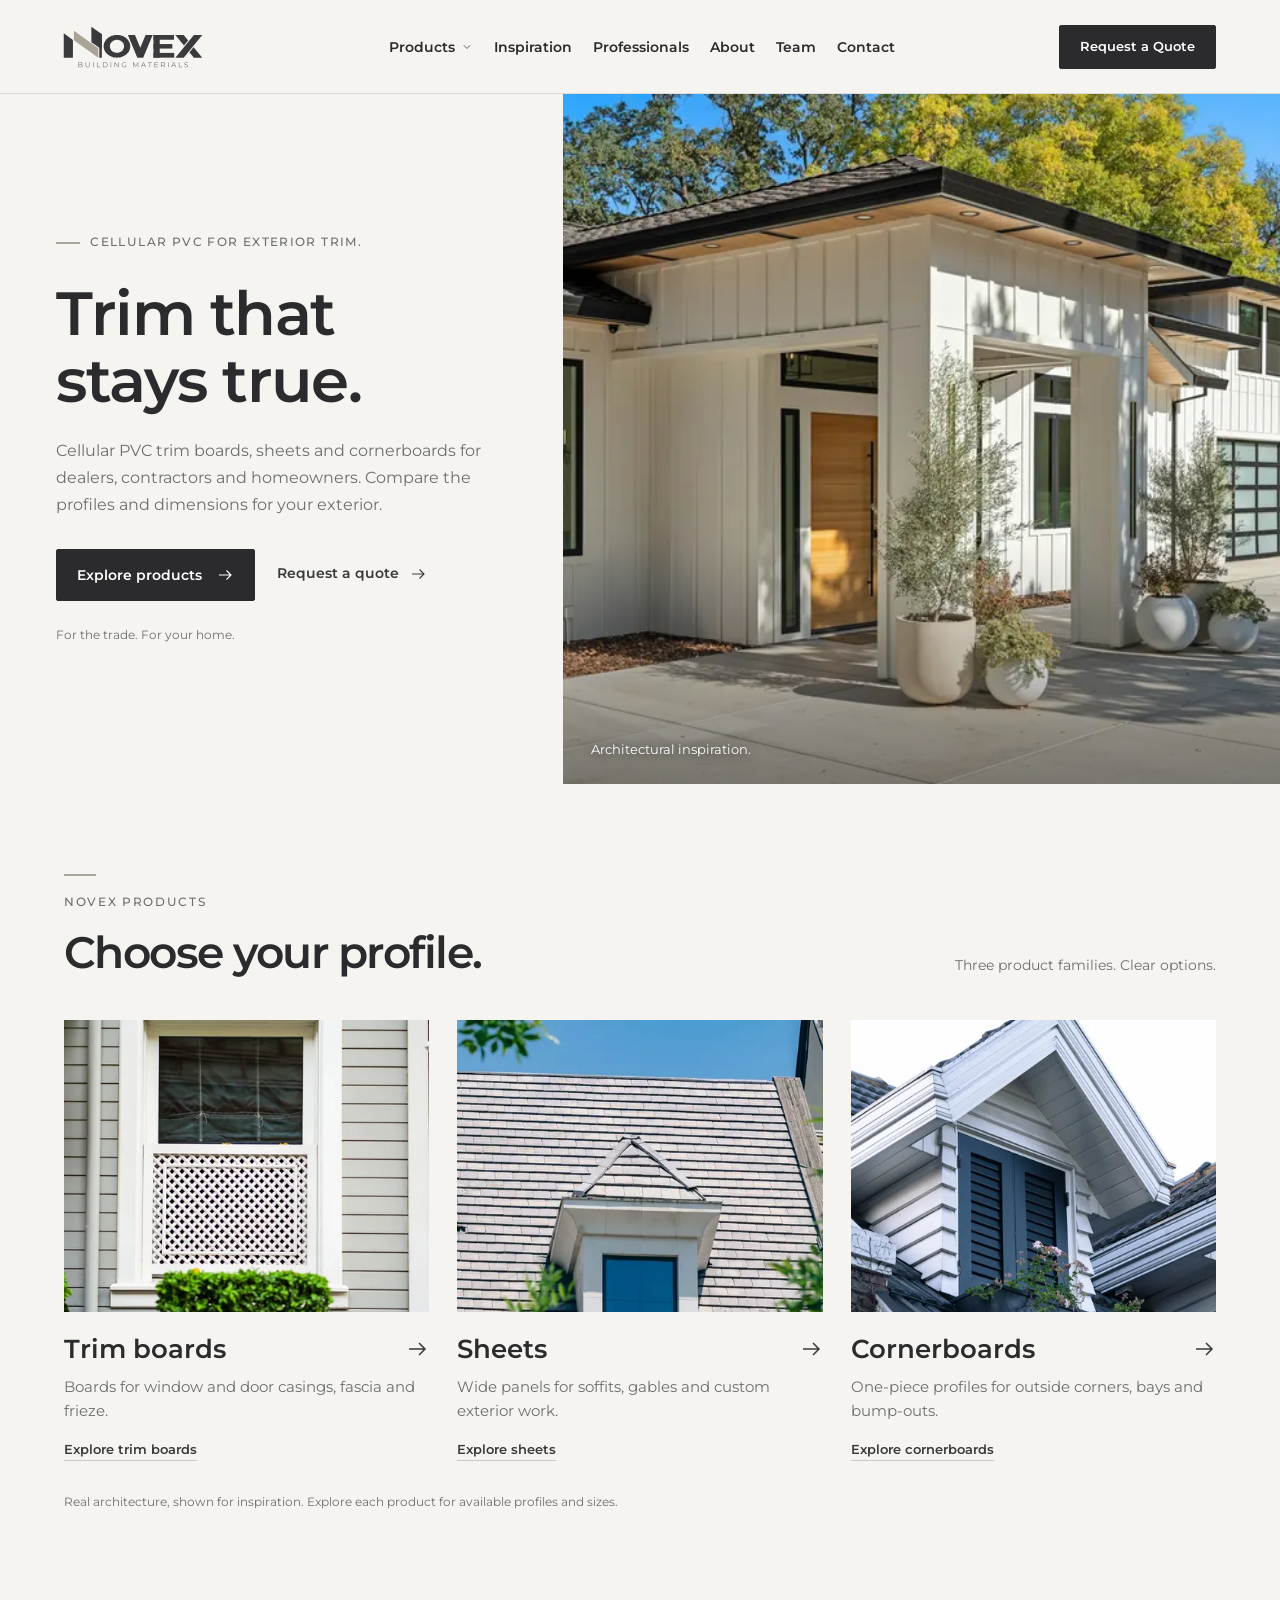
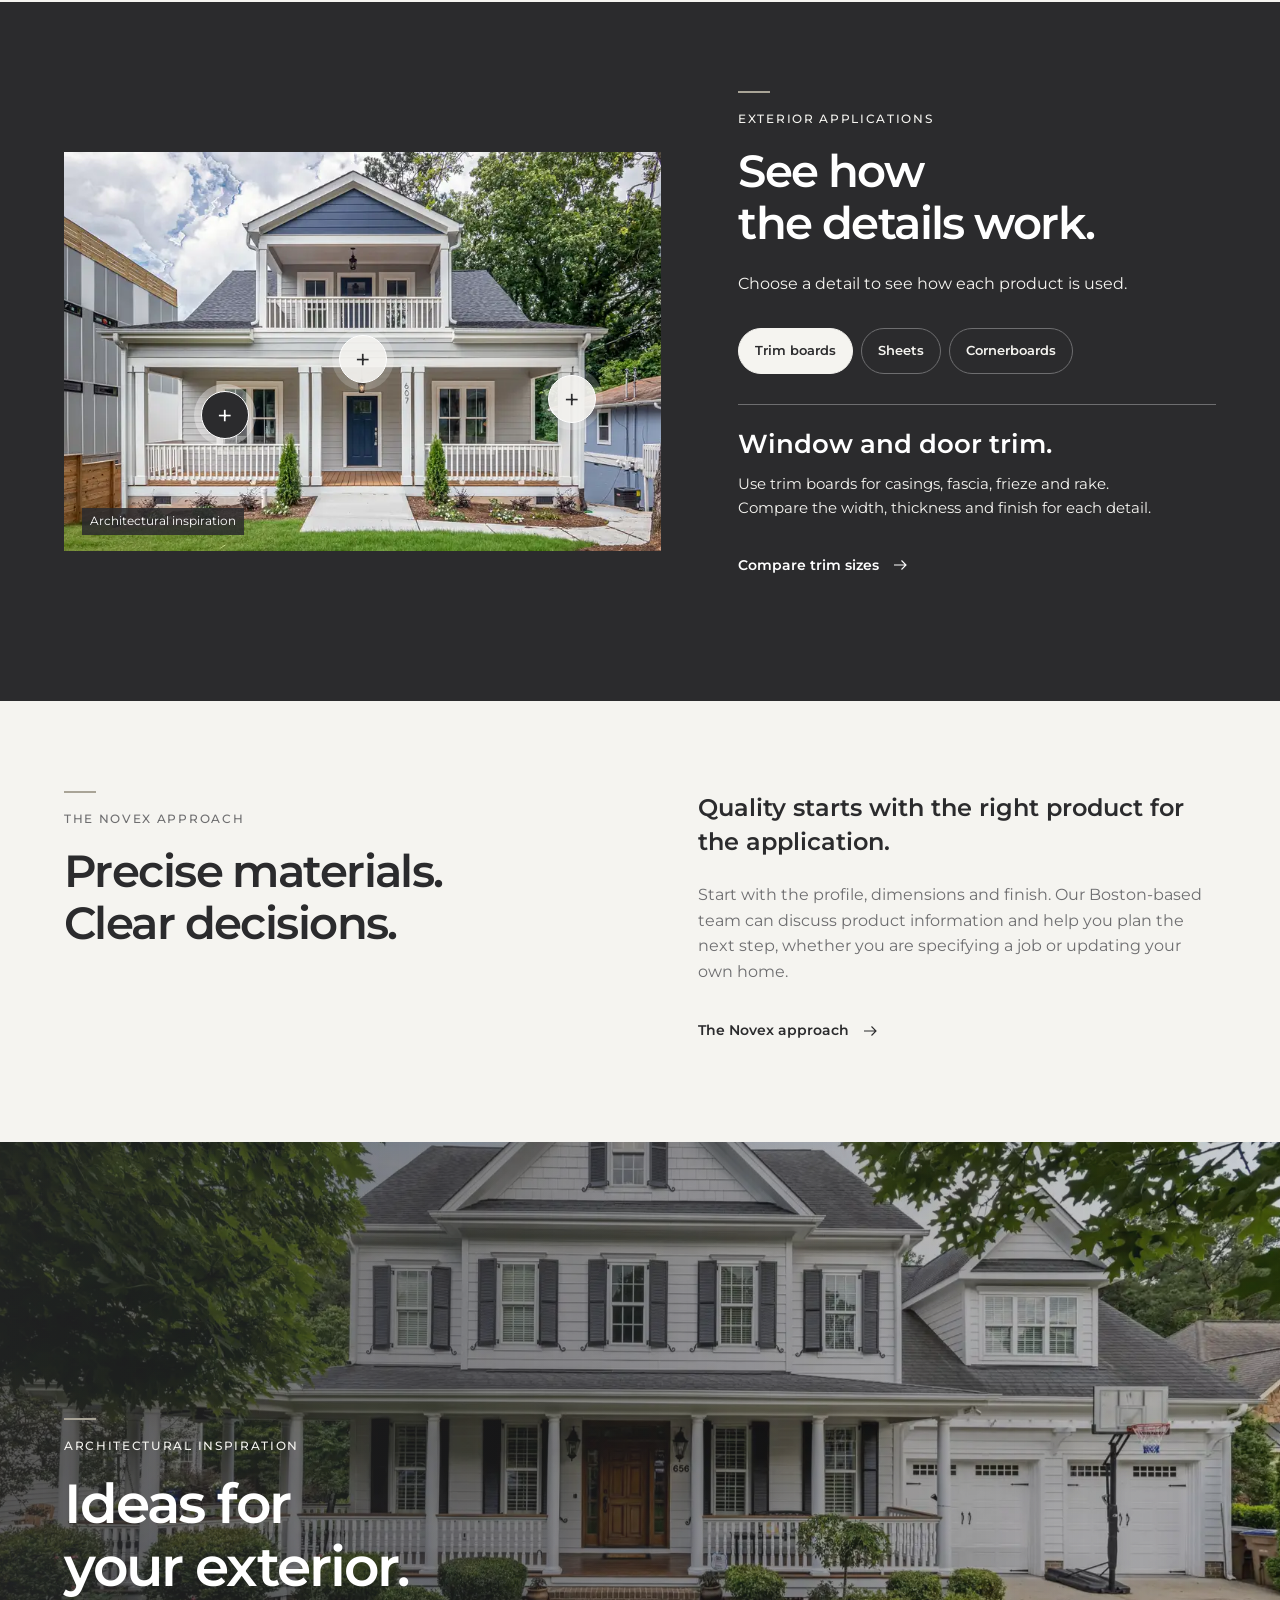
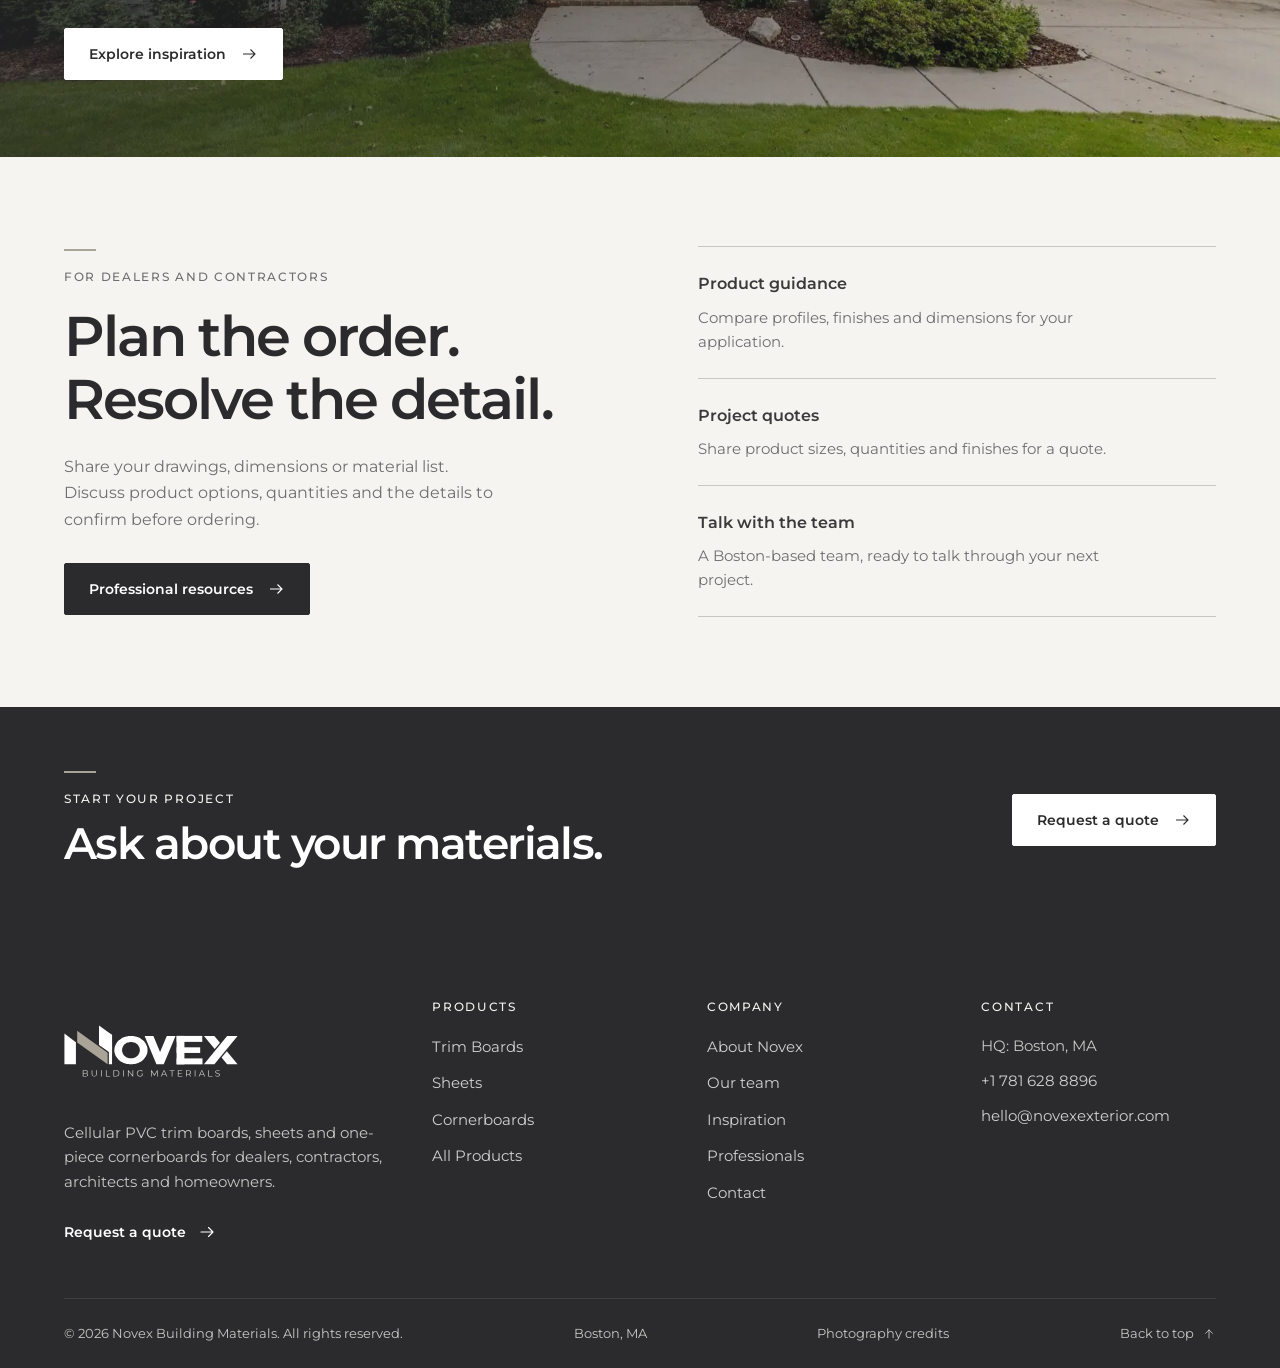
<file: index.html>
<!DOCTYPE html>

<html lang="en">
<head>
<meta charset="utf-8"/>
<meta content="width=device-width, initial-scale=1, viewport-fit=cover" name="viewport"/>
<title>Novex Building Materials — Premium PVC Trim, Sheets &amp; Cornerboards | Boston, MA</title>
<meta content="Cellular PVC trim boards, sheets and cornerboards for dealers, contractors and homeowners. Explore profiles and sizes with the Boston-based Novex team." name="description"/>
<meta content="#F5F4F0" name="theme-color"/>
<meta content="website" property="og:type"/>
<meta content="Novex Building Materials" property="og:site_name"/>
<meta content="Novex Building Materials — Premium PVC Trim, Sheets &amp; Cornerboards | Boston, MA" property="og:title"/>
<meta content="Cellular PVC trim boards, sheets and cornerboards for dealers, contractors and homeowners. Explore profiles and sizes with the Boston-based Novex team." property="og:description"/>
<meta content="summary_large_image" name="twitter:card"/>
<link href="assets/brand/novex-favicon.svg" rel="icon" type="image/svg+xml"/>
<link href="assets/brand/apple-touch-icon.png" rel="apple-touch-icon"/>
<link href="assets/css/styles.css" rel="stylesheet"/>
<link href="assets/css/premium.css" rel="stylesheet"/>
<link as="font" crossorigin="" href="assets/fonts/montserrat-latin-variable.woff2" rel="preload" type="font/woff2"/>
<link href="https://novexexterior.vercel.app/" rel="canonical"/><meta content="https://novexexterior.vercel.app/" property="og:url"/><meta content="https://novexexterior.vercel.app/assets/images/real-modern-farmhouse.jpg" property="og:image"/><meta content="1200" property="og:image:width"/><meta content="800" property="og:image:height"/><meta content="A thoughtfully detailed white home with a wood entry and black roof trim" property="og:image:alt"/><meta content="https://novexexterior.vercel.app/assets/images/real-modern-farmhouse.jpg" name="twitter:image"/></head>
<body class="home">
<a class="skip-link" href="#main">Skip to content</a>
<header class="site-header" id="top">
<div class="container header-inner">
<a aria-label="NOVEX Building Materials — home" class="brand" href="index.html"><img class="brand__logo" src="assets/brand/novex-logo-clearspace.svg" alt="NOVEX Building Materials" width="393" height="185" decoding="async"/></a>
<nav aria-label="Primary" class="nav"><ul class="nav__list"><li class="nav__item nav__item--mega"><a aria-haspopup="true" class="nav__link" href="products.html">Products<svg aria-hidden="true" fill="none" stroke="currentColor" stroke-linecap="round" stroke-linejoin="round" stroke-width="1.5" viewbox="0 0 24 24"><path d="M6 9l6 6 6-6"></path></svg></a><div class="mega"><div class="container mega__inner"><a class="mega__card" href="trim.html"><figure class="media ar-16x9"><img alt="Architectural inspiration: a traditional porch entry with window and door trim" decoding="async" height="800" loading="lazy" sizes="240px" src="assets/images/real-detail-1200.webp" srcset="assets/images/real-detail-320.webp 320w, assets/images/real-detail-480.webp 480w, assets/images/real-detail-800.webp 800w, assets/images/real-detail-1200.webp 1200w, assets/images/real-detail-1800.webp 1800w" width="1200"/></figure><span class="mega__title">Trim Boards</span><span class="mega__desc">Knot-free boards for casings, fascia, frieze and rake.</span></a><a class="mega__card" href="sheets.html"><figure class="media ar-16x9" style="--pos:70% 40%"><img alt="Architectural inspiration: a white clapboard porch with railings and columns" decoding="async" height="952" loading="lazy" sizes="240px" src="assets/images/real-porch-1200.webp" srcset="assets/images/real-porch-320.webp 320w, assets/images/real-porch-480.webp 480w, assets/images/real-porch-800.webp 800w, assets/images/real-porch-1200.webp 1200w, assets/images/real-porch-1800.webp 1800w" width="1200"/></figure><span class="mega__title">Sheets</span><span class="mega__desc">Wide panels for soffits, gables, bays and dormers.</span></a><a class="mega__card" href="cornerboards.html"><figure class="media ar-16x9" style="--pos:78% 50%"><img alt="Architectural inspiration: a shingled home with white porch trim" decoding="async" height="800" loading="lazy" sizes="240px" src="assets/images/real-home-1200.webp" srcset="assets/images/real-home-320.webp 320w, assets/images/real-home-480.webp 480w, assets/images/real-home-800.webp 800w, assets/images/real-home-1200.webp 1200w, assets/images/real-home-1800.webp 1800w" width="1200"/></figure><span class="mega__title">Cornerboards</span><span class="mega__desc">One-piece profiles for clean, finished corners.</span></a><div class="mega__aside"><p>PVC trim, sheets and cornerboards. Built for the trade.</p><a class="link-arrow" href="products.html">View all products <svg aria-hidden="true" fill="none" stroke="currentColor" stroke-linecap="round" stroke-linejoin="round" stroke-width="1.5" viewbox="0 0 24 24"><path d="M4 12h16M14 6l6 6-6 6"></path></svg></a></div></div></div></li><li class="nav__item"><a class="nav__link" href="inspiration.html">Inspiration</a></li><li class="nav__item"><a class="nav__link" href="professionals.html">Professionals</a></li><li class="nav__item"><a class="nav__link" href="about.html">About</a></li><li class="nav__item"><a class="nav__link" href="team.html">Team</a></li><li class="nav__item"><a class="nav__link" href="contact.html">Contact</a></li></ul></nav>
<div class="header-actions">
<a class="btn btn--sm header-cta" href="contact.html#quote">Request a Quote</a>
<button aria-controls="mobile-menu" aria-expanded="false" aria-label="Open menu" class="menu-toggle" type="button"><span class="menu-toggle__lines"><span></span><span></span></span></button>
</div>
</div>
</header>
<div aria-label="Menu" class="mobile-menu" id="mobile-menu" inert="">
<button aria-label="Close menu" class="mobile-menu__close" data-menu-close="" type="button">Close</button>
<ul class="mobile-menu__list"><li><a class="mobile-menu__link" href="products.html">Products</a><div class="mobile-menu__sub"><a href="trim.html">Trim Boards</a><a href="sheets.html">Sheets</a><a href="cornerboards.html">Cornerboards</a><a href="products.html">All products</a></div></li><li><a class="mobile-menu__link" href="inspiration.html">Inspiration</a></li><li><a class="mobile-menu__link" href="professionals.html">Professionals</a></li><li><a class="mobile-menu__link" href="about.html">About</a></li><li><a class="mobile-menu__link" href="team.html">Team</a></li><li><a class="mobile-menu__link" href="contact.html">Contact</a></li></ul>
<div class="mobile-menu__foot">
<a class="btn btn--brass btn--block" href="contact.html#quote">Request a Quote <svg aria-hidden="true" fill="none" stroke="currentColor" stroke-linecap="round" stroke-linejoin="round" stroke-width="1.5" viewbox="0 0 24 24"><path d="M4 12h16M14 6l6 6-6 6"></path></svg></a>
<div class="mobile-menu__contact"><a href="tel:+17816288896">+1 781 628 8896</a><a href="mailto:hello@novexexterior.com">hello@novexexterior.com</a><span>HQ: Boston, MA</span></div>
</div>
</div>
<noscript><nav aria-label="Site navigation" class="fallback-nav"><a href="products.html">Products</a><a href="inspiration.html">Inspiration</a><a href="professionals.html">Professionals</a><a href="about.html">About</a><a href="team.html">Team</a><a href="contact.html#quote">Request a quote</a></nav><style>.menu-toggle,.nx-hotspot,.nx-detail-choices,[role="tablist"]{display:none!important}[role="tabpanel"][hidden]{display:block!important}.fallback-nav{display:flex;flex-wrap:wrap;gap:8px 20px;margin-top:var(--header-h);padding:12px var(--gutter);background:white}.fallback-nav a{min-height:44px;display:flex;align-items:center}.home .nx-hero{padding-top:0}</style></noscript><main id="main">
<section aria-labelledby="hero-title" class="nx-hero">
<div class="nx-hero__copy">
<p class="nx-location"><span aria-hidden="true"></span> Cellular PVC for exterior trim.</p>
<h1 id="hero-title">Trim that<br/>stays true.</h1>
<p class="nx-hero__lead">Cellular PVC trim boards, sheets and cornerboards for dealers, contractors and homeowners. Compare the profiles and dimensions for your exterior.</p>
<div class="btn-row"><a class="btn" href="products.html">Explore products <svg aria-hidden="true" fill="none" stroke="currentColor" stroke-width="1.5" viewbox="0 0 24 24"><path d="M4 12h16M14 6l6 6-6 6"></path></svg></a><a class="nx-text-link" href="contact.html#quote">Request a quote <svg aria-hidden="true" fill="none" stroke="currentColor" stroke-width="1.5" viewbox="0 0 24 24"><path d="M4 12h16M14 6l6 6-6 6"></path></svg></a></div>
<p class="nx-hero__note">For the trade. For your home.</p>
</div>
<figure class="nx-hero__photo media"><img alt="Architectural inspiration: contemporary white house with black roof trim, a wood front door and large windows" decoding="async" fetchpriority="high" height="800" sizes="(min-width: 900px) 56vw, 100vw" src="assets/images/real-modern-farmhouse-1200.webp" srcset="assets/images/real-modern-farmhouse-320.webp 320w, assets/images/real-modern-farmhouse-480.webp 480w, assets/images/real-modern-farmhouse-800.webp 800w, assets/images/real-modern-farmhouse-1200.webp 1200w, assets/images/real-modern-farmhouse-1800.webp 1800w" width="1200"/><figcaption>Architectural inspiration.</figcaption></figure>
</section>
<section aria-labelledby="products-title" class="section nx-products">
<div class="container">
<div class="nx-section-head" data-reveal="heading"><div><p class="nx-label">Novex products</p><h2 class="h2" id="products-title">Choose your profile.</h2></div><p>Three product families. Clear options.</p></div>
<div class="nx-product-grid">
<a class="nx-product" data-reveal="card" href="trim.html"><figure class="media"><img alt="Architectural inspiration: white window surround and lattice panel on gray clapboard above a green planter" decoding="async" height="1800" loading="lazy" sizes="(min-width: 900px) 30vw, (min-width: 600px) 45vw, 40vw" src="assets/images/real-window-box-1200.webp" srcset="assets/images/real-window-box-320.webp 320w, assets/images/real-window-box-480.webp 480w, assets/images/real-window-box-800.webp 800w, assets/images/real-window-box-1200.webp 1200w, assets/images/real-window-box-1800.webp 1800w" width="1200"/></figure><div class="nx-product__body"><div class="nx-product__title"><h3>Trim boards</h3><svg aria-hidden="true" fill="none" stroke="currentColor" stroke-width="1.5" viewbox="0 0 24 24"><path d="M4 12h16M14 6l6 6-6 6"></path></svg></div><p>Boards for window and door casings, fascia and frieze.</p><span class="nx-product__link">Explore trim boards</span></div></a>
<a class="nx-product" data-reveal="card" href="sheets.html"><figure class="media"><img alt="Architectural inspiration: white-trimmed dormer in a shingled roof beneath a clear blue sky" decoding="async" height="2029" loading="lazy" sizes="(min-width: 900px) 30vw, (min-width: 600px) 45vw, 40vw" src="assets/images/real-dormer-1200.webp" srcset="assets/images/real-dormer-320.webp 320w, assets/images/real-dormer-480.webp 480w, assets/images/real-dormer-800.webp 800w, assets/images/real-dormer-1200.webp 1200w, assets/images/real-dormer-1800.webp 1800w" width="1200"/></figure><div class="nx-product__body"><div class="nx-product__title"><h3>Sheets</h3><svg aria-hidden="true" fill="none" stroke="currentColor" stroke-width="1.5" viewbox="0 0 24 24"><path d="M4 12h16M14 6l6 6-6 6"></path></svg></div><p>Wide panels for soffits, gables and custom exterior work.</p><span class="nx-product__link">Explore sheets</span></div></a>
<a class="nx-product" data-reveal="card" href="cornerboards.html"><figure class="media"><img alt="Architectural inspiration: close view of white gable trim and a dormer with dark shutters and flowers" decoding="async" height="1600" loading="lazy" sizes="(min-width: 900px) 30vw, (min-width: 600px) 45vw, 40vw" src="assets/images/real-shutter-detail-1200.webp" srcset="assets/images/real-shutter-detail-320.webp 320w, assets/images/real-shutter-detail-480.webp 480w, assets/images/real-shutter-detail-800.webp 800w, assets/images/real-shutter-detail-1200.webp 1200w, assets/images/real-shutter-detail-1800.webp 1800w" width="1200"/></figure><div class="nx-product__body"><div class="nx-product__title"><h3>Cornerboards</h3><svg aria-hidden="true" fill="none" stroke="currentColor" stroke-width="1.5" viewbox="0 0 24 24"><path d="M4 12h16M14 6l6 6-6 6"></path></svg></div><p>One-piece profiles for outside corners, bays and bump-outs.</p><span class="nx-product__link">Explore cornerboards</span></div></a>
</div>
<p class="nx-photo-note">Real architecture, shown for inspiration. Explore each product for available profiles and sizes.</p>
</div>
</section>
<section aria-labelledby="detail-title" class="nx-details section" data-detail-explorer="">
<div class="container nx-details__grid"><div class="nx-details__intro" data-reveal="heading"><p class="nx-label">Exterior applications</p><h2 id="detail-title">See how<br/>the details work.</h2><p class="nx-details__lead">Choose a detail to see how each product is used.</p></div>
<div class="nx-details__visual" data-reveal="image"><figure class="media"><img alt="Architectural inspiration: blue-gray clapboard home with white trim and a balcony above its front porch" decoding="async" height="800" loading="lazy" sizes="(min-width: 900px) 55vw, 100vw" src="assets/images/real-veranda-1200.webp" srcset="assets/images/real-veranda-320.webp 320w, assets/images/real-veranda-480.webp 480w, assets/images/real-veranda-800.webp 800w, assets/images/real-veranda-1200.webp 1200w, assets/images/real-veranda-1800.webp 1800w" width="1200"/></figure><button aria-controls="detail-trim" aria-label="Explore window and door trim" aria-pressed="true" class="nx-hotspot nx-hotspot--trim" data-detail="trim"><span aria-hidden="true">+</span></button><button aria-controls="detail-sheets" aria-label="Explore sheets for broad exterior surfaces" aria-pressed="false" class="nx-hotspot nx-hotspot--sheets" data-detail="sheets"><span aria-hidden="true">+</span></button><button aria-controls="detail-corners" aria-label="Explore one-piece cornerboards" aria-pressed="false" class="nx-hotspot nx-hotspot--corners" data-detail="corners"><span aria-hidden="true">+</span></button><span class="nx-details__caption">Architectural inspiration</span></div>
<div class="nx-details__copy">
<div aria-label="Choose an exterior detail" class="nx-detail-choices"><button aria-controls="detail-trim" aria-pressed="true" data-detail="trim">Trim boards</button><button aria-controls="detail-sheets" aria-pressed="false" data-detail="sheets">Sheets</button><button aria-controls="detail-corners" aria-pressed="false" data-detail="corners">Cornerboards</button></div>
<div aria-live="polite" class="nx-detail-panels">
<div data-detail-panel="trim" id="detail-trim"><h3>Window and door trim.</h3><p>Use trim boards for casings, fascia, frieze and rake. Compare the width, thickness and finish for each detail.</p><a class="link-arrow" href="trim.html">Compare trim sizes <svg aria-hidden="true" fill="none" stroke="currentColor" stroke-width="1.5" viewbox="0 0 24 24"><path d="M4 12h16M14 6l6 6-6 6"></path></svg></a></div>
<div data-detail-panel="sheets" hidden="" id="detail-sheets"><h3>Wider exterior surfaces.</h3><p>Use sheets for soffits, gables, raised panels and other applications that need more width than a board.</p><a class="link-arrow" href="sheets.html">Explore sheet sizes <svg aria-hidden="true" fill="none" stroke="currentColor" stroke-width="1.5" viewbox="0 0 24 24"><path d="M4 12h16M14 6l6 6-6 6"></path></svg></a></div>
<div data-detail-panel="corners" hidden="" id="detail-corners"><h3>Outside corners.</h3><p>A single profile joins both faces of an outside corner. Compare face widths and finishes for your siding detail.</p><a class="link-arrow" href="cornerboards.html">Explore cornerboards <svg aria-hidden="true" fill="none" stroke="currentColor" stroke-width="1.5" viewbox="0 0 24 24"><path d="M4 12h16M14 6l6 6-6 6"></path></svg></a></div>
</div>
<noscript><p><a href="sheets.html">Explore sheets</a> · <a href="cornerboards.html">Explore cornerboards</a></p></noscript>
</div>
</div>
</section>
<section aria-labelledby="heritage-title" class="section nx-heritage"><div class="container nx-heritage__grid" data-reveal="heading">
<div><p class="nx-label">The Novex approach</p><h2 class="h2" id="heritage-title">Precise materials.<br/>Clear decisions.</h2></div>
<div><p class="nx-heritage__lead">Quality starts with the right product for the application.</p><p>Start with the profile, dimensions and finish. Our Boston-based team can discuss product information and help you plan the next step, whether you are specifying a job or updating your own home.</p><a class="link-arrow" href="about.html">The Novex approach <svg aria-hidden="true" fill="none" stroke="currentColor" stroke-width="1.5" viewbox="0 0 24 24"><path d="M4 12h16M14 6l6 6-6 6"></path></svg></a></div>
</div></section>
<section aria-labelledby="inspiration-title" class="nx-inspiration"><figure class="media" data-parallax="0.02"><img alt="Architectural inspiration: traditional gabled home with a white porch, dark shutters and a landscaped front lawn" decoding="async" height="800" loading="lazy" sizes="100vw" src="assets/images/real-colonial-garden-1200.webp" srcset="assets/images/real-colonial-garden-320.webp 320w, assets/images/real-colonial-garden-480.webp 480w, assets/images/real-colonial-garden-800.webp 800w, assets/images/real-colonial-garden-1200.webp 1200w, assets/images/real-colonial-garden-1800.webp 1800w" width="1200"/></figure><div class="nx-inspiration__content" data-reveal="heading"><p class="nx-label">Architectural inspiration</p><h2 id="inspiration-title">Ideas for<br/>your exterior.</h2><a class="btn btn--light" href="inspiration.html">Explore inspiration <svg aria-hidden="true" fill="none" stroke="currentColor" stroke-width="1.5" viewbox="0 0 24 24"><path d="M4 12h16M14 6l6 6-6 6"></path></svg></a></div></section>
<section aria-labelledby="pros-title" class="section nx-pros"><div class="container nx-pros__grid"><div data-reveal="heading"><p class="nx-label">For dealers and contractors</p><h2 class="h2" id="pros-title">Plan the order.<br/>Resolve the detail.</h2><p class="lead">Share your drawings, dimensions or material list. Discuss product options, quantities and the details to confirm before ordering.</p><a class="btn" href="professionals.html">Professional resources <svg aria-hidden="true" fill="none" stroke="currentColor" stroke-width="1.5" viewbox="0 0 24 24"><path d="M4 12h16M14 6l6 6-6 6"></path></svg></a></div><div class="nx-services" data-reveal=""><div><span>Product guidance</span><p>Compare profiles, finishes and dimensions for your application.</p></div><div><span>Project quotes</span><p>Share product sizes, quantities and finishes for a quote.</p></div><div><span>Talk with the team</span><p>A Boston-based team, ready to talk through your next project.</p></div></div></div></section>
<section class="nx-cta"><div class="container nx-cta__inner"><div><p class="nx-label">Start your project</p><h2>Ask about your materials.</h2></div><a class="btn btn--light" href="contact.html#quote">Request a quote <svg aria-hidden="true" fill="none" stroke="currentColor" stroke-width="1.5" viewbox="0 0 24 24"><path d="M4 12h16M14 6l6 6-6 6"></path></svg></a></div></section>
</main>
<footer class="site-footer">
<div class="container">
<div class="footer-top">
<div class="footer-brand">
<a aria-label="NOVEX Building Materials — home" class="brand" href="index.html"><img class="brand__logo" src="assets/brand/novex-logo-reverse-clearspace.svg" alt="NOVEX Building Materials" width="393" height="185" decoding="async" loading="lazy"/></a>
<p>Cellular PVC trim boards, sheets and one-piece cornerboards for dealers, contractors, architects and homeowners.</p>
<a class="link-arrow" href="contact.html#quote" style="color:#fff">Request a quote <svg aria-hidden="true" fill="none" stroke="currentColor" stroke-linecap="round" stroke-linejoin="round" stroke-width="1.5" viewbox="0 0 24 24"><path d="M4 12h16M14 6l6 6-6 6"></path></svg></a>
</div>
<div class="footer-cols">
<div class="footer-col"><h3>Products</h3><ul>
<li><a href="trim.html">Trim Boards</a></li><li><a href="sheets.html">Sheets</a></li><li><a href="cornerboards.html">Cornerboards</a></li><li><a href="products.html">All Products</a></li></ul></div>
<div class="footer-col"><h3>Company</h3><ul>
<li><a href="about.html">About Novex</a></li><li><a href="team.html">Our team</a></li><li><a href="inspiration.html">Inspiration</a></li><li><a href="professionals.html">Professionals</a></li><li><a href="contact.html">Contact</a></li></ul></div>
</div>
<div class="footer-col"><h3>Contact</h3>
<address><span>HQ: Boston, MA</span><a href="tel:+17816288896">+1 781 628 8896</a><a href="mailto:hello@novexexterior.com">hello@novexexterior.com</a></address>
</div>
</div>
</div>
<div class="footer-bottom container">
<span>© 2026 Novex Building Materials. All rights reserved.</span>
<span>Boston, MA</span>
<a href="photography.html">Photography credits</a><a class="to-top" href="#top">Back to top <svg aria-hidden="true" fill="none" stroke="currentColor" stroke-linecap="round" stroke-linejoin="round" stroke-width="1.5" viewbox="0 0 24 24"><path d="M12 19V5M6 11l6-6 6 6"></path></svg></a>
</div>
</footer>
<nav aria-label="Quick actions" class="action-bar"><a href="tel:+17816288896">Call Novex</a>
<a href="contact.html#quote">Request a quote <svg aria-hidden="true" fill="none" stroke="currentColor" stroke-linecap="round" stroke-linejoin="round" stroke-width="1.5" viewbox="0 0 24 24"><path d="M4 12h16M14 6l6 6-6 6"></path></svg></a>
</nav>
<script defer="" src="assets/js/main.js"></script>
</body>
</html>
</file>
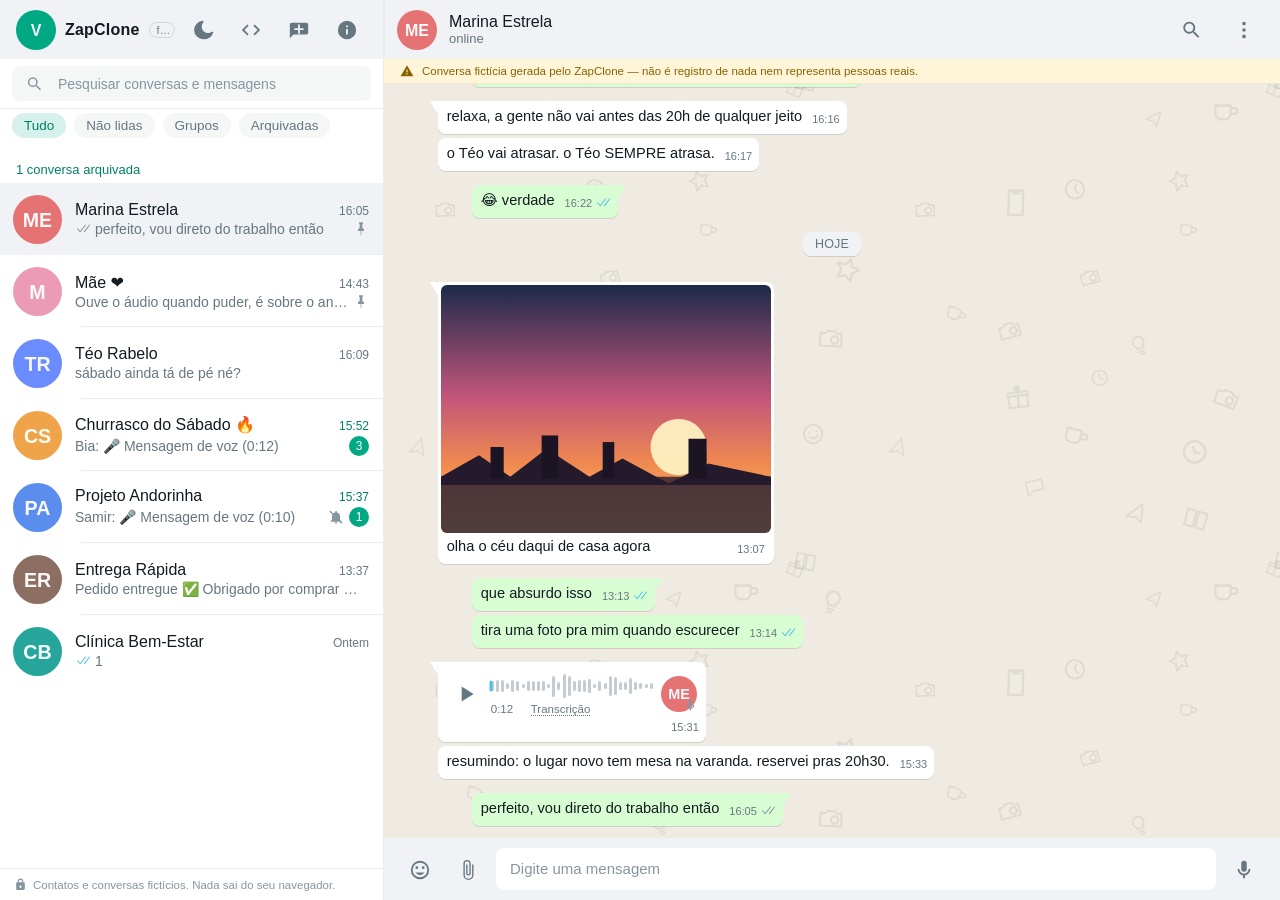
<file: zapclone/index.html>
<!DOCTYPE html>
<html lang="pt-BR" data-theme="light">
<head>
<meta charset="utf-8">
<meta name="viewport" content="width=device-width, initial-scale=1, viewport-fit=cover">
<title>ZapClone</title>
<meta name="description" content="Clone da interface de um app de mensagens, feito em HTML/CSS/JS puro. Conversas e contatos totalmente fictícios, com editor de roteiro embutido.">
<meta name="color-scheme" content="light dark">
<link rel="icon" href="data:image/svg+xml,<svg xmlns='http://www.w3.org/2000/svg' viewBox='0 0 32 32'><rect width='32' height='32' rx='8' fill='%2300a884'/><path d='M16 7a9 9 0 0 0-7.8 13.5L7 25l4.6-1.2A9 9 0 1 0 16 7z' fill='%23fff'/></svg>">
<link rel="stylesheet" href="styles.css">
<script>
/* define o tema antes da primeira pintura, para a tela não piscar branca */
(function () {
  try {
    var d = document.documentElement;
    var t = localStorage.getItem('zapclone.theme')
         || d.getAttribute('data-theme')
         || (matchMedia('(prefers-color-scheme: dark)').matches ? 'dark' : 'light');
    d.setAttribute('data-theme', t);
  } catch (e) {}
})();
</script>
</head>
<body>

<!-- ============================================================
     Sprite de ícones
     ============================================================ -->
<svg style="display:none" aria-hidden="true">
  <symbol id="i-dots" viewBox="0 0 24 24"><path d="M12 7a2 2 0 1 0 0-4 2 2 0 0 0 0 4zm0 7a2 2 0 1 0 0-4 2 2 0 0 0 0 4zm0 7a2 2 0 1 0 0-4 2 2 0 0 0 0 4z"/></symbol>
  <symbol id="i-search" viewBox="0 0 24 24"><path d="M15.01 14h-.8l-.27-.27a6.5 6.5 0 1 0-.7.7l.27.27v.79l5 4.99L20 19l-4.99-5zm-6 0a4.5 4.5 0 1 1 0-9 4.5 4.5 0 0 1 0 9z"/></symbol>
  <symbol id="i-newchat" viewBox="0 0 24 24"><path d="M20 4H4a2 2 0 0 0-2 2v15l4-4h14a2 2 0 0 0 2-2V6a2 2 0 0 0-2-2zm-3 8h-4v4h-2v-4H7v-2h4V6h2v4h4v2z"/></symbol>
  <symbol id="i-back" viewBox="0 0 24 24"><path d="M20 11H7.8l5.6-5.6L12 4l-8 8 8 8 1.4-1.4L7.8 13H20v-2z"/></symbol>
  <symbol id="i-clip" viewBox="0 0 24 24"><path d="M16.5 6v11.5a4 4 0 0 1-8 0V5a2.5 2.5 0 0 1 5 0v10.5a1 1 0 0 1-2 0V6H10v9.5a2.5 2.5 0 0 0 5 0V5a4 4 0 0 0-8 0v12.5a5.5 5.5 0 0 0 11 0V6h-1.5z"/></symbol>
  <symbol id="i-smile" viewBox="0 0 24 24"><path d="M12 2a10 10 0 1 0 0 20 10 10 0 0 0 0-20zm0 18a8 8 0 1 1 0-16 8 8 0 0 1 0 16zM8.5 11a1.5 1.5 0 1 0 0-3 1.5 1.5 0 0 0 0 3zm7 0a1.5 1.5 0 1 0 0-3 1.5 1.5 0 0 0 0 3zM12 17.5c2.03 0 3.8-1.11 4.75-2.75h-9.5A5.49 5.49 0 0 0 12 17.5z"/></symbol>
  <symbol id="i-send" viewBox="0 0 24 24"><path d="M2.01 21 23 12 2.01 3 2 10l15 2-15 2z"/></symbol>
  <symbol id="i-mic" viewBox="0 0 24 24"><path d="M12 14a3 3 0 0 0 3-3V5a3 3 0 0 0-6 0v6a3 3 0 0 0 3 3zm5-3a5 5 0 0 1-10 0H5a7 7 0 0 0 6 6.92V21h2v-3.08A7 7 0 0 0 19 11h-2z"/></symbol>
  <symbol id="i-tick1" viewBox="0 0 16 15"><path d="M10.91 3.316 5.7 10.02a.5.5 0 0 1-.79.02L2.3 7.03a.5.5 0 0 1 .76-.65l2.2 2.56 4.86-6.25a.5.5 0 1 1 .79.62z"/></symbol>
  <symbol id="i-tick2" viewBox="0 0 16 15"><path d="M15.01 3.316 9.8 10.02a.5.5 0 0 1-.79.02l-.3-.34.7-.9 4.81-6.1a.5.5 0 1 1 .79.62zm-4.2 0L5.6 10.02a.5.5 0 0 1-.79.02L2.2 7.03a.5.5 0 0 1 .76-.65l2.2 2.56 4.86-6.25a.5.5 0 1 1 .79.62z"/></symbol>
  <symbol id="i-down" viewBox="0 0 24 24"><path d="M12 15.5 5.5 9l1.4-1.4L12 12.7l5.1-5.1L18.5 9 12 15.5z"/></symbol>
  <symbol id="i-pin" viewBox="0 0 24 24"><path d="M14 4v6l2.5 2.5V15h-4v6l-.5 1-.5-1v-6h-4v-2.5L10 10V4H9V2h6v2h-1z"/></symbol>
  <symbol id="i-mute" viewBox="0 0 24 24"><path d="M12 22a2 2 0 0 0 2-2h-4a2 2 0 0 0 2 2zm6-6v-5a6 6 0 0 0-4.5-5.8V4.5a1.5 1.5 0 0 0-3 0v.7A6 6 0 0 0 6 11v5l-2 2v1h16v-1l-2-2zM3.3 2.3 1.9 3.7l18.4 18.4 1.4-1.4L3.3 2.3z"/></symbol>
  <symbol id="i-play" viewBox="0 0 24 24"><path d="M8 5v14l11-7L8 5z"/></symbol>
  <symbol id="i-pause" viewBox="0 0 24 24"><path d="M6 5h4v14H6V5zm8 0h4v14h-4V5z"/></symbol>
  <symbol id="i-doc" viewBox="0 0 24 28"><path d="M4 0h11l7 7v19a2 2 0 0 1-2 2H4a2 2 0 0 1-2-2V2a2 2 0 0 1 2-2z" opacity=".18"/><path d="M15 0l7 7h-5a2 2 0 0 1-2-2V0z"/><path d="M6 14h12v1.6H6V14zm0 4h12v1.6H6V18zm0 4h8v1.6H6V22z"/></symbol>
  <symbol id="i-x" viewBox="0 0 24 24"><path d="m19 6.41-1.41-1.41L12 10.59 6.41 5 5 6.41 10.59 12 5 17.59 6.41 19 12 13.41 17.59 19 19 17.59 13.41 12 19 6.41z"/></symbol>
  <symbol id="i-info" viewBox="0 0 24 24"><path d="M12 2a10 10 0 1 0 0 20 10 10 0 0 0 0-20zm1 15h-2v-6h2v6zm0-8h-2V7h2v2z"/></symbol>
  <symbol id="i-moon" viewBox="0 0 24 24"><path d="M12.3 22a10 10 0 0 1-.8-19.97c.9-.07 1.35 1.03.73 1.69a7 7 0 0 0 9.4 10.25c.74-.5 1.7.16 1.42 1A10 10 0 0 1 12.3 22z"/></symbol>
  <symbol id="i-sun" viewBox="0 0 24 24"><path d="M12 17a5 5 0 1 1 0-10 5 5 0 0 1 0 10zm0-13.5a1 1 0 0 1 1 1V6a1 1 0 1 1-2 0V4.5a1 1 0 0 1 1-1zm0 15a1 1 0 0 1 1 1V21a1 1 0 1 1-2 0v-1.5a1 1 0 0 1 1-1zM21 11a1 1 0 1 1 0 2h-1.5a1 1 0 1 1 0-2H21zM4.5 11a1 1 0 1 1 0 2H3a1 1 0 1 1 0-2h1.5zm13.8-6.3a1 1 0 0 1 1.42 1.42l-1.07 1.06a1 1 0 0 1-1.41-1.41L18.3 4.7zM6.36 16.93a1 1 0 1 1 1.41 1.41L6.7 19.4A1 1 0 0 1 5.3 18l1.06-1.07zm12 0L19.4 18a1 1 0 0 1-1.41 1.41l-1.06-1.06a1 1 0 0 1 1.41-1.41zM7.77 4.7a1 1 0 0 1-1.41 1.41L5.3 5.05A1 1 0 0 1 6.7 3.64L7.77 4.7z"/></symbol>
  <symbol id="i-code" viewBox="0 0 24 24"><path d="m9.4 16.6-4.6-4.6 4.6-4.6L8 6l-6 6 6 6 1.4-1.4zm5.2 0 4.6-4.6-4.6-4.6L16 6l6 6-6 6-1.4-1.4z"/></symbol>
  <symbol id="i-reply" viewBox="0 0 24 24"><path d="M10 9V5l-7 7 7 7v-4.1c5 0 8.5 1.6 11 5.1-1-5-4-10-11-11z"/></symbol>
  <symbol id="i-warn" viewBox="0 0 24 24"><path d="M1 21h22L12 2 1 21zm12-3h-2v-2h2v2zm0-4h-2v-4h2v4z"/></symbol>
  <symbol id="i-group" viewBox="0 0 24 24"><path d="M16 11a3 3 0 1 0 0-6 3 3 0 0 0 0 6zm-8 0a3 3 0 1 0 0-6 3 3 0 0 0 0 6zm0 2c-2.3 0-7 1.2-7 3.5V19h14v-2.5c0-2.3-4.7-3.5-7-3.5zm8 0c-.3 0-.6 0-1 .1 1.2.8 2 2 2 3.4V19h6v-2.5c0-2.3-4.7-3.5-7-3.5z"/></symbol>
  <symbol id="i-trash" viewBox="0 0 24 24"><path d="M6 19a2 2 0 0 0 2 2h8a2 2 0 0 0 2-2V7H6v12zM19 4h-3.5l-1-1h-5l-1 1H5v2h14V4z"/></symbol>
  <symbol id="i-lock" viewBox="0 0 24 24"><path d="M18 8h-1V6a5 5 0 0 0-10 0v2H6a2 2 0 0 0-2 2v10a2 2 0 0 0 2 2h12a2 2 0 0 0 2-2V10a2 2 0 0 0-2-2zM9 6a3 3 0 1 1 6 0v2H9V6zm3 12a2 2 0 1 1 0-4 2 2 0 0 1 0 4z"/></symbol>
  <symbol id="i-chat-art" viewBox="0 0 300 200">
    <rect x="40" y="30" width="150" height="34" rx="17" fill="currentColor" opacity=".22"/>
    <rect x="110" y="76" width="150" height="34" rx="17" fill="currentColor" opacity=".35"/>
    <rect x="40" y="122" width="110" height="34" rx="17" fill="currentColor" opacity=".22"/>
  </symbol>
</svg>

<!-- ============================================================
     Aplicativo
     ============================================================ -->
<div class="app">

  <!-- ------------------------- painel lateral ------------------ -->
  <aside class="sidebar">
    <div class="side-head">
      <div class="brand">
        <span class="avatar sm" id="meAvatar"></span>
        <b>ZapClone</b> <small title="Interface de demonstração com conteúdo fictício">ficção</small>
      </div>
      <button class="icon-btn" id="btnTheme" title="Alternar tema claro/escuro" aria-label="Alternar tema">
        <svg><use href="#i-moon"></use></svg>
      </button>
      <button class="icon-btn" id="btnEditor" title="Editor de roteiro" aria-label="Editor de roteiro">
        <svg><use href="#i-code"></use></svg>
      </button>
      <button class="icon-btn" id="btnNew" title="Nova conversa" aria-label="Nova conversa">
        <svg><use href="#i-newchat"></use></svg>
      </button>
      <button class="icon-btn" id="btnAbout" title="Sobre" aria-label="Sobre">
        <svg><use href="#i-info"></use></svg>
      </button>
    </div>

    <div class="side-search">
      <label class="search-box">
        <svg><use href="#i-search"></use></svg>
        <input id="q" type="search" placeholder="Pesquisar conversas e mensagens" autocomplete="off" aria-label="Pesquisar">
      </label>
    </div>

    <div class="filters" role="group" aria-label="Filtros">
      <button class="chip" data-filter="all"     aria-pressed="true">Tudo</button>
      <button class="chip" data-filter="unread"  aria-pressed="false">Não lidas</button>
      <button class="chip" data-filter="groups"  aria-pressed="false">Grupos</button>
      <button class="chip" data-filter="archived" aria-pressed="false">Arquivadas</button>
    </div>

    <div class="chat-list scroll" id="list" role="list"></div>

    <div class="side-foot">
      <svg><use href="#i-lock"></use></svg>
      <span>Contatos e conversas fictícios. Nada sai do seu navegador.</span>
    </div>
  </aside>

  <!-- ------------------------- conversa ------------------------ -->
  <main class="pane" id="pane">

    <div class="pane-empty" id="paneEmpty">
      <svg class="art" viewBox="0 0 300 200" style="color:var(--text-3)"><use href="#i-chat-art"></use></svg>
      <h2>ZapClone</h2>
      <p>
        Uma recriação da interface de um app de mensagens, em HTML, CSS e JavaScript puro.
        Escolha uma conversa à esquerda — ou abra o <b>editor de roteiro</b> e escreva a sua.
        Todos os contatos e mensagens são inventados.
      </p>
    </div>

    <div class="pane-chat" id="paneChat" hidden>
      <header class="chat-head">
        <button class="icon-btn back" id="btnBack" aria-label="Voltar"><svg><use href="#i-back"></use></svg></button>
        <span class="avatar sm" id="headAvatar"></span>
        <div class="who" id="btnProfile" role="button" tabindex="0">
          <b id="headName"></b>
          <span id="headSub"></span>
        </div>
        <button class="icon-btn" id="btnFind" title="Pesquisar na conversa" aria-label="Pesquisar na conversa"><svg><use href="#i-search"></use></svg></button>
        <button class="icon-btn" id="btnChatMenu" title="Mais opções" aria-label="Mais opções"><svg><use href="#i-dots"></use></svg></button>
      </header>

      <div class="fiction-bar">
        <svg><use href="#i-warn"></use></svg>
        <span>Conversa fictícia gerada pelo ZapClone<span class="long"> — não é registro de nada nem representa pessoas reais</span>.</span>
      </div>

      <div class="inchat-search" id="findBar">
        <label class="search-box">
          <svg><use href="#i-search"></use></svg>
          <input id="findInput" type="search" placeholder="Pesquisar nesta conversa" autocomplete="off">
        </label>
        <span class="count" id="findCount"></span>
        <button class="icon-btn small" id="findPrev" aria-label="Anterior" style="transform:rotate(180deg)"><svg><use href="#i-down"></use></svg></button>
        <button class="icon-btn small" id="findNext" aria-label="Próximo"><svg><use href="#i-down"></use></svg></button>
        <button class="icon-btn small" id="findClose" aria-label="Fechar busca"><svg><use href="#i-x"></use></svg></button>
      </div>

      <div class="messages scroll" id="messages">
        <div class="messages-inner" id="msgInner"></div>
      </div>

      <button class="jump" id="btnJump" aria-label="Ir para a última mensagem"><svg><use href="#i-down"></use></svg></button>

      <div class="composer">
        <div class="reply-bar" id="replyBar">
          <div class="q"><b id="replyWho"></b><span id="replyText"></span></div>
          <button class="icon-btn small" id="replyCancel" aria-label="Cancelar resposta"><svg><use href="#i-x"></use></svg></button>
        </div>
        <div class="composer-row" id="composerRow">
          <button class="icon-btn" id="btnEmoji" title="Emojis" aria-label="Emojis"><svg><use href="#i-smile"></use></svg></button>
          <button class="icon-btn" id="btnAttach" title="Anexar" aria-label="Anexar"><svg><use href="#i-clip"></use></svg></button>
          <div class="input-wrap">
            <textarea id="input" rows="1" placeholder="Digite uma mensagem" aria-label="Mensagem"></textarea>
          </div>
          <button class="icon-btn" id="btnSend" title="Gravar áudio" aria-label="Gravar áudio"><svg><use href="#i-mic"></use></svg></button>
        </div>

        <div class="rec-row" id="recRow">
          <button class="icon-btn" id="recCancel" title="Descartar" aria-label="Descartar gravação"><svg><use href="#i-trash"></use></svg></button>
          <span class="blip" aria-hidden="true"></span>
          <span class="rt" id="recTime">0:00</span>
          <span class="hint">Gravando… toque no avião para enviar</span>
          <button class="icon-btn send-rec" id="recSend" title="Enviar áudio" aria-label="Enviar áudio"><svg><use href="#i-send"></use></svg></button>
        </div>
        <div class="emoji-pop" id="emojiPop"></div>
      </div>
    </div>
  </main>
</div>

<!-- menus flutuantes -->
<div class="menu" id="menu"></div>

<!-- modal genérico -->
<div class="overlay" id="overlay">
  <div class="modal" role="dialog" aria-modal="true" aria-labelledby="modalTitle">
    <header>
      <h3 id="modalTitle"></h3>
      <button class="icon-btn" id="modalClose" aria-label="Fechar"><svg><use href="#i-x"></use></svg></button>
    </header>
    <div class="body" id="modalBody"></div>
    <footer id="modalFoot"></footer>
  </div>
</div>

<!-- visualizador de imagem -->
<div class="lightbox" id="lightbox">
  <button class="icon-btn close" id="lightboxClose" aria-label="Fechar"><svg><use href="#i-x"></use></svg></button>
  <img id="lightboxImg" alt="">
</div>

<script src="data.js"></script>
<script src="app.js"></script>
</body>
</html>
</file>
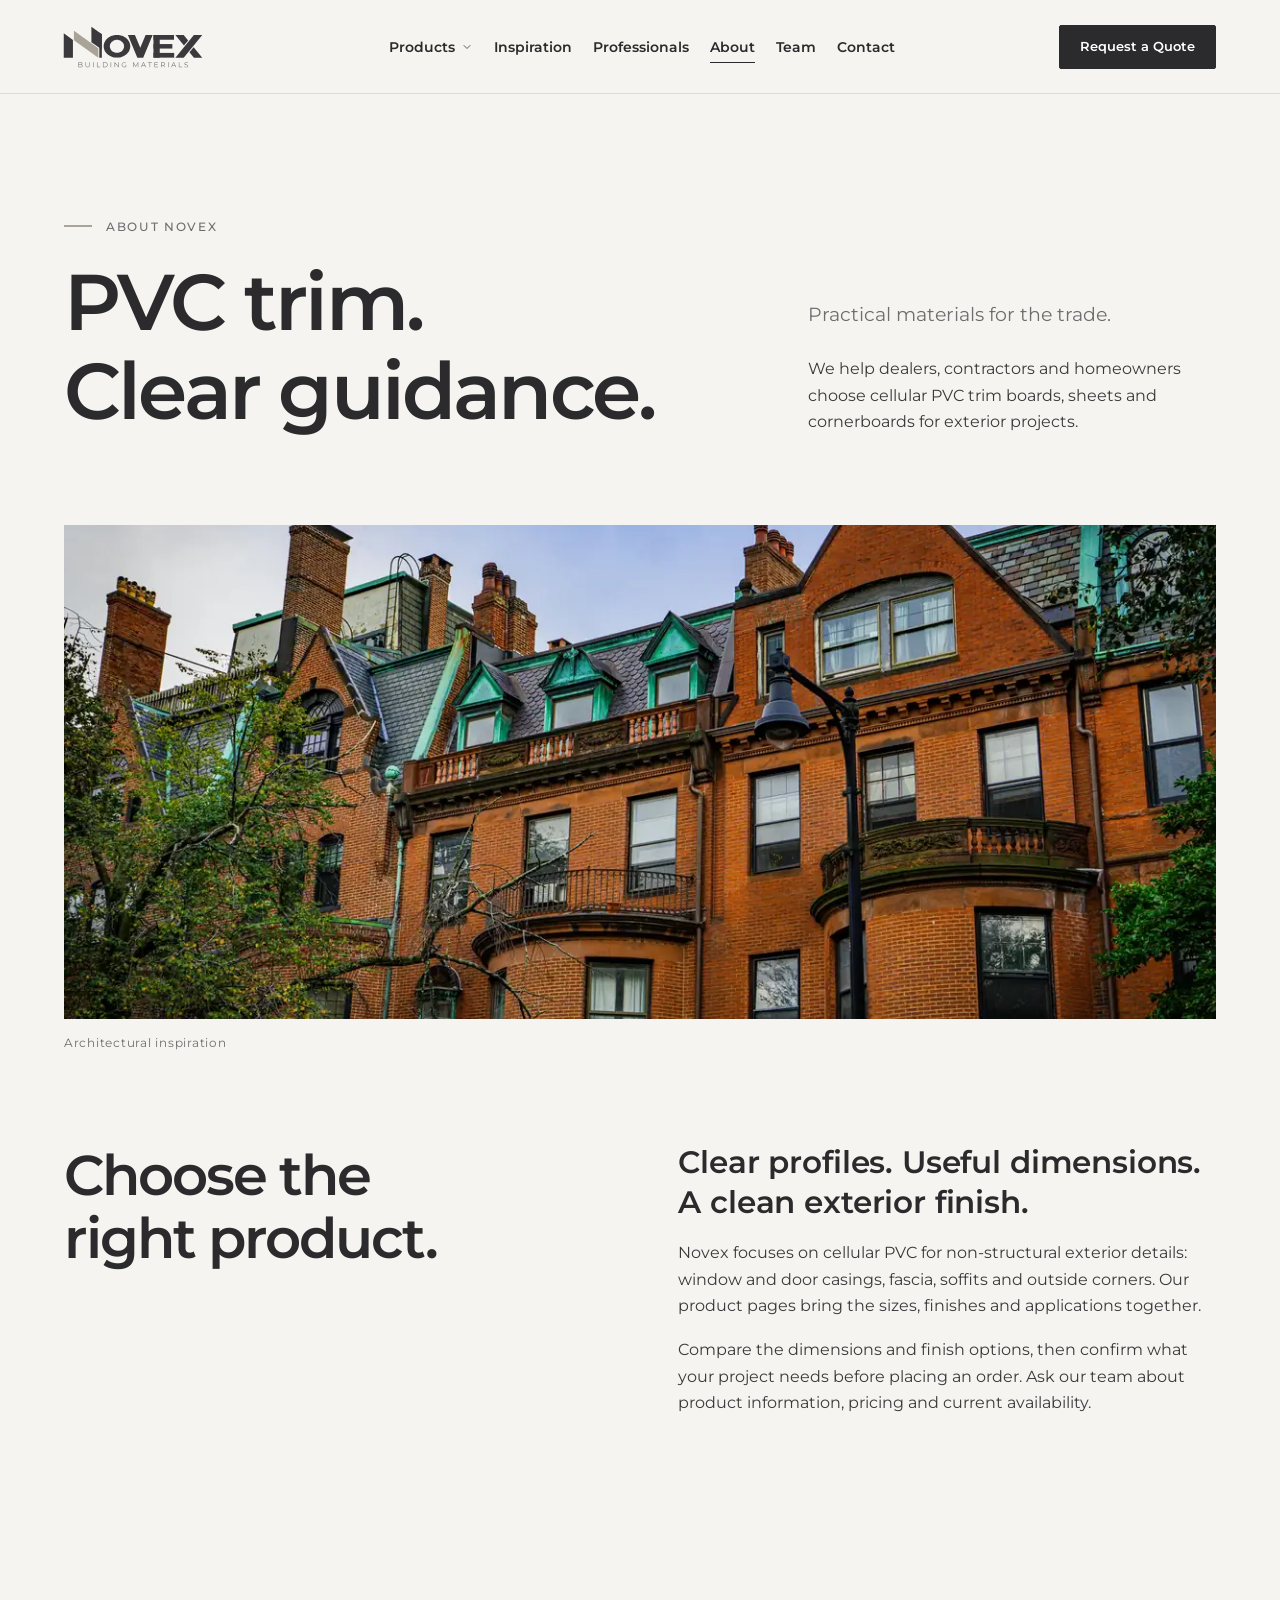
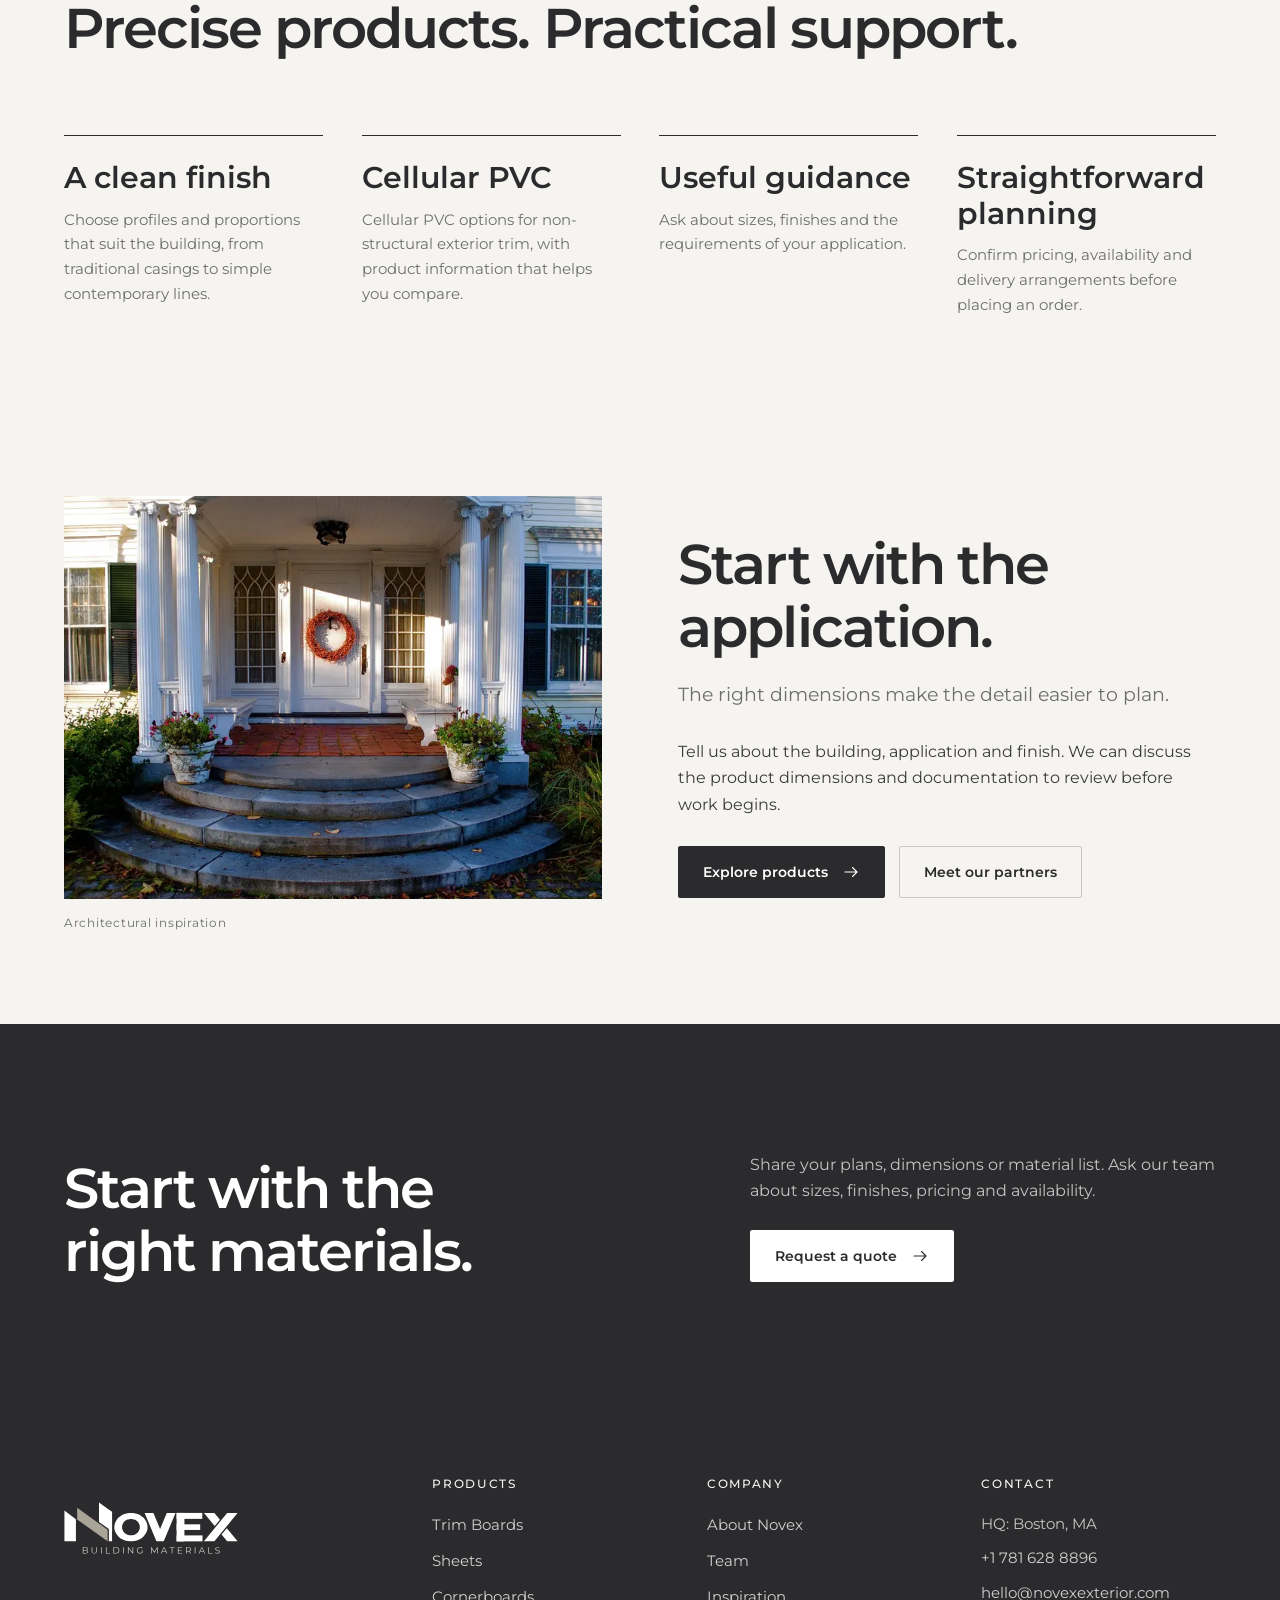
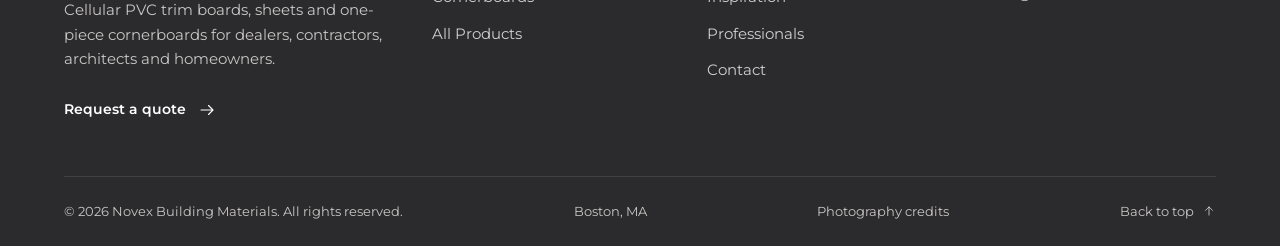
<file: about.html>
<!DOCTYPE html>

<html lang="en">
<head>
<meta charset="utf-8"/>
<meta content="width=device-width, initial-scale=1, viewport-fit=cover" name="viewport"/>
<title>About | Novex Building Materials</title>
<meta content="Discover a considered approach to cellular PVC exterior trim, sheets and cornerboards from Novex Building Materials." name="description"/>
<meta content="#F5F4F0" name="theme-color"/>
<meta content="website" property="og:type"/>
<meta content="Novex Building Materials" property="og:site_name"/>
<meta content="About | Novex Building Materials" property="og:title"/>
<meta content="Discover a considered approach to cellular PVC exterior trim, sheets and cornerboards from Novex Building Materials." property="og:description"/>
<meta content="summary_large_image" name="twitter:card"/>
<link href="assets/brand/novex-favicon.svg" rel="icon" type="image/svg+xml"/>
<link href="assets/brand/apple-touch-icon.png" rel="apple-touch-icon"/>
<link href="assets/css/styles.css" rel="stylesheet"/>
<link href="assets/css/premium.css" rel="stylesheet"/>
<link as="font" crossorigin="" href="assets/fonts/montserrat-latin-variable.woff2" rel="preload" type="font/woff2"/>
<link href="https://novexexterior.vercel.app/about" rel="canonical"/><meta content="https://novexexterior.vercel.app/about" property="og:url"/><meta content="https://novexexterior.vercel.app/assets/images/real-modern-farmhouse.jpg" property="og:image"/><meta content="1200" property="og:image:width"/><meta content="800" property="og:image:height"/><meta content="A thoughtfully detailed white home with a wood entry and black roof trim" property="og:image:alt"/><meta content="https://novexexterior.vercel.app/assets/images/real-modern-farmhouse.jpg" name="twitter:image"/></head>
<body>
<a class="skip-link" href="#main">Skip to content</a>
<header class="site-header" id="top">
<div class="container header-inner">
<a aria-label="NOVEX Building Materials — home" class="brand" href="index.html"><img class="brand__logo" src="assets/brand/novex-logo-clearspace.svg" alt="NOVEX Building Materials" width="393" height="185" decoding="async"/></a>
<nav aria-label="Primary" class="nav"><ul class="nav__list"><li class="nav__item nav__item--mega"><a aria-haspopup="true" class="nav__link" href="products.html">Products<svg aria-hidden="true" fill="none" stroke="currentColor" stroke-linecap="round" stroke-linejoin="round" stroke-width="1.5" viewbox="0 0 24 24"><path d="M6 9l6 6 6-6"></path></svg></a><div class="mega"><div class="container mega__inner"><a class="mega__card" href="trim.html"><figure class="media ar-16x9"><img alt="Architectural inspiration: a white gable and window surround" decoding="async" height="800" loading="lazy" sizes="240px" src="assets/images/real-window-1200.webp" srcset="assets/images/real-window-320.webp 320w, assets/images/real-window-480.webp 480w, assets/images/real-window-800.webp 800w, assets/images/real-window-1200.webp 1200w, assets/images/real-window-1800.webp 1800w" width="1200"/></figure><span class="mega__title">Trim Boards</span><span class="mega__desc">Knot-free boards for casings, fascia, frieze and rake.</span></a><a class="mega__card" href="sheets.html"><figure class="media ar-16x9" style="--pos:70% 40%"><img alt="Architectural inspiration: a white clapboard porch with railings and columns" decoding="async" height="952" loading="lazy" sizes="240px" src="assets/images/real-porch-1200.webp" srcset="assets/images/real-porch-320.webp 320w, assets/images/real-porch-480.webp 480w, assets/images/real-porch-800.webp 800w, assets/images/real-porch-1200.webp 1200w, assets/images/real-porch-1800.webp 1800w" width="1200"/></figure><span class="mega__title">Sheets</span><span class="mega__desc">Wide panels for soffits, gables, bays and dormers.</span></a><a class="mega__card" href="cornerboards.html"><figure class="media ar-16x9" style="--pos:78% 50%"><img alt="Architectural inspiration: a shingled home with white porch trim" decoding="async" height="800" loading="lazy" sizes="240px" src="assets/images/real-home-1200.webp" srcset="assets/images/real-home-320.webp 320w, assets/images/real-home-480.webp 480w, assets/images/real-home-800.webp 800w, assets/images/real-home-1200.webp 1200w, assets/images/real-home-1800.webp 1800w" width="1200"/></figure><span class="mega__title">Cornerboards</span><span class="mega__desc">One-piece profiles for outside corners.</span></a><div class="mega__aside"><p>PVC trim, sheets and cornerboards. Built for the trade.</p><a class="link-arrow" href="products.html">View all products <svg aria-hidden="true" fill="none" stroke="currentColor" stroke-linecap="round" stroke-linejoin="round" stroke-width="1.5" viewbox="0 0 24 24"><path d="M4 12h16M14 6l6 6-6 6"></path></svg></a></div></div></div></li><li class="nav__item"><a class="nav__link" href="inspiration.html">Inspiration</a></li><li class="nav__item"><a class="nav__link" href="professionals.html">Professionals</a></li><li class="nav__item"><a aria-current="page" class="nav__link" href="about.html">About</a></li><li class="nav__item"><a class="nav__link" href="team.html">Team</a></li><li class="nav__item"><a class="nav__link" href="contact.html">Contact</a></li></ul></nav>
<div class="header-actions">
<a class="btn btn--sm header-cta" href="contact.html#quote">Request a Quote</a>
<button aria-controls="mobile-menu" aria-expanded="false" aria-label="Open menu" class="menu-toggle" type="button"><span class="menu-toggle__lines"><span></span><span></span></span></button>
</div>
</div>
</header>
<div aria-label="Menu" class="mobile-menu" id="mobile-menu" inert="">
<button aria-label="Close menu" class="mobile-menu__close" data-menu-close="" type="button">Close</button>
<ul class="mobile-menu__list"><li><a class="mobile-menu__link" href="products.html">Products</a><div class="mobile-menu__sub"><a href="trim.html">Trim Boards</a><a href="sheets.html">Sheets</a><a href="cornerboards.html">Cornerboards</a><a href="products.html">All products</a></div></li><li><a class="mobile-menu__link" href="inspiration.html">Inspiration</a></li><li><a class="mobile-menu__link" href="professionals.html">Professionals</a></li><li><a aria-current="page" class="mobile-menu__link" href="about.html">About</a></li><li><a class="mobile-menu__link" href="team.html">Team</a></li><li><a class="mobile-menu__link" href="contact.html">Contact</a></li></ul>
<div class="mobile-menu__foot">
<a class="btn btn--brass btn--block" href="contact.html#quote">Request a Quote <svg aria-hidden="true" fill="none" stroke="currentColor" stroke-linecap="round" stroke-linejoin="round" stroke-width="1.5" viewbox="0 0 24 24"><path d="M4 12h16M14 6l6 6-6 6"></path></svg></a>
<div class="mobile-menu__contact"><a href="tel:+17816288896">+1 781 628 8896</a><a href="mailto:hello@novexexterior.com">hello@novexexterior.com</a><span>HQ: Boston, MA</span></div>
</div>
</div>
<noscript><nav aria-label="Site navigation" class="fallback-nav"><a href="products.html">Products</a><a href="inspiration.html">Inspiration</a><a href="professionals.html">Professionals</a><a href="about.html">About</a><a href="team.html">Team</a><a href="contact.html#quote">Request a quote</a></nav><style>.menu-toggle,.nx-hotspot,.nx-detail-choices,[role="tablist"]{display:none!important}[role="tabpanel"][hidden]{display:block!important}.fallback-nav{display:flex;flex-wrap:wrap;gap:8px 20px;margin-top:var(--header-h);padding:12px var(--gutter);background:white}.fallback-nav a{min-height:44px;display:flex;align-items:center}.home .nx-hero{padding-top:0}</style></noscript><main id="main">
<section class="page-hero"><div class="container page-hero__grid">
<div><span class="eyebrow">About Novex</span><h1 class="h1">PVC trim. Clear guidance.</h1></div>
<div class="page-hero__aside"><p class="lead">Practical materials for the trade.</p><p>We help dealers, contractors and homeowners choose cellular PVC trim boards, sheets and cornerboards for exterior projects.</p></div>
</div><div class="container page-hero__band"><figure class="media ar-21x9"><img alt="Traditional Boston rooflines and neighborhood architecture" decoding="async" fetchpriority="high" height="800" sizes="(min-width: 1500px) 1320px, 92vw" src="assets/images/real-boston-1200.webp" srcset="assets/images/real-boston-320.webp 320w, assets/images/real-boston-480.webp 480w, assets/images/real-boston-800.webp 800w, assets/images/real-boston-1200.webp 1200w, assets/images/real-boston-1800.webp 1800w" width="1200"/></figure><p class="media-caption">Architectural inspiration</p></div></section>
<section class="section section--flush-top"><div class="container split split--top">
<div><h2 class="h2">Choose the right product.</h2></div><div class="prose">
<p class="statement" style="font-size:clamp(1.5rem,2.4vw,2.1rem)">Clear profiles. Useful dimensions. A clean exterior finish.</p>
<p>Novex focuses on cellular PVC for non-structural exterior details: window and door casings, fascia, soffits and outside corners. Our product pages bring the sizes, finishes and applications together.</p>
<p>Compare the dimensions and finish options, then confirm what your project needs before placing an order. Ask our team about product information, pricing and current availability.</p>
</div>
</div></section>
<section class="section section--bone"><div class="container">
<div class="section-head"><h2 class="h2">Precise products. Practical support.</h2></div>
<div class="values">
<div class="value"><h3>A clean finish</h3><p>Choose profiles and proportions that suit the building, from traditional casings to simple contemporary lines.</p></div>
<div class="value"><h3>Cellular PVC</h3><p>Cellular PVC options for non-structural exterior trim, with product information that helps you compare.</p></div>
<div class="value"><h3>Useful guidance</h3><p>Ask about sizes, finishes and the requirements of your application.</p></div>
<div class="value"><h3>Straightforward planning</h3><p>Confirm pricing, availability and delivery arrangements before placing an order.</p></div>
</div>
</div></section>
<section class="section"><div class="container split">
<div><figure class="media ar-5x4"><img alt="Architectural inspiration: white columned entrance with a wreath and curved stone steps in Bath, Maine" decoding="async" height="803" loading="lazy" sizes="(min-width: 900px) 45vw, 100vw" src="assets/images/real-maine-entry-1200.webp" srcset="assets/images/real-maine-entry-320.webp 320w, assets/images/real-maine-entry-480.webp 480w, assets/images/real-maine-entry-800.webp 800w, assets/images/real-maine-entry-1200.webp 1200w, assets/images/real-maine-entry-1800.webp 1800w" width="1200"/></figure><p class="media-caption">Architectural inspiration</p></div>
<div><h2 class="h2">Start with the application.</h2><p class="lead" style="margin:22px 0 28px">The right dimensions make the detail easier to plan.</p><p>Tell us about the building, application and finish. We can discuss the product dimensions and documentation to review before work begins.</p><div class="btn-row" style="margin-top:28px"><a class="btn" href="products.html">Explore products <svg aria-hidden="true" fill="none" stroke="currentColor" stroke-linecap="round" stroke-linejoin="round" stroke-width="1.5" viewbox="0 0 24 24"><path d="M4 12h16M14 6l6 6-6 6"></path></svg></a><a class="btn btn--ghost" href="team.html">Meet our partners</a></div></div>
</div></section>
<section class="cta-band on-dark"><div class="container cta-band__inner">
<div><h2 class="h2">Start with the right materials.</h2></div><div><p>Share your plans, dimensions or material list. Ask our team about sizes, finishes, pricing and availability.</p><div class="btn-row"><a class="btn btn--light" href="contact.html#quote">Request a quote <svg aria-hidden="true" fill="none" stroke="currentColor" stroke-linecap="round" stroke-linejoin="round" stroke-width="1.5" viewbox="0 0 24 24"><path d="M4 12h16M14 6l6 6-6 6"></path></svg></a></div></div>
</div></section>
</main>
<footer class="site-footer">
<div class="container">
<div class="footer-top">
<div class="footer-brand">
<a aria-label="NOVEX Building Materials — home" class="brand" href="index.html"><img class="brand__logo" src="assets/brand/novex-logo-reverse-clearspace.svg" alt="NOVEX Building Materials" width="393" height="185" decoding="async" loading="lazy"/></a>
<p>Cellular PVC trim boards, sheets and one-piece cornerboards for dealers, contractors, architects and homeowners.</p>
<a class="link-arrow" href="contact.html#quote" style="color:#fff">Request a quote <svg aria-hidden="true" fill="none" stroke="currentColor" stroke-linecap="round" stroke-linejoin="round" stroke-width="1.5" viewbox="0 0 24 24"><path d="M4 12h16M14 6l6 6-6 6"></path></svg></a>
</div>
<div class="footer-cols">
<div class="footer-col"><h3>Products</h3><ul>
<li><a href="trim.html">Trim Boards</a></li><li><a href="sheets.html">Sheets</a></li><li><a href="cornerboards.html">Cornerboards</a></li><li><a href="products.html">All Products</a></li></ul></div>
<div class="footer-col"><h3>Company</h3><ul>
<li><a href="about.html">About Novex</a></li><li><a href="team.html">Team</a></li><li><a href="inspiration.html">Inspiration</a></li><li><a href="professionals.html">Professionals</a></li><li><a href="contact.html">Contact</a></li></ul></div>
</div>
<div class="footer-col"><h3>Contact</h3>
<address><span>HQ: Boston, MA</span><a href="tel:+17816288896">+1 781 628 8896</a><a href="mailto:hello@novexexterior.com">hello@novexexterior.com</a></address>
</div>
</div>
</div>
<div class="footer-bottom container">
<span>© 2026 Novex Building Materials. All rights reserved.</span>
<span>Boston, MA</span>
<a href="photography.html">Photography credits</a><a class="to-top" href="#top">Back to top <svg aria-hidden="true" fill="none" stroke="currentColor" stroke-linecap="round" stroke-linejoin="round" stroke-width="1.5" viewbox="0 0 24 24"><path d="M12 19V5M6 11l6-6 6 6"></path></svg></a>
</div>
</footer>
<nav aria-label="Quick actions" class="action-bar">
<a href="tel:+17816288896">Call Novex</a>
<a href="contact.html#quote">Request a quote <svg aria-hidden="true" fill="none" stroke="currentColor" stroke-linecap="round" stroke-linejoin="round" stroke-width="1.5" viewbox="0 0 24 24"><path d="M4 12h16M14 6l6 6-6 6"></path></svg></a>
</nav>
<script defer="" src="assets/js/main.js"></script>
</body>
</html>
</file>
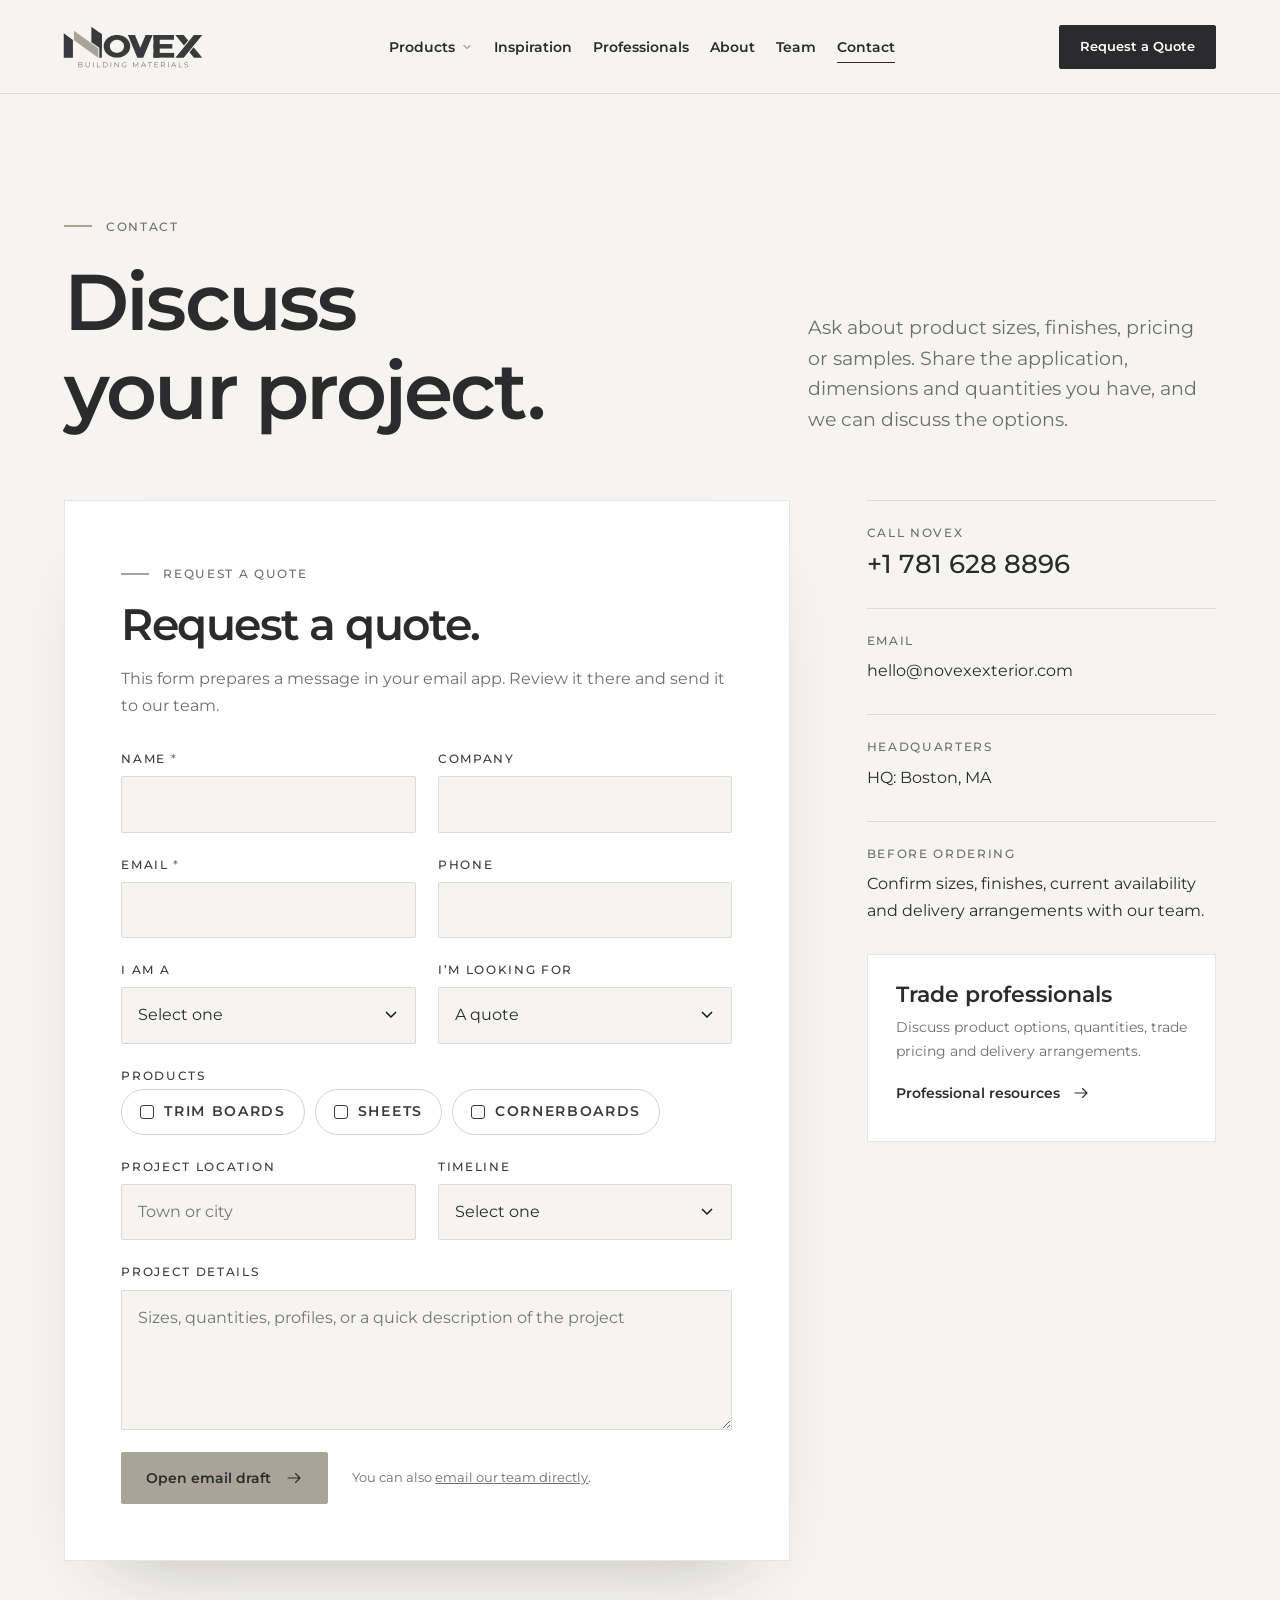
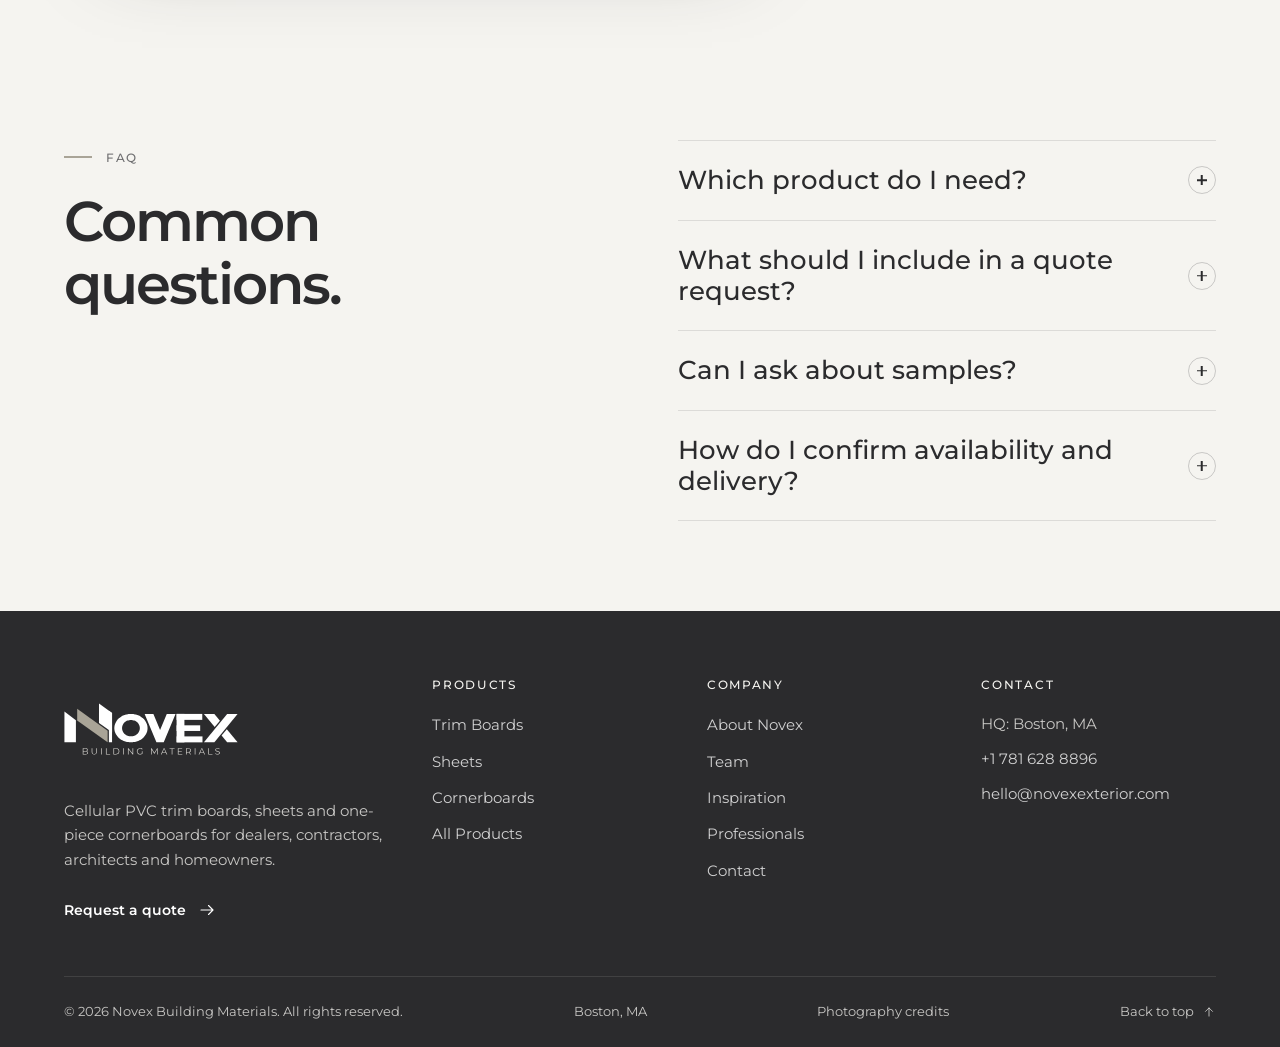
<file: contact.html>
<!DOCTYPE html>

<html lang="en">
<head>
<meta charset="utf-8"/>
<meta content="width=device-width, initial-scale=1, viewport-fit=cover" name="viewport"/>
<title>Contact | Novex Building Materials</title>
<meta content="Discuss your exterior project with Novex. Ask about products, dimensions, finishes, pricing, samples and availability." name="description"/>
<meta content="#F5F4F0" name="theme-color"/>
<meta content="website" property="og:type"/>
<meta content="Novex Building Materials" property="og:site_name"/>
<meta content="Contact | Novex Building Materials" property="og:title"/>
<meta content="Discuss your exterior project with Novex. Ask about products, dimensions, finishes, pricing, samples and availability." property="og:description"/>
<meta content="summary_large_image" name="twitter:card"/>
<link href="assets/brand/novex-favicon.svg" rel="icon" type="image/svg+xml"/>
<link href="assets/brand/apple-touch-icon.png" rel="apple-touch-icon"/>
<link href="assets/css/styles.css" rel="stylesheet"/>
<link href="assets/css/premium.css" rel="stylesheet"/>
<link as="font" crossorigin="" href="assets/fonts/montserrat-latin-variable.woff2" rel="preload" type="font/woff2"/>
<link href="https://novexexterior.vercel.app/contact" rel="canonical"/><meta content="https://novexexterior.vercel.app/contact" property="og:url"/><meta content="https://novexexterior.vercel.app/assets/images/real-modern-farmhouse.jpg" property="og:image"/><meta content="1200" property="og:image:width"/><meta content="800" property="og:image:height"/><meta content="A thoughtfully detailed white home with a wood entry and black roof trim" property="og:image:alt"/><meta content="https://novexexterior.vercel.app/assets/images/real-modern-farmhouse.jpg" name="twitter:image"/></head>
<body>
<a class="skip-link" href="#main">Skip to content</a>
<header class="site-header" id="top">
<div class="container header-inner">
<a aria-label="NOVEX Building Materials — home" class="brand" href="index.html"><img class="brand__logo" src="assets/brand/novex-logo-clearspace.svg" alt="NOVEX Building Materials" width="393" height="185" decoding="async"/></a>
<nav aria-label="Primary" class="nav"><ul class="nav__list"><li class="nav__item nav__item--mega"><a aria-haspopup="true" class="nav__link" href="products.html">Products<svg aria-hidden="true" fill="none" stroke="currentColor" stroke-linecap="round" stroke-linejoin="round" stroke-width="1.5" viewbox="0 0 24 24"><path d="M6 9l6 6 6-6"></path></svg></a><div class="mega"><div class="container mega__inner"><a class="mega__card" href="trim.html"><figure class="media ar-16x9"><img alt="Architectural inspiration: a white gable and window surround" decoding="async" height="800" loading="lazy" sizes="240px" src="assets/images/real-window-1200.webp" srcset="assets/images/real-window-320.webp 320w, assets/images/real-window-480.webp 480w, assets/images/real-window-800.webp 800w, assets/images/real-window-1200.webp 1200w, assets/images/real-window-1800.webp 1800w" width="1200"/></figure><span class="mega__title">Trim Boards</span><span class="mega__desc">Knot-free boards for casings, fascia, frieze and rake.</span></a><a class="mega__card" href="sheets.html"><figure class="media ar-16x9" style="--pos:70% 40%"><img alt="Architectural inspiration: a white clapboard porch with railings and columns" decoding="async" height="952" loading="lazy" sizes="240px" src="assets/images/real-porch-1200.webp" srcset="assets/images/real-porch-320.webp 320w, assets/images/real-porch-480.webp 480w, assets/images/real-porch-800.webp 800w, assets/images/real-porch-1200.webp 1200w, assets/images/real-porch-1800.webp 1800w" width="1200"/></figure><span class="mega__title">Sheets</span><span class="mega__desc">Wide panels for soffits, gables, bays and dormers.</span></a><a class="mega__card" href="cornerboards.html"><figure class="media ar-16x9" style="--pos:78% 50%"><img alt="Architectural inspiration: a shingled home with white porch trim" decoding="async" height="800" loading="lazy" sizes="240px" src="assets/images/real-home-1200.webp" srcset="assets/images/real-home-320.webp 320w, assets/images/real-home-480.webp 480w, assets/images/real-home-800.webp 800w, assets/images/real-home-1200.webp 1200w, assets/images/real-home-1800.webp 1800w" width="1200"/></figure><span class="mega__title">Cornerboards</span><span class="mega__desc">One-piece profiles for outside corners.</span></a><div class="mega__aside"><p>PVC trim, sheets and cornerboards. Built for the trade.</p><a class="link-arrow" href="products.html">View all products <svg aria-hidden="true" fill="none" stroke="currentColor" stroke-linecap="round" stroke-linejoin="round" stroke-width="1.5" viewbox="0 0 24 24"><path d="M4 12h16M14 6l6 6-6 6"></path></svg></a></div></div></div></li><li class="nav__item"><a class="nav__link" href="inspiration.html">Inspiration</a></li><li class="nav__item"><a class="nav__link" href="professionals.html">Professionals</a></li><li class="nav__item"><a class="nav__link" href="about.html">About</a></li><li class="nav__item"><a class="nav__link" href="team.html">Team</a></li><li class="nav__item"><a aria-current="page" class="nav__link" href="contact.html">Contact</a></li></ul></nav>
<div class="header-actions">
<a class="btn btn--sm header-cta" href="contact.html#quote">Request a Quote</a>
<button aria-controls="mobile-menu" aria-expanded="false" aria-label="Open menu" class="menu-toggle" type="button"><span class="menu-toggle__lines"><span></span><span></span></span></button>
</div>
</div>
</header>
<div aria-label="Menu" class="mobile-menu" id="mobile-menu" inert="">
<button aria-label="Close menu" class="mobile-menu__close" data-menu-close="" type="button">Close</button>
<ul class="mobile-menu__list"><li><a class="mobile-menu__link" href="products.html">Products</a><div class="mobile-menu__sub"><a href="trim.html">Trim Boards</a><a href="sheets.html">Sheets</a><a href="cornerboards.html">Cornerboards</a><a href="products.html">All products</a></div></li><li><a class="mobile-menu__link" href="inspiration.html">Inspiration</a></li><li><a class="mobile-menu__link" href="professionals.html">Professionals</a></li><li><a class="mobile-menu__link" href="about.html">About</a></li><li><a class="mobile-menu__link" href="team.html">Team</a></li><li><a aria-current="page" class="mobile-menu__link" href="contact.html">Contact</a></li></ul>
<div class="mobile-menu__foot">
<a class="btn btn--brass btn--block" href="contact.html#quote">Request a Quote <svg aria-hidden="true" fill="none" stroke="currentColor" stroke-linecap="round" stroke-linejoin="round" stroke-width="1.5" viewbox="0 0 24 24"><path d="M4 12h16M14 6l6 6-6 6"></path></svg></a>
<div class="mobile-menu__contact"><a href="tel:+17816288896">+1 781 628 8896</a><a href="mailto:hello@novexexterior.com">hello@novexexterior.com</a><span>HQ: Boston, MA</span></div>
</div>
</div>
<noscript><nav aria-label="Site navigation" class="fallback-nav"><a href="products.html">Products</a><a href="inspiration.html">Inspiration</a><a href="professionals.html">Professionals</a><a href="about.html">About</a><a href="team.html">Team</a><a href="contact.html#quote">Request a quote</a></nav><style>.menu-toggle,.nx-hotspot,.nx-detail-choices,[role="tablist"]{display:none!important}[role="tabpanel"][hidden]{display:block!important}.fallback-nav{display:flex;flex-wrap:wrap;gap:8px 20px;margin-top:var(--header-h);padding:12px var(--gutter);background:white}.fallback-nav a{min-height:44px;display:flex;align-items:center}.home .nx-hero{padding-top:0}</style></noscript><main id="main">
<section class="page-hero" style="padding-bottom:clamp(40px,5vw,72px)">
<div class="container page-hero__grid">
<div><span class="eyebrow" data-reveal="">Contact</span><h1 class="h1" data-reveal="split">Discuss your project.</h1></div>
<div class="page-hero__aside" data-reveal=""><p class="lead">Ask about product sizes, finishes, pricing or samples. Share the application, dimensions and quantities you have, and we can discuss the options.</p></div>
</div>
</section>
<section class="section section--flush-top" id="quote">
<div class="container contact-grid">
<div class="form-card" data-reveal="">
<span class="eyebrow">Request a quote</span>
<h2 style="margin-top:18px">Request a quote.</h2>
<p class="muted" style="margin-top:16px">This form prepares a message in your email app. Review it there and send it to our team.</p><form class="form" data-endpoint="" data-quote-form="" novalidate="">
<div class="form__row">
<div class="field"><label for="f-name">Name <span class="req">*</span></label><input autocomplete="name" id="f-name" name="name" required=""/><span class="field__error">Please enter your name.</span></div>
<div class="field"><label for="f-company">Company</label><input autocomplete="organization" id="f-company" name="company"/></div>
</div>
<div class="form__row">
<div class="field"><label for="f-email">Email <span class="req">*</span></label><input autocomplete="email" id="f-email" inputmode="email" name="email" required="" spellcheck="false" type="email"/><span class="field__error">Please enter a valid email.</span></div>
<div class="field"><label for="f-phone">Phone</label><input autocomplete="tel" id="f-phone" inputmode="tel" name="phone" type="tel"/></div>
</div>
<div class="form__row">
<div class="field"><label for="f-type">I am a</label>
<select id="f-type" name="type"><option value="">Select one</option><option value="contractor">Contractor / Builder</option><option value="remodeler">Remodeler</option><option value="architect">Architect / Designer</option><option value="dealer">Dealer / Lumberyard</option><option value="homeowner">Homeowner</option><option value="trade">Planning a trade order</option></select></div>
<div class="field"><label for="f-topic">I’m looking for</label>
<select id="f-topic" name="topic"><option value="quote">A quote</option><option value="trade">Trade pricing</option><option value="samples">Finish samples</option><option value="spec">Spec sheets &amp; details</option><option value="datasheet">Product data sheets</option><option value="install">Installation guidance</option><option value="details">Specification questions</option><option value="other">Something else</option></select></div>
</div>
<fieldset class="field"><legend>Products</legend>
<div class="checks">
<label class="check"><input data-product="trim" name="products" type="checkbox" value="Trim Boards"/><span>Trim Boards</span></label>
<label class="check"><input data-product="sheets" name="products" type="checkbox" value="Sheets"/><span>Sheets</span></label>
<label class="check"><input data-product="cornerboards" name="products" type="checkbox" value="Cornerboards"/><span>Cornerboards</span></label>
</div>
</fieldset>
<div class="form__row">
<div class="field"><label for="f-location">Project location</label><input autocomplete="address-level2" id="f-location" name="location" placeholder="Town or city"/></div>
<div class="field"><label for="f-timeline">Timeline</label>
<select id="f-timeline" name="timeline"><option value="">Select one</option><option>As soon as possible</option><option>Within 30 days</option><option>1–3 months</option><option>3+ months</option><option>Just planning</option></select></div>
</div>
<div class="field"><label for="f-message">Project details</label><textarea id="f-message" name="message" placeholder="Sizes, quantities, profiles, or a quick description of the project"></textarea></div>
<div class="form__foot">
<button class="btn btn--brass" type="submit">Prepare email request <svg aria-hidden="true" fill="none" stroke="currentColor" stroke-linecap="round" stroke-linejoin="round" stroke-width="1.5" viewbox="0 0 24 24"><path d="M4 12h16M14 6l6 6-6 6"></path></svg></button>
<p>You can also <a href="mailto:hello@novexexterior.com" style="text-decoration:underline">email our team directly</a>.</p>
</div>
</form>
<div aria-live="polite" class="form-success" role="status" tabindex="-1">
<h3>Your email request is prepared.</h3>
<p data-success-text="">Your email app should open with your request ready to send. If it doesn’t, email us at <a href="mailto:hello@novexexterior.com" style="text-decoration:underline">hello@novexexterior.com</a>.</p>
</div>
</div>
<aside class="info-card" data-reveal="" style="--d:.1s">
<div class="info-block"><h3>Call Novex</h3><a class="big" href="tel:+17816288896">+1 781 628 8896</a></div>
<div class="info-block"><h3>Email</h3><a href="mailto:hello@novexexterior.com">hello@novexexterior.com</a></div>
<div class="info-block"><h3>Headquarters</h3><p>HQ: Boston, MA</p></div>
<div class="info-block"><h3>Before ordering</h3><p>Confirm sizes, finishes, current availability and delivery arrangements with our team.</p></div>
<div class="note-card"><strong>Trade professionals</strong><p>Discuss product options, quantities, trade pricing and delivery arrangements.</p><a class="link-arrow" href="professionals.html">Professional resources <svg aria-hidden="true" fill="none" stroke="currentColor" stroke-linecap="round" stroke-linejoin="round" stroke-width="1.5" viewbox="0 0 24 24"><path d="M4 12h16M14 6l6 6-6 6"></path></svg></a></div>
</aside>
</div>
</section>
<section class="section section--bone">
<div class="container split split--top">
<div><span class="eyebrow" data-reveal="">FAQ</span><h2 class="h2" data-reveal="split" style="margin-top:22px">Common questions.</h2></div>
<div class="accordion">
<details class="acc"><summary>Which product do I need?<span aria-hidden="true" class="plus"></span></summary><div class="acc__body"><p>Start with the application: trim boards for narrow details, sheets for wider panels and one-piece cornerboards for outside corners. Share your dimensions or drawings so we can discuss the options.</p></div></details>
<details class="acc"><summary>What should I include in a quote request?<span aria-hidden="true" class="plus"></span></summary><div class="acc__body"><p>Include the product, dimensions, quantities, finish, project location and timeline. If you are still planning, describe the detail or send a material list.</p></div></details>
<details class="acc"><summary>Can I ask about samples?<span aria-hidden="true" class="plus"></span></summary><div class="acc__body"><p>Choose “Finish samples” in the form and tell us which product and finish you want to compare. Our team can confirm the samples available.</p></div></details>
<details class="acc"><summary>How do I confirm availability and delivery?<span aria-hidden="true" class="plus"></span></summary><div class="acc__body"><p>Tell us your project location, required sizes, quantities and timeline. Confirm current stock, lead time and delivery arrangements before placing an order.</p></div></details>
</div>
</div>
</section>
</main>
<footer class="site-footer">
<div class="container">
<div class="footer-top">
<div class="footer-brand">
<a aria-label="NOVEX Building Materials — home" class="brand" href="index.html"><img class="brand__logo" src="assets/brand/novex-logo-reverse-clearspace.svg" alt="NOVEX Building Materials" width="393" height="185" decoding="async" loading="lazy"/></a>
<p>Cellular PVC trim boards, sheets and one-piece cornerboards for dealers, contractors, architects and homeowners.</p>
<a class="link-arrow" href="contact.html#quote" style="color:#fff">Request a quote <svg aria-hidden="true" fill="none" stroke="currentColor" stroke-linecap="round" stroke-linejoin="round" stroke-width="1.5" viewbox="0 0 24 24"><path d="M4 12h16M14 6l6 6-6 6"></path></svg></a>
</div>
<div class="footer-cols">
<div class="footer-col"><h3>Products</h3><ul>
<li><a href="trim.html">Trim Boards</a></li><li><a href="sheets.html">Sheets</a></li><li><a href="cornerboards.html">Cornerboards</a></li><li><a href="products.html">All Products</a></li></ul></div>
<div class="footer-col"><h3>Company</h3><ul>
<li><a href="about.html">About Novex</a></li><li><a href="team.html">Team</a></li><li><a href="inspiration.html">Inspiration</a></li><li><a href="professionals.html">Professionals</a></li><li><a href="contact.html">Contact</a></li></ul></div>
</div>
<div class="footer-col"><h3>Contact</h3>
<address><span>HQ: Boston, MA</span><a href="tel:+17816288896">+1 781 628 8896</a><a href="mailto:hello@novexexterior.com">hello@novexexterior.com</a></address>
</div>
</div>
</div>
<div class="footer-bottom container">
<span>© 2026 Novex Building Materials. All rights reserved.</span>
<span>Boston, MA</span>
<a href="photography.html">Photography credits</a><a class="to-top" href="#top">Back to top <svg aria-hidden="true" fill="none" stroke="currentColor" stroke-linecap="round" stroke-linejoin="round" stroke-width="1.5" viewbox="0 0 24 24"><path d="M12 19V5M6 11l6-6 6 6"></path></svg></a>
</div>
</footer>
<nav aria-label="Quick actions" class="action-bar">
<a href="tel:+17816288896">Call Novex</a>
<a href="contact.html#quote">Request a quote <svg aria-hidden="true" fill="none" stroke="currentColor" stroke-linecap="round" stroke-linejoin="round" stroke-width="1.5" viewbox="0 0 24 24"><path d="M4 12h16M14 6l6 6-6 6"></path></svg></a>
</nav>
<script defer="" src="assets/js/main.js"></script>
</body>
</html>
</file>
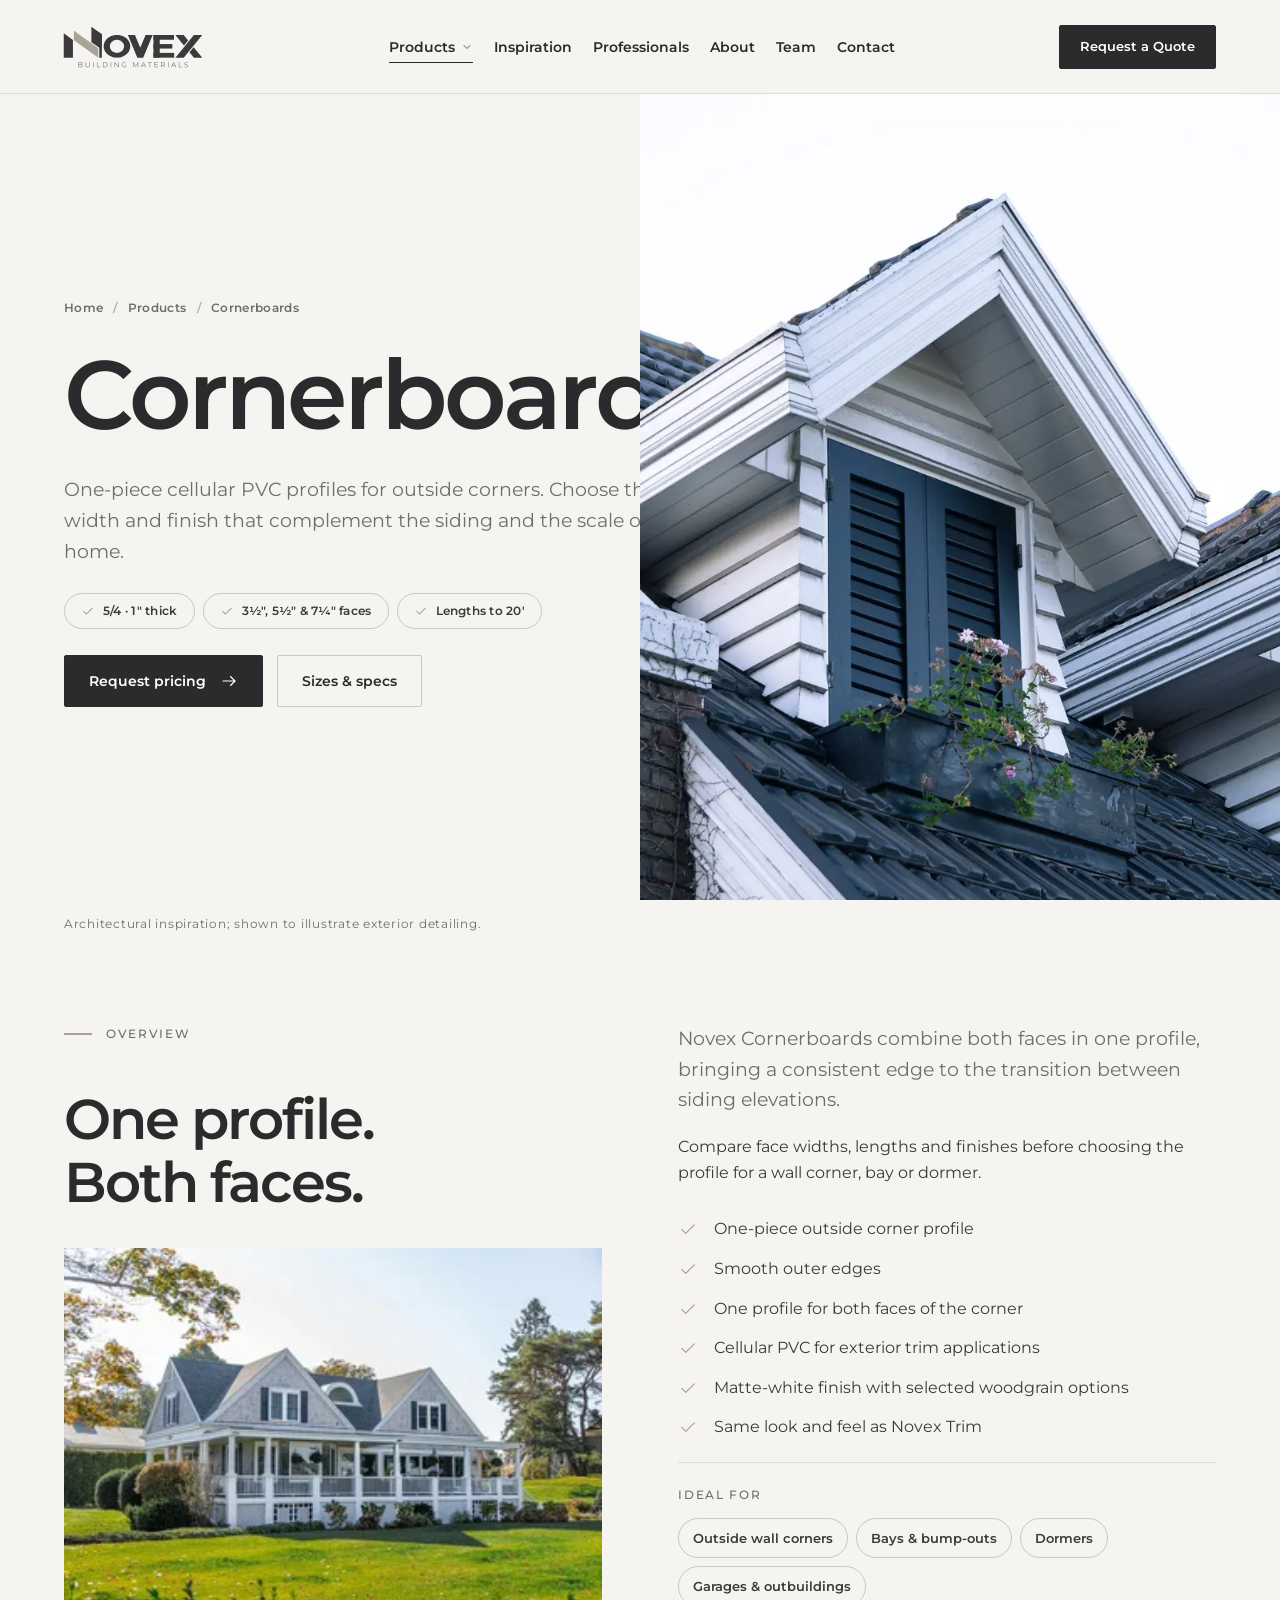
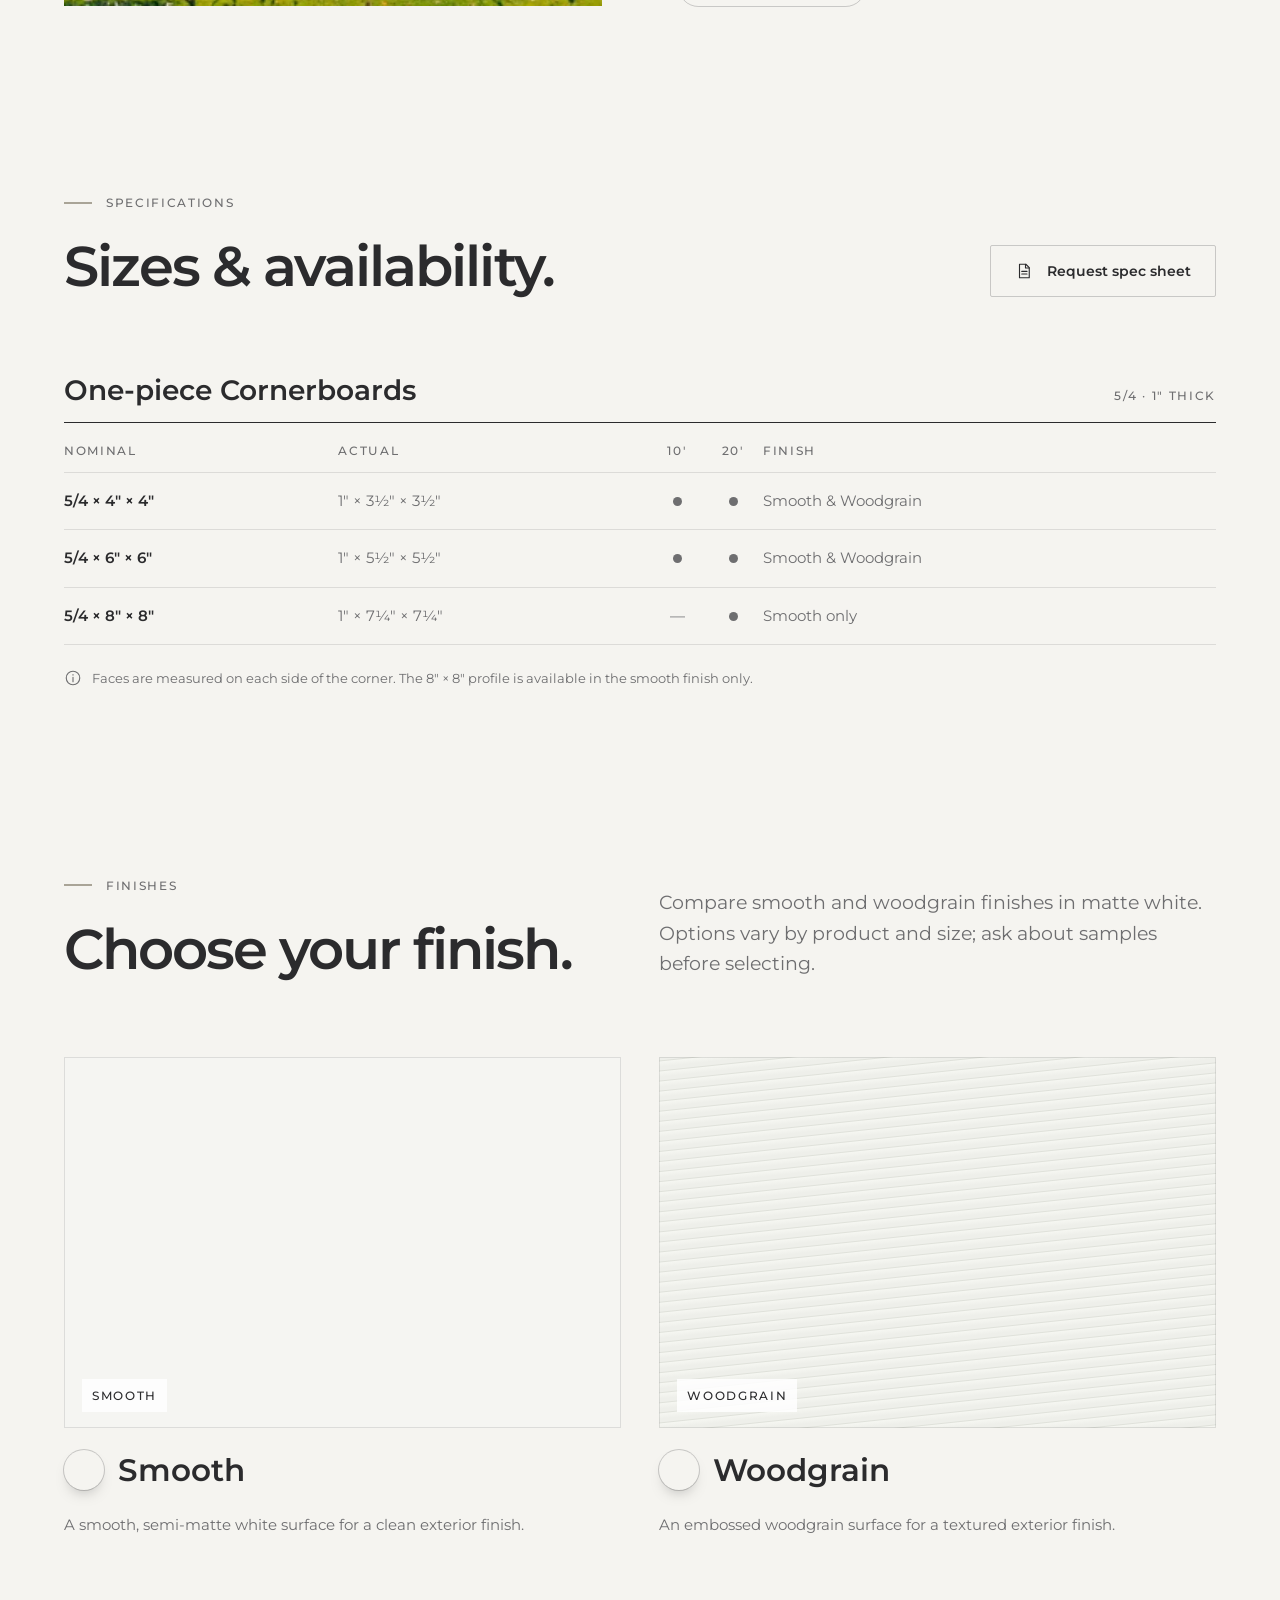
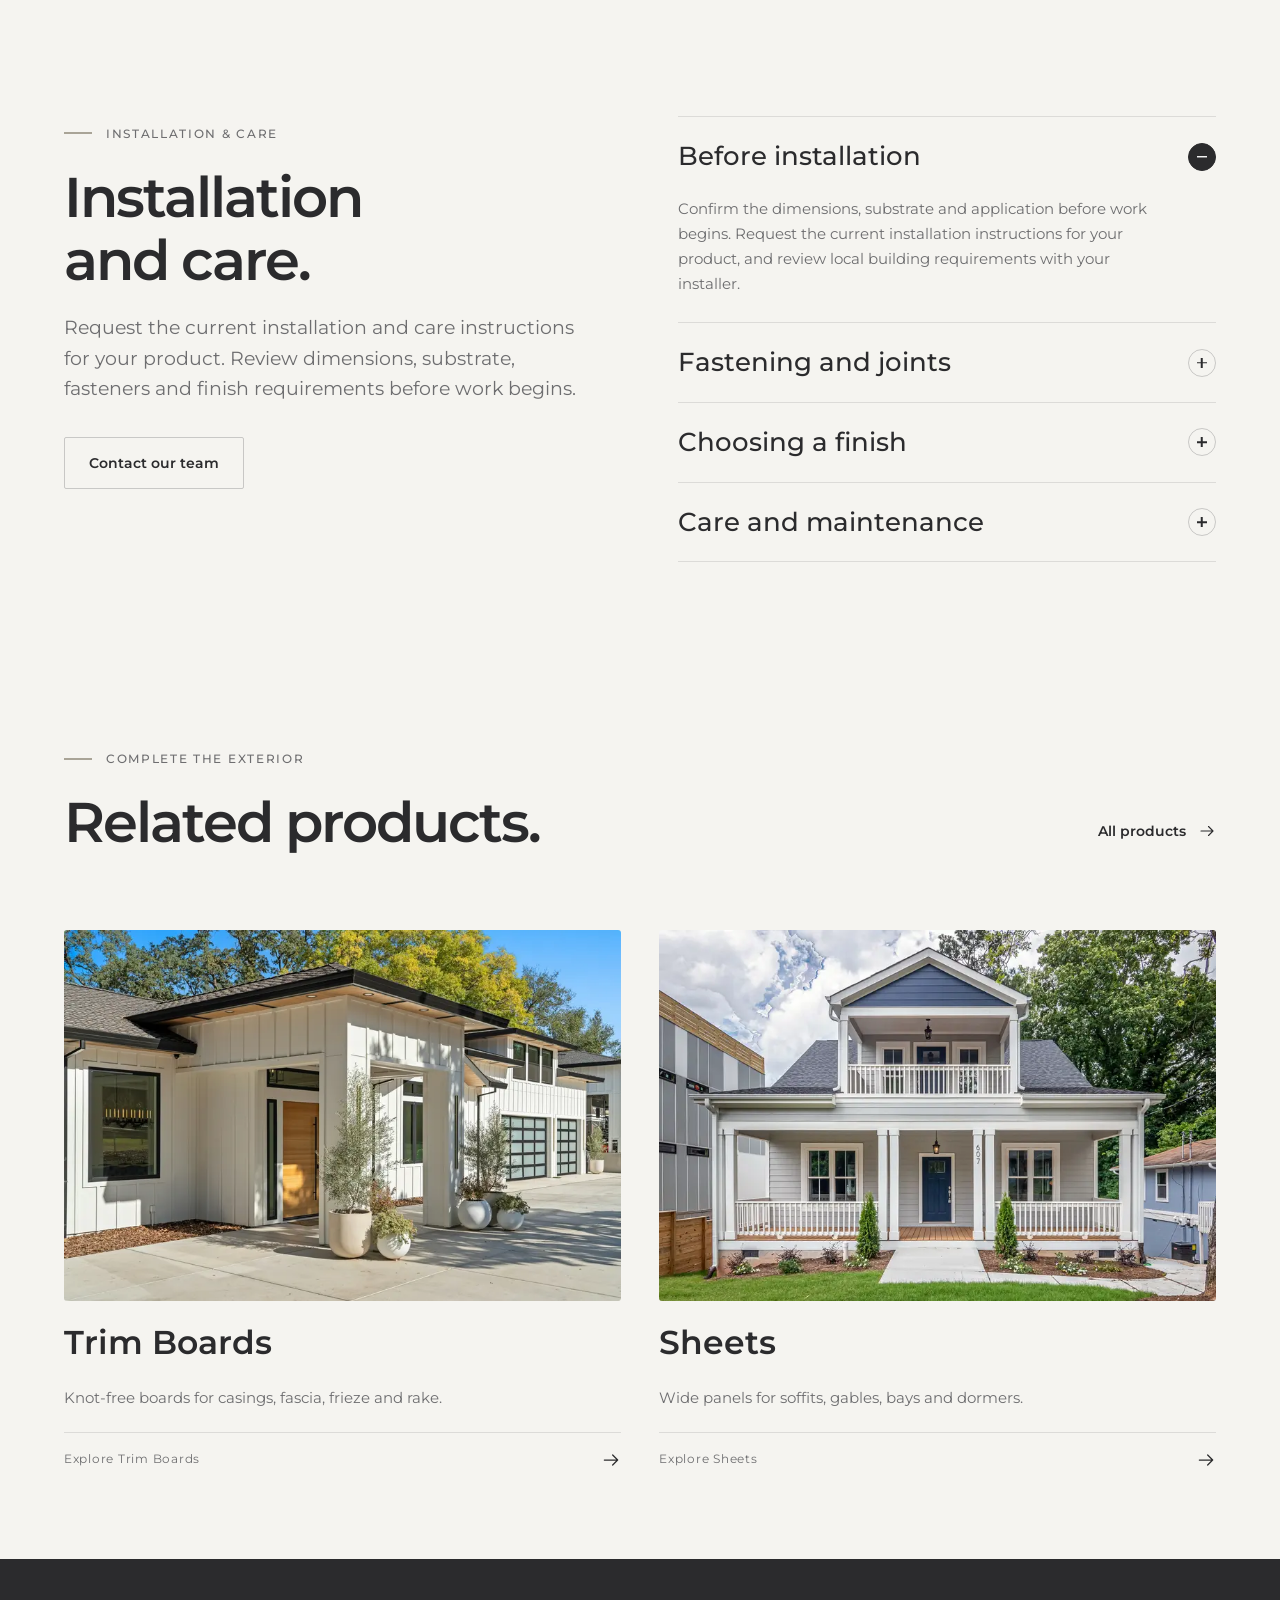
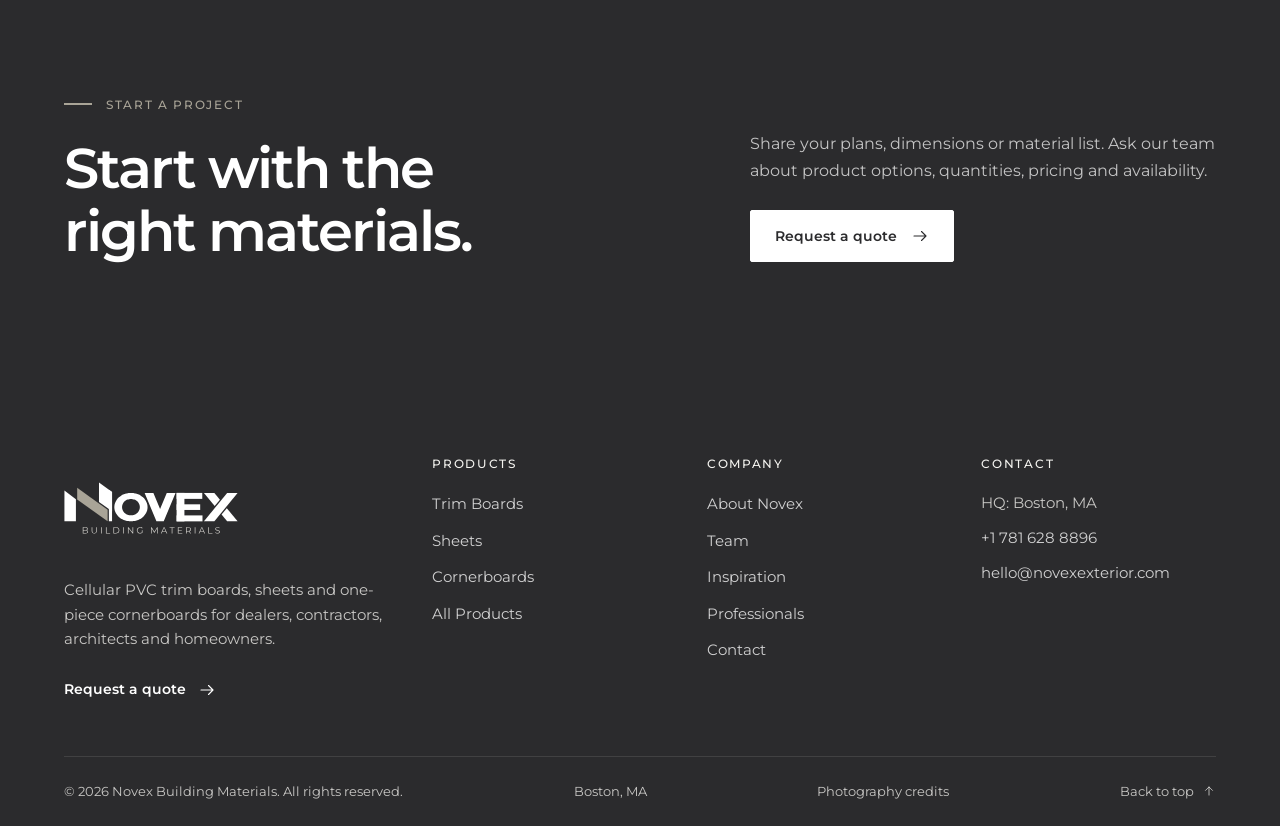
<file: cornerboards.html>
<!DOCTYPE html>

<html lang="en">
<head>
<meta charset="utf-8"/>
<meta content="width=device-width, initial-scale=1, viewport-fit=cover" name="viewport"/>
<title>Cornerboards | Novex Building Materials</title>
<meta content="Explore one-piece cellular PVC cornerboards for outside corners, bays and dormers. Compare face widths and finishes, and request pricing." name="description"/>
<meta content="#F5F4F0" name="theme-color"/>
<meta content="website" property="og:type"/>
<meta content="Novex Building Materials" property="og:site_name"/>
<meta content="Cornerboards | Novex Building Materials" property="og:title"/>
<meta content="Explore one-piece cellular PVC cornerboards for outside corners, bays and dormers. Compare face widths and finishes, and request pricing." property="og:description"/>
<meta content="summary_large_image" name="twitter:card"/>
<link href="assets/brand/novex-favicon.svg" rel="icon" type="image/svg+xml"/>
<link href="assets/brand/apple-touch-icon.png" rel="apple-touch-icon"/>
<link href="assets/css/styles.css" rel="stylesheet"/>
<link href="assets/css/premium.css" rel="stylesheet"/>
<link as="font" crossorigin="" href="assets/fonts/montserrat-latin-variable.woff2" rel="preload" type="font/woff2"/>
<link href="https://novexexterior.vercel.app/cornerboards" rel="canonical"/><meta content="https://novexexterior.vercel.app/cornerboards" property="og:url"/><meta content="https://novexexterior.vercel.app/assets/images/real-modern-farmhouse.jpg" property="og:image"/><meta content="1200" property="og:image:width"/><meta content="800" property="og:image:height"/><meta content="A thoughtfully detailed white home with a wood entry and black roof trim" property="og:image:alt"/><meta content="https://novexexterior.vercel.app/assets/images/real-modern-farmhouse.jpg" name="twitter:image"/></head>
<body>
<a class="skip-link" href="#main">Skip to content</a>
<header class="site-header" id="top">
<div class="container header-inner">
<a aria-label="NOVEX Building Materials — home" class="brand" href="index.html"><img class="brand__logo" src="assets/brand/novex-logo-clearspace.svg" alt="NOVEX Building Materials" width="393" height="185" decoding="async"/></a>
<nav aria-label="Primary" class="nav"><ul class="nav__list"><li class="nav__item nav__item--mega"><a aria-current="page" aria-haspopup="true" class="nav__link" href="products.html">Products<svg aria-hidden="true" fill="none" stroke="currentColor" stroke-linecap="round" stroke-linejoin="round" stroke-width="1.5" viewbox="0 0 24 24"><path d="M6 9l6 6 6-6"></path></svg></a><div class="mega"><div class="container mega__inner"><a class="mega__card" href="trim.html"><figure class="media ar-16x9"><img alt="Architectural inspiration: a white gable and window surround" decoding="async" height="800" loading="lazy" sizes="240px" src="assets/images/real-window-1200.webp" srcset="assets/images/real-window-320.webp 320w, assets/images/real-window-480.webp 480w, assets/images/real-window-800.webp 800w, assets/images/real-window-1200.webp 1200w, assets/images/real-window-1800.webp 1800w" width="1200"/></figure><span class="mega__title">Trim Boards</span><span class="mega__desc">Knot-free boards for casings, fascia, frieze and rake.</span></a><a class="mega__card" href="sheets.html"><figure class="media ar-16x9" style="--pos:70% 40%"><img alt="Architectural inspiration: a white clapboard porch with railings and columns" decoding="async" height="952" loading="lazy" sizes="240px" src="assets/images/real-porch-1200.webp" srcset="assets/images/real-porch-320.webp 320w, assets/images/real-porch-480.webp 480w, assets/images/real-porch-800.webp 800w, assets/images/real-porch-1200.webp 1200w, assets/images/real-porch-1800.webp 1800w" width="1200"/></figure><span class="mega__title">Sheets</span><span class="mega__desc">Wide panels for soffits, gables, bays and dormers.</span></a><a class="mega__card" href="cornerboards.html"><figure class="media ar-16x9" style="--pos:78% 50%"><img alt="Architectural inspiration: a shingled home with white porch trim" decoding="async" height="800" loading="lazy" sizes="240px" src="assets/images/real-home-1200.webp" srcset="assets/images/real-home-320.webp 320w, assets/images/real-home-480.webp 480w, assets/images/real-home-800.webp 800w, assets/images/real-home-1200.webp 1200w, assets/images/real-home-1800.webp 1800w" width="1200"/></figure><span class="mega__title">Cornerboards</span><span class="mega__desc">One-piece profiles for outside corners.</span></a><div class="mega__aside"><p>PVC trim, sheets and cornerboards. Built for the trade.</p><a class="link-arrow" href="products.html">View all products <svg aria-hidden="true" fill="none" stroke="currentColor" stroke-linecap="round" stroke-linejoin="round" stroke-width="1.5" viewbox="0 0 24 24"><path d="M4 12h16M14 6l6 6-6 6"></path></svg></a></div></div></div></li><li class="nav__item"><a class="nav__link" href="inspiration.html">Inspiration</a></li><li class="nav__item"><a class="nav__link" href="professionals.html">Professionals</a></li><li class="nav__item"><a class="nav__link" href="about.html">About</a></li><li class="nav__item"><a class="nav__link" href="team.html">Team</a></li><li class="nav__item"><a class="nav__link" href="contact.html">Contact</a></li></ul></nav>
<div class="header-actions">
<a class="btn btn--sm header-cta" href="contact.html#quote">Request a Quote</a>
<button aria-controls="mobile-menu" aria-expanded="false" aria-label="Open menu" class="menu-toggle" type="button"><span class="menu-toggle__lines"><span></span><span></span></span></button>
</div>
</div>
</header>
<div aria-label="Menu" class="mobile-menu" id="mobile-menu" inert="">
<button aria-label="Close menu" class="mobile-menu__close" data-menu-close="" type="button">Close</button>
<ul class="mobile-menu__list"><li><a aria-current="page" class="mobile-menu__link" href="products.html">Products</a><div class="mobile-menu__sub"><a href="trim.html">Trim Boards</a><a href="sheets.html">Sheets</a><a href="cornerboards.html">Cornerboards</a><a href="products.html">All products</a></div></li><li><a class="mobile-menu__link" href="inspiration.html">Inspiration</a></li><li><a class="mobile-menu__link" href="professionals.html">Professionals</a></li><li><a class="mobile-menu__link" href="about.html">About</a></li><li><a class="mobile-menu__link" href="team.html">Team</a></li><li><a class="mobile-menu__link" href="contact.html">Contact</a></li></ul>
<div class="mobile-menu__foot">
<a class="btn btn--brass btn--block" href="contact.html#quote">Request a Quote <svg aria-hidden="true" fill="none" stroke="currentColor" stroke-linecap="round" stroke-linejoin="round" stroke-width="1.5" viewbox="0 0 24 24"><path d="M4 12h16M14 6l6 6-6 6"></path></svg></a>
<div class="mobile-menu__contact"><a href="tel:+17816288896">+1 781 628 8896</a><a href="mailto:hello@novexexterior.com">hello@novexexterior.com</a><span>HQ: Boston, MA</span></div>
</div>
</div>
<noscript><nav aria-label="Site navigation" class="fallback-nav"><a href="products.html">Products</a><a href="inspiration.html">Inspiration</a><a href="professionals.html">Professionals</a><a href="about.html">About</a><a href="team.html">Team</a><a href="contact.html#quote">Request a quote</a></nav><style>.menu-toggle,.nx-hotspot,.nx-detail-choices,[role="tablist"]{display:none!important}[role="tabpanel"][hidden]{display:block!important}.fallback-nav{display:flex;flex-wrap:wrap;gap:8px 20px;margin-top:var(--header-h);padding:12px var(--gutter);background:white}.fallback-nav a{min-height:44px;display:flex;align-items:center}.home .nx-hero{padding-top:0}</style></noscript><main id="main">
<section class="product-hero">
<div class="product-hero__grid">
<div class="product-hero__text">
<ol class="breadcrumb" data-reveal=""><li><a href="index.html">Home</a></li><li><a href="products.html">Products</a></li><li aria-current="page">Cornerboards</li></ol>
<h1 class="display" data-reveal="split">Cornerboards</h1>
<p class="lead" data-reveal="">One-piece cellular PVC profiles for outside corners. Choose the face width and finish that complement the siding and the scale of the home.</p>
<div class="chips" data-reveal=""><span class="chip"><svg aria-hidden="true" fill="none" stroke="currentColor" stroke-linecap="round" stroke-linejoin="round" stroke-width="1.5" viewbox="0 0 24 24"><path d="M4.5 12.5l4.8 4.7L19.5 7"></path></svg>5/4 · 1″ thick</span><span class="chip"><svg aria-hidden="true" fill="none" stroke="currentColor" stroke-linecap="round" stroke-linejoin="round" stroke-width="1.5" viewbox="0 0 24 24"><path d="M4.5 12.5l4.8 4.7L19.5 7"></path></svg>3½″, 5½″ &amp; 7¼″ faces</span><span class="chip"><svg aria-hidden="true" fill="none" stroke="currentColor" stroke-linecap="round" stroke-linejoin="round" stroke-width="1.5" viewbox="0 0 24 24"><path d="M4.5 12.5l4.8 4.7L19.5 7"></path></svg>Lengths to 20′</span></div>
<div class="btn-row" data-reveal=""><a class="btn" href="contact.html?product=cornerboards#quote">Request pricing <svg aria-hidden="true" fill="none" stroke="currentColor" stroke-linecap="round" stroke-linejoin="round" stroke-width="1.5" viewbox="0 0 24 24"><path d="M4 12h16M14 6l6 6-6 6"></path></svg></a><a class="btn btn--ghost" href="#sizes">Sizes &amp; specs</a></div>
</div>
<figure class="media product-hero__media"><img alt="Architectural inspiration: close view of white gable trim and a dormer with dark shutters and flowers" decoding="async" fetchpriority="high" height="1600" sizes="(min-width: 900px) 45vw, 100vw" src="assets/images/real-shutter-detail-1200.webp" srcset="assets/images/real-shutter-detail-320.webp 320w, assets/images/real-shutter-detail-480.webp 480w, assets/images/real-shutter-detail-800.webp 800w, assets/images/real-shutter-detail-1200.webp 1200w, assets/images/real-shutter-detail-1800.webp 1800w" width="1200"/></figure>
</div>
<div class="container"><p class="media-caption">Architectural inspiration; shown to illustrate exterior detailing.</p></div></section>
<section class="section">
<div class="container split split--top">
<div class="stack">
<span class="eyebrow" data-reveal="">Overview</span>
<h2 class="h2" data-reveal="split" style="margin-top:22px;margin-bottom:12px">One profile. Both faces.</h2>
<div data-reveal="clip"><figure class="media ar-3x2"><img alt="Architectural inspiration: a shingled home with white porch trim" decoding="async" height="800" loading="lazy" sizes="(min-width: 900px) 45vw, 100vw" src="assets/images/real-home-1200.webp" srcset="assets/images/real-home-320.webp 320w, assets/images/real-home-480.webp 480w, assets/images/real-home-800.webp 800w, assets/images/real-home-1200.webp 1200w, assets/images/real-home-1800.webp 1800w" width="1200"/></figure></div>
</div>
<div class="stack" data-reveal="">
<div class="prose"><p class="lead">Novex Cornerboards combine both faces in one profile, bringing a consistent edge to the transition between siding elevations.</p><p>Compare face widths, lengths and finishes before choosing the profile for a wall corner, bay or dormer.</p></div>
<ul class="checklist"><li><svg aria-hidden="true" fill="none" stroke="currentColor" stroke-linecap="round" stroke-linejoin="round" stroke-width="1.5" viewbox="0 0 24 24"><path d="M4.5 12.5l4.8 4.7L19.5 7"></path></svg><span>One-piece outside corner profile</span></li><li><svg aria-hidden="true" fill="none" stroke="currentColor" stroke-linecap="round" stroke-linejoin="round" stroke-width="1.5" viewbox="0 0 24 24"><path d="M4.5 12.5l4.8 4.7L19.5 7"></path></svg><span>Smooth outer edges</span></li><li><svg aria-hidden="true" fill="none" stroke="currentColor" stroke-linecap="round" stroke-linejoin="round" stroke-width="1.5" viewbox="0 0 24 24"><path d="M4.5 12.5l4.8 4.7L19.5 7"></path></svg><span>One profile for both faces of the corner</span></li><li><svg aria-hidden="true" fill="none" stroke="currentColor" stroke-linecap="round" stroke-linejoin="round" stroke-width="1.5" viewbox="0 0 24 24"><path d="M4.5 12.5l4.8 4.7L19.5 7"></path></svg><span>Cellular PVC for exterior trim applications</span></li><li><svg aria-hidden="true" fill="none" stroke="currentColor" stroke-linecap="round" stroke-linejoin="round" stroke-width="1.5" viewbox="0 0 24 24"><path d="M4.5 12.5l4.8 4.7L19.5 7"></path></svg><span>Matte-white finish with selected woodgrain options</span></li><li><svg aria-hidden="true" fill="none" stroke="currentColor" stroke-linecap="round" stroke-linejoin="round" stroke-width="1.5" viewbox="0 0 24 24"><path d="M4.5 12.5l4.8 4.7L19.5 7"></path></svg><span>Same look and feel as Novex Trim</span></li></ul>
<div class="ideal"><span class="ideal__label">Ideal for</span><ul><li>Outside wall corners</li><li>Bays &amp; bump-outs</li><li>Dormers</li><li>Garages &amp; outbuildings</li></ul></div>
</div>
</div>
</section>
<section class="section section--bone" id="sizes">
<div class="container">
<div class="section-head section-head--row">
<div><span class="eyebrow" data-reveal="">Specifications</span><h2 class="h2" data-reveal="split" style="margin-top:22px">Sizes &amp; availability.</h2></div>
<a class="btn btn--ghost" data-reveal="" href="contact.html?topic=spec&amp;product=cornerboards#quote"><svg aria-hidden="true" fill="none" stroke="currentColor" stroke-linecap="round" stroke-linejoin="round" stroke-width="1.5" viewbox="0 0 24 24"><path d="M6 3h8.5L19 7.5V21H6z"></path><path d="M14 3v5h5M9 12.5h7M9 16h7"></path></svg> Request spec sheet</a>
</div>
<div data-reveal=""><div class="spec-group"><div class="spec-group__head"><h3>One-piece Cornerboards</h3><span>5/4 · 1″ thick</span></div><div class="table-wrap"><table class="spec-table"><thead><tr><th scope="col">Nominal</th><th scope="col">Actual</th><th class="center" scope="col">10′</th><th class="center" scope="col">20′</th><th scope="col">Finish</th></tr></thead><tbody><tr><th scope="row">5/4 × 4″ × 4″</th><td>1″ × 3½″ × 3½″</td><td class="center"><span aria-label="Available" class="dot" role="img"></span></td><td class="center"><span aria-label="Available" class="dot" role="img"></span></td><td>Smooth &amp; Woodgrain</td></tr><tr><th scope="row">5/4 × 6″ × 6″</th><td>1″ × 5½″ × 5½″</td><td class="center"><span aria-label="Available" class="dot" role="img"></span></td><td class="center"><span aria-label="Available" class="dot" role="img"></span></td><td>Smooth &amp; Woodgrain</td></tr><tr><th scope="row">5/4 × 8″ × 8″</th><td>1″ × 7¼″ × 7¼″</td><td class="center"><span aria-label="Not available" class="dash" role="img">—</span></td><td class="center"><span aria-label="Available" class="dot" role="img"></span></td><td>Smooth only</td></tr></tbody></table></div></div></div>
<p class="spec-note"><svg aria-hidden="true" fill="none" stroke="currentColor" stroke-linecap="round" stroke-linejoin="round" stroke-width="1.5" viewbox="0 0 24 24"><circle cx="12" cy="12" r="9"></circle><path d="M12 11v6M12 7.5v.6"></path></svg><span>Faces are measured on each side of the corner. The 8″ × 8″ profile is available in the smooth finish only.</span></p>
</div>
</section>
<section class="section">
<div class="container"><div class="section-head section-head--row">
<div><span class="eyebrow" data-reveal="">Finishes</span><h2 class="h2" data-reveal="split" style="margin-top:22px">Choose your finish.</h2></div>
<p class="lead" data-reveal="" style="max-width:30em">Compare smooth and woodgrain finishes in matte white. Options vary by product and size; ask about samples before selecting.</p>
</div>
<div class="finishes">
<div class="finish" data-reveal="">
<div style="position:relative"><figure aria-label="Illustrative finish sample; request a physical sample for comparison" class="media ar-3x2 finish-sample" role="img"></figure><span class="finish__tag">Smooth</span></div>
<div class="finish__label"><span class="finish__chip"></span><h3>Smooth</h3></div>
<p>A smooth, semi-matte white surface for a clean exterior finish.</p>
</div>
<div class="finish" data-reveal="" style="--d:.12s">
<div style="position:relative"><figure aria-label="Illustrative finish sample; request a physical sample for comparison" class="media ar-3x2 finish-sample finish-sample--woodgrain" role="img"></figure><span class="finish__tag">Woodgrain</span></div>
<div class="finish__label"><span class="finish__chip"></span><h3>Woodgrain</h3></div>
<p>An embossed woodgrain surface for a textured exterior finish.</p>
</div>
</div></div>
</section>
<section class="section section--bone">
<div class="container split split--top">
<div><span class="eyebrow" data-reveal="">Installation &amp; care</span><h2 class="h2" data-reveal="split" style="margin-top:22px">Installation and care.</h2><p class="lead" data-reveal="" style="margin-top:22px">Request the current installation and care instructions for your product. Review dimensions, substrate, fasteners and finish requirements before work begins.</p>
<div class="btn-row" data-reveal="" style="margin-top:32px"><a class="btn btn--ghost" href="contact.html">Contact our team</a></div></div>
<div data-reveal=""><div class="accordion">
<details class="acc" open=""><summary>Before installation<span aria-hidden="true" class="plus"></span></summary><div class="acc__body"><p>Confirm the dimensions, substrate and application before work begins. Request the current installation instructions for your product, and review local building requirements with your installer.</p></div></details>
<details class="acc"><summary>Fastening and joints<span aria-hidden="true" class="plus"></span></summary><div class="acc__body"><p>Use the product's installation instructions to determine fasteners, spacing and joint details for the application. Ask our team for the relevant documentation before choosing a fastening system.</p></div></details>
<details class="acc"><summary>Choosing a finish<span aria-hidden="true" class="plus"></span></summary><div class="acc__body"><p>Compare the smooth and woodgrain options available for your chosen size. If you plan to paint, confirm the coating and color requirements in the product and paint manufacturer's guidance.</p></div></details>
<details class="acc"><summary>Care and maintenance<span aria-hidden="true" class="plus"></span></summary><div class="acc__body"><p>Follow the product's care instructions. Ask for guidance before using a cleaning chemical, abrasive tool or pressure washer on a finished surface.</p></div></details>
</div></div>
</div>
</section>
<section class="section">
<div class="container">
<div class="section-head section-head--row"><div><span class="eyebrow" data-reveal="">Complete the exterior</span><h2 class="h2" data-reveal="split" style="margin-top:22px">Related products.</h2></div><a class="link-arrow" data-reveal="" href="products.html">All products <svg aria-hidden="true" fill="none" stroke="currentColor" stroke-linecap="round" stroke-linejoin="round" stroke-width="1.5" viewbox="0 0 24 24"><path d="M4 12h16M14 6l6 6-6 6"></path></svg></a></div>
<div class="grid" style="grid-template-columns:repeat(auto-fit,minmax(min(100%,420px),1fr))"><a class="card" data-reveal="" href="trim.html"><figure class="media ar-3x2"><img alt="Architectural inspiration: contemporary white house with black roof trim, a wood front door and large windows" decoding="async" height="800" loading="lazy" sizes="(min-width: 900px) 45vw, 100vw" src="assets/images/real-modern-farmhouse-1200.webp" srcset="assets/images/real-modern-farmhouse-320.webp 320w, assets/images/real-modern-farmhouse-480.webp 480w, assets/images/real-modern-farmhouse-800.webp 800w, assets/images/real-modern-farmhouse-1200.webp 1200w, assets/images/real-modern-farmhouse-1800.webp 1800w" width="1200"/></figure>
<div><h3 class="card__title">Trim Boards</h3></div>
<p class="card__text">Knot-free boards for casings, fascia, frieze and rake.</p><div class="card__meta"><span>Explore Trim Boards</span><svg aria-hidden="true" fill="none" stroke="currentColor" stroke-linecap="round" stroke-linejoin="round" stroke-width="1.5" viewbox="0 0 24 24"><path d="M4 12h16M14 6l6 6-6 6"></path></svg></div></a><a class="card" data-reveal="" href="sheets.html"><figure class="media ar-3x2"><img alt="Architectural inspiration: blue-gray clapboard home with white trim and a balcony above its front porch" decoding="async" height="800" loading="lazy" sizes="(min-width: 900px) 45vw, 100vw" src="assets/images/real-veranda-1200.webp" srcset="assets/images/real-veranda-320.webp 320w, assets/images/real-veranda-480.webp 480w, assets/images/real-veranda-800.webp 800w, assets/images/real-veranda-1200.webp 1200w, assets/images/real-veranda-1800.webp 1800w" width="1200"/></figure>
<div><h3 class="card__title">Sheets</h3></div>
<p class="card__text">Wide panels for soffits, gables, bays and dormers.</p><div class="card__meta"><span>Explore Sheets</span><svg aria-hidden="true" fill="none" stroke="currentColor" stroke-linecap="round" stroke-linejoin="round" stroke-width="1.5" viewbox="0 0 24 24"><path d="M4 12h16M14 6l6 6-6 6"></path></svg></div></a></div>
</div>
</section>
<section class="cta-band on-dark">
<div class="container cta-band__inner">
<div data-reveal=""><span class="eyebrow">Start a project</span><h2 class="h2" style="margin-top:22px">Start with the right materials.</h2></div>
<div data-reveal="" style="--d:.1s"><p>Share your plans, dimensions or material list. Ask our team about product options, quantities, pricing and availability.</p>
<div class="btn-row"><a class="btn btn--light" href="contact.html#quote">Request a quote <svg aria-hidden="true" fill="none" stroke="currentColor" stroke-linecap="round" stroke-linejoin="round" stroke-width="1.5" viewbox="0 0 24 24"><path d="M4 12h16M14 6l6 6-6 6"></path></svg></a></div>
</div>
</div>
</section>
</main>
<footer class="site-footer">
<div class="container">
<div class="footer-top">
<div class="footer-brand">
<a aria-label="NOVEX Building Materials — home" class="brand" href="index.html"><img class="brand__logo" src="assets/brand/novex-logo-reverse-clearspace.svg" alt="NOVEX Building Materials" width="393" height="185" decoding="async" loading="lazy"/></a>
<p>Cellular PVC trim boards, sheets and one-piece cornerboards for dealers, contractors, architects and homeowners.</p>
<a class="link-arrow" href="contact.html#quote" style="color:#fff">Request a quote <svg aria-hidden="true" fill="none" stroke="currentColor" stroke-linecap="round" stroke-linejoin="round" stroke-width="1.5" viewbox="0 0 24 24"><path d="M4 12h16M14 6l6 6-6 6"></path></svg></a>
</div>
<div class="footer-cols">
<div class="footer-col"><h3>Products</h3><ul>
<li><a href="trim.html">Trim Boards</a></li><li><a href="sheets.html">Sheets</a></li><li><a href="cornerboards.html">Cornerboards</a></li><li><a href="products.html">All Products</a></li></ul></div>
<div class="footer-col"><h3>Company</h3><ul>
<li><a href="about.html">About Novex</a></li><li><a href="team.html">Team</a></li><li><a href="inspiration.html">Inspiration</a></li><li><a href="professionals.html">Professionals</a></li><li><a href="contact.html">Contact</a></li></ul></div>
</div>
<div class="footer-col"><h3>Contact</h3>
<address><span>HQ: Boston, MA</span><a href="tel:+17816288896">+1 781 628 8896</a><a href="mailto:hello@novexexterior.com">hello@novexexterior.com</a></address>
</div>
</div>
</div>
<div class="footer-bottom container">
<span>© 2026 Novex Building Materials. All rights reserved.</span>
<span>Boston, MA</span>
<a href="photography.html">Photography credits</a><a class="to-top" href="#top">Back to top <svg aria-hidden="true" fill="none" stroke="currentColor" stroke-linecap="round" stroke-linejoin="round" stroke-width="1.5" viewbox="0 0 24 24"><path d="M12 19V5M6 11l6-6 6 6"></path></svg></a>
</div>
</footer>
<nav aria-label="Quick actions" class="action-bar">
<a href="tel:+17816288896">Call Novex</a>
<a href="contact.html#quote">Request a quote <svg aria-hidden="true" fill="none" stroke="currentColor" stroke-linecap="round" stroke-linejoin="round" stroke-width="1.5" viewbox="0 0 24 24"><path d="M4 12h16M14 6l6 6-6 6"></path></svg></a>
</nav>
<script defer="" src="assets/js/main.js"></script>
</body>
</html>
</file>
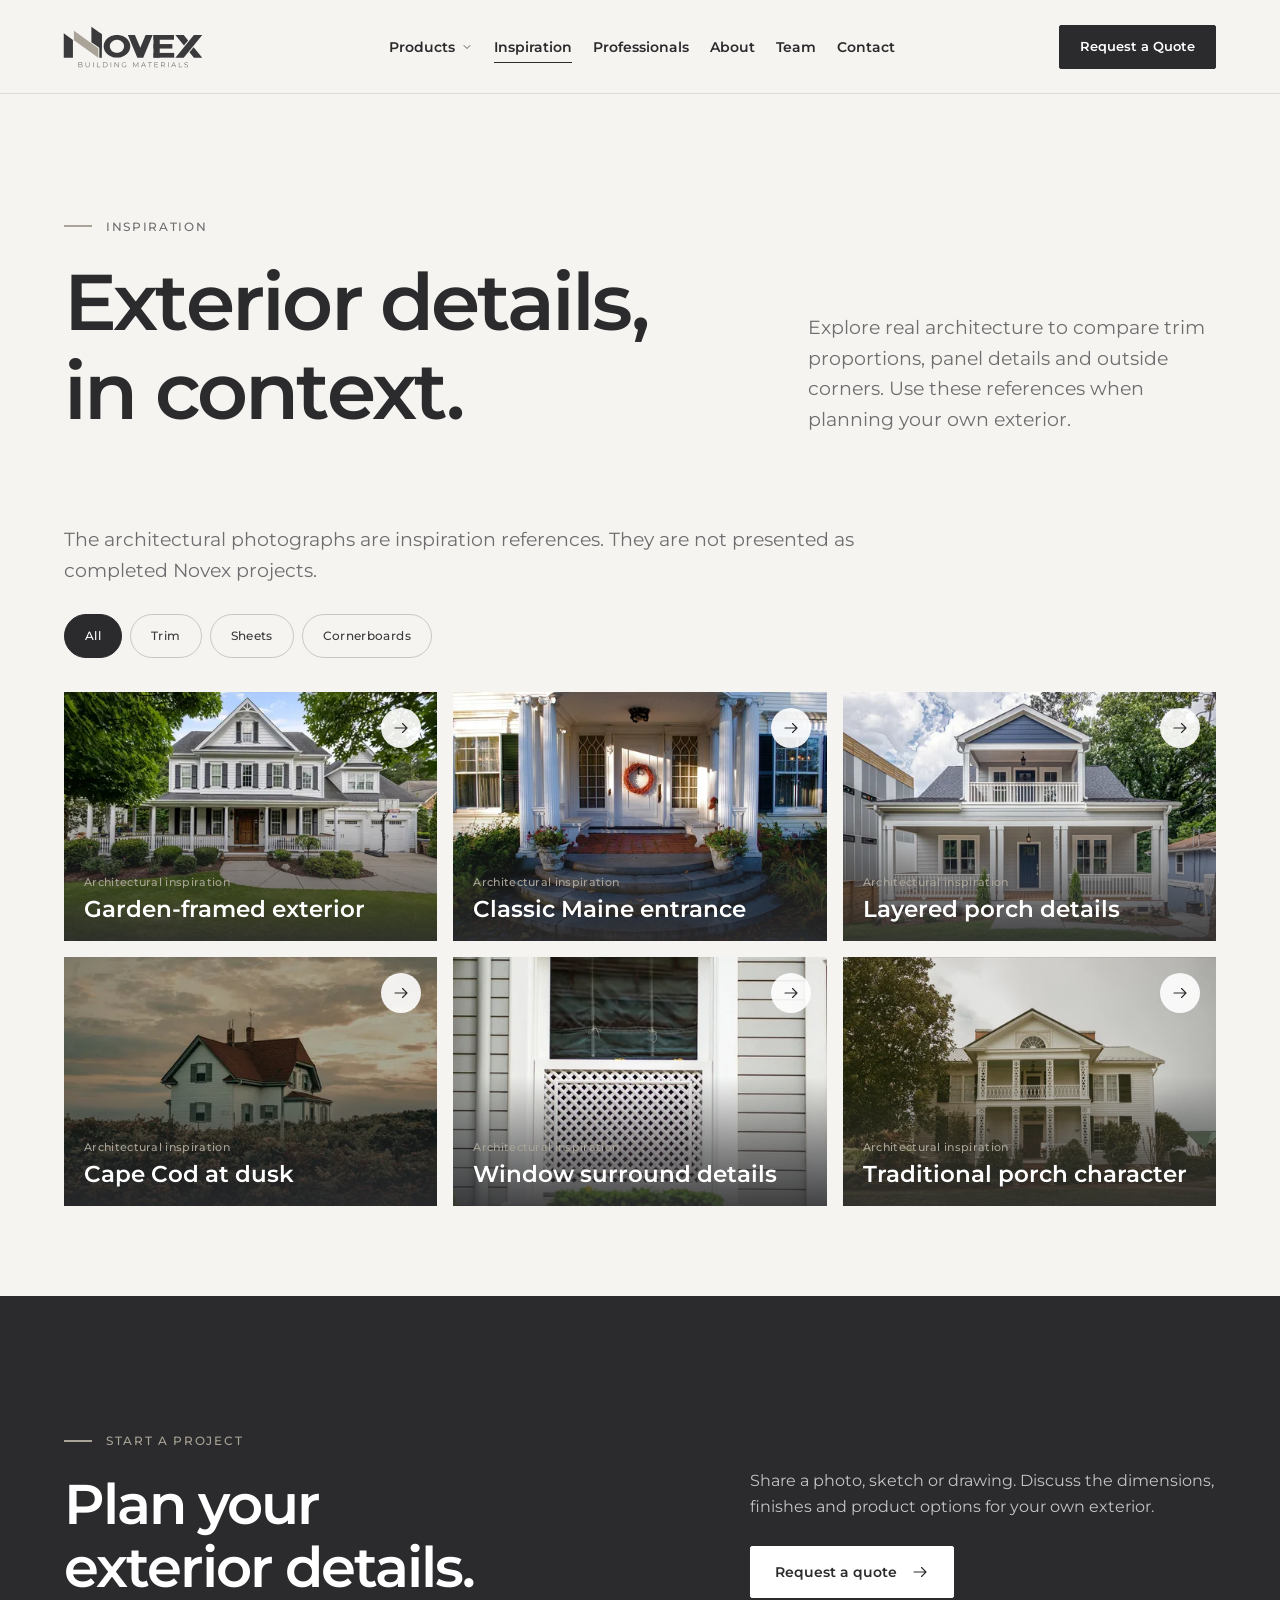
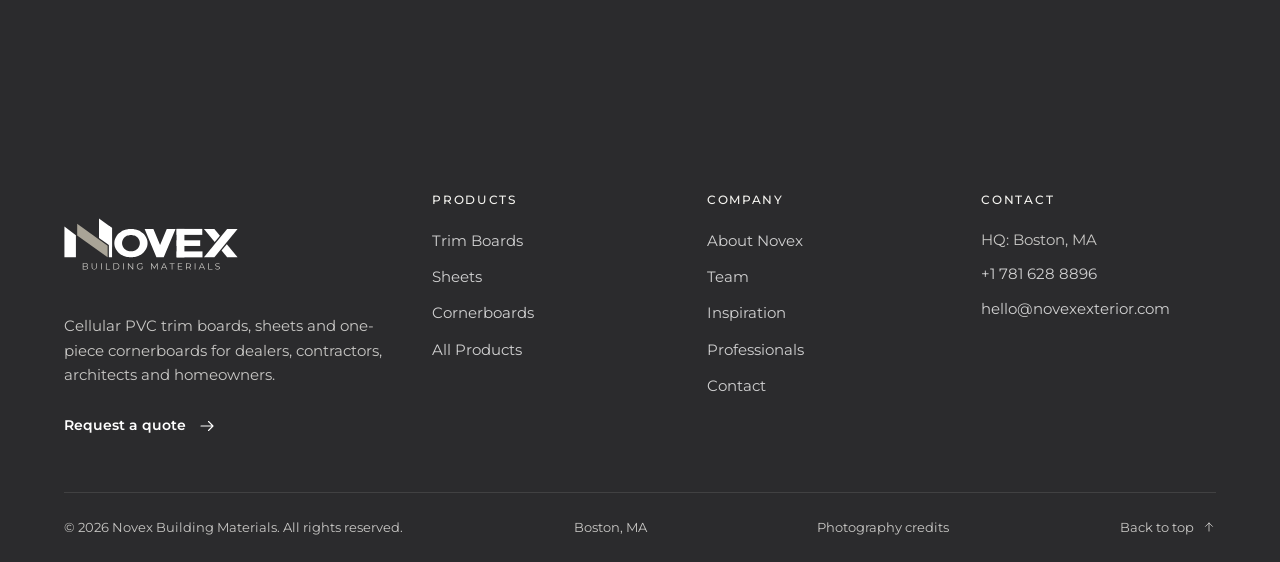
<file: inspiration.html>
<!DOCTYPE html>

<html lang="en">
<head>
<meta charset="utf-8"/>
<meta content="width=device-width, initial-scale=1, viewport-fit=cover" name="viewport"/>
<title>Inspiration | Novex Building Materials</title>
<meta content="Explore architectural inspiration for exterior trim, panels and corner details, with real photography and useful product references." name="description"/>
<meta content="#F5F4F0" name="theme-color"/>
<meta content="website" property="og:type"/>
<meta content="Novex Building Materials" property="og:site_name"/>
<meta content="Inspiration | Novex Building Materials" property="og:title"/>
<meta content="Explore architectural inspiration for exterior trim, panels and corner details, with real photography and useful product references." property="og:description"/>
<meta content="summary_large_image" name="twitter:card"/>
<link href="assets/brand/novex-favicon.svg" rel="icon" type="image/svg+xml"/>
<link href="assets/brand/apple-touch-icon.png" rel="apple-touch-icon"/>
<link href="assets/css/styles.css" rel="stylesheet"/>
<link href="assets/css/premium.css" rel="stylesheet"/>
<link as="font" crossorigin="" href="assets/fonts/montserrat-latin-variable.woff2" rel="preload" type="font/woff2"/>
<link href="https://novexexterior.vercel.app/inspiration" rel="canonical"/><meta content="https://novexexterior.vercel.app/inspiration" property="og:url"/><meta content="https://novexexterior.vercel.app/assets/images/real-modern-farmhouse.jpg" property="og:image"/><meta content="1200" property="og:image:width"/><meta content="800" property="og:image:height"/><meta content="A thoughtfully detailed white home with a wood entry and black roof trim" property="og:image:alt"/><meta content="https://novexexterior.vercel.app/assets/images/real-modern-farmhouse.jpg" name="twitter:image"/></head>
<body>
<a class="skip-link" href="#main">Skip to content</a>
<header class="site-header" id="top">
<div class="container header-inner">
<a aria-label="NOVEX Building Materials — home" class="brand" href="index.html"><img class="brand__logo" src="assets/brand/novex-logo-clearspace.svg" alt="NOVEX Building Materials" width="393" height="185" decoding="async"/></a>
<nav aria-label="Primary" class="nav"><ul class="nav__list"><li class="nav__item nav__item--mega"><a aria-haspopup="true" class="nav__link" href="products.html">Products<svg aria-hidden="true" fill="none" stroke="currentColor" stroke-linecap="round" stroke-linejoin="round" stroke-width="1.5" viewbox="0 0 24 24"><path d="M6 9l6 6 6-6"></path></svg></a><div class="mega"><div class="container mega__inner"><a class="mega__card" href="trim.html"><figure class="media ar-16x9"><img alt="Architectural inspiration: a white gable and window surround" decoding="async" height="800" loading="lazy" sizes="240px" src="assets/images/real-window-1200.webp" srcset="assets/images/real-window-320.webp 320w, assets/images/real-window-480.webp 480w, assets/images/real-window-800.webp 800w, assets/images/real-window-1200.webp 1200w, assets/images/real-window-1800.webp 1800w" width="1200"/></figure><span class="mega__title">Trim Boards</span><span class="mega__desc">Knot-free boards for casings, fascia, frieze and rake.</span></a><a class="mega__card" href="sheets.html"><figure class="media ar-16x9" style="--pos:70% 40%"><img alt="Architectural inspiration: a white clapboard porch with railings and columns" decoding="async" height="952" loading="lazy" sizes="240px" src="assets/images/real-porch-1200.webp" srcset="assets/images/real-porch-320.webp 320w, assets/images/real-porch-480.webp 480w, assets/images/real-porch-800.webp 800w, assets/images/real-porch-1200.webp 1200w, assets/images/real-porch-1800.webp 1800w" width="1200"/></figure><span class="mega__title">Sheets</span><span class="mega__desc">Wide panels for soffits, gables, bays and dormers.</span></a><a class="mega__card" href="cornerboards.html"><figure class="media ar-16x9" style="--pos:78% 50%"><img alt="Architectural inspiration: a shingled home with white porch trim" decoding="async" height="800" loading="lazy" sizes="240px" src="assets/images/real-home-1200.webp" srcset="assets/images/real-home-320.webp 320w, assets/images/real-home-480.webp 480w, assets/images/real-home-800.webp 800w, assets/images/real-home-1200.webp 1200w, assets/images/real-home-1800.webp 1800w" width="1200"/></figure><span class="mega__title">Cornerboards</span><span class="mega__desc">One-piece profiles for outside corners.</span></a><div class="mega__aside"><p>PVC trim, sheets and cornerboards. Built for the trade.</p><a class="link-arrow" href="products.html">View all products <svg aria-hidden="true" fill="none" stroke="currentColor" stroke-linecap="round" stroke-linejoin="round" stroke-width="1.5" viewbox="0 0 24 24"><path d="M4 12h16M14 6l6 6-6 6"></path></svg></a></div></div></div></li><li class="nav__item"><a aria-current="page" class="nav__link" href="inspiration.html">Inspiration</a></li><li class="nav__item"><a class="nav__link" href="professionals.html">Professionals</a></li><li class="nav__item"><a class="nav__link" href="about.html">About</a></li><li class="nav__item"><a class="nav__link" href="team.html">Team</a></li><li class="nav__item"><a class="nav__link" href="contact.html">Contact</a></li></ul></nav>
<div class="header-actions">
<a class="btn btn--sm header-cta" href="contact.html#quote">Request a Quote</a>
<button aria-controls="mobile-menu" aria-expanded="false" aria-label="Open menu" class="menu-toggle" type="button"><span class="menu-toggle__lines"><span></span><span></span></span></button>
</div>
</div>
</header>
<div aria-label="Menu" class="mobile-menu" id="mobile-menu" inert="">
<button aria-label="Close menu" class="mobile-menu__close" data-menu-close="" type="button">Close</button>
<ul class="mobile-menu__list"><li><a class="mobile-menu__link" href="products.html">Products</a><div class="mobile-menu__sub"><a href="trim.html">Trim Boards</a><a href="sheets.html">Sheets</a><a href="cornerboards.html">Cornerboards</a><a href="products.html">All products</a></div></li><li><a aria-current="page" class="mobile-menu__link" href="inspiration.html">Inspiration</a></li><li><a class="mobile-menu__link" href="professionals.html">Professionals</a></li><li><a class="mobile-menu__link" href="about.html">About</a></li><li><a class="mobile-menu__link" href="team.html">Team</a></li><li><a class="mobile-menu__link" href="contact.html">Contact</a></li></ul>
<div class="mobile-menu__foot">
<a class="btn btn--brass btn--block" href="contact.html#quote">Request a Quote <svg aria-hidden="true" fill="none" stroke="currentColor" stroke-linecap="round" stroke-linejoin="round" stroke-width="1.5" viewbox="0 0 24 24"><path d="M4 12h16M14 6l6 6-6 6"></path></svg></a>
<div class="mobile-menu__contact"><a href="tel:+17816288896">+1 781 628 8896</a><a href="mailto:hello@novexexterior.com">hello@novexexterior.com</a><span>HQ: Boston, MA</span></div>
</div>
</div>
<noscript><nav aria-label="Site navigation" class="fallback-nav"><a href="products.html">Products</a><a href="inspiration.html">Inspiration</a><a href="professionals.html">Professionals</a><a href="about.html">About</a><a href="team.html">Team</a><a href="contact.html#quote">Request a quote</a></nav><style>.menu-toggle,.nx-hotspot,.nx-detail-choices,[role="tablist"]{display:none!important}[role="tabpanel"][hidden]{display:block!important}.fallback-nav{display:flex;flex-wrap:wrap;gap:8px 20px;margin-top:var(--header-h);padding:12px var(--gutter);background:white}.fallback-nav a{min-height:44px;display:flex;align-items:center}.home .nx-hero{padding-top:0}</style></noscript><main id="main">
<section class="page-hero">
<div class="container page-hero__grid">
<div><span class="eyebrow" data-reveal="">Inspiration</span><h1 class="h1" data-reveal="split">Exterior details, in context.</h1></div>
<div class="page-hero__aside" data-reveal=""><p class="lead">Explore real architecture to compare trim proportions, panel details and outside corners. Use these references when planning your own exterior.</p></div>
</div>
</section>
<section class="section section--flush-top">
<div class="container">
<p class="lead" style="max-width:46em;margin-bottom:28px">The architectural photographs are inspiration references. They are not presented as completed Novex projects.</p><div aria-label="Filter gallery" class="filters" role="group">
<button aria-pressed="true" class="filter" data-filter="all" type="button">All</button>
<button aria-pressed="false" class="filter" data-filter="trim" type="button">Trim</button>
<button aria-pressed="false" class="filter" data-filter="sheets" type="button">Sheets</button>
<button aria-pressed="false" class="filter" data-filter="cornerboards" type="button">Cornerboards</button>
</div>
<div class="gallery" data-gallery=""><a class="tile" data-caption="traditional gabled home with a white porch, dark shutters and a landscaped front lawn" data-full-src="assets/images/real-colonial-garden-1800.webp" data-full-srcset="assets/images/real-colonial-garden-320.webp 320w, assets/images/real-colonial-garden-480.webp 480w, assets/images/real-colonial-garden-800.webp 800w, assets/images/real-colonial-garden-1200.webp 1200w, assets/images/real-colonial-garden-1800.webp 1800w" data-sub="Architectural inspiration" data-tags="trim sheets" data-title="Garden-framed exterior" href="assets/images/real-colonial-garden-1800.webp">
<figure class="media"><img alt="Architectural inspiration: traditional gabled home with a white porch, dark shutters and a landscaped front lawn" decoding="async" height="800" loading="lazy" sizes="(min-width: 1000px) 30vw, (min-width: 640px) 46vw, 100vw" src="assets/images/real-colonial-garden-1200.webp" srcset="assets/images/real-colonial-garden-320.webp 320w, assets/images/real-colonial-garden-480.webp 480w, assets/images/real-colonial-garden-800.webp 800w, assets/images/real-colonial-garden-1200.webp 1200w, assets/images/real-colonial-garden-1800.webp 1800w" width="1200"/></figure><span class="tile__zoom"><svg aria-hidden="true" fill="none" stroke="currentColor" stroke-linecap="round" stroke-linejoin="round" stroke-width="1.5" viewbox="0 0 24 24"><path d="M4 12h16M14 6l6 6-6 6"></path></svg></span><span class="tile__cap"><span>Architectural inspiration</span><strong>Garden-framed exterior</strong></span></a><a class="tile" data-caption="white columned entrance with a wreath and curved stone steps in Bath, Maine" data-full-src="assets/images/real-maine-entry-1800.webp" data-full-srcset="assets/images/real-maine-entry-320.webp 320w, assets/images/real-maine-entry-480.webp 480w, assets/images/real-maine-entry-800.webp 800w, assets/images/real-maine-entry-1200.webp 1200w, assets/images/real-maine-entry-1800.webp 1800w" data-sub="Architectural inspiration" data-tags="trim" data-title="Classic Maine entrance" href="assets/images/real-maine-entry-1800.webp">
<figure class="media"><img alt="Architectural inspiration: white columned entrance with a wreath and curved stone steps in Bath, Maine" decoding="async" height="803" loading="lazy" sizes="(min-width: 1000px) 30vw, (min-width: 640px) 46vw, 100vw" src="assets/images/real-maine-entry-1200.webp" srcset="assets/images/real-maine-entry-320.webp 320w, assets/images/real-maine-entry-480.webp 480w, assets/images/real-maine-entry-800.webp 800w, assets/images/real-maine-entry-1200.webp 1200w, assets/images/real-maine-entry-1800.webp 1800w" width="1200"/></figure><span class="tile__zoom"><svg aria-hidden="true" fill="none" stroke="currentColor" stroke-linecap="round" stroke-linejoin="round" stroke-width="1.5" viewbox="0 0 24 24"><path d="M4 12h16M14 6l6 6-6 6"></path></svg></span><span class="tile__cap"><span>Architectural inspiration</span><strong>Classic Maine entrance</strong></span></a><a class="tile" data-caption="blue-gray clapboard home with white trim and a balcony above its front porch" data-full-src="assets/images/real-veranda-1800.webp" data-full-srcset="assets/images/real-veranda-320.webp 320w, assets/images/real-veranda-480.webp 480w, assets/images/real-veranda-800.webp 800w, assets/images/real-veranda-1200.webp 1200w, assets/images/real-veranda-1800.webp 1800w" data-sub="Architectural inspiration" data-tags="sheets trim" data-title="Layered porch details" href="assets/images/real-veranda-1800.webp">
<figure class="media"><img alt="Architectural inspiration: blue-gray clapboard home with white trim and a balcony above its front porch" decoding="async" height="800" loading="lazy" sizes="(min-width: 1000px) 30vw, (min-width: 640px) 46vw, 100vw" src="assets/images/real-veranda-1200.webp" srcset="assets/images/real-veranda-320.webp 320w, assets/images/real-veranda-480.webp 480w, assets/images/real-veranda-800.webp 800w, assets/images/real-veranda-1200.webp 1200w, assets/images/real-veranda-1800.webp 1800w" width="1200"/></figure><span class="tile__zoom"><svg aria-hidden="true" fill="none" stroke="currentColor" stroke-linecap="round" stroke-linejoin="round" stroke-width="1.5" viewbox="0 0 24 24"><path d="M4 12h16M14 6l6 6-6 6"></path></svg></span><span class="tile__cap"><span>Architectural inspiration</span><strong>Layered porch details</strong></span></a><a class="tile" data-caption="a Cape Cod home at dusk" data-full-src="assets/images/real-new-england-1800.webp" data-full-srcset="assets/images/real-new-england-320.webp 320w, assets/images/real-new-england-480.webp 480w, assets/images/real-new-england-800.webp 800w, assets/images/real-new-england-1200.webp 1200w, assets/images/real-new-england-1800.webp 1800w" data-sub="Architectural inspiration" data-tags="cornerboards" data-title="Cape Cod at dusk" href="assets/images/real-new-england-1800.webp">
<figure class="media"><img alt="Architectural inspiration: a Cape Cod home at dusk" decoding="async" height="800" loading="lazy" sizes="(min-width: 1000px) 30vw, (min-width: 640px) 46vw, 100vw" src="assets/images/real-new-england-1200.webp" srcset="assets/images/real-new-england-320.webp 320w, assets/images/real-new-england-480.webp 480w, assets/images/real-new-england-800.webp 800w, assets/images/real-new-england-1200.webp 1200w, assets/images/real-new-england-1800.webp 1800w" width="1200"/></figure><span class="tile__zoom"><svg aria-hidden="true" fill="none" stroke="currentColor" stroke-linecap="round" stroke-linejoin="round" stroke-width="1.5" viewbox="0 0 24 24"><path d="M4 12h16M14 6l6 6-6 6"></path></svg></span><span class="tile__cap"><span>Architectural inspiration</span><strong>Cape Cod at dusk</strong></span></a><a class="tile" data-caption="white window surround and lattice panel on gray clapboard above a green planter" data-full-src="assets/images/real-window-box-1800.webp" data-full-srcset="assets/images/real-window-box-320.webp 320w, assets/images/real-window-box-480.webp 480w, assets/images/real-window-box-800.webp 800w, assets/images/real-window-box-1200.webp 1200w, assets/images/real-window-box-1800.webp 1800w" data-sub="Architectural inspiration" data-tags="trim corners" data-title="Window surround details" href="assets/images/real-window-box-1800.webp">
<figure class="media"><img alt="Architectural inspiration: white window surround and lattice panel on gray clapboard above a green planter" decoding="async" height="1800" loading="lazy" sizes="(min-width: 1000px) 30vw, (min-width: 640px) 46vw, 100vw" src="assets/images/real-window-box-1200.webp" srcset="assets/images/real-window-box-320.webp 320w, assets/images/real-window-box-480.webp 480w, assets/images/real-window-box-800.webp 800w, assets/images/real-window-box-1200.webp 1200w, assets/images/real-window-box-1800.webp 1800w" width="1200"/></figure><span class="tile__zoom"><svg aria-hidden="true" fill="none" stroke="currentColor" stroke-linecap="round" stroke-linejoin="round" stroke-width="1.5" viewbox="0 0 24 24"><path d="M4 12h16M14 6l6 6-6 6"></path></svg></span><span class="tile__cap"><span>Architectural inspiration</span><strong>Window surround details</strong></span></a><a class="tile" data-caption="traditional white house with an ornate two-story porch and surrounding trees" data-full-src="assets/images/real-heritage-1800.webp" data-full-srcset="assets/images/real-heritage-320.webp 320w, assets/images/real-heritage-480.webp 480w, assets/images/real-heritage-800.webp 800w, assets/images/real-heritage-1200.webp 1200w, assets/images/real-heritage-1800.webp 1800w" data-sub="Architectural inspiration" data-tags="trim sheets" data-title="Traditional porch character" href="assets/images/real-heritage-1800.webp">
<figure class="media"><img alt="Architectural inspiration: traditional white house with an ornate two-story porch and surrounding trees" decoding="async" height="799" loading="lazy" sizes="(min-width: 1000px) 30vw, (min-width: 640px) 46vw, 100vw" src="assets/images/real-heritage-1200.webp" srcset="assets/images/real-heritage-320.webp 320w, assets/images/real-heritage-480.webp 480w, assets/images/real-heritage-800.webp 800w, assets/images/real-heritage-1200.webp 1200w, assets/images/real-heritage-1800.webp 1800w" width="1200"/></figure><span class="tile__zoom"><svg aria-hidden="true" fill="none" stroke="currentColor" stroke-linecap="round" stroke-linejoin="round" stroke-width="1.5" viewbox="0 0 24 24"><path d="M4 12h16M14 6l6 6-6 6"></path></svg></span><span class="tile__cap"><span>Architectural inspiration</span><strong>Traditional porch character</strong></span></a></div>
</div>
</section>
<div aria-label="Gallery viewer" aria-modal="true" class="lightbox" data-lightbox="" hidden="" role="dialog">
<div class="lightbox__bar"><span data-lb-count="">1 / 1</span><button aria-label="Close" class="icon-btn" data-lb-close="" type="button"><svg aria-hidden="true" fill="none" stroke="currentColor" stroke-linecap="round" stroke-linejoin="round" stroke-width="1.5" viewbox="0 0 24 24"><path d="M6 6l12 12M18 6L6 18"></path></svg></button></div>
<div class="lightbox__stage" data-lb-stage=""></div>
<div class="lightbox__cap"><div><span data-lb-sub=""></span><strong data-lb-title=""></strong></div>
<div class="lightbox__nav"><button aria-label="Previous" class="icon-btn" data-lb-prev="" type="button"><svg aria-hidden="true" fill="none" stroke="currentColor" stroke-linecap="round" stroke-linejoin="round" stroke-width="1.5" viewbox="0 0 24 24"><path d="M15 5l-7 7 7 7"></path></svg></button><button aria-label="Next" class="icon-btn" data-lb-next="" type="button"><svg aria-hidden="true" fill="none" stroke="currentColor" stroke-linecap="round" stroke-linejoin="round" stroke-width="1.5" viewbox="0 0 24 24"><path d="M9 5l7 7-7 7"></path></svg></button></div></div>
</div>
<section class="cta-band on-dark">
<div class="container cta-band__inner">
<div data-reveal=""><span class="eyebrow">Start a project</span><h2 class="h2" style="margin-top:22px">Plan your exterior details.</h2></div>
<div data-reveal="" style="--d:.1s"><p>Share a photo, sketch or drawing. Discuss the dimensions, finishes and product options for your own exterior.</p>
<div class="btn-row"><a class="btn btn--light" href="contact.html#quote">Request a quote <svg aria-hidden="true" fill="none" stroke="currentColor" stroke-linecap="round" stroke-linejoin="round" stroke-width="1.5" viewbox="0 0 24 24"><path d="M4 12h16M14 6l6 6-6 6"></path></svg></a></div>
</div>
</div>
</section>
</main>
<footer class="site-footer">
<div class="container">
<div class="footer-top">
<div class="footer-brand">
<a aria-label="NOVEX Building Materials — home" class="brand" href="index.html"><img class="brand__logo" src="assets/brand/novex-logo-reverse-clearspace.svg" alt="NOVEX Building Materials" width="393" height="185" decoding="async" loading="lazy"/></a>
<p>Cellular PVC trim boards, sheets and one-piece cornerboards for dealers, contractors, architects and homeowners.</p>
<a class="link-arrow" href="contact.html#quote" style="color:#fff">Request a quote <svg aria-hidden="true" fill="none" stroke="currentColor" stroke-linecap="round" stroke-linejoin="round" stroke-width="1.5" viewbox="0 0 24 24"><path d="M4 12h16M14 6l6 6-6 6"></path></svg></a>
</div>
<div class="footer-cols">
<div class="footer-col"><h3>Products</h3><ul>
<li><a href="trim.html">Trim Boards</a></li><li><a href="sheets.html">Sheets</a></li><li><a href="cornerboards.html">Cornerboards</a></li><li><a href="products.html">All Products</a></li></ul></div>
<div class="footer-col"><h3>Company</h3><ul>
<li><a href="about.html">About Novex</a></li><li><a href="team.html">Team</a></li><li><a href="inspiration.html">Inspiration</a></li><li><a href="professionals.html">Professionals</a></li><li><a href="contact.html">Contact</a></li></ul></div>
</div>
<div class="footer-col"><h3>Contact</h3>
<address><span>HQ: Boston, MA</span><a href="tel:+17816288896">+1 781 628 8896</a><a href="mailto:hello@novexexterior.com">hello@novexexterior.com</a></address>
</div>
</div>
</div>
<div class="footer-bottom container">
<span>© 2026 Novex Building Materials. All rights reserved.</span>
<span>Boston, MA</span>
<a href="photography.html">Photography credits</a><a class="to-top" href="#top">Back to top <svg aria-hidden="true" fill="none" stroke="currentColor" stroke-linecap="round" stroke-linejoin="round" stroke-width="1.5" viewbox="0 0 24 24"><path d="M12 19V5M6 11l6-6 6 6"></path></svg></a>
</div>
</footer>
<nav aria-label="Quick actions" class="action-bar">
<a href="tel:+17816288896">Call Novex</a>
<a href="contact.html#quote">Request a quote <svg aria-hidden="true" fill="none" stroke="currentColor" stroke-linecap="round" stroke-linejoin="round" stroke-width="1.5" viewbox="0 0 24 24"><path d="M4 12h16M14 6l6 6-6 6"></path></svg></a>
</nav>
<script defer="" src="assets/js/main.js"></script>
</body>
</html>
</file>
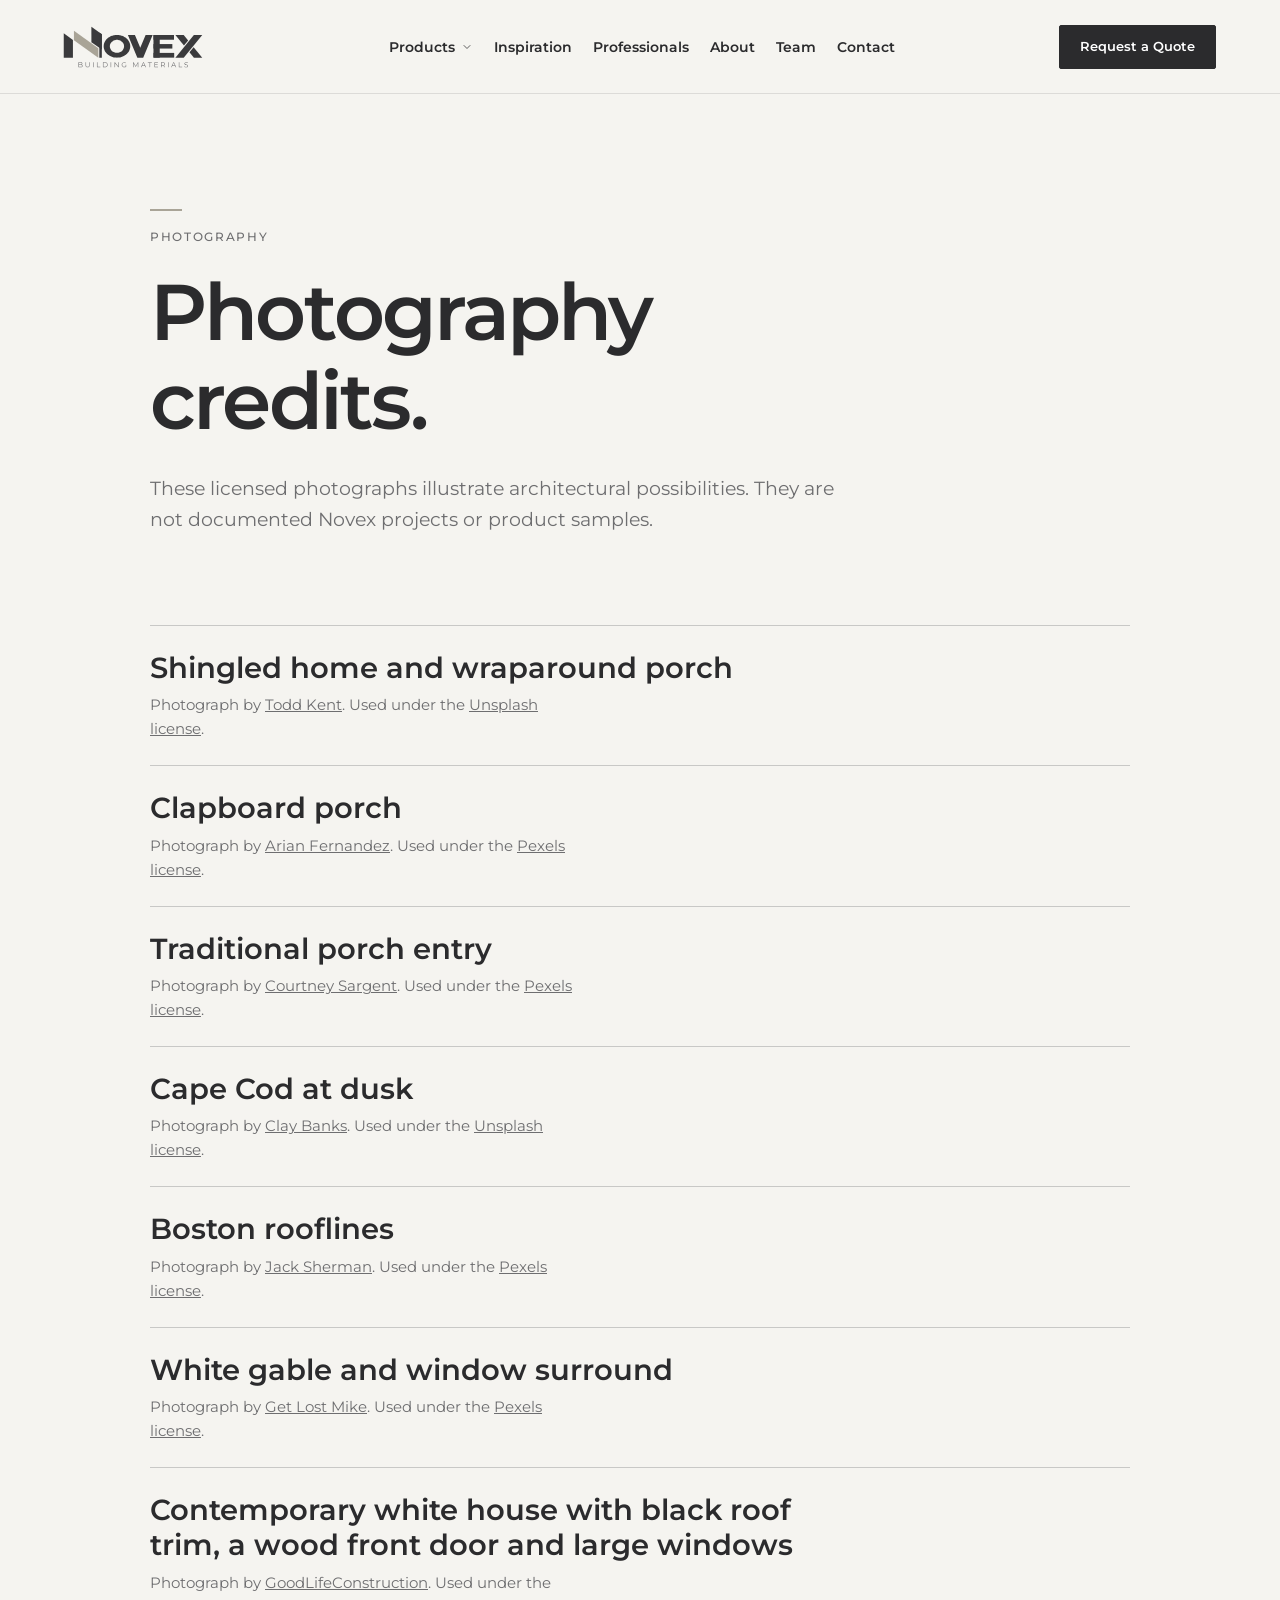
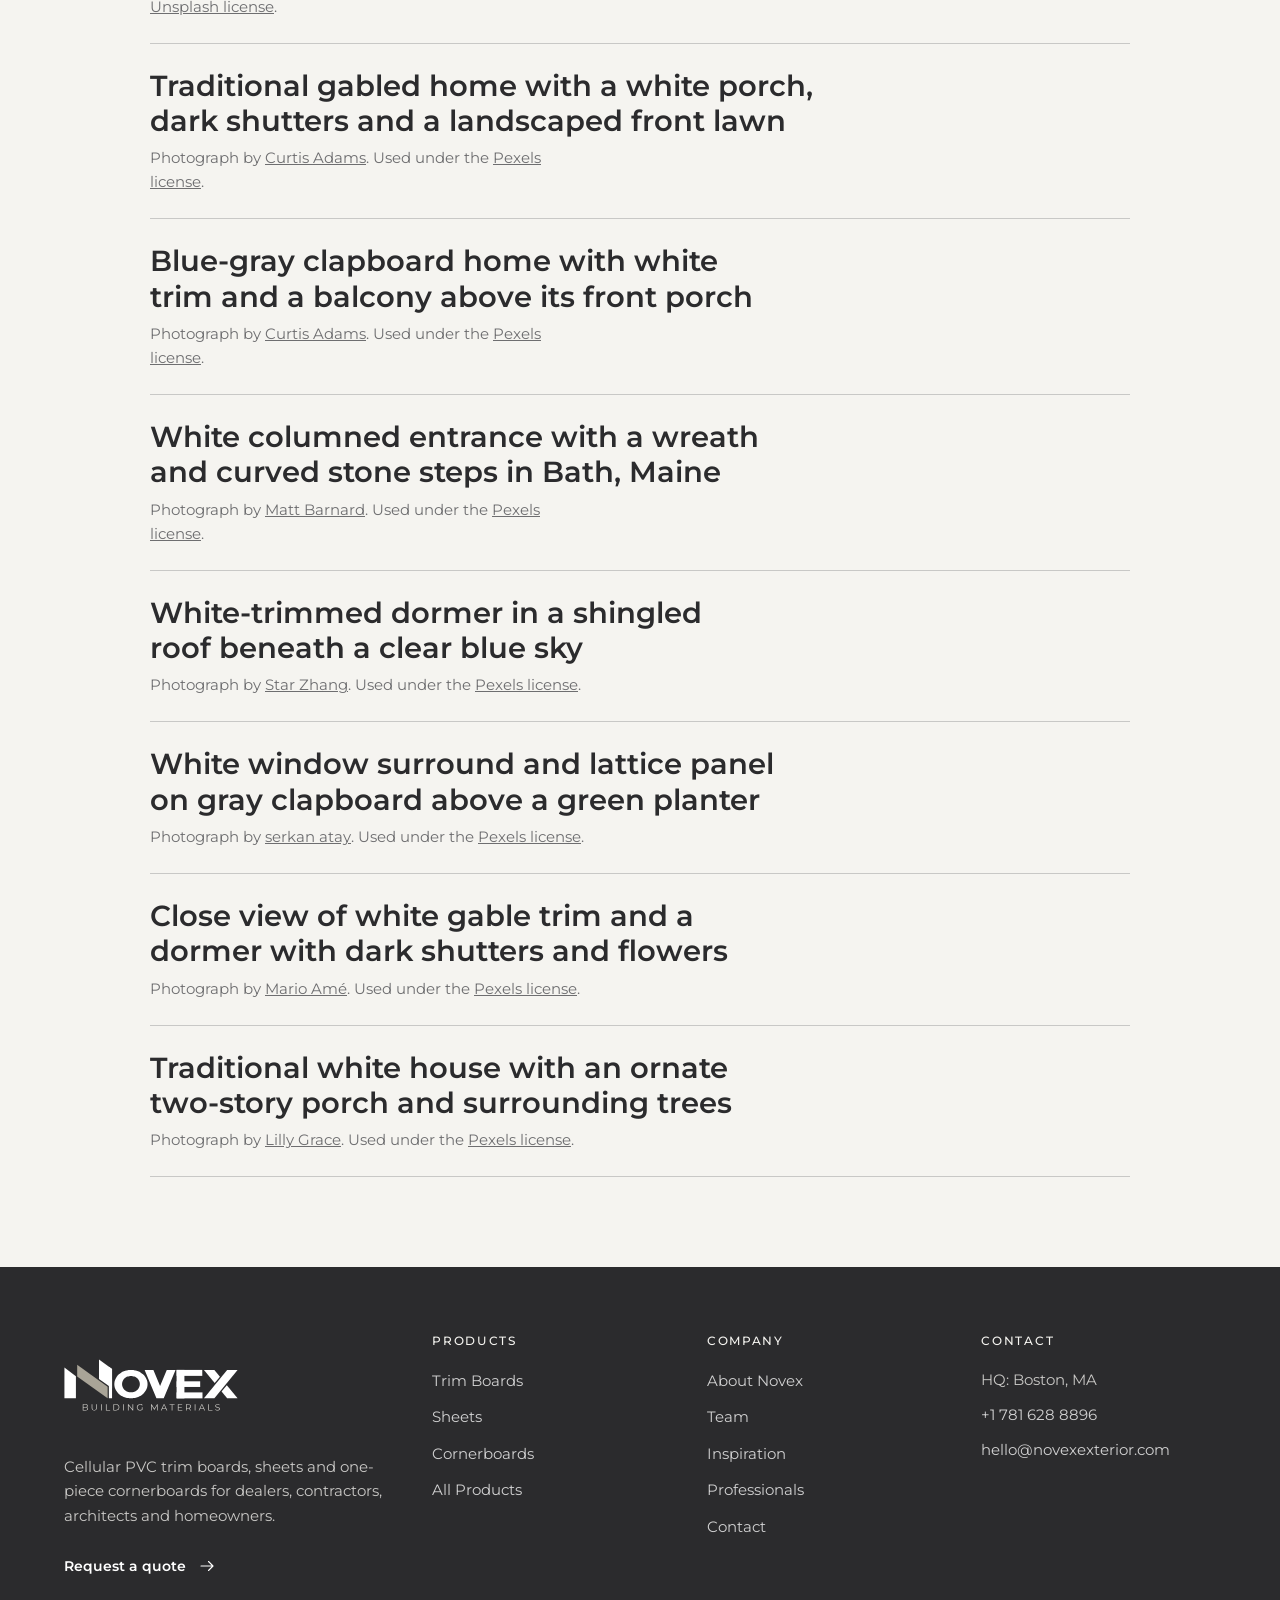
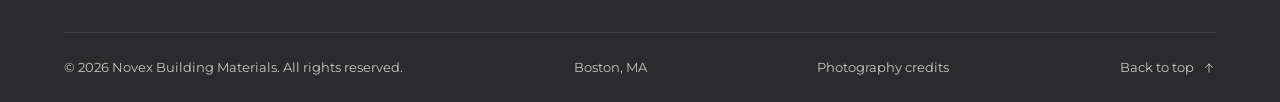
<file: photography.html>
<!DOCTYPE html>

<html lang="en">
<head>
<meta charset="utf-8"/>
<meta content="width=device-width, initial-scale=1, viewport-fit=cover" name="viewport"/>
<title>Photography credits | Novex Building Materials</title>
<meta content="Premium cellular PVC trim boards, sheets and one-piece cornerboards for New England homes. Based in Boston, Massachusetts — serving builders, architects and homeowners." name="description"/>
<meta content="#F5F4F0" name="theme-color"/>
<meta content="website" property="og:type"/>
<meta content="Novex Building Materials" property="og:site_name"/>
<meta content="Novex Building Materials — Premium PVC Trim, Sheets &amp; Cornerboards | Boston, MA" property="og:title"/>
<meta content="Premium cellular PVC trim boards, sheets and one-piece cornerboards for New England homes. Based in Boston, Massachusetts — serving builders, architects and homeowners." property="og:description"/>
<meta content="summary_large_image" name="twitter:card"/>
<link href="assets/brand/novex-favicon.svg" rel="icon" type="image/svg+xml"/>
<link href="assets/brand/apple-touch-icon.png" rel="apple-touch-icon"/>
<link href="assets/css/styles.css" rel="stylesheet"/>
<link href="assets/css/premium.css" rel="stylesheet"/>
<link as="font" crossorigin="" href="assets/fonts/montserrat-latin-variable.woff2" rel="preload" type="font/woff2"/>
<link href="https://novexexterior.vercel.app/photography" rel="canonical"/><meta content="https://novexexterior.vercel.app/photography" property="og:url"/><meta content="https://novexexterior.vercel.app/assets/images/real-modern-farmhouse.jpg" property="og:image"/><meta content="1200" property="og:image:width"/><meta content="800" property="og:image:height"/><meta content="A thoughtfully detailed white home with a wood entry and black roof trim" property="og:image:alt"/><meta content="https://novexexterior.vercel.app/assets/images/real-modern-farmhouse.jpg" name="twitter:image"/></head>
<body>
<a class="skip-link" href="#main">Skip to content</a>
<header class="site-header" id="top">
<div class="container header-inner">
<a aria-label="NOVEX Building Materials — home" class="brand" href="index.html"><img class="brand__logo" src="assets/brand/novex-logo-clearspace.svg" alt="NOVEX Building Materials" width="393" height="185" decoding="async"/></a>
<nav aria-label="Primary" class="nav"><ul class="nav__list"><li class="nav__item nav__item--mega"><a aria-haspopup="true" class="nav__link" href="products.html">Products<svg aria-hidden="true" fill="none" stroke="currentColor" stroke-linecap="round" stroke-linejoin="round" stroke-width="1.5" viewbox="0 0 24 24"><path d="M6 9l6 6 6-6"></path></svg></a><div class="mega"><div class="container mega__inner"><a class="mega__card" href="trim.html"><figure class="media ar-16x9"><img alt="Architectural inspiration: a traditional porch entry with window and door trim" decoding="async" height="800" loading="lazy" sizes="240px" src="assets/images/real-detail-1200.webp" srcset="assets/images/real-detail-320.webp 320w, assets/images/real-detail-480.webp 480w, assets/images/real-detail-800.webp 800w, assets/images/real-detail-1200.webp 1200w, assets/images/real-detail-1800.webp 1800w" width="1200"/></figure><span class="mega__title">Trim Boards</span><span class="mega__desc">Knot-free boards for casings, fascia, frieze and rake.</span></a><a class="mega__card" href="sheets.html"><figure class="media ar-16x9" style="--pos:70% 40%"><img alt="Architectural inspiration: a white clapboard porch with railings and columns" decoding="async" height="952" loading="lazy" sizes="240px" src="assets/images/real-porch-1200.webp" srcset="assets/images/real-porch-320.webp 320w, assets/images/real-porch-480.webp 480w, assets/images/real-porch-800.webp 800w, assets/images/real-porch-1200.webp 1200w, assets/images/real-porch-1800.webp 1800w" width="1200"/></figure><span class="mega__title">Sheets</span><span class="mega__desc">Wide panels for soffits, gables, bays and dormers.</span></a><a class="mega__card" href="cornerboards.html"><figure class="media ar-16x9" style="--pos:78% 50%"><img alt="Architectural inspiration: a shingled home with white porch trim" decoding="async" height="800" loading="lazy" sizes="240px" src="assets/images/real-home-1200.webp" srcset="assets/images/real-home-320.webp 320w, assets/images/real-home-480.webp 480w, assets/images/real-home-800.webp 800w, assets/images/real-home-1200.webp 1200w, assets/images/real-home-1800.webp 1800w" width="1200"/></figure><span class="mega__title">Cornerboards</span><span class="mega__desc">One-piece profiles for clean, finished corners.</span></a><div class="mega__aside"><p>PVC trim, sheets and cornerboards. Built for the trade.</p><a class="link-arrow" href="products.html">View all products <svg aria-hidden="true" fill="none" stroke="currentColor" stroke-linecap="round" stroke-linejoin="round" stroke-width="1.5" viewbox="0 0 24 24"><path d="M4 12h16M14 6l6 6-6 6"></path></svg></a></div></div></div></li><li class="nav__item"><a class="nav__link" href="inspiration.html">Inspiration</a></li><li class="nav__item"><a class="nav__link" href="professionals.html">Professionals</a></li><li class="nav__item"><a class="nav__link" href="about.html">About</a></li><li class="nav__item"><a class="nav__link" href="team.html">Team</a></li><li class="nav__item"><a class="nav__link" href="contact.html">Contact</a></li></ul></nav>
<div class="header-actions">
<a class="btn btn--sm header-cta" href="contact.html#quote">Request a Quote</a>
<button aria-controls="mobile-menu" aria-expanded="false" aria-label="Open menu" class="menu-toggle" type="button"><span class="menu-toggle__lines"><span></span><span></span></span></button>
</div>
</div>
</header>
<div aria-label="Menu" class="mobile-menu" id="mobile-menu" inert="">
<button aria-label="Close menu" class="mobile-menu__close" data-menu-close="" type="button">Close</button>
<ul class="mobile-menu__list"><li><a class="mobile-menu__link" href="products.html">Products</a><div class="mobile-menu__sub"><a href="trim.html">Trim Boards</a><a href="sheets.html">Sheets</a><a href="cornerboards.html">Cornerboards</a><a href="products.html">All products</a></div></li><li><a class="mobile-menu__link" href="inspiration.html">Inspiration</a></li><li><a class="mobile-menu__link" href="professionals.html">Professionals</a></li><li><a class="mobile-menu__link" href="about.html">About</a></li><li><a class="mobile-menu__link" href="team.html">Team</a></li><li><a class="mobile-menu__link" href="contact.html">Contact</a></li></ul>
<div class="mobile-menu__foot">
<a class="btn btn--brass btn--block" href="contact.html#quote">Request a Quote <svg aria-hidden="true" fill="none" stroke="currentColor" stroke-linecap="round" stroke-linejoin="round" stroke-width="1.5" viewbox="0 0 24 24"><path d="M4 12h16M14 6l6 6-6 6"></path></svg></a>
<div class="mobile-menu__contact"><a href="tel:+17816288896">+1 781 628 8896</a><a href="mailto:hello@novexexterior.com">hello@novexexterior.com</a><span>HQ: Boston, MA</span></div>
</div>
</div>
<noscript><nav aria-label="Site navigation" class="fallback-nav"><a href="products.html">Products</a><a href="inspiration.html">Inspiration</a><a href="professionals.html">Professionals</a><a href="about.html">About</a><a href="team.html">Team</a><a href="contact.html#quote">Request a quote</a></nav><style>.menu-toggle,.nx-hotspot,.nx-detail-choices,[role="tablist"]{display:none!important}[role="tabpanel"][hidden]{display:block!important}.fallback-nav{display:flex;flex-wrap:wrap;gap:8px 20px;margin-top:var(--header-h);padding:12px var(--gutter);background:white}.fallback-nav a{min-height:44px;display:flex;align-items:center}.home .nx-hero{padding-top:0}</style></noscript><main id="main"><section class="page-hero"><div class="container container--narrow"><p class="nx-label">Photography</p><h1>Photography<br/>credits.</h1><p class="lead" style="margin-top:28px">These licensed photographs illustrate architectural possibilities. They are not documented Novex projects or product samples.</p></div></section><section class="section section--flush-top"><div class="container container--narrow"><div class="nx-services"><div><h2 class="h3">Shingled home and wraparound porch</h2><p>Photograph by <a href="https://unsplash.com/photos/178j8tJrNlc" style="text-decoration:underline">Todd Kent</a>. Used under the <a href="https://unsplash.com/license" style="text-decoration:underline">Unsplash license</a>.</p></div><div><h2 class="h3">Clapboard porch</h2><p>Photograph by <a href="https://www.pexels.com/photo/porch-of-a-white-house-18326876/" style="text-decoration:underline">Arian Fernandez</a>. Used under the <a href="https://www.pexels.com/license/" style="text-decoration:underline">Pexels license</a>.</p></div><div><h2 class="h3">Traditional porch entry</h2><p>Photograph by <a href="https://www.pexels.com/photo/white-house-with-wooden-door-and-plants-on-frontage-8109514/" style="text-decoration:underline">Courtney Sargent</a>. Used under the <a href="https://www.pexels.com/license/" style="text-decoration:underline">Pexels license</a>.</p></div><div><h2 class="h3">Cape Cod at dusk</h2><p>Photograph by <a href="https://unsplash.com/photos/a-white-house-sitting-on-top-of-a-lush-green-field-ryRcBQhHQ-o" style="text-decoration:underline">Clay Banks</a>. Used under the <a href="https://unsplash.com/license" style="text-decoration:underline">Unsplash license</a>.</p></div><div><h2 class="h3">Boston rooflines</h2><p>Photograph by <a href="https://www.pexels.com/photo/vintage-building-in-city-18879418/" style="text-decoration:underline">Jack Sherman</a>. Used under the <a href="https://www.pexels.com/license/" style="text-decoration:underline">Pexels license</a>.</p></div><div><h2 class="h3">White gable and window surround</h2><p>Photograph by <a href="https://www.pexels.com/photo/a-beautiful-white-house-5661021/" style="text-decoration:underline">Get Lost Mike</a>. Used under the <a href="https://www.pexels.com/license/" style="text-decoration:underline">Pexels license</a>.</p></div><div><h2 class="h3">Contemporary white house with black roof trim, a wood front door and large windows</h2><p>Photograph by <a href="https://unsplash.com/photos/modern-white-house-with-glass-garage-doors-and-plants-MUiv6OcHoto" style="text-decoration:underline">GoodLifeConstruction</a>. Used under the <a href="https://unsplash.com/license" style="text-decoration:underline">Unsplash license</a>.</p></div><div><h2 class="h3">Traditional gabled home with a white porch, dark shutters and a landscaped front lawn</h2><p>Photograph by <a href="https://www.pexels.com/photo/gray-concrete-house-with-a-garden-12700529/" style="text-decoration:underline">Curtis Adams</a>. Used under the <a href="https://www.pexels.com/license/" style="text-decoration:underline">Pexels license</a>.</p></div><div><h2 class="h3">Blue-gray clapboard home with white trim and a balcony above its front porch</h2><p>Photograph by <a href="https://www.pexels.com/photo/white-and-brown-wooden-house-with-balcony-over-a-porch-4682066/" style="text-decoration:underline">Curtis Adams</a>. Used under the <a href="https://www.pexels.com/license/" style="text-decoration:underline">Pexels license</a>.</p></div><div><h2 class="h3">White columned entrance with a wreath and curved stone steps in Bath, Maine</h2><p>Photograph by <a href="https://www.pexels.com/photo/white-wooden-door-of-a-mansion-6696807/" style="text-decoration:underline">Matt Barnard</a>. Used under the <a href="https://www.pexels.com/license/" style="text-decoration:underline">Pexels license</a>.</p></div><div><h2 class="h3">White-trimmed dormer in a shingled roof beneath a clear blue sky</h2><p>Photograph by <a href="https://www.pexels.com/photo/roof-of-house-17485781/" style="text-decoration:underline">Star Zhang</a>. Used under the <a href="https://www.pexels.com/license/" style="text-decoration:underline">Pexels license</a>.</p></div><div><h2 class="h3">White window surround and lattice panel on gray clapboard above a green planter</h2><p>Photograph by <a href="https://www.pexels.com/photo/plant-by-house-window-18894951/" style="text-decoration:underline">serkan atay</a>. Used under the <a href="https://www.pexels.com/license/" style="text-decoration:underline">Pexels license</a>.</p></div><div><h2 class="h3">Close view of white gable trim and a dormer with dark shutters and flowers</h2><p>Photograph by <a href="https://www.pexels.com/photo/white-wooden-house-under-the-white-sky-10971733/" style="text-decoration:underline">Mario Amé</a>. Used under the <a href="https://www.pexels.com/license/" style="text-decoration:underline">Pexels license</a>.</p></div><div><h2 class="h3">Traditional white house with an ornate two-story porch and surrounding trees</h2><p>Photograph by <a href="https://www.pexels.com/photo/classic-southern-style-white-colonial-house-37073414/" style="text-decoration:underline">Lilly Grace</a>. Used under the <a href="https://www.pexels.com/license/" style="text-decoration:underline">Pexels license</a>.</p></div></div></div></section></main><footer class="site-footer">
<div class="container">
<div class="footer-top">
<div class="footer-brand">
<a aria-label="NOVEX Building Materials — home" class="brand" href="index.html"><img class="brand__logo" src="assets/brand/novex-logo-reverse-clearspace.svg" alt="NOVEX Building Materials" width="393" height="185" decoding="async" loading="lazy"/></a>
<p>Cellular PVC trim boards, sheets and one-piece cornerboards for dealers, contractors, architects and homeowners.</p>
<a class="link-arrow" href="contact.html#quote" style="color:#fff">Request a quote <svg aria-hidden="true" fill="none" stroke="currentColor" stroke-linecap="round" stroke-linejoin="round" stroke-width="1.5" viewbox="0 0 24 24"><path d="M4 12h16M14 6l6 6-6 6"></path></svg></a>
</div>
<div class="footer-cols">
<div class="footer-col"><h3>Products</h3><ul>
<li><a href="trim.html">Trim Boards</a></li><li><a href="sheets.html">Sheets</a></li><li><a href="cornerboards.html">Cornerboards</a></li><li><a href="products.html">All Products</a></li></ul></div>
<div class="footer-col"><h3>Company</h3><ul>
<li><a href="about.html">About Novex</a></li><li><a href="team.html">Team</a></li><li><a href="inspiration.html">Inspiration</a></li><li><a href="professionals.html">Professionals</a></li><li><a href="contact.html">Contact</a></li></ul></div>
</div>
<div class="footer-col"><h3>Contact</h3>
<address><span>HQ: Boston, MA</span><a href="tel:+17816288896">+1 781 628 8896</a><a href="mailto:hello@novexexterior.com">hello@novexexterior.com</a></address>
</div>
</div>
</div>
<div class="footer-bottom container">
<span>© 2026 Novex Building Materials. All rights reserved.</span>
<span>Boston, MA</span>
<a href="photography.html">Photography credits</a><a class="to-top" href="#top">Back to top <svg aria-hidden="true" fill="none" stroke="currentColor" stroke-linecap="round" stroke-linejoin="round" stroke-width="1.5" viewbox="0 0 24 24"><path d="M12 19V5M6 11l6-6 6 6"></path></svg></a>
</div>
</footer>
<nav aria-label="Quick actions" class="action-bar"><a href="tel:+17816288896">Call Novex</a>
<a href="contact.html#quote">Request a quote <svg aria-hidden="true" fill="none" stroke="currentColor" stroke-linecap="round" stroke-linejoin="round" stroke-width="1.5" viewbox="0 0 24 24"><path d="M4 12h16M14 6l6 6-6 6"></path></svg></a>
</nav>
<script defer="" src="assets/js/main.js"></script>
</body>
</html>
</file>
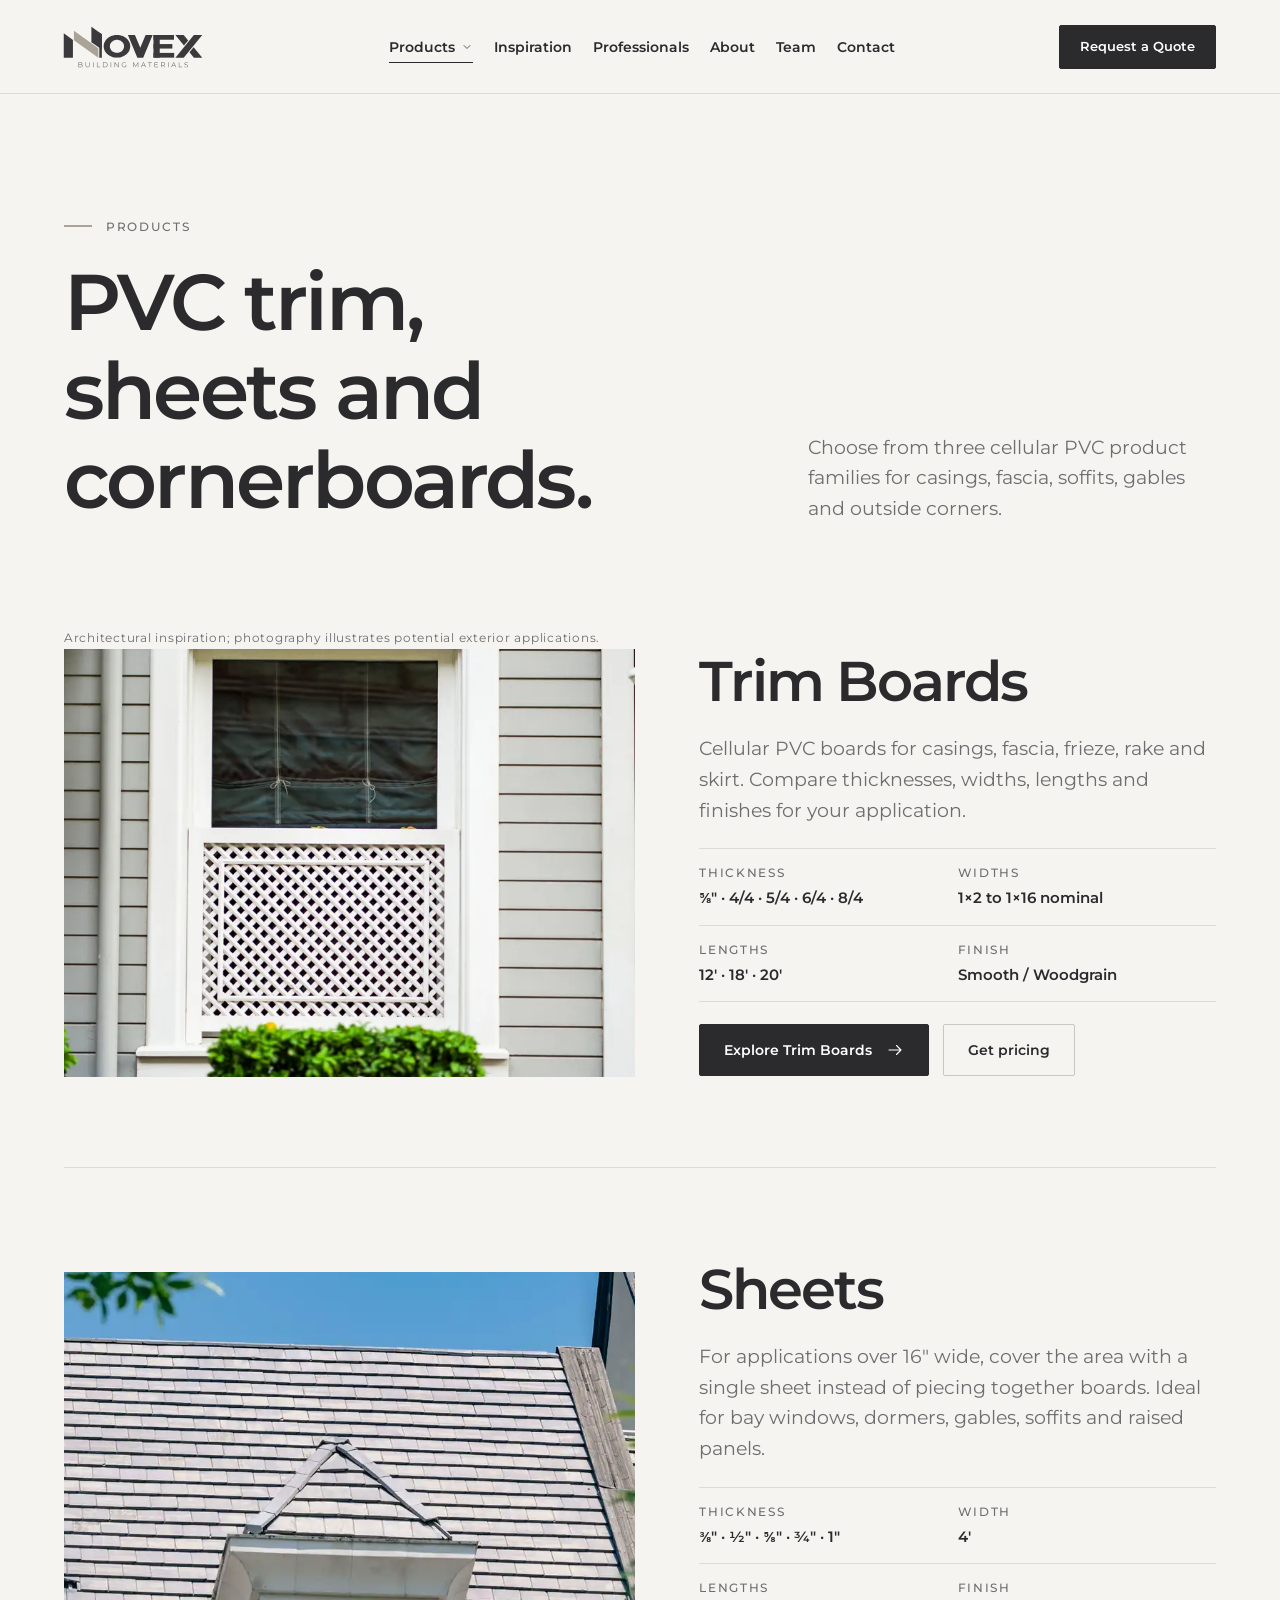
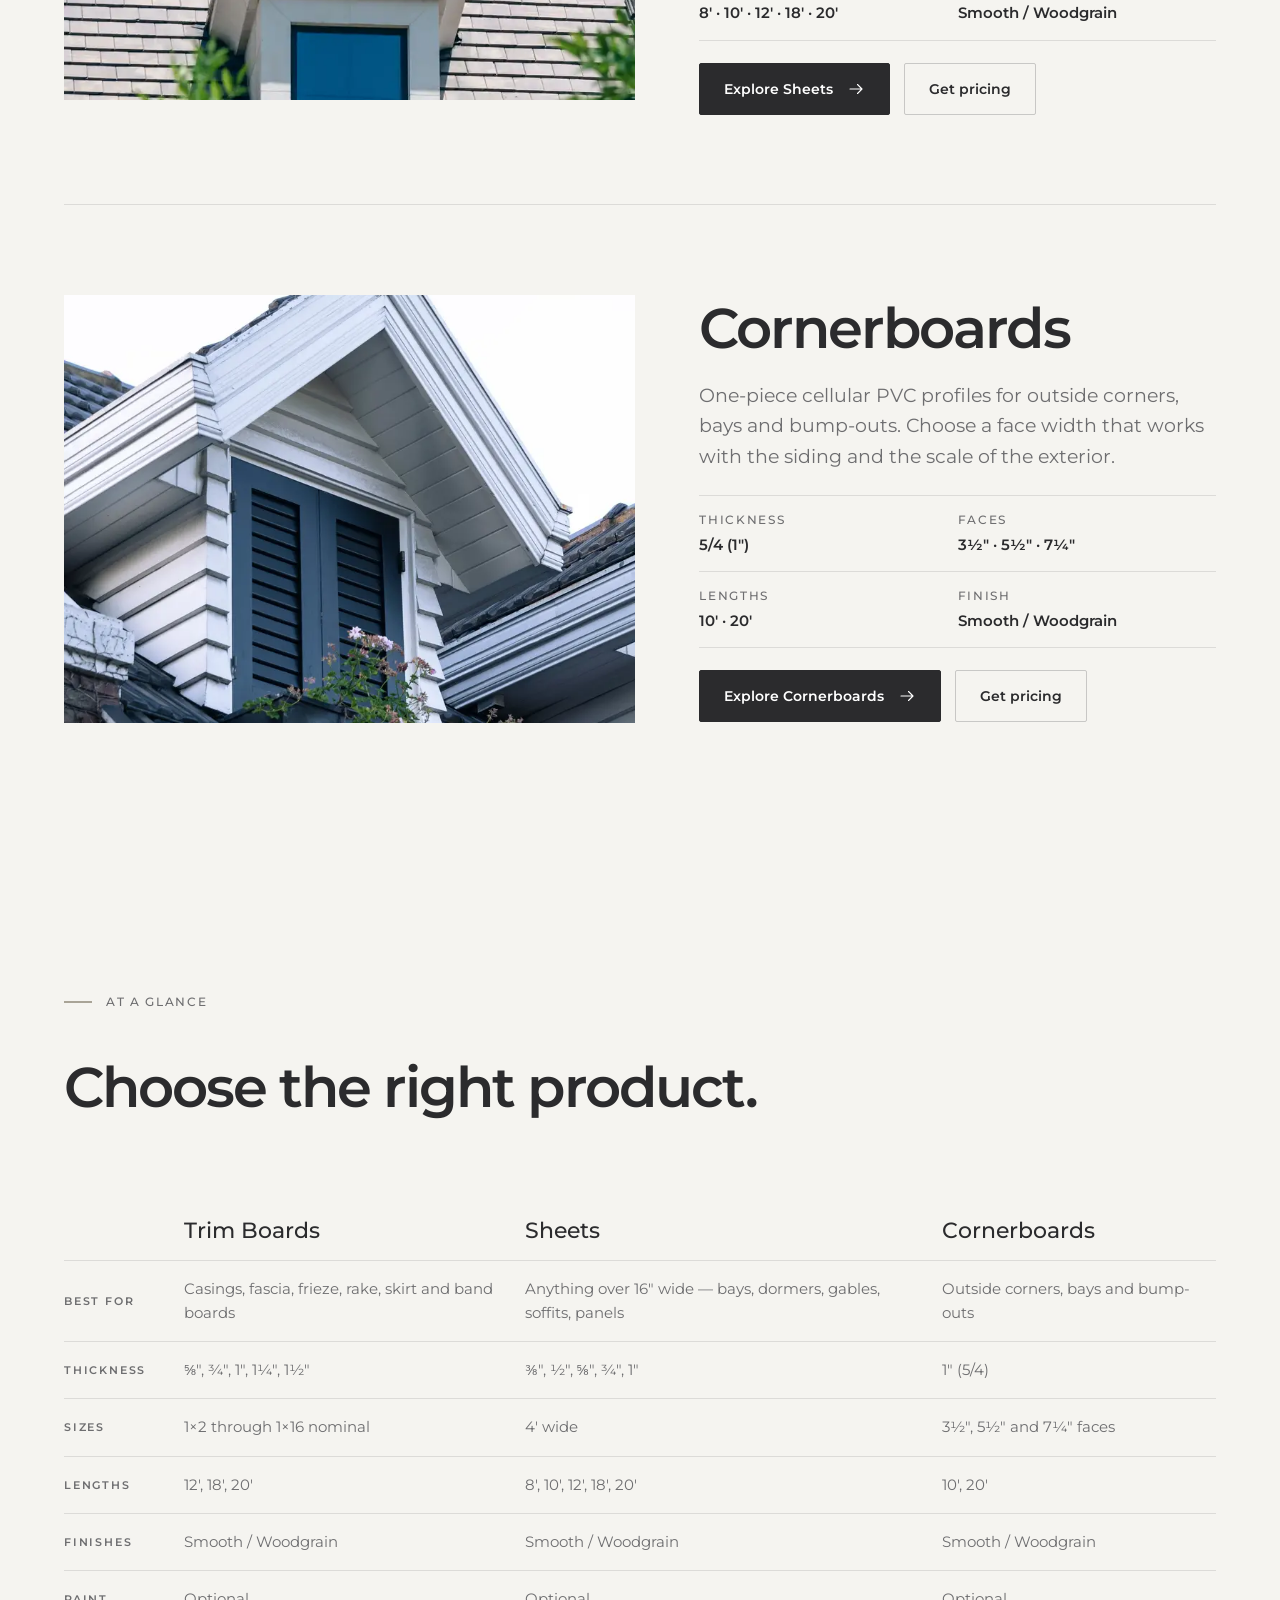
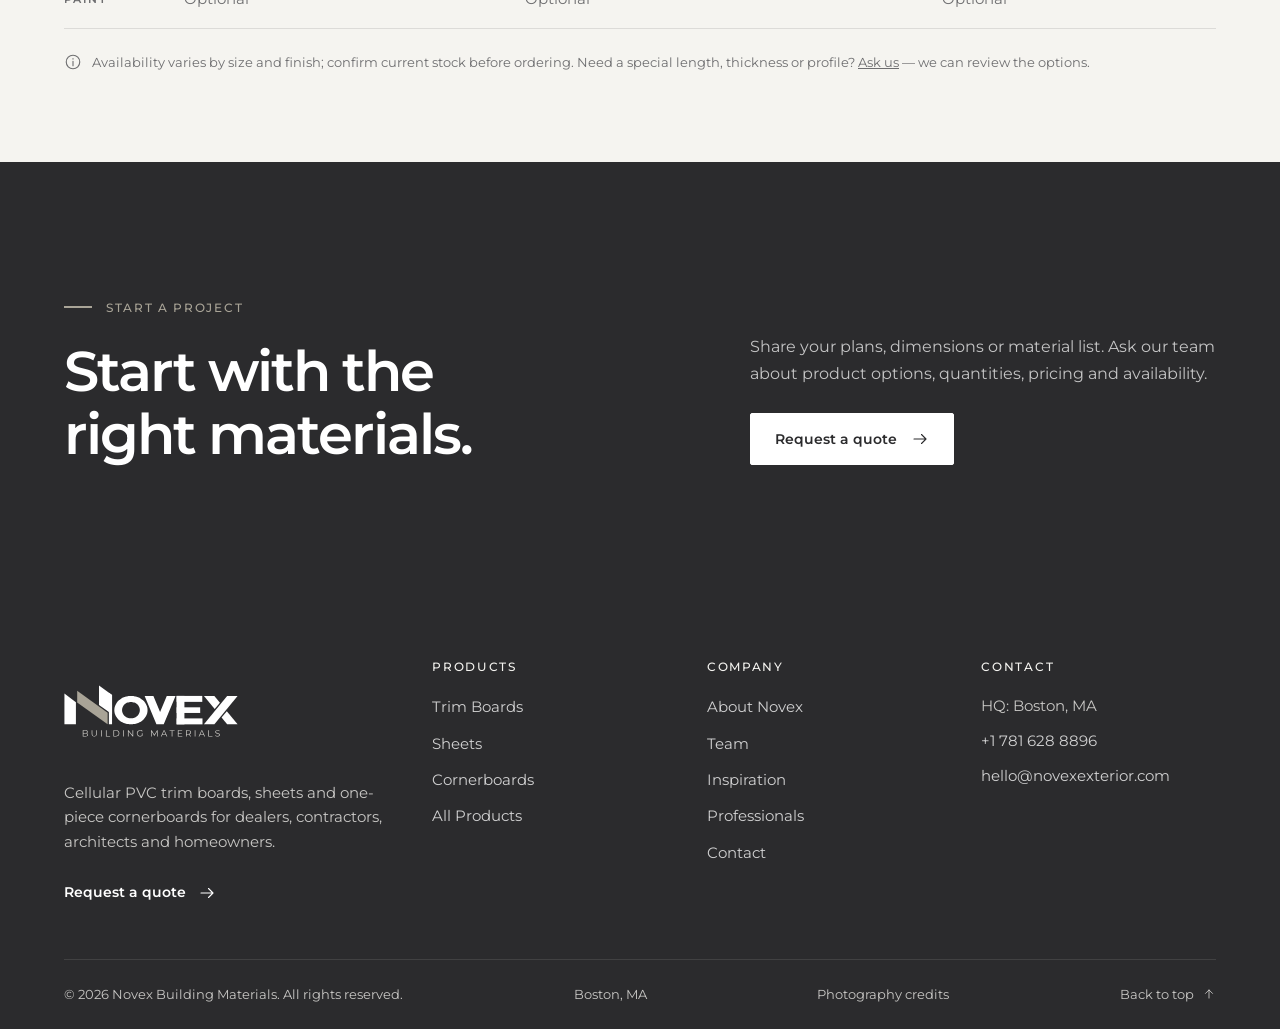
<file: products.html>
<!DOCTYPE html>

<html lang="en">
<head>
<meta charset="utf-8"/>
<meta content="width=device-width, initial-scale=1, viewport-fit=cover" name="viewport"/>
<title>Products | Novex Building Materials</title>
<meta content="Compare Novex cellular PVC trim boards, sheets and one-piece cornerboards by application, dimension and finish." name="description"/>
<meta content="#F5F4F0" name="theme-color"/>
<meta content="website" property="og:type"/>
<meta content="Novex Building Materials" property="og:site_name"/>
<meta content="Products | Novex Building Materials" property="og:title"/>
<meta content="Compare Novex cellular PVC trim boards, sheets and one-piece cornerboards by application, dimension and finish." property="og:description"/>
<meta content="summary_large_image" name="twitter:card"/>
<link href="assets/brand/novex-favicon.svg" rel="icon" type="image/svg+xml"/>
<link href="assets/brand/apple-touch-icon.png" rel="apple-touch-icon"/>
<link href="assets/css/styles.css" rel="stylesheet"/>
<link href="assets/css/premium.css" rel="stylesheet"/>
<link as="font" crossorigin="" href="assets/fonts/montserrat-latin-variable.woff2" rel="preload" type="font/woff2"/>
<link href="https://novexexterior.vercel.app/products" rel="canonical"/><meta content="https://novexexterior.vercel.app/products" property="og:url"/><meta content="https://novexexterior.vercel.app/assets/images/real-modern-farmhouse.jpg" property="og:image"/><meta content="1200" property="og:image:width"/><meta content="800" property="og:image:height"/><meta content="A thoughtfully detailed white home with a wood entry and black roof trim" property="og:image:alt"/><meta content="https://novexexterior.vercel.app/assets/images/real-modern-farmhouse.jpg" name="twitter:image"/></head>
<body>
<a class="skip-link" href="#main">Skip to content</a>
<header class="site-header" id="top">
<div class="container header-inner">
<a aria-label="NOVEX Building Materials — home" class="brand" href="index.html"><img class="brand__logo" src="assets/brand/novex-logo-clearspace.svg" alt="NOVEX Building Materials" width="393" height="185" decoding="async"/></a>
<nav aria-label="Primary" class="nav"><ul class="nav__list"><li class="nav__item nav__item--mega"><a aria-current="page" aria-haspopup="true" class="nav__link" href="products.html">Products<svg aria-hidden="true" fill="none" stroke="currentColor" stroke-linecap="round" stroke-linejoin="round" stroke-width="1.5" viewbox="0 0 24 24"><path d="M6 9l6 6 6-6"></path></svg></a><div class="mega"><div class="container mega__inner"><a class="mega__card" href="trim.html"><figure class="media ar-16x9"><img alt="Architectural inspiration: a white gable and window surround" decoding="async" height="800" loading="lazy" sizes="240px" src="assets/images/real-window-1200.webp" srcset="assets/images/real-window-320.webp 320w, assets/images/real-window-480.webp 480w, assets/images/real-window-800.webp 800w, assets/images/real-window-1200.webp 1200w, assets/images/real-window-1800.webp 1800w" width="1200"/></figure><span class="mega__title">Trim Boards</span><span class="mega__desc">Knot-free boards for casings, fascia, frieze and rake.</span></a><a class="mega__card" href="sheets.html"><figure class="media ar-16x9" style="--pos:70% 40%"><img alt="Architectural inspiration: a white clapboard porch with railings and columns" decoding="async" height="952" loading="lazy" sizes="240px" src="assets/images/real-porch-1200.webp" srcset="assets/images/real-porch-320.webp 320w, assets/images/real-porch-480.webp 480w, assets/images/real-porch-800.webp 800w, assets/images/real-porch-1200.webp 1200w, assets/images/real-porch-1800.webp 1800w" width="1200"/></figure><span class="mega__title">Sheets</span><span class="mega__desc">Wide panels for soffits, gables, bays and dormers.</span></a><a class="mega__card" href="cornerboards.html"><figure class="media ar-16x9" style="--pos:78% 50%"><img alt="Architectural inspiration: a shingled home with white porch trim" decoding="async" height="800" loading="lazy" sizes="240px" src="assets/images/real-home-1200.webp" srcset="assets/images/real-home-320.webp 320w, assets/images/real-home-480.webp 480w, assets/images/real-home-800.webp 800w, assets/images/real-home-1200.webp 1200w, assets/images/real-home-1800.webp 1800w" width="1200"/></figure><span class="mega__title">Cornerboards</span><span class="mega__desc">One-piece profiles for outside corners.</span></a><div class="mega__aside"><p>PVC trim, sheets and cornerboards. Built for the trade.</p><a class="link-arrow" href="products.html">View all products <svg aria-hidden="true" fill="none" stroke="currentColor" stroke-linecap="round" stroke-linejoin="round" stroke-width="1.5" viewbox="0 0 24 24"><path d="M4 12h16M14 6l6 6-6 6"></path></svg></a></div></div></div></li><li class="nav__item"><a class="nav__link" href="inspiration.html">Inspiration</a></li><li class="nav__item"><a class="nav__link" href="professionals.html">Professionals</a></li><li class="nav__item"><a class="nav__link" href="about.html">About</a></li><li class="nav__item"><a class="nav__link" href="team.html">Team</a></li><li class="nav__item"><a class="nav__link" href="contact.html">Contact</a></li></ul></nav>
<div class="header-actions">
<a class="btn btn--sm header-cta" href="contact.html#quote">Request a Quote</a>
<button aria-controls="mobile-menu" aria-expanded="false" aria-label="Open menu" class="menu-toggle" type="button"><span class="menu-toggle__lines"><span></span><span></span></span></button>
</div>
</div>
</header>
<div aria-label="Menu" class="mobile-menu" id="mobile-menu" inert="">
<button aria-label="Close menu" class="mobile-menu__close" data-menu-close="" type="button">Close</button>
<ul class="mobile-menu__list"><li><a aria-current="page" class="mobile-menu__link" href="products.html">Products</a><div class="mobile-menu__sub"><a href="trim.html">Trim Boards</a><a href="sheets.html">Sheets</a><a href="cornerboards.html">Cornerboards</a><a href="products.html">All products</a></div></li><li><a class="mobile-menu__link" href="inspiration.html">Inspiration</a></li><li><a class="mobile-menu__link" href="professionals.html">Professionals</a></li><li><a class="mobile-menu__link" href="about.html">About</a></li><li><a class="mobile-menu__link" href="team.html">Team</a></li><li><a class="mobile-menu__link" href="contact.html">Contact</a></li></ul>
<div class="mobile-menu__foot">
<a class="btn btn--brass btn--block" href="contact.html#quote">Request a Quote <svg aria-hidden="true" fill="none" stroke="currentColor" stroke-linecap="round" stroke-linejoin="round" stroke-width="1.5" viewbox="0 0 24 24"><path d="M4 12h16M14 6l6 6-6 6"></path></svg></a>
<div class="mobile-menu__contact"><a href="tel:+17816288896">+1 781 628 8896</a><a href="mailto:hello@novexexterior.com">hello@novexexterior.com</a><span>HQ: Boston, MA</span></div>
</div>
</div>
<noscript><nav aria-label="Site navigation" class="fallback-nav"><a href="products.html">Products</a><a href="inspiration.html">Inspiration</a><a href="professionals.html">Professionals</a><a href="about.html">About</a><a href="team.html">Team</a><a href="contact.html#quote">Request a quote</a></nav><style>.menu-toggle,.nx-hotspot,.nx-detail-choices,[role="tablist"]{display:none!important}[role="tabpanel"][hidden]{display:block!important}.fallback-nav{display:flex;flex-wrap:wrap;gap:8px 20px;margin-top:var(--header-h);padding:12px var(--gutter);background:white}.fallback-nav a{min-height:44px;display:flex;align-items:center}.home .nx-hero{padding-top:0}</style></noscript><main id="main">
<section class="page-hero">
<div class="container page-hero__grid">
<div><span class="eyebrow" data-reveal="">Products</span><h1 class="h1" data-reveal="split">PVC trim, sheets and cornerboards.</h1></div>
<div class="page-hero__aside" data-reveal=""><p class="lead">Choose from three cellular PVC product families for casings, fascia, soffits, gables and outside corners.</p></div>
</div>
</section>
<section class="section section--flush-top"><div class="container"><p class="media-caption">Architectural inspiration; photography illustrates potential exterior applications.</p></div>
<div class="container"><article class="product-row">
<div data-reveal="clip"><figure class="media ar-4x3"><img alt="Architectural inspiration: white window surround and lattice panel on gray clapboard above a green planter" decoding="async" height="1800" loading="lazy" sizes="(min-width: 900px) 45vw, 100vw" src="assets/images/real-window-box-1200.webp" srcset="assets/images/real-window-box-320.webp 320w, assets/images/real-window-box-480.webp 480w, assets/images/real-window-box-800.webp 800w, assets/images/real-window-box-1200.webp 1200w, assets/images/real-window-box-1800.webp 1800w" width="1200"/></figure></div>
<div class="product-row__body">
<h2 class="h2" data-reveal="split">Trim Boards</h2>
<p class="lead" data-reveal="">Cellular PVC boards for casings, fascia, frieze, rake and skirt. Compare thicknesses, widths, lengths and finishes for your application.</p>
<dl class="mini-specs" data-reveal=""><div><dt>Thickness</dt><dd>⅝″ · 4/4 · 5/4 · 6/4 · 8/4</dd></div><div><dt>Widths</dt><dd>1×2 to 1×16 nominal</dd></div><div><dt>Lengths</dt><dd>12′ · 18′ · 20′</dd></div><div><dt>Finish</dt><dd>Smooth / Woodgrain</dd></div></dl>
<div class="btn-row" data-reveal=""><a class="btn" href="trim.html">Explore Trim Boards <svg aria-hidden="true" fill="none" stroke="currentColor" stroke-linecap="round" stroke-linejoin="round" stroke-width="1.5" viewbox="0 0 24 24"><path d="M4 12h16M14 6l6 6-6 6"></path></svg></a><a class="btn btn--ghost" href="contact.html?product=trim#quote">Get pricing</a></div>
</div>
</article><article class="product-row">
<div data-reveal="clip"><figure class="media ar-4x3"><img alt="Architectural inspiration: white-trimmed dormer in a shingled roof beneath a clear blue sky" decoding="async" height="2029" loading="lazy" sizes="(min-width: 900px) 45vw, 100vw" src="assets/images/real-dormer-1200.webp" srcset="assets/images/real-dormer-320.webp 320w, assets/images/real-dormer-480.webp 480w, assets/images/real-dormer-800.webp 800w, assets/images/real-dormer-1200.webp 1200w, assets/images/real-dormer-1800.webp 1800w" width="1200"/></figure></div>
<div class="product-row__body">
<h2 class="h2" data-reveal="split">Sheets</h2>
<p class="lead" data-reveal="">For applications over 16″ wide, cover the area with a single sheet instead of piecing together boards. Ideal for bay windows, dormers, gables, soffits and raised panels.</p>
<dl class="mini-specs" data-reveal=""><div><dt>Thickness</dt><dd>⅜″ · ½″ · ⅝″ · ¾″ · 1″</dd></div><div><dt>Width</dt><dd>4′</dd></div><div><dt>Lengths</dt><dd>8′ · 10′ · 12′ · 18′ · 20′</dd></div><div><dt>Finish</dt><dd>Smooth / Woodgrain</dd></div></dl>
<div class="btn-row" data-reveal=""><a class="btn" href="sheets.html">Explore Sheets <svg aria-hidden="true" fill="none" stroke="currentColor" stroke-linecap="round" stroke-linejoin="round" stroke-width="1.5" viewbox="0 0 24 24"><path d="M4 12h16M14 6l6 6-6 6"></path></svg></a><a class="btn btn--ghost" href="contact.html?product=sheets#quote">Get pricing</a></div>
</div>
</article><article class="product-row">
<div data-reveal="clip"><figure class="media ar-4x3"><img alt="Architectural inspiration: close view of white gable trim and a dormer with dark shutters and flowers" decoding="async" height="1600" loading="lazy" sizes="(min-width: 900px) 45vw, 100vw" src="assets/images/real-shutter-detail-1200.webp" srcset="assets/images/real-shutter-detail-320.webp 320w, assets/images/real-shutter-detail-480.webp 480w, assets/images/real-shutter-detail-800.webp 800w, assets/images/real-shutter-detail-1200.webp 1200w, assets/images/real-shutter-detail-1800.webp 1800w" width="1200"/></figure></div>
<div class="product-row__body">
<h2 class="h2" data-reveal="split">Cornerboards</h2>
<p class="lead" data-reveal="">One-piece cellular PVC profiles for outside corners, bays and bump-outs. Choose a face width that works with the siding and the scale of the exterior.</p>
<dl class="mini-specs" data-reveal=""><div><dt>Thickness</dt><dd>5/4 (1″)</dd></div><div><dt>Faces</dt><dd>3½″ · 5½″ · 7¼″</dd></div><div><dt>Lengths</dt><dd>10′ · 20′</dd></div><div><dt>Finish</dt><dd>Smooth / Woodgrain</dd></div></dl>
<div class="btn-row" data-reveal=""><a class="btn" href="cornerboards.html">Explore Cornerboards <svg aria-hidden="true" fill="none" stroke="currentColor" stroke-linecap="round" stroke-linejoin="round" stroke-width="1.5" viewbox="0 0 24 24"><path d="M4 12h16M14 6l6 6-6 6"></path></svg></a><a class="btn btn--ghost" href="contact.html?product=cornerboards#quote">Get pricing</a></div>
</div>
</article></div>
</section>
<section class="section section--bone">
<div class="container">
<div class="section-head"><span class="eyebrow" data-reveal="">At a glance</span><h2 class="h2" data-reveal="split" style="margin-top:22px">Choose the right product.</h2></div>
<div class="table-wrap" data-reveal="">
<table class="spec-table compare">
<thead><tr><th scope="col"><span class="visually-hidden">Feature</span></th><th scope="col">Trim Boards</th><th scope="col">Sheets</th><th scope="col">Cornerboards</th></tr></thead>
<tbody>
<tr><th scope="row">Best for</th><td>Casings, fascia, frieze, rake, skirt and band boards</td><td>Anything over 16″ wide — bays, dormers, gables, soffits, panels</td><td>Outside corners, bays and bump-outs</td></tr>
<tr><th scope="row">Thickness</th><td>⅝″, ¾″, 1″, 1¼″, 1½″</td><td>⅜″, ½″, ⅝″, ¾″, 1″</td><td>1″ (5/4)</td></tr>
<tr><th scope="row">Sizes</th><td>1×2 through 1×16 nominal</td><td>4′ wide</td><td>3½″, 5½″ and 7¼″ faces</td></tr>
<tr><th scope="row">Lengths</th><td>12′, 18′, 20′</td><td>8′, 10′, 12′, 18′, 20′</td><td>10′, 20′</td></tr>
<tr><th scope="row">Finishes</th><td>Smooth / Woodgrain</td><td>Smooth / Woodgrain</td><td>Smooth / Woodgrain</td></tr>
<tr><th scope="row">Paint</th><td>Optional</td><td>Optional</td><td>Optional</td></tr>
</tbody>
</table>
</div>
<p class="spec-note"><svg aria-hidden="true" fill="none" stroke="currentColor" stroke-linecap="round" stroke-linejoin="round" stroke-width="1.5" viewbox="0 0 24 24"><circle cx="12" cy="12" r="9"></circle><path d="M12 11v6M12 7.5v.6"></path></svg><span>Availability varies by size and finish; confirm current stock before ordering. Need a special length, thickness or profile? <a href="contact.html#quote" style="text-decoration:underline">Ask us</a> — we can review the options.</span></p>
</div>
</section>
<section class="cta-band on-dark">
<div class="container cta-band__inner">
<div data-reveal=""><span class="eyebrow">Start a project</span><h2 class="h2" style="margin-top:22px">Start with the right materials.</h2></div>
<div data-reveal="" style="--d:.1s"><p>Share your plans, dimensions or material list. Ask our team about product options, quantities, pricing and availability.</p>
<div class="btn-row"><a class="btn btn--light" href="contact.html#quote">Request a quote <svg aria-hidden="true" fill="none" stroke="currentColor" stroke-linecap="round" stroke-linejoin="round" stroke-width="1.5" viewbox="0 0 24 24"><path d="M4 12h16M14 6l6 6-6 6"></path></svg></a></div>
</div>
</div>
</section>
</main>
<footer class="site-footer">
<div class="container">
<div class="footer-top">
<div class="footer-brand">
<a aria-label="NOVEX Building Materials — home" class="brand" href="index.html"><img class="brand__logo" src="assets/brand/novex-logo-reverse-clearspace.svg" alt="NOVEX Building Materials" width="393" height="185" decoding="async" loading="lazy"/></a>
<p>Cellular PVC trim boards, sheets and one-piece cornerboards for dealers, contractors, architects and homeowners.</p>
<a class="link-arrow" href="contact.html#quote" style="color:#fff">Request a quote <svg aria-hidden="true" fill="none" stroke="currentColor" stroke-linecap="round" stroke-linejoin="round" stroke-width="1.5" viewbox="0 0 24 24"><path d="M4 12h16M14 6l6 6-6 6"></path></svg></a>
</div>
<div class="footer-cols">
<div class="footer-col"><h3>Products</h3><ul>
<li><a href="trim.html">Trim Boards</a></li><li><a href="sheets.html">Sheets</a></li><li><a href="cornerboards.html">Cornerboards</a></li><li><a href="products.html">All Products</a></li></ul></div>
<div class="footer-col"><h3>Company</h3><ul>
<li><a href="about.html">About Novex</a></li><li><a href="team.html">Team</a></li><li><a href="inspiration.html">Inspiration</a></li><li><a href="professionals.html">Professionals</a></li><li><a href="contact.html">Contact</a></li></ul></div>
</div>
<div class="footer-col"><h3>Contact</h3>
<address><span>HQ: Boston, MA</span><a href="tel:+17816288896">+1 781 628 8896</a><a href="mailto:hello@novexexterior.com">hello@novexexterior.com</a></address>
</div>
</div>
</div>
<div class="footer-bottom container">
<span>© 2026 Novex Building Materials. All rights reserved.</span>
<span>Boston, MA</span>
<a href="photography.html">Photography credits</a><a class="to-top" href="#top">Back to top <svg aria-hidden="true" fill="none" stroke="currentColor" stroke-linecap="round" stroke-linejoin="round" stroke-width="1.5" viewbox="0 0 24 24"><path d="M12 19V5M6 11l6-6 6 6"></path></svg></a>
</div>
</footer>
<nav aria-label="Quick actions" class="action-bar">
<a href="tel:+17816288896">Call Novex</a>
<a href="contact.html#quote">Request a quote <svg aria-hidden="true" fill="none" stroke="currentColor" stroke-linecap="round" stroke-linejoin="round" stroke-width="1.5" viewbox="0 0 24 24"><path d="M4 12h16M14 6l6 6-6 6"></path></svg></a>
</nav>
<script defer="" src="assets/js/main.js"></script>
</body>
</html>
</file>
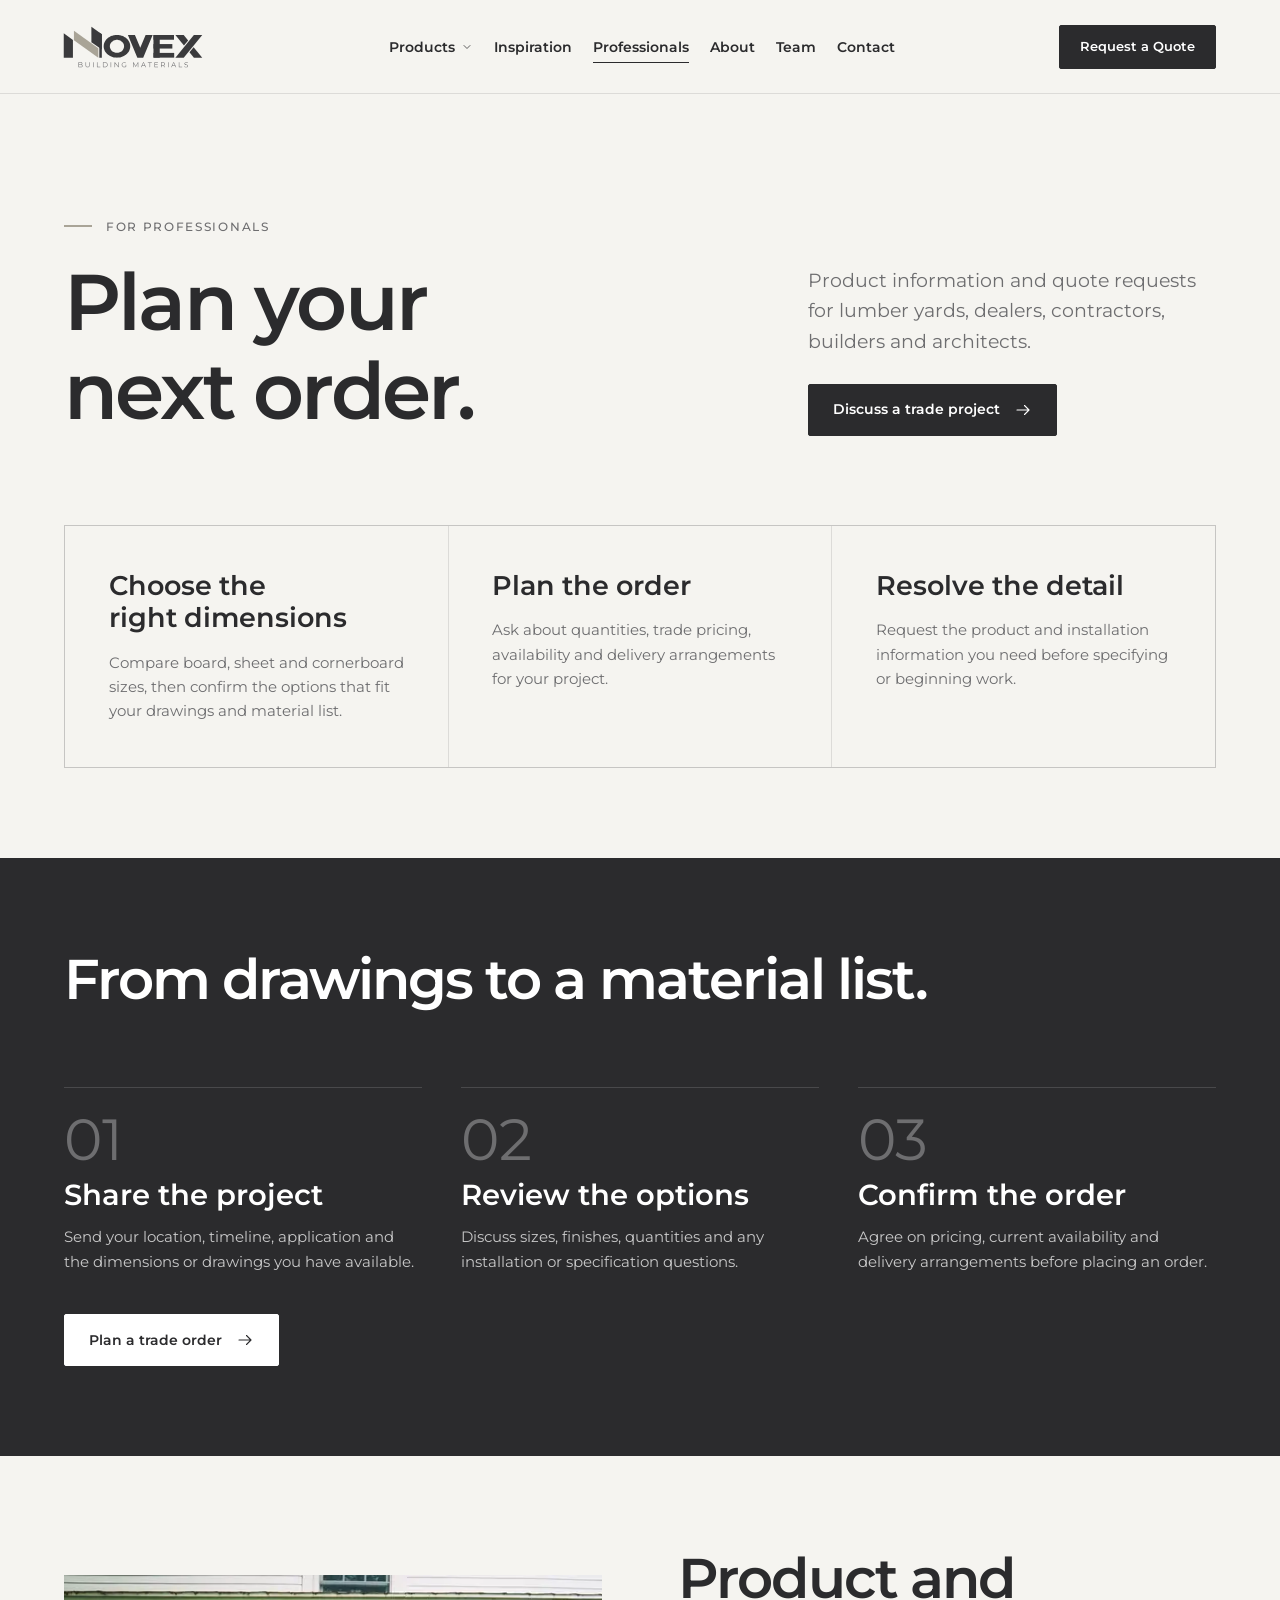
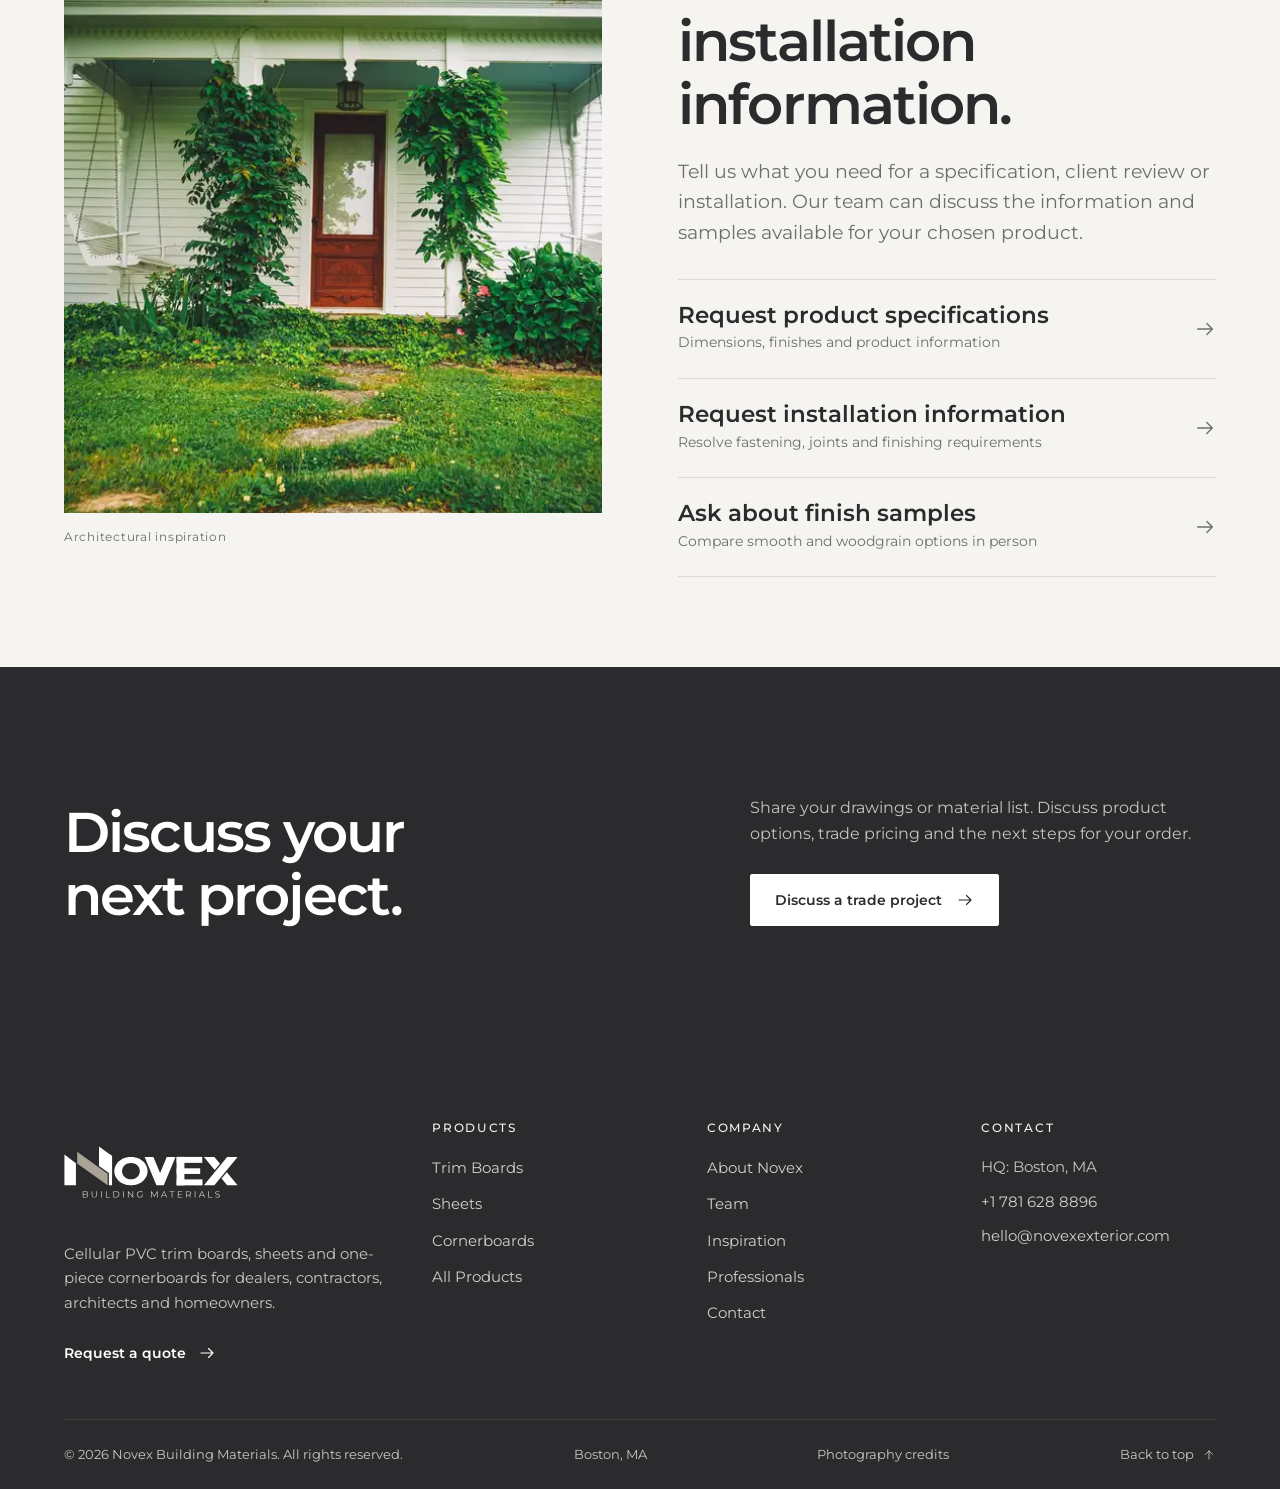
<file: professionals.html>
<!DOCTYPE html>

<html lang="en">
<head>
<meta charset="utf-8"/>
<meta content="width=device-width, initial-scale=1, viewport-fit=cover" name="viewport"/>
<title>Professionals | Novex Building Materials</title>
<meta content="Plan a trade project with Novex Building Materials. Compare cellular PVC products and request specifications, installation information, samples and pricing." name="description"/>
<meta content="#F5F4F0" name="theme-color"/>
<meta content="website" property="og:type"/>
<meta content="Novex Building Materials" property="og:site_name"/>
<meta content="Professionals | Novex Building Materials" property="og:title"/>
<meta content="Plan a trade project with Novex Building Materials. Compare cellular PVC products and request specifications, installation information, samples and pricing." property="og:description"/>
<meta content="summary_large_image" name="twitter:card"/>
<link href="assets/brand/novex-favicon.svg" rel="icon" type="image/svg+xml"/>
<link href="assets/brand/apple-touch-icon.png" rel="apple-touch-icon"/>
<link href="assets/css/styles.css" rel="stylesheet"/>
<link href="assets/css/premium.css" rel="stylesheet"/>
<link as="font" crossorigin="" href="assets/fonts/montserrat-latin-variable.woff2" rel="preload" type="font/woff2"/>
<link href="https://novexexterior.vercel.app/professionals" rel="canonical"/><meta content="https://novexexterior.vercel.app/professionals" property="og:url"/><meta content="https://novexexterior.vercel.app/assets/images/real-modern-farmhouse.jpg" property="og:image"/><meta content="1200" property="og:image:width"/><meta content="800" property="og:image:height"/><meta content="A thoughtfully detailed white home with a wood entry and black roof trim" property="og:image:alt"/><meta content="https://novexexterior.vercel.app/assets/images/real-modern-farmhouse.jpg" name="twitter:image"/></head>
<body>
<a class="skip-link" href="#main">Skip to content</a>
<header class="site-header" id="top">
<div class="container header-inner">
<a aria-label="NOVEX Building Materials — home" class="brand" href="index.html"><img class="brand__logo" src="assets/brand/novex-logo-clearspace.svg" alt="NOVEX Building Materials" width="393" height="185" decoding="async"/></a>
<nav aria-label="Primary" class="nav"><ul class="nav__list"><li class="nav__item nav__item--mega"><a aria-haspopup="true" class="nav__link" href="products.html">Products<svg aria-hidden="true" fill="none" stroke="currentColor" stroke-linecap="round" stroke-linejoin="round" stroke-width="1.5" viewbox="0 0 24 24"><path d="M6 9l6 6 6-6"></path></svg></a><div class="mega"><div class="container mega__inner"><a class="mega__card" href="trim.html"><figure class="media ar-16x9"><img alt="Architectural inspiration: a white gable and window surround" decoding="async" height="800" loading="lazy" sizes="240px" src="assets/images/real-window-1200.webp" srcset="assets/images/real-window-320.webp 320w, assets/images/real-window-480.webp 480w, assets/images/real-window-800.webp 800w, assets/images/real-window-1200.webp 1200w, assets/images/real-window-1800.webp 1800w" width="1200"/></figure><span class="mega__title">Trim Boards</span><span class="mega__desc">Knot-free boards for casings, fascia, frieze and rake.</span></a><a class="mega__card" href="sheets.html"><figure class="media ar-16x9" style="--pos:70% 40%"><img alt="Architectural inspiration: a white clapboard porch with railings and columns" decoding="async" height="952" loading="lazy" sizes="240px" src="assets/images/real-porch-1200.webp" srcset="assets/images/real-porch-320.webp 320w, assets/images/real-porch-480.webp 480w, assets/images/real-porch-800.webp 800w, assets/images/real-porch-1200.webp 1200w, assets/images/real-porch-1800.webp 1800w" width="1200"/></figure><span class="mega__title">Sheets</span><span class="mega__desc">Wide panels for soffits, gables, bays and dormers.</span></a><a class="mega__card" href="cornerboards.html"><figure class="media ar-16x9" style="--pos:78% 50%"><img alt="Architectural inspiration: a shingled home with white porch trim" decoding="async" height="800" loading="lazy" sizes="240px" src="assets/images/real-home-1200.webp" srcset="assets/images/real-home-320.webp 320w, assets/images/real-home-480.webp 480w, assets/images/real-home-800.webp 800w, assets/images/real-home-1200.webp 1200w, assets/images/real-home-1800.webp 1800w" width="1200"/></figure><span class="mega__title">Cornerboards</span><span class="mega__desc">One-piece profiles for outside corners.</span></a><div class="mega__aside"><p>PVC trim, sheets and cornerboards. Built for the trade.</p><a class="link-arrow" href="products.html">View all products <svg aria-hidden="true" fill="none" stroke="currentColor" stroke-linecap="round" stroke-linejoin="round" stroke-width="1.5" viewbox="0 0 24 24"><path d="M4 12h16M14 6l6 6-6 6"></path></svg></a></div></div></div></li><li class="nav__item"><a class="nav__link" href="inspiration.html">Inspiration</a></li><li class="nav__item"><a aria-current="page" class="nav__link" href="professionals.html">Professionals</a></li><li class="nav__item"><a class="nav__link" href="about.html">About</a></li><li class="nav__item"><a class="nav__link" href="team.html">Team</a></li><li class="nav__item"><a class="nav__link" href="contact.html">Contact</a></li></ul></nav>
<div class="header-actions">
<a class="btn btn--sm header-cta" href="contact.html#quote">Request a Quote</a>
<button aria-controls="mobile-menu" aria-expanded="false" aria-label="Open menu" class="menu-toggle" type="button"><span class="menu-toggle__lines"><span></span><span></span></span></button>
</div>
</div>
</header>
<div aria-label="Menu" class="mobile-menu" id="mobile-menu" inert="">
<button aria-label="Close menu" class="mobile-menu__close" data-menu-close="" type="button">Close</button>
<ul class="mobile-menu__list"><li><a class="mobile-menu__link" href="products.html">Products</a><div class="mobile-menu__sub"><a href="trim.html">Trim Boards</a><a href="sheets.html">Sheets</a><a href="cornerboards.html">Cornerboards</a><a href="products.html">All products</a></div></li><li><a class="mobile-menu__link" href="inspiration.html">Inspiration</a></li><li><a aria-current="page" class="mobile-menu__link" href="professionals.html">Professionals</a></li><li><a class="mobile-menu__link" href="about.html">About</a></li><li><a class="mobile-menu__link" href="team.html">Team</a></li><li><a class="mobile-menu__link" href="contact.html">Contact</a></li></ul>
<div class="mobile-menu__foot">
<a class="btn btn--brass btn--block" href="contact.html#quote">Request a Quote <svg aria-hidden="true" fill="none" stroke="currentColor" stroke-linecap="round" stroke-linejoin="round" stroke-width="1.5" viewbox="0 0 24 24"><path d="M4 12h16M14 6l6 6-6 6"></path></svg></a>
<div class="mobile-menu__contact"><a href="tel:+17816288896">+1 781 628 8896</a><a href="mailto:hello@novexexterior.com">hello@novexexterior.com</a><span>HQ: Boston, MA</span></div>
</div>
</div>
<noscript><nav aria-label="Site navigation" class="fallback-nav"><a href="products.html">Products</a><a href="inspiration.html">Inspiration</a><a href="professionals.html">Professionals</a><a href="about.html">About</a><a href="team.html">Team</a><a href="contact.html#quote">Request a quote</a></nav><style>.menu-toggle,.nx-hotspot,.nx-detail-choices,[role="tablist"]{display:none!important}[role="tabpanel"][hidden]{display:block!important}.fallback-nav{display:flex;flex-wrap:wrap;gap:8px 20px;margin-top:var(--header-h);padding:12px var(--gutter);background:white}.fallback-nav a{min-height:44px;display:flex;align-items:center}.home .nx-hero{padding-top:0}</style></noscript><main id="main">
<section class="page-hero"><div class="container page-hero__grid">
<div><span class="eyebrow">For professionals</span><h1 class="h1">Plan your next order.</h1></div>
<div class="page-hero__aside"><p class="lead">Product information and quote requests for lumber yards, dealers, contractors, builders and architects.</p><div class="btn-row"><a class="btn" href="contact.html?type=trade#quote">Discuss a trade project <svg aria-hidden="true" fill="none" stroke="currentColor" stroke-linecap="round" stroke-linejoin="round" stroke-width="1.5" viewbox="0 0 24 24"><path d="M4 12h16M14 6l6 6-6 6"></path></svg></a></div></div>
</div></section>
<section class="section section--flush-top"><h2 class="visually-hidden">Working with Novex</h2><div class="container"><div class="benefits">
<div class="benefit"><h3>Choose the right dimensions</h3><p>Compare board, sheet and cornerboard sizes, then confirm the options that fit your drawings and material list.</p></div>
<div class="benefit"><h3>Plan the order</h3><p>Ask about quantities, trade pricing, availability and delivery arrangements for your project.</p></div>
<div class="benefit"><h3>Resolve the detail</h3><p>Request the product and installation information you need before specifying or beginning work.</p></div>
</div></div></section>
<section class="section section--dark"><div class="container">
<div class="section-head"><h2 class="h2">From drawings to a material list.</h2></div><div class="steps">
<div class="step"><span class="step__num">01</span><h3>Share the project</h3><p>Send your location, timeline, application and the dimensions or drawings you have available.</p></div>
<div class="step"><span class="step__num">02</span><h3>Review the options</h3><p>Discuss sizes, finishes, quantities and any installation or specification questions.</p></div>
<div class="step"><span class="step__num">03</span><h3>Confirm the order</h3><p>Agree on pricing, current availability and delivery arrangements before placing an order.</p></div>
</div><div class="btn-row" style="margin-top:40px"><a class="btn btn--light" href="contact.html?type=trade#quote">Plan a trade order <svg aria-hidden="true" fill="none" stroke="currentColor" stroke-linecap="round" stroke-linejoin="round" stroke-width="1.5" viewbox="0 0 24 24"><path d="M4 12h16M14 6l6 6-6 6"></path></svg></a></div>
</div></section>
<section class="section"><div class="container split">
<div><figure class="media ar-1" style="--pos:42% 50%"><img alt="Architectural inspiration: a traditional porch entry with window and door trim" decoding="async" height="800" loading="lazy" sizes="(min-width: 900px) 45vw, 100vw" src="assets/images/real-detail-1200.webp" srcset="assets/images/real-detail-320.webp 320w, assets/images/real-detail-480.webp 480w, assets/images/real-detail-800.webp 800w, assets/images/real-detail-1200.webp 1200w, assets/images/real-detail-1800.webp 1800w" width="1200"/></figure><p class="media-caption">Architectural inspiration</p></div>
<div><h2 class="h2">Product and installation information.</h2><p class="lead" style="margin:22px 0 30px">Tell us what you need for a specification, client review or installation. Our team can discuss the information and samples available for your chosen product.</p>
<div class="resources">
<a class="resource" href="contact.html?topic=spec#quote"><div><strong>Request product specifications</strong><span>Dimensions, finishes and product information</span></div><svg aria-hidden="true" fill="none" stroke="currentColor" stroke-linecap="round" stroke-linejoin="round" stroke-width="1.5" viewbox="0 0 24 24"><path d="M4 12h16M14 6l6 6-6 6"></path></svg></a>
<a class="resource" href="contact.html?topic=install#quote"><div><strong>Request installation information</strong><span>Resolve fastening, joints and finishing requirements</span></div><svg aria-hidden="true" fill="none" stroke="currentColor" stroke-linecap="round" stroke-linejoin="round" stroke-width="1.5" viewbox="0 0 24 24"><path d="M4 12h16M14 6l6 6-6 6"></path></svg></a>
<a class="resource" href="contact.html?topic=samples#quote"><div><strong>Ask about finish samples</strong><span>Compare smooth and woodgrain options in person</span></div><svg aria-hidden="true" fill="none" stroke="currentColor" stroke-linecap="round" stroke-linejoin="round" stroke-width="1.5" viewbox="0 0 24 24"><path d="M4 12h16M14 6l6 6-6 6"></path></svg></a>
</div>
</div>
</div></section>
<section class="cta-band on-dark"><div class="container cta-band__inner">
<div><h2 class="h2">Discuss your next project.</h2></div><div><p>Share your drawings or material list. Discuss product options, trade pricing and the next steps for your order.</p><div class="btn-row"><a class="btn btn--light" href="contact.html?type=trade#quote">Discuss a trade project <svg aria-hidden="true" fill="none" stroke="currentColor" stroke-linecap="round" stroke-linejoin="round" stroke-width="1.5" viewbox="0 0 24 24"><path d="M4 12h16M14 6l6 6-6 6"></path></svg></a></div></div>
</div></section>
</main>
<footer class="site-footer">
<div class="container">
<div class="footer-top">
<div class="footer-brand">
<a aria-label="NOVEX Building Materials — home" class="brand" href="index.html"><img class="brand__logo" src="assets/brand/novex-logo-reverse-clearspace.svg" alt="NOVEX Building Materials" width="393" height="185" decoding="async" loading="lazy"/></a>
<p>Cellular PVC trim boards, sheets and one-piece cornerboards for dealers, contractors, architects and homeowners.</p>
<a class="link-arrow" href="contact.html#quote" style="color:#fff">Request a quote <svg aria-hidden="true" fill="none" stroke="currentColor" stroke-linecap="round" stroke-linejoin="round" stroke-width="1.5" viewbox="0 0 24 24"><path d="M4 12h16M14 6l6 6-6 6"></path></svg></a>
</div>
<div class="footer-cols">
<div class="footer-col"><h3>Products</h3><ul>
<li><a href="trim.html">Trim Boards</a></li><li><a href="sheets.html">Sheets</a></li><li><a href="cornerboards.html">Cornerboards</a></li><li><a href="products.html">All Products</a></li></ul></div>
<div class="footer-col"><h3>Company</h3><ul>
<li><a href="about.html">About Novex</a></li><li><a href="team.html">Team</a></li><li><a href="inspiration.html">Inspiration</a></li><li><a href="professionals.html">Professionals</a></li><li><a href="contact.html">Contact</a></li></ul></div>
</div>
<div class="footer-col"><h3>Contact</h3>
<address><span>HQ: Boston, MA</span><a href="tel:+17816288896">+1 781 628 8896</a><a href="mailto:hello@novexexterior.com">hello@novexexterior.com</a></address>
</div>
</div>
</div>
<div class="footer-bottom container">
<span>© 2026 Novex Building Materials. All rights reserved.</span>
<span>Boston, MA</span>
<a href="photography.html">Photography credits</a><a class="to-top" href="#top">Back to top <svg aria-hidden="true" fill="none" stroke="currentColor" stroke-linecap="round" stroke-linejoin="round" stroke-width="1.5" viewbox="0 0 24 24"><path d="M12 19V5M6 11l6-6 6 6"></path></svg></a>
</div>
</footer>
<nav aria-label="Quick actions" class="action-bar">
<a href="tel:+17816288896">Call Novex</a>
<a href="contact.html#quote">Request a quote <svg aria-hidden="true" fill="none" stroke="currentColor" stroke-linecap="round" stroke-linejoin="round" stroke-width="1.5" viewbox="0 0 24 24"><path d="M4 12h16M14 6l6 6-6 6"></path></svg></a>
</nav>
<script defer="" src="assets/js/main.js"></script>
</body>
</html>
</file>
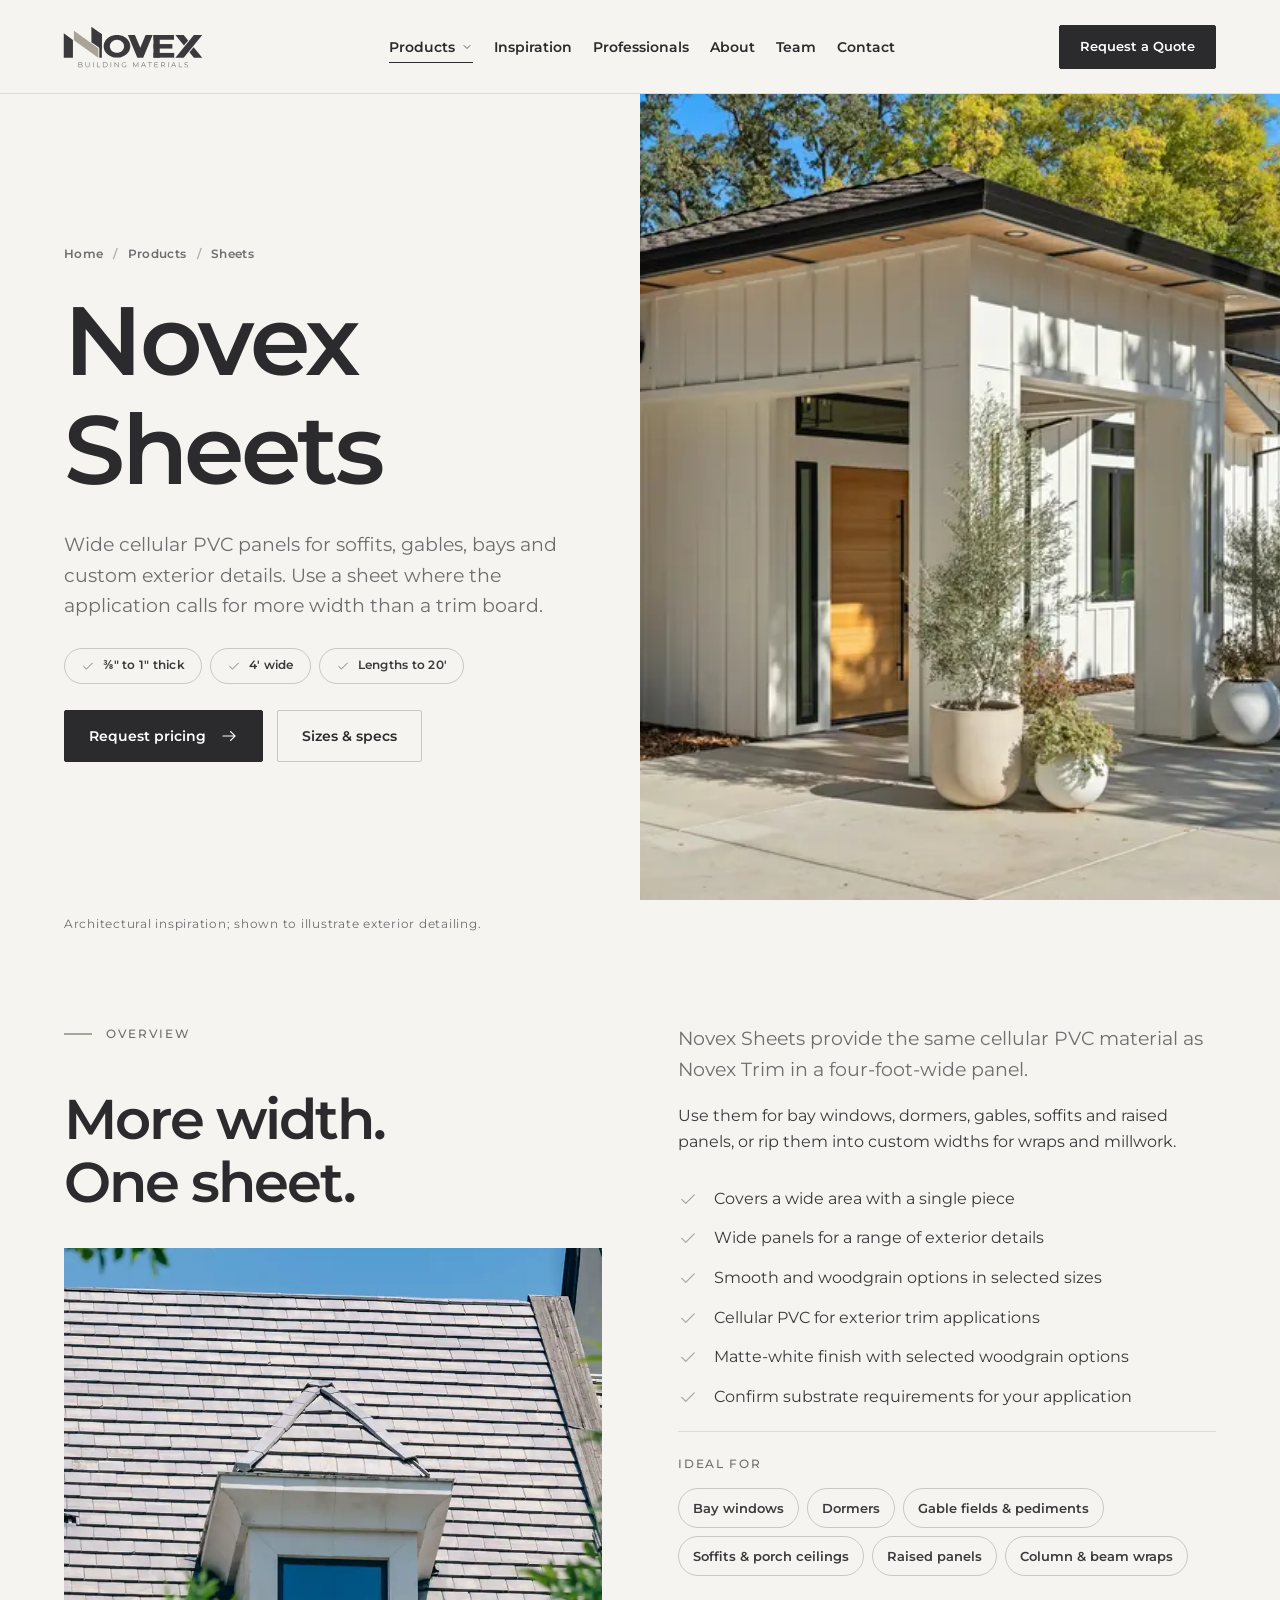
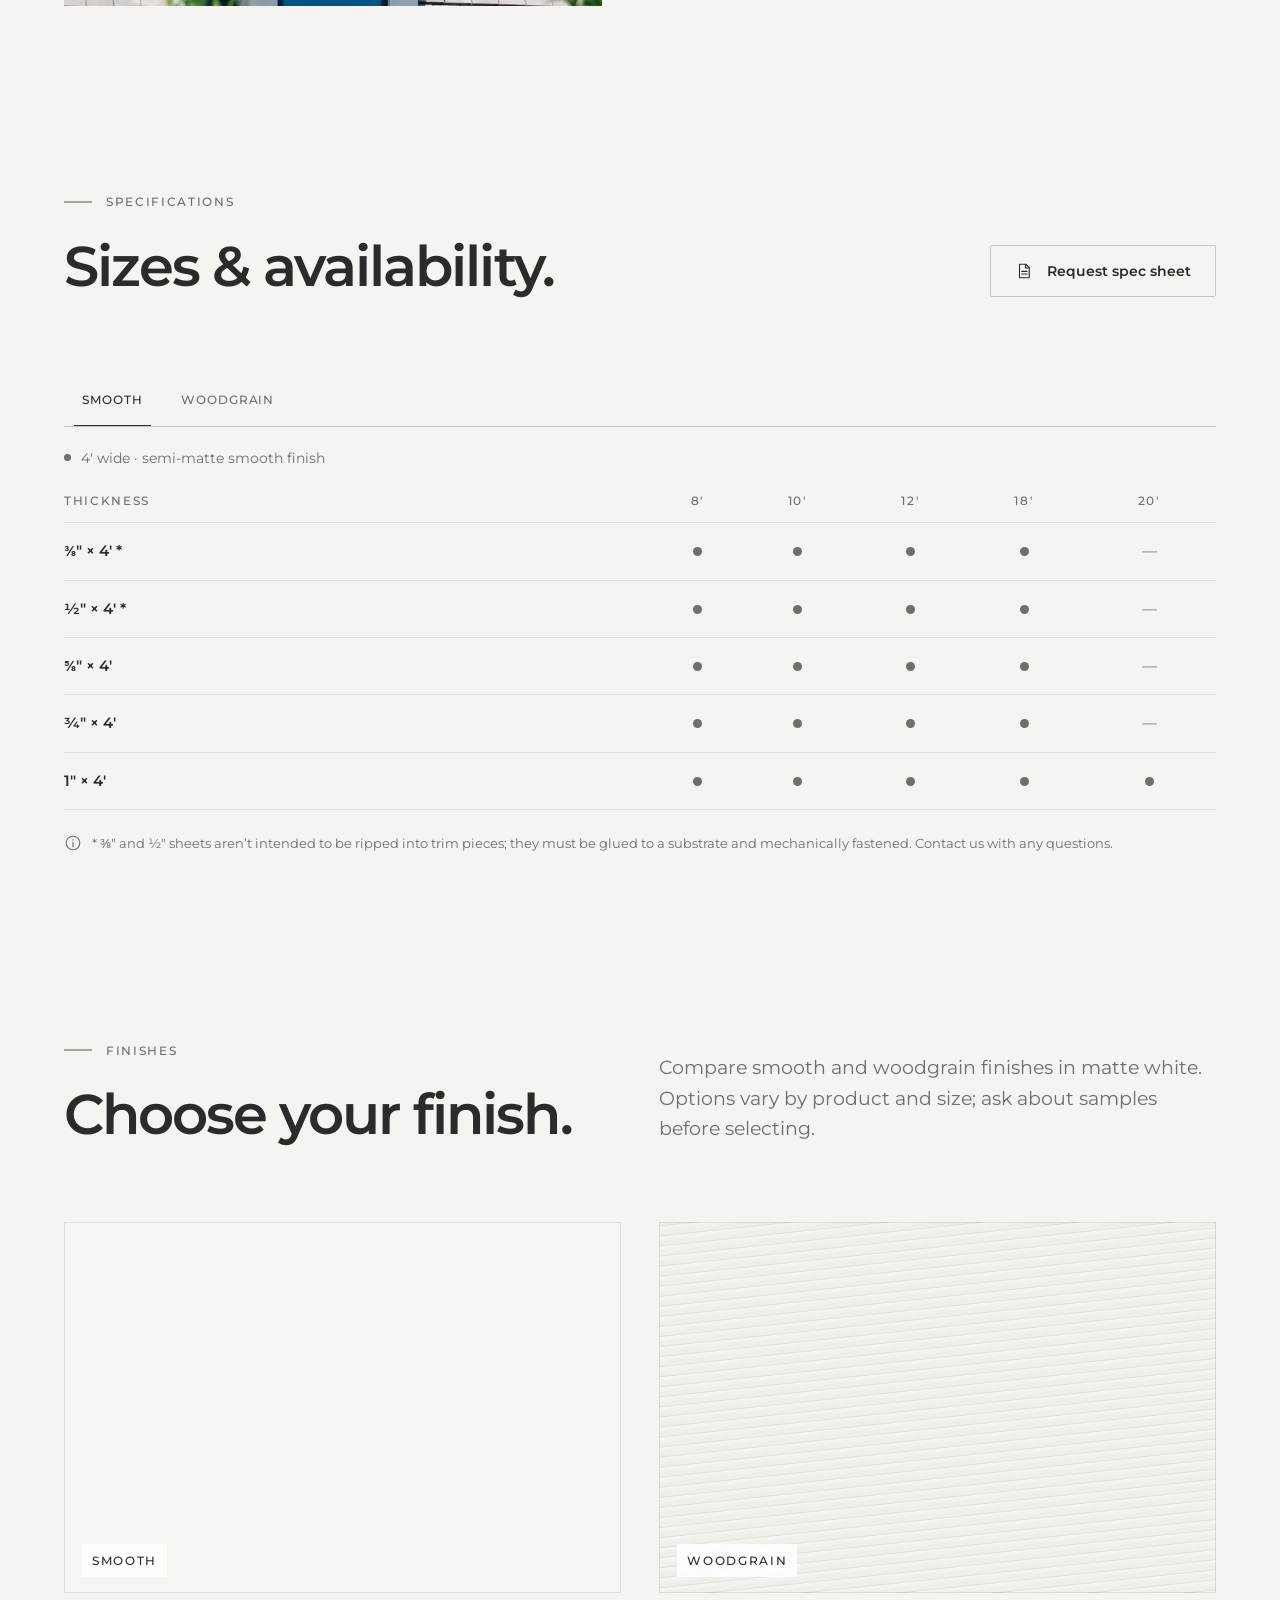
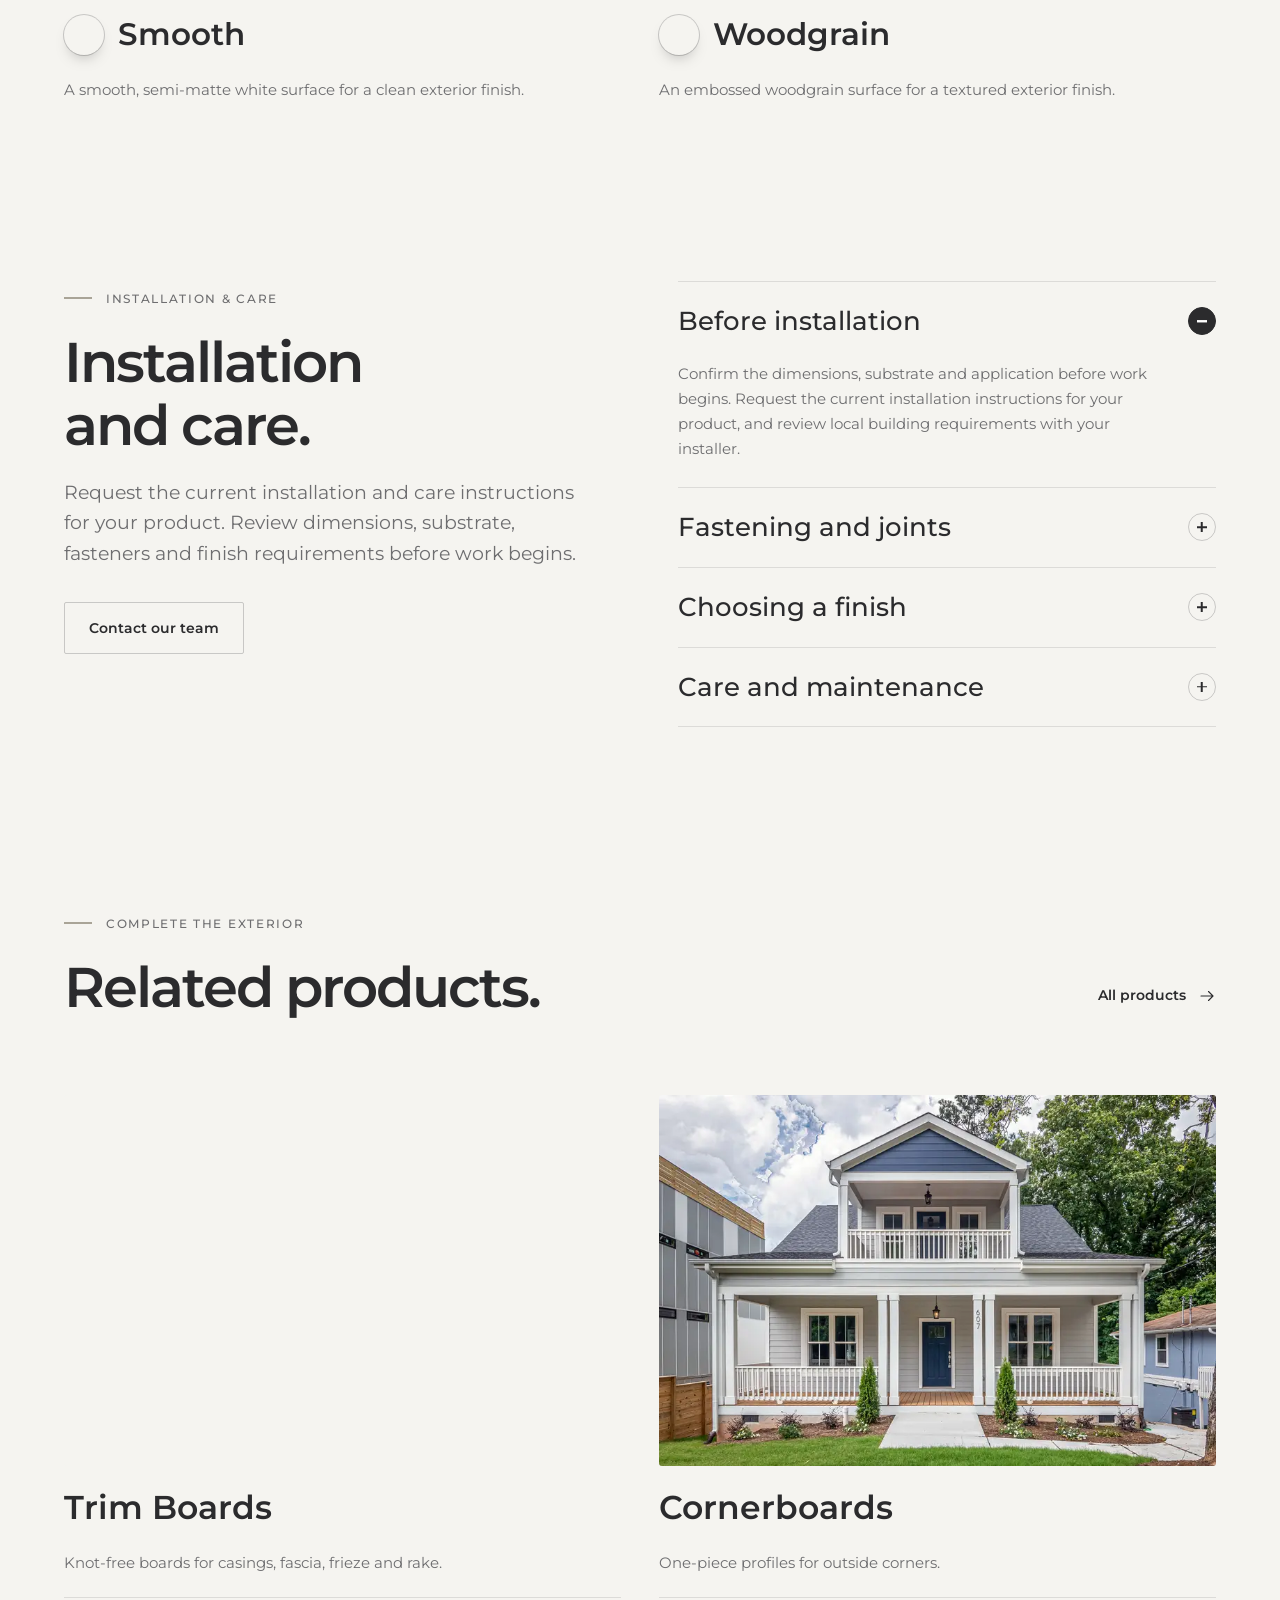
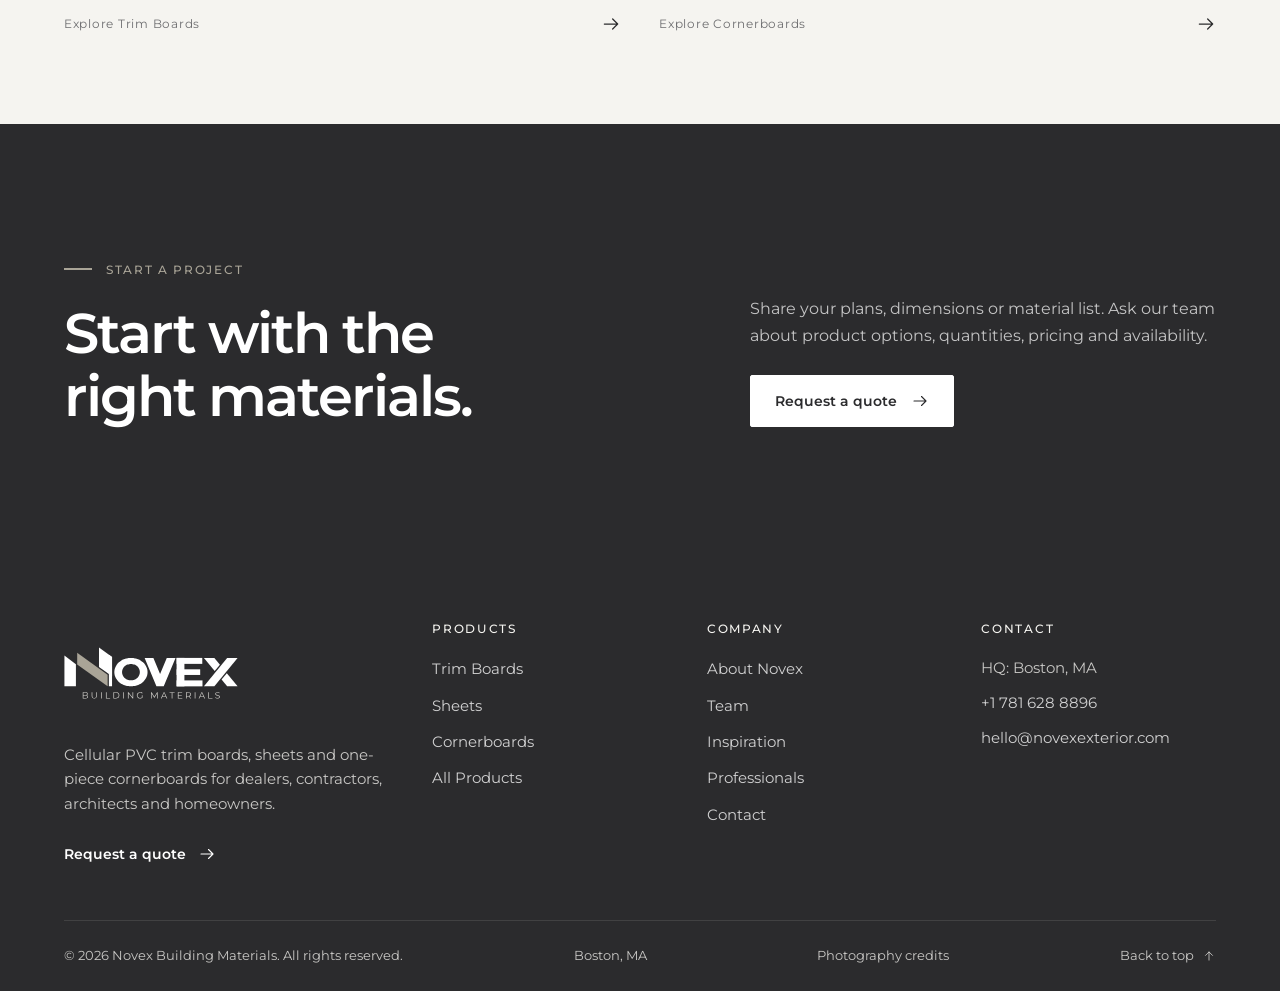
<file: sheets.html>
<!DOCTYPE html>

<html lang="en">
<head>
<meta charset="utf-8"/>
<meta content="width=device-width, initial-scale=1, viewport-fit=cover" name="viewport"/>
<title>Sheets | Novex Building Materials</title>
<meta content="Explore wide cellular PVC sheets for soffits, gables, bays and exterior details. Compare dimensions and finishes, and request pricing." name="description"/>
<meta content="#F5F4F0" name="theme-color"/>
<meta content="website" property="og:type"/>
<meta content="Novex Building Materials" property="og:site_name"/>
<meta content="Sheets | Novex Building Materials" property="og:title"/>
<meta content="Explore wide cellular PVC sheets for soffits, gables, bays and exterior details. Compare dimensions and finishes, and request pricing." property="og:description"/>
<meta content="summary_large_image" name="twitter:card"/>
<link href="assets/brand/novex-favicon.svg" rel="icon" type="image/svg+xml"/>
<link href="assets/brand/apple-touch-icon.png" rel="apple-touch-icon"/>
<link href="assets/css/styles.css" rel="stylesheet"/>
<link href="assets/css/premium.css" rel="stylesheet"/>
<link as="font" crossorigin="" href="assets/fonts/montserrat-latin-variable.woff2" rel="preload" type="font/woff2"/>
<link href="https://novexexterior.vercel.app/sheets" rel="canonical"/><meta content="https://novexexterior.vercel.app/sheets" property="og:url"/><meta content="https://novexexterior.vercel.app/assets/images/real-modern-farmhouse.jpg" property="og:image"/><meta content="1200" property="og:image:width"/><meta content="800" property="og:image:height"/><meta content="A thoughtfully detailed white home with a wood entry and black roof trim" property="og:image:alt"/><meta content="https://novexexterior.vercel.app/assets/images/real-modern-farmhouse.jpg" name="twitter:image"/></head>
<body>
<a class="skip-link" href="#main">Skip to content</a>
<header class="site-header" id="top">
<div class="container header-inner">
<a aria-label="NOVEX Building Materials — home" class="brand" href="index.html"><img class="brand__logo" src="assets/brand/novex-logo-clearspace.svg" alt="NOVEX Building Materials" width="393" height="185" decoding="async"/></a>
<nav aria-label="Primary" class="nav"><ul class="nav__list"><li class="nav__item nav__item--mega"><a aria-current="page" aria-haspopup="true" class="nav__link" href="products.html">Products<svg aria-hidden="true" fill="none" stroke="currentColor" stroke-linecap="round" stroke-linejoin="round" stroke-width="1.5" viewbox="0 0 24 24"><path d="M6 9l6 6 6-6"></path></svg></a><div class="mega"><div class="container mega__inner"><a class="mega__card" href="trim.html"><figure class="media ar-16x9"><img alt="Architectural inspiration: a white gable and window surround" decoding="async" height="800" loading="lazy" sizes="240px" src="assets/images/real-window-1200.webp" srcset="assets/images/real-window-320.webp 320w, assets/images/real-window-480.webp 480w, assets/images/real-window-800.webp 800w, assets/images/real-window-1200.webp 1200w, assets/images/real-window-1800.webp 1800w" width="1200"/></figure><span class="mega__title">Trim Boards</span><span class="mega__desc">Knot-free boards for casings, fascia, frieze and rake.</span></a><a class="mega__card" href="sheets.html"><figure class="media ar-16x9" style="--pos:70% 40%"><img alt="Architectural inspiration: a white clapboard porch with railings and columns" decoding="async" height="952" loading="lazy" sizes="240px" src="assets/images/real-porch-1200.webp" srcset="assets/images/real-porch-320.webp 320w, assets/images/real-porch-480.webp 480w, assets/images/real-porch-800.webp 800w, assets/images/real-porch-1200.webp 1200w, assets/images/real-porch-1800.webp 1800w" width="1200"/></figure><span class="mega__title">Sheets</span><span class="mega__desc">Wide panels for soffits, gables, bays and dormers.</span></a><a class="mega__card" href="cornerboards.html"><figure class="media ar-16x9" style="--pos:78% 50%"><img alt="Architectural inspiration: a shingled home with white porch trim" decoding="async" height="800" loading="lazy" sizes="240px" src="assets/images/real-home-1200.webp" srcset="assets/images/real-home-320.webp 320w, assets/images/real-home-480.webp 480w, assets/images/real-home-800.webp 800w, assets/images/real-home-1200.webp 1200w, assets/images/real-home-1800.webp 1800w" width="1200"/></figure><span class="mega__title">Cornerboards</span><span class="mega__desc">One-piece profiles for outside corners.</span></a><div class="mega__aside"><p>PVC trim, sheets and cornerboards. Built for the trade.</p><a class="link-arrow" href="products.html">View all products <svg aria-hidden="true" fill="none" stroke="currentColor" stroke-linecap="round" stroke-linejoin="round" stroke-width="1.5" viewbox="0 0 24 24"><path d="M4 12h16M14 6l6 6-6 6"></path></svg></a></div></div></div></li><li class="nav__item"><a class="nav__link" href="inspiration.html">Inspiration</a></li><li class="nav__item"><a class="nav__link" href="professionals.html">Professionals</a></li><li class="nav__item"><a class="nav__link" href="about.html">About</a></li><li class="nav__item"><a class="nav__link" href="team.html">Team</a></li><li class="nav__item"><a class="nav__link" href="contact.html">Contact</a></li></ul></nav>
<div class="header-actions">
<a class="btn btn--sm header-cta" href="contact.html#quote">Request a Quote</a>
<button aria-controls="mobile-menu" aria-expanded="false" aria-label="Open menu" class="menu-toggle" type="button"><span class="menu-toggle__lines"><span></span><span></span></span></button>
</div>
</div>
</header>
<div aria-label="Menu" class="mobile-menu" id="mobile-menu" inert="">
<button aria-label="Close menu" class="mobile-menu__close" data-menu-close="" type="button">Close</button>
<ul class="mobile-menu__list"><li><a aria-current="page" class="mobile-menu__link" href="products.html">Products</a><div class="mobile-menu__sub"><a href="trim.html">Trim Boards</a><a href="sheets.html">Sheets</a><a href="cornerboards.html">Cornerboards</a><a href="products.html">All products</a></div></li><li><a class="mobile-menu__link" href="inspiration.html">Inspiration</a></li><li><a class="mobile-menu__link" href="professionals.html">Professionals</a></li><li><a class="mobile-menu__link" href="about.html">About</a></li><li><a class="mobile-menu__link" href="team.html">Team</a></li><li><a class="mobile-menu__link" href="contact.html">Contact</a></li></ul>
<div class="mobile-menu__foot">
<a class="btn btn--brass btn--block" href="contact.html#quote">Request a Quote <svg aria-hidden="true" fill="none" stroke="currentColor" stroke-linecap="round" stroke-linejoin="round" stroke-width="1.5" viewbox="0 0 24 24"><path d="M4 12h16M14 6l6 6-6 6"></path></svg></a>
<div class="mobile-menu__contact"><a href="tel:+17816288896">+1 781 628 8896</a><a href="mailto:hello@novexexterior.com">hello@novexexterior.com</a><span>HQ: Boston, MA</span></div>
</div>
</div>
<noscript><nav aria-label="Site navigation" class="fallback-nav"><a href="products.html">Products</a><a href="inspiration.html">Inspiration</a><a href="professionals.html">Professionals</a><a href="about.html">About</a><a href="team.html">Team</a><a href="contact.html#quote">Request a quote</a></nav><style>.menu-toggle,.nx-hotspot,.nx-detail-choices,[role="tablist"]{display:none!important}[role="tabpanel"][hidden]{display:block!important}.fallback-nav{display:flex;flex-wrap:wrap;gap:8px 20px;margin-top:var(--header-h);padding:12px var(--gutter);background:white}.fallback-nav a{min-height:44px;display:flex;align-items:center}.home .nx-hero{padding-top:0}</style></noscript><main id="main">
<section class="product-hero">
<div class="product-hero__grid">
<div class="product-hero__text">
<ol class="breadcrumb" data-reveal=""><li><a href="index.html">Home</a></li><li><a href="products.html">Products</a></li><li aria-current="page">Sheets</li></ol>
<h1 class="display" data-reveal="split">Novex Sheets</h1>
<p class="lead" data-reveal="">Wide cellular PVC panels for soffits, gables, bays and custom exterior details. Use a sheet where the application calls for more width than a trim board.</p>
<div class="chips" data-reveal=""><span class="chip"><svg aria-hidden="true" fill="none" stroke="currentColor" stroke-linecap="round" stroke-linejoin="round" stroke-width="1.5" viewbox="0 0 24 24"><path d="M4.5 12.5l4.8 4.7L19.5 7"></path></svg>⅜″ to 1″ thick</span><span class="chip"><svg aria-hidden="true" fill="none" stroke="currentColor" stroke-linecap="round" stroke-linejoin="round" stroke-width="1.5" viewbox="0 0 24 24"><path d="M4.5 12.5l4.8 4.7L19.5 7"></path></svg>4′ wide</span><span class="chip"><svg aria-hidden="true" fill="none" stroke="currentColor" stroke-linecap="round" stroke-linejoin="round" stroke-width="1.5" viewbox="0 0 24 24"><path d="M4.5 12.5l4.8 4.7L19.5 7"></path></svg>Lengths to 20′</span></div>
<div class="btn-row" data-reveal=""><a class="btn" href="contact.html?product=sheets#quote">Request pricing <svg aria-hidden="true" fill="none" stroke="currentColor" stroke-linecap="round" stroke-linejoin="round" stroke-width="1.5" viewbox="0 0 24 24"><path d="M4 12h16M14 6l6 6-6 6"></path></svg></a><a class="btn btn--ghost" href="#sizes">Sizes &amp; specs</a></div>
</div>
<figure class="media product-hero__media"><img alt="Architectural inspiration: contemporary white house with black roof trim, a wood front door and large windows" decoding="async" fetchpriority="high" height="800" sizes="(min-width: 900px) 45vw, 100vw" src="assets/images/real-modern-farmhouse-1200.webp" srcset="assets/images/real-modern-farmhouse-320.webp 320w, assets/images/real-modern-farmhouse-480.webp 480w, assets/images/real-modern-farmhouse-800.webp 800w, assets/images/real-modern-farmhouse-1200.webp 1200w, assets/images/real-modern-farmhouse-1800.webp 1800w" width="1200"/></figure>
</div>
<div class="container"><p class="media-caption">Architectural inspiration; shown to illustrate exterior detailing.</p></div></section>
<section class="section">
<div class="container split split--top">
<div class="stack">
<span class="eyebrow" data-reveal="">Overview</span>
<h2 class="h2" data-reveal="split" style="margin-top:22px;margin-bottom:12px">More width. One sheet.</h2>
<div data-reveal="clip"><figure class="media ar-3x2"><img alt="Architectural inspiration: white-trimmed dormer in a shingled roof beneath a clear blue sky" decoding="async" height="2029" loading="lazy" sizes="(min-width: 900px) 45vw, 100vw" src="assets/images/real-dormer-1200.webp" srcset="assets/images/real-dormer-320.webp 320w, assets/images/real-dormer-480.webp 480w, assets/images/real-dormer-800.webp 800w, assets/images/real-dormer-1200.webp 1200w, assets/images/real-dormer-1800.webp 1800w" width="1200"/></figure></div>
</div>
<div class="stack" data-reveal="">
<div class="prose"><p class="lead">Novex Sheets provide the same cellular PVC material as Novex Trim in a four-foot-wide panel.</p><p>Use them for bay windows, dormers, gables, soffits and raised panels, or rip them into custom widths for wraps and millwork.</p></div>
<ul class="checklist"><li><svg aria-hidden="true" fill="none" stroke="currentColor" stroke-linecap="round" stroke-linejoin="round" stroke-width="1.5" viewbox="0 0 24 24"><path d="M4.5 12.5l4.8 4.7L19.5 7"></path></svg><span>Covers a wide area with a single piece</span></li><li><svg aria-hidden="true" fill="none" stroke="currentColor" stroke-linecap="round" stroke-linejoin="round" stroke-width="1.5" viewbox="0 0 24 24"><path d="M4.5 12.5l4.8 4.7L19.5 7"></path></svg><span>Wide panels for a range of exterior details</span></li><li><svg aria-hidden="true" fill="none" stroke="currentColor" stroke-linecap="round" stroke-linejoin="round" stroke-width="1.5" viewbox="0 0 24 24"><path d="M4.5 12.5l4.8 4.7L19.5 7"></path></svg><span>Smooth and woodgrain options in selected sizes</span></li><li><svg aria-hidden="true" fill="none" stroke="currentColor" stroke-linecap="round" stroke-linejoin="round" stroke-width="1.5" viewbox="0 0 24 24"><path d="M4.5 12.5l4.8 4.7L19.5 7"></path></svg><span>Cellular PVC for exterior trim applications</span></li><li><svg aria-hidden="true" fill="none" stroke="currentColor" stroke-linecap="round" stroke-linejoin="round" stroke-width="1.5" viewbox="0 0 24 24"><path d="M4.5 12.5l4.8 4.7L19.5 7"></path></svg><span>Matte-white finish with selected woodgrain options</span></li><li><svg aria-hidden="true" fill="none" stroke="currentColor" stroke-linecap="round" stroke-linejoin="round" stroke-width="1.5" viewbox="0 0 24 24"><path d="M4.5 12.5l4.8 4.7L19.5 7"></path></svg><span>Confirm substrate requirements for your application</span></li></ul>
<div class="ideal"><span class="ideal__label">Ideal for</span><ul><li>Bay windows</li><li>Dormers</li><li>Gable fields &amp; pediments</li><li>Soffits &amp; porch ceilings</li><li>Raised panels</li><li>Column &amp; beam wraps</li></ul></div>
</div>
</div>
</section>
<section class="section section--bone" id="sizes">
<div class="container">
<div class="section-head section-head--row">
<div><span class="eyebrow" data-reveal="">Specifications</span><h2 class="h2" data-reveal="split" style="margin-top:22px">Sizes &amp; availability.</h2></div>
<a class="btn btn--ghost" data-reveal="" href="contact.html?topic=spec&amp;product=sheets#quote"><svg aria-hidden="true" fill="none" stroke="currentColor" stroke-linecap="round" stroke-linejoin="round" stroke-width="1.5" viewbox="0 0 24 24"><path d="M6 3h8.5L19 7.5V21H6z"></path><path d="M14 3v5h5M9 12.5h7M9 16h7"></path></svg> Request spec sheet</a>
</div>
<div data-reveal=""><div class="tabs-wrap" data-tabs=""><div aria-label="Sizes" class="tabs" role="tablist"><button aria-controls="sheets-p0" aria-selected="true" class="tab" id="sheets-t0" role="tab" type="button">Smooth</button><button aria-controls="sheets-p1" aria-selected="false" class="tab" id="sheets-t1" role="tab" tabindex="-1" type="button">Woodgrain</button></div><div aria-labelledby="sheets-t0" class="tabpanel" id="sheets-p0" role="tabpanel"><p class="tabpanel__meta">4′ wide · semi-matte smooth finish</p><div class="table-wrap"><table class="spec-table"><thead><tr><th scope="col">Thickness</th><th class="center" scope="col">8′</th><th class="center" scope="col">10′</th><th class="center" scope="col">12′</th><th class="center" scope="col">18′</th><th class="center" scope="col">20′</th></tr></thead><tbody><tr><th scope="row">⅜″ × 4′ *</th><td class="center"><span aria-label="Available" class="dot" role="img"></span></td><td class="center"><span aria-label="Available" class="dot" role="img"></span></td><td class="center"><span aria-label="Available" class="dot" role="img"></span></td><td class="center"><span aria-label="Available" class="dot" role="img"></span></td><td class="center"><span aria-label="Not available" class="dash" role="img">—</span></td></tr><tr><th scope="row">½″ × 4′ *</th><td class="center"><span aria-label="Available" class="dot" role="img"></span></td><td class="center"><span aria-label="Available" class="dot" role="img"></span></td><td class="center"><span aria-label="Available" class="dot" role="img"></span></td><td class="center"><span aria-label="Available" class="dot" role="img"></span></td><td class="center"><span aria-label="Not available" class="dash" role="img">—</span></td></tr><tr><th scope="row">⅝″ × 4′</th><td class="center"><span aria-label="Available" class="dot" role="img"></span></td><td class="center"><span aria-label="Available" class="dot" role="img"></span></td><td class="center"><span aria-label="Available" class="dot" role="img"></span></td><td class="center"><span aria-label="Available" class="dot" role="img"></span></td><td class="center"><span aria-label="Not available" class="dash" role="img">—</span></td></tr><tr><th scope="row">¾″ × 4′</th><td class="center"><span aria-label="Available" class="dot" role="img"></span></td><td class="center"><span aria-label="Available" class="dot" role="img"></span></td><td class="center"><span aria-label="Available" class="dot" role="img"></span></td><td class="center"><span aria-label="Available" class="dot" role="img"></span></td><td class="center"><span aria-label="Not available" class="dash" role="img">—</span></td></tr><tr><th scope="row">1″ × 4′</th><td class="center"><span aria-label="Available" class="dot" role="img"></span></td><td class="center"><span aria-label="Available" class="dot" role="img"></span></td><td class="center"><span aria-label="Available" class="dot" role="img"></span></td><td class="center"><span aria-label="Available" class="dot" role="img"></span></td><td class="center"><span aria-label="Available" class="dot" role="img"></span></td></tr></tbody></table></div></div><div aria-labelledby="sheets-t1" class="tabpanel" hidden="" id="sheets-p1" role="tabpanel"><p class="tabpanel__meta">4′ wide · rustic woodgrain finish</p><div class="table-wrap"><table class="spec-table"><thead><tr><th scope="col">Thickness</th><th class="center" scope="col">8′</th><th class="center" scope="col">10′</th></tr></thead><tbody><tr><th scope="row">⅜″ × 4′ *</th><td class="center"><span aria-label="Available" class="dot" role="img"></span></td><td class="center"><span aria-label="Available" class="dot" role="img"></span></td></tr><tr><th scope="row">½″ × 4′ *</th><td class="center"><span aria-label="Available" class="dot" role="img"></span></td><td class="center"><span aria-label="Available" class="dot" role="img"></span></td></tr><tr><th scope="row">¾″ × 4′</th><td class="center"><span aria-label="Available" class="dot" role="img"></span></td><td class="center"><span aria-label="Available" class="dot" role="img"></span></td></tr></tbody></table></div></div></div></div>
<p class="spec-note"><svg aria-hidden="true" fill="none" stroke="currentColor" stroke-linecap="round" stroke-linejoin="round" stroke-width="1.5" viewbox="0 0 24 24"><circle cx="12" cy="12" r="9"></circle><path d="M12 11v6M12 7.5v.6"></path></svg><span>* ⅜″ and ½″ sheets aren’t intended to be ripped into trim pieces; they must be glued to a substrate and mechanically fastened. Contact us with any questions.</span></p>
</div>
</section>
<section class="section">
<div class="container"><div class="section-head section-head--row">
<div><span class="eyebrow" data-reveal="">Finishes</span><h2 class="h2" data-reveal="split" style="margin-top:22px">Choose your finish.</h2></div>
<p class="lead" data-reveal="" style="max-width:30em">Compare smooth and woodgrain finishes in matte white. Options vary by product and size; ask about samples before selecting.</p>
</div>
<div class="finishes">
<div class="finish" data-reveal="">
<div style="position:relative"><figure aria-label="Illustrative finish sample; request a physical sample for comparison" class="media ar-3x2 finish-sample" role="img"></figure><span class="finish__tag">Smooth</span></div>
<div class="finish__label"><span class="finish__chip"></span><h3>Smooth</h3></div>
<p>A smooth, semi-matte white surface for a clean exterior finish.</p>
</div>
<div class="finish" data-reveal="" style="--d:.12s">
<div style="position:relative"><figure aria-label="Illustrative finish sample; request a physical sample for comparison" class="media ar-3x2 finish-sample finish-sample--woodgrain" role="img"></figure><span class="finish__tag">Woodgrain</span></div>
<div class="finish__label"><span class="finish__chip"></span><h3>Woodgrain</h3></div>
<p>An embossed woodgrain surface for a textured exterior finish.</p>
</div>
</div></div>
</section>
<section class="section section--bone">
<div class="container split split--top">
<div><span class="eyebrow" data-reveal="">Installation &amp; care</span><h2 class="h2" data-reveal="split" style="margin-top:22px">Installation and care.</h2><p class="lead" data-reveal="" style="margin-top:22px">Request the current installation and care instructions for your product. Review dimensions, substrate, fasteners and finish requirements before work begins.</p>
<div class="btn-row" data-reveal="" style="margin-top:32px"><a class="btn btn--ghost" href="contact.html">Contact our team</a></div></div>
<div data-reveal=""><div class="accordion">
<details class="acc" open=""><summary>Before installation<span aria-hidden="true" class="plus"></span></summary><div class="acc__body"><p>Confirm the dimensions, substrate and application before work begins. Request the current installation instructions for your product, and review local building requirements with your installer.</p></div></details>
<details class="acc"><summary>Fastening and joints<span aria-hidden="true" class="plus"></span></summary><div class="acc__body"><p>Use the product's installation instructions to determine fasteners, spacing and joint details for the application. Ask our team for the relevant documentation before choosing a fastening system.</p></div></details>
<details class="acc"><summary>Choosing a finish<span aria-hidden="true" class="plus"></span></summary><div class="acc__body"><p>Compare the smooth and woodgrain options available for your chosen size. If you plan to paint, confirm the coating and color requirements in the product and paint manufacturer's guidance.</p></div></details>
<details class="acc"><summary>Care and maintenance<span aria-hidden="true" class="plus"></span></summary><div class="acc__body"><p>Follow the product's care instructions. Ask for guidance before using a cleaning chemical, abrasive tool or pressure washer on a finished surface.</p></div></details>
</div></div>
</div>
</section>
<section class="section">
<div class="container">
<div class="section-head section-head--row"><div><span class="eyebrow" data-reveal="">Complete the exterior</span><h2 class="h2" data-reveal="split" style="margin-top:22px">Related products.</h2></div><a class="link-arrow" data-reveal="" href="products.html">All products <svg aria-hidden="true" fill="none" stroke="currentColor" stroke-linecap="round" stroke-linejoin="round" stroke-width="1.5" viewbox="0 0 24 24"><path d="M4 12h16M14 6l6 6-6 6"></path></svg></a></div>
<div class="grid" style="grid-template-columns:repeat(auto-fit,minmax(min(100%,420px),1fr))"><a class="card" data-reveal="" href="trim.html"><figure class="media ar-3x2"><img alt="Architectural inspiration: a white gable and window surround" decoding="async" height="952" loading="lazy" sizes="(min-width: 900px) 45vw, 100vw" src="assets/images/real-porch-1200.webp" srcset="assets/images/real-porch-320.webp 320w, assets/images/real-porch-480.webp 480w, assets/images/real-porch-800.webp 800w, assets/images/real-porch-1200.webp 1200w, assets/images/real-porch-1800.webp 1800w" width="1200"/></figure>
<div><h3 class="card__title">Trim Boards</h3></div>
<p class="card__text">Knot-free boards for casings, fascia, frieze and rake.</p><div class="card__meta"><span>Explore Trim Boards</span><svg aria-hidden="true" fill="none" stroke="currentColor" stroke-linecap="round" stroke-linejoin="round" stroke-width="1.5" viewbox="0 0 24 24"><path d="M4 12h16M14 6l6 6-6 6"></path></svg></div></a><a class="card" data-reveal="" href="cornerboards.html"><figure class="media ar-3x2"><img alt="Architectural inspiration: blue-gray clapboard home with white trim and a balcony above its front porch" decoding="async" height="800" loading="lazy" sizes="(min-width: 900px) 45vw, 100vw" src="assets/images/real-veranda-1200.webp" srcset="assets/images/real-veranda-320.webp 320w, assets/images/real-veranda-480.webp 480w, assets/images/real-veranda-800.webp 800w, assets/images/real-veranda-1200.webp 1200w, assets/images/real-veranda-1800.webp 1800w" width="1200"/></figure>
<div><h3 class="card__title">Cornerboards</h3></div>
<p class="card__text">One-piece profiles for outside corners.</p><div class="card__meta"><span>Explore Cornerboards</span><svg aria-hidden="true" fill="none" stroke="currentColor" stroke-linecap="round" stroke-linejoin="round" stroke-width="1.5" viewbox="0 0 24 24"><path d="M4 12h16M14 6l6 6-6 6"></path></svg></div></a></div>
</div>
</section>
<section class="cta-band on-dark">
<div class="container cta-band__inner">
<div data-reveal=""><span class="eyebrow">Start a project</span><h2 class="h2" style="margin-top:22px">Start with the right materials.</h2></div>
<div data-reveal="" style="--d:.1s"><p>Share your plans, dimensions or material list. Ask our team about product options, quantities, pricing and availability.</p>
<div class="btn-row"><a class="btn btn--light" href="contact.html#quote">Request a quote <svg aria-hidden="true" fill="none" stroke="currentColor" stroke-linecap="round" stroke-linejoin="round" stroke-width="1.5" viewbox="0 0 24 24"><path d="M4 12h16M14 6l6 6-6 6"></path></svg></a></div>
</div>
</div>
</section>
</main>
<footer class="site-footer">
<div class="container">
<div class="footer-top">
<div class="footer-brand">
<a aria-label="NOVEX Building Materials — home" class="brand" href="index.html"><img class="brand__logo" src="assets/brand/novex-logo-reverse-clearspace.svg" alt="NOVEX Building Materials" width="393" height="185" decoding="async" loading="lazy"/></a>
<p>Cellular PVC trim boards, sheets and one-piece cornerboards for dealers, contractors, architects and homeowners.</p>
<a class="link-arrow" href="contact.html#quote" style="color:#fff">Request a quote <svg aria-hidden="true" fill="none" stroke="currentColor" stroke-linecap="round" stroke-linejoin="round" stroke-width="1.5" viewbox="0 0 24 24"><path d="M4 12h16M14 6l6 6-6 6"></path></svg></a>
</div>
<div class="footer-cols">
<div class="footer-col"><h3>Products</h3><ul>
<li><a href="trim.html">Trim Boards</a></li><li><a href="sheets.html">Sheets</a></li><li><a href="cornerboards.html">Cornerboards</a></li><li><a href="products.html">All Products</a></li></ul></div>
<div class="footer-col"><h3>Company</h3><ul>
<li><a href="about.html">About Novex</a></li><li><a href="team.html">Team</a></li><li><a href="inspiration.html">Inspiration</a></li><li><a href="professionals.html">Professionals</a></li><li><a href="contact.html">Contact</a></li></ul></div>
</div>
<div class="footer-col"><h3>Contact</h3>
<address><span>HQ: Boston, MA</span><a href="tel:+17816288896">+1 781 628 8896</a><a href="mailto:hello@novexexterior.com">hello@novexexterior.com</a></address>
</div>
</div>
</div>
<div class="footer-bottom container">
<span>© 2026 Novex Building Materials. All rights reserved.</span>
<span>Boston, MA</span>
<a href="photography.html">Photography credits</a><a class="to-top" href="#top">Back to top <svg aria-hidden="true" fill="none" stroke="currentColor" stroke-linecap="round" stroke-linejoin="round" stroke-width="1.5" viewbox="0 0 24 24"><path d="M12 19V5M6 11l6-6 6 6"></path></svg></a>
</div>
</footer>
<nav aria-label="Quick actions" class="action-bar">
<a href="tel:+17816288896">Call Novex</a>
<a href="contact.html#quote">Request a quote <svg aria-hidden="true" fill="none" stroke="currentColor" stroke-linecap="round" stroke-linejoin="round" stroke-width="1.5" viewbox="0 0 24 24"><path d="M4 12h16M14 6l6 6-6 6"></path></svg></a>
</nav>
<script defer="" src="assets/js/main.js"></script>
</body>
</html>
</file>
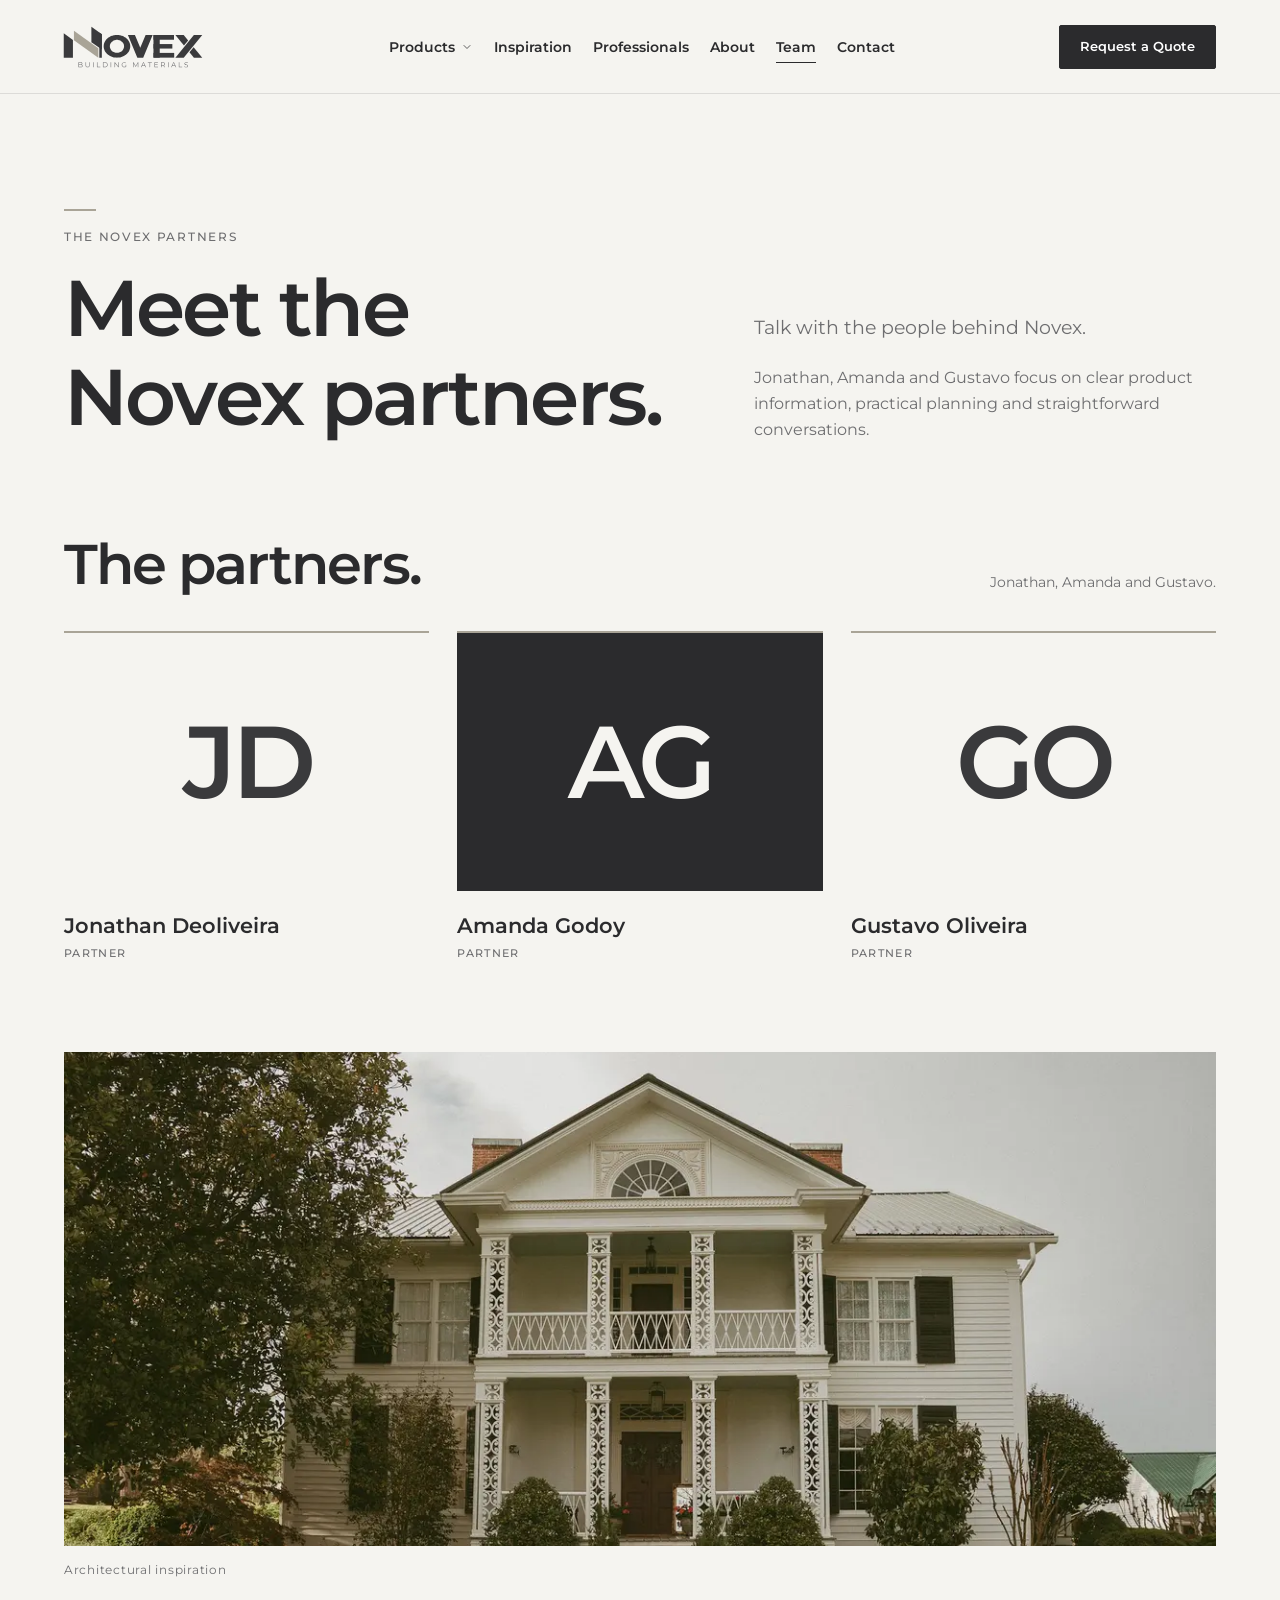
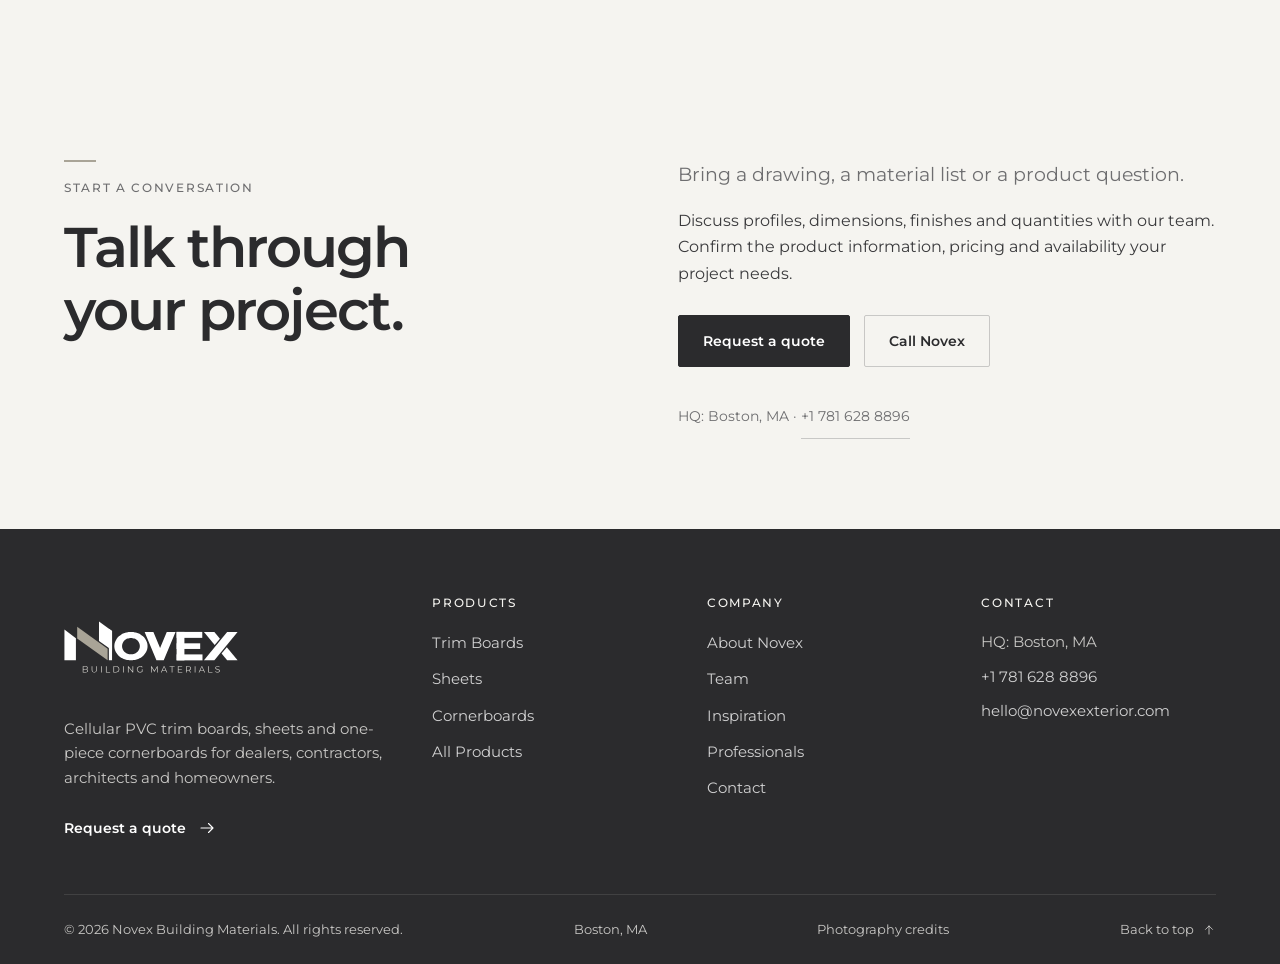
<file: team.html>
<!DOCTYPE html>

<html lang="en">
<head>
<meta charset="utf-8"/>
<meta content="width=device-width, initial-scale=1, viewport-fit=cover" name="viewport"/>
<title>Team | Novex Building Materials</title>
<meta content="Meet Jonathan Deoliveira, Amanda Godoy and Gustavo Oliveira, the partners at Novex Building Materials. HQ: Boston, MA." name="description"/>
<meta content="#F5F4F0" name="theme-color"/>
<meta content="website" property="og:type"/>
<meta content="Novex Building Materials" property="og:site_name"/>
<meta content="Team | Novex Building Materials" property="og:title"/>
<meta content="Meet Jonathan Deoliveira, Amanda Godoy and Gustavo Oliveira, the partners at Novex Building Materials. HQ: Boston, MA." property="og:description"/>
<meta content="summary_large_image" name="twitter:card"/>
<link href="assets/brand/novex-favicon.svg" rel="icon" type="image/svg+xml"/>
<link href="assets/brand/apple-touch-icon.png" rel="apple-touch-icon"/>
<link href="assets/css/styles.css" rel="stylesheet"/>
<link href="assets/css/premium.css" rel="stylesheet"/>
<link as="font" crossorigin="" href="assets/fonts/montserrat-latin-variable.woff2" rel="preload" type="font/woff2"/>
<link href="https://novexexterior.vercel.app/team" rel="canonical"/><meta content="https://novexexterior.vercel.app/team" property="og:url"/><meta content="https://novexexterior.vercel.app/assets/images/real-modern-farmhouse.jpg" property="og:image"/><meta content="1200" property="og:image:width"/><meta content="800" property="og:image:height"/><meta content="A thoughtfully detailed white home with a wood entry and black roof trim" property="og:image:alt"/><meta content="https://novexexterior.vercel.app/assets/images/real-modern-farmhouse.jpg" name="twitter:image"/></head>
<body>
<a class="skip-link" href="#main">Skip to content</a>
<header class="site-header" id="top">
<div class="container header-inner">
<a aria-label="NOVEX Building Materials — home" class="brand" href="index.html"><img class="brand__logo" src="assets/brand/novex-logo-clearspace.svg" alt="NOVEX Building Materials" width="393" height="185" decoding="async"/></a>
<nav aria-label="Primary" class="nav"><ul class="nav__list"><li class="nav__item nav__item--mega"><a aria-haspopup="true" class="nav__link" href="products.html">Products<svg aria-hidden="true" fill="none" stroke="currentColor" stroke-linecap="round" stroke-linejoin="round" stroke-width="1.5" viewbox="0 0 24 24"><path d="M6 9l6 6 6-6"></path></svg></a><div class="mega"><div class="container mega__inner"><a class="mega__card" href="trim.html"><figure class="media ar-16x9"><img alt="Architectural inspiration: a white gable and window surround" decoding="async" height="800" loading="lazy" sizes="240px" src="assets/images/real-window-1200.webp" srcset="assets/images/real-window-320.webp 320w, assets/images/real-window-480.webp 480w, assets/images/real-window-800.webp 800w, assets/images/real-window-1200.webp 1200w, assets/images/real-window-1800.webp 1800w" width="1200"/></figure><span class="mega__title">Trim Boards</span><span class="mega__desc">Knot-free boards for casings, fascia, frieze and rake.</span></a><a class="mega__card" href="sheets.html"><figure class="media ar-16x9" style="--pos:70% 40%"><img alt="Architectural inspiration: a white clapboard porch with railings and columns" decoding="async" height="952" loading="lazy" sizes="240px" src="assets/images/real-porch-1200.webp" srcset="assets/images/real-porch-320.webp 320w, assets/images/real-porch-480.webp 480w, assets/images/real-porch-800.webp 800w, assets/images/real-porch-1200.webp 1200w, assets/images/real-porch-1800.webp 1800w" width="1200"/></figure><span class="mega__title">Sheets</span><span class="mega__desc">Wide panels for soffits, gables, bays and dormers.</span></a><a class="mega__card" href="cornerboards.html"><figure class="media ar-16x9" style="--pos:78% 50%"><img alt="Architectural inspiration: a shingled home with white porch trim" decoding="async" height="800" loading="lazy" sizes="240px" src="assets/images/real-home-1200.webp" srcset="assets/images/real-home-320.webp 320w, assets/images/real-home-480.webp 480w, assets/images/real-home-800.webp 800w, assets/images/real-home-1200.webp 1200w, assets/images/real-home-1800.webp 1800w" width="1200"/></figure><span class="mega__title">Cornerboards</span><span class="mega__desc">One-piece profiles for outside corners.</span></a><div class="mega__aside"><p>PVC trim, sheets and cornerboards. Built for the trade.</p><a class="link-arrow" href="products.html">View all products <svg aria-hidden="true" fill="none" stroke="currentColor" stroke-linecap="round" stroke-linejoin="round" stroke-width="1.5" viewbox="0 0 24 24"><path d="M4 12h16M14 6l6 6-6 6"></path></svg></a></div></div></div></li><li class="nav__item"><a class="nav__link" href="inspiration.html">Inspiration</a></li><li class="nav__item"><a class="nav__link" href="professionals.html">Professionals</a></li><li class="nav__item"><a class="nav__link" href="about.html">About</a></li><li class="nav__item"><a aria-current="page" class="nav__link" href="team.html">Team</a></li><li class="nav__item"><a class="nav__link" href="contact.html">Contact</a></li></ul></nav>
<div class="header-actions">
<a class="btn btn--sm header-cta" href="contact.html#quote">Request a Quote</a>
<button aria-controls="mobile-menu" aria-expanded="false" aria-label="Open menu" class="menu-toggle" type="button"><span class="menu-toggle__lines"><span></span><span></span></span></button>
</div>
</div>
</header>
<div aria-label="Menu" class="mobile-menu" id="mobile-menu" inert="">
<button aria-label="Close menu" class="mobile-menu__close" data-menu-close="" type="button">Close</button>
<ul class="mobile-menu__list"><li><a class="mobile-menu__link" href="products.html">Products</a><div class="mobile-menu__sub"><a href="trim.html">Trim Boards</a><a href="sheets.html">Sheets</a><a href="cornerboards.html">Cornerboards</a><a href="products.html">All products</a></div></li><li><a class="mobile-menu__link" href="inspiration.html">Inspiration</a></li><li><a class="mobile-menu__link" href="professionals.html">Professionals</a></li><li><a class="mobile-menu__link" href="about.html">About</a></li><li><a aria-current="page" class="mobile-menu__link" href="team.html">Team</a></li><li><a class="mobile-menu__link" href="contact.html">Contact</a></li></ul>
<div class="mobile-menu__foot">
<a class="btn btn--brass btn--block" href="contact.html#quote">Request a Quote <svg aria-hidden="true" fill="none" stroke="currentColor" stroke-linecap="round" stroke-linejoin="round" stroke-width="1.5" viewbox="0 0 24 24"><path d="M4 12h16M14 6l6 6-6 6"></path></svg></a>
<div class="mobile-menu__contact"><a href="tel:+17816288896">+1 781 628 8896</a><a href="mailto:hello@novexexterior.com">hello@novexexterior.com</a><span>HQ: Boston, MA</span></div>
</div>
</div>
<noscript><nav aria-label="Site navigation" class="fallback-nav"><a href="products.html">Products</a><a href="inspiration.html">Inspiration</a><a href="professionals.html">Professionals</a><a href="about.html">About</a><a href="team.html">Team</a><a href="contact.html#quote">Request a quote</a></nav><style>.menu-toggle,.nx-hotspot,.nx-detail-choices,[role="tablist"]{display:none!important}[role="tabpanel"][hidden]{display:block!important}.fallback-nav{display:flex;flex-wrap:wrap;gap:8px 20px;margin-top:var(--header-h);padding:12px var(--gutter);background:white}.fallback-nav a{min-height:44px;display:flex;align-items:center}.home .nx-hero{padding-top:0}</style></noscript><main id="main">
<section class="page-hero nx-team-hero">
<div class="container nx-team-hero__grid">
<div><p class="nx-label">The Novex partners</p><h1 class="h1">Meet the Novex partners.</h1></div>
<div class="nx-team-hero__intro"><p class="lead">Talk with the people behind Novex.</p><p>Jonathan, Amanda and Gustavo focus on clear product information, practical planning and straightforward conversations.</p></div>
</div>
</section>
<section aria-labelledby="partners-title" class="section section--flush-top nx-team-partners">
<div class="container">
<div class="nx-team-partners__head"><h2 class="h2" id="partners-title">The partners.</h2><p>Jonathan, Amanda and Gustavo.</p></div>
<div class="nx-team-grid">
<article aria-labelledby="partner-jonathan" class="nx-team-card" data-reveal="card"><div aria-hidden="true" class="nx-team-card__monogram">JD</div><div class="nx-team-card__identity"><h3 id="partner-jonathan">Jonathan Deoliveira</h3><p class="nx-team-card__role">Partner</p></div></article>
<article aria-labelledby="partner-amanda" class="nx-team-card" data-reveal="card"><div aria-hidden="true" class="nx-team-card__monogram">AG</div><div class="nx-team-card__identity"><h3 id="partner-amanda">Amanda Godoy</h3><p class="nx-team-card__role">Partner</p></div></article>
<article aria-labelledby="partner-gustavo" class="nx-team-card" data-reveal="card"><div aria-hidden="true" class="nx-team-card__monogram">GO</div><div class="nx-team-card__identity"><h3 id="partner-gustavo">Gustavo Oliveira</h3><p class="nx-team-card__role">Partner</p></div></article>
</div>
</div>
</section><div class="container nx-team-hero__band"><figure class="media ar-21x9 nx-team-hero__photo" data-reveal="image"><img alt="Architectural inspiration: traditional white house with an ornate two-story porch and surrounding trees" decoding="async" fetchpriority="high" height="799" sizes="(min-width: 1500px) 1320px, 92vw" src="assets/images/real-heritage-1200.webp" srcset="assets/images/real-heritage-320.webp 320w, assets/images/real-heritage-480.webp 480w, assets/images/real-heritage-800.webp 800w, assets/images/real-heritage-1200.webp 1200w, assets/images/real-heritage-1800.webp 1800w" width="1200"/></figure><p class="media-caption">Architectural inspiration</p></div>
<section aria-labelledby="team-approach-title" class="section section--bone nx-team-approach">
<div class="container split split--top"><div><p class="nx-label">Start a conversation</p><h2 class="h2" id="team-approach-title">Talk through your project.</h2></div><div class="prose"><p class="lead">Bring a drawing, a material list or a product question.</p><p>Discuss profiles, dimensions, finishes and quantities with our team. Confirm the product information, pricing and availability your project needs.</p><div class="btn-row nx-team-approach__actions"><a class="btn" href="contact.html#quote">Request a quote</a><a class="btn btn--ghost" href="tel:+17816288896">Call Novex</a></div><p class="nx-team-approach__contact">HQ: Boston, MA <span aria-hidden="true">·</span> <a href="tel:+17816288896">+1 781 628 8896</a></p></div></div>
</section>
</main>
<footer class="site-footer">
<div class="container">
<div class="footer-top">
<div class="footer-brand">
<a aria-label="NOVEX Building Materials — home" class="brand" href="index.html"><img class="brand__logo" src="assets/brand/novex-logo-reverse-clearspace.svg" alt="NOVEX Building Materials" width="393" height="185" decoding="async" loading="lazy"/></a>
<p>Cellular PVC trim boards, sheets and one-piece cornerboards for dealers, contractors, architects and homeowners.</p>
<a class="link-arrow" href="contact.html#quote" style="color:#fff">Request a quote <svg aria-hidden="true" fill="none" stroke="currentColor" stroke-linecap="round" stroke-linejoin="round" stroke-width="1.5" viewbox="0 0 24 24"><path d="M4 12h16M14 6l6 6-6 6"></path></svg></a>
</div>
<div class="footer-cols">
<div class="footer-col"><h3>Products</h3><ul>
<li><a href="trim.html">Trim Boards</a></li><li><a href="sheets.html">Sheets</a></li><li><a href="cornerboards.html">Cornerboards</a></li><li><a href="products.html">All Products</a></li></ul></div>
<div class="footer-col"><h3>Company</h3><ul>
<li><a href="about.html">About Novex</a></li><li><a href="team.html">Team</a></li><li><a href="inspiration.html">Inspiration</a></li><li><a href="professionals.html">Professionals</a></li><li><a href="contact.html">Contact</a></li></ul></div>
</div>
<div class="footer-col"><h3>Contact</h3>
<address><span>HQ: Boston, MA</span><a href="tel:+17816288896">+1 781 628 8896</a><a href="mailto:hello@novexexterior.com">hello@novexexterior.com</a></address>
</div>
</div>
</div>
<div class="footer-bottom container">
<span>© 2026 Novex Building Materials. All rights reserved.</span>
<span>Boston, MA</span>
<a href="photography.html">Photography credits</a><a class="to-top" href="#top">Back to top <svg aria-hidden="true" fill="none" stroke="currentColor" stroke-linecap="round" stroke-linejoin="round" stroke-width="1.5" viewbox="0 0 24 24"><path d="M12 19V5M6 11l6-6 6 6"></path></svg></a>
</div>
</footer>
<nav aria-label="Quick actions" class="action-bar">
<a href="tel:+17816288896">Call Novex</a>
<a href="contact.html#quote">Request a quote <svg aria-hidden="true" fill="none" stroke="currentColor" stroke-linecap="round" stroke-linejoin="round" stroke-width="1.5" viewbox="0 0 24 24"><path d="M4 12h16M14 6l6 6-6 6"></path></svg></a>
</nav>
<script defer="" src="assets/js/main.js"></script>
</body>
</html>
</file>
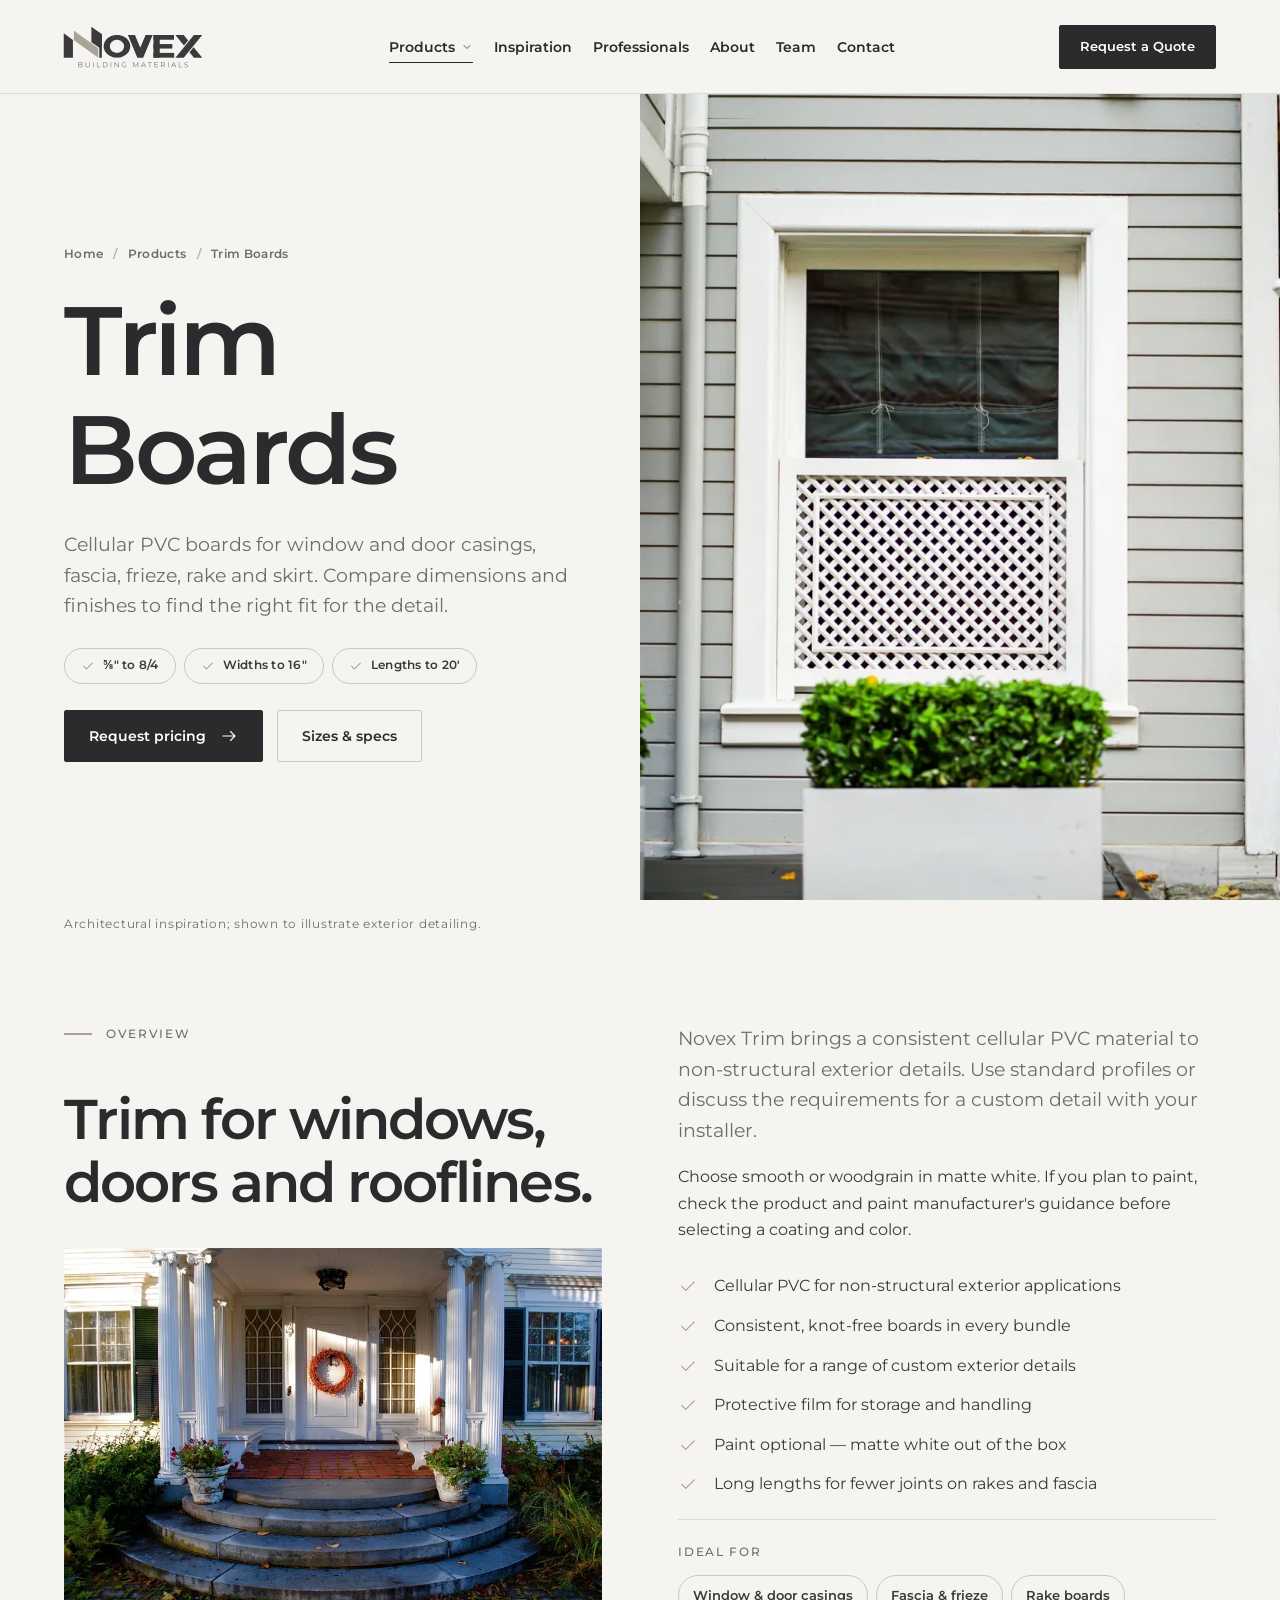
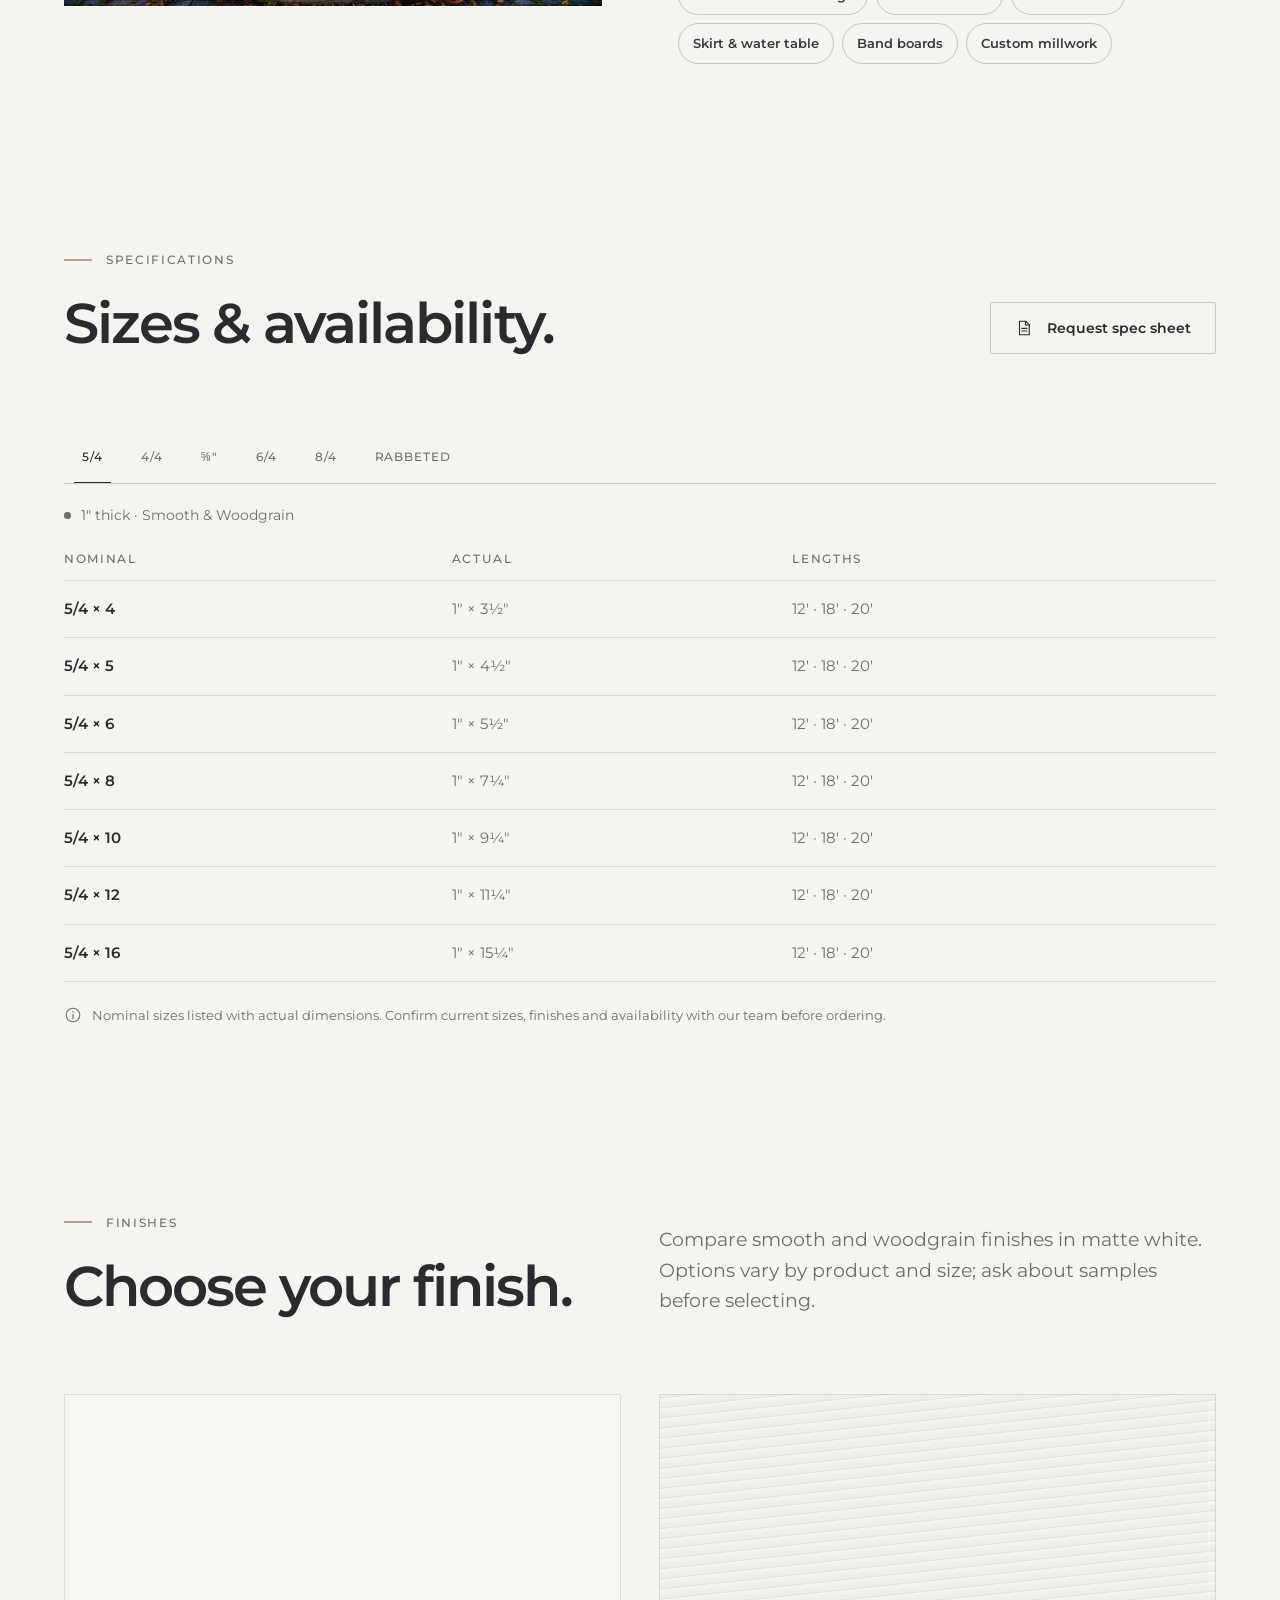
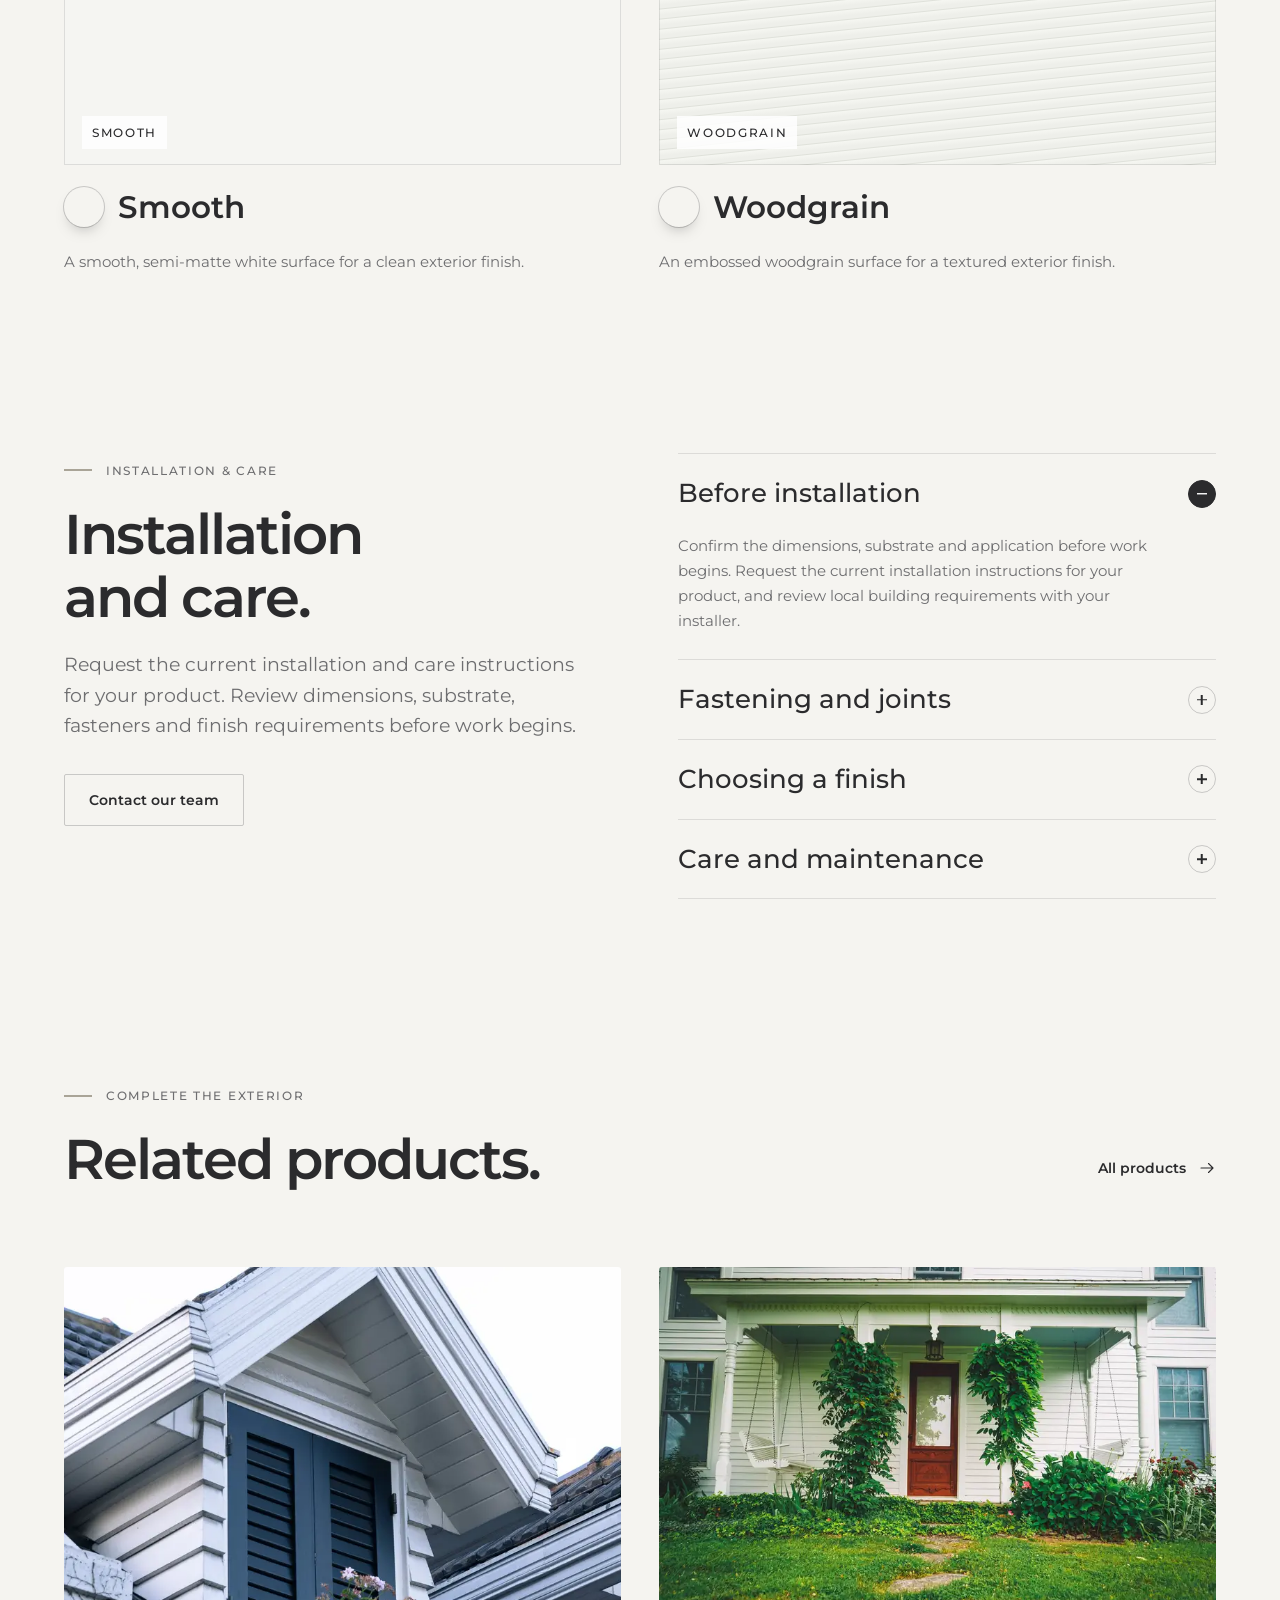
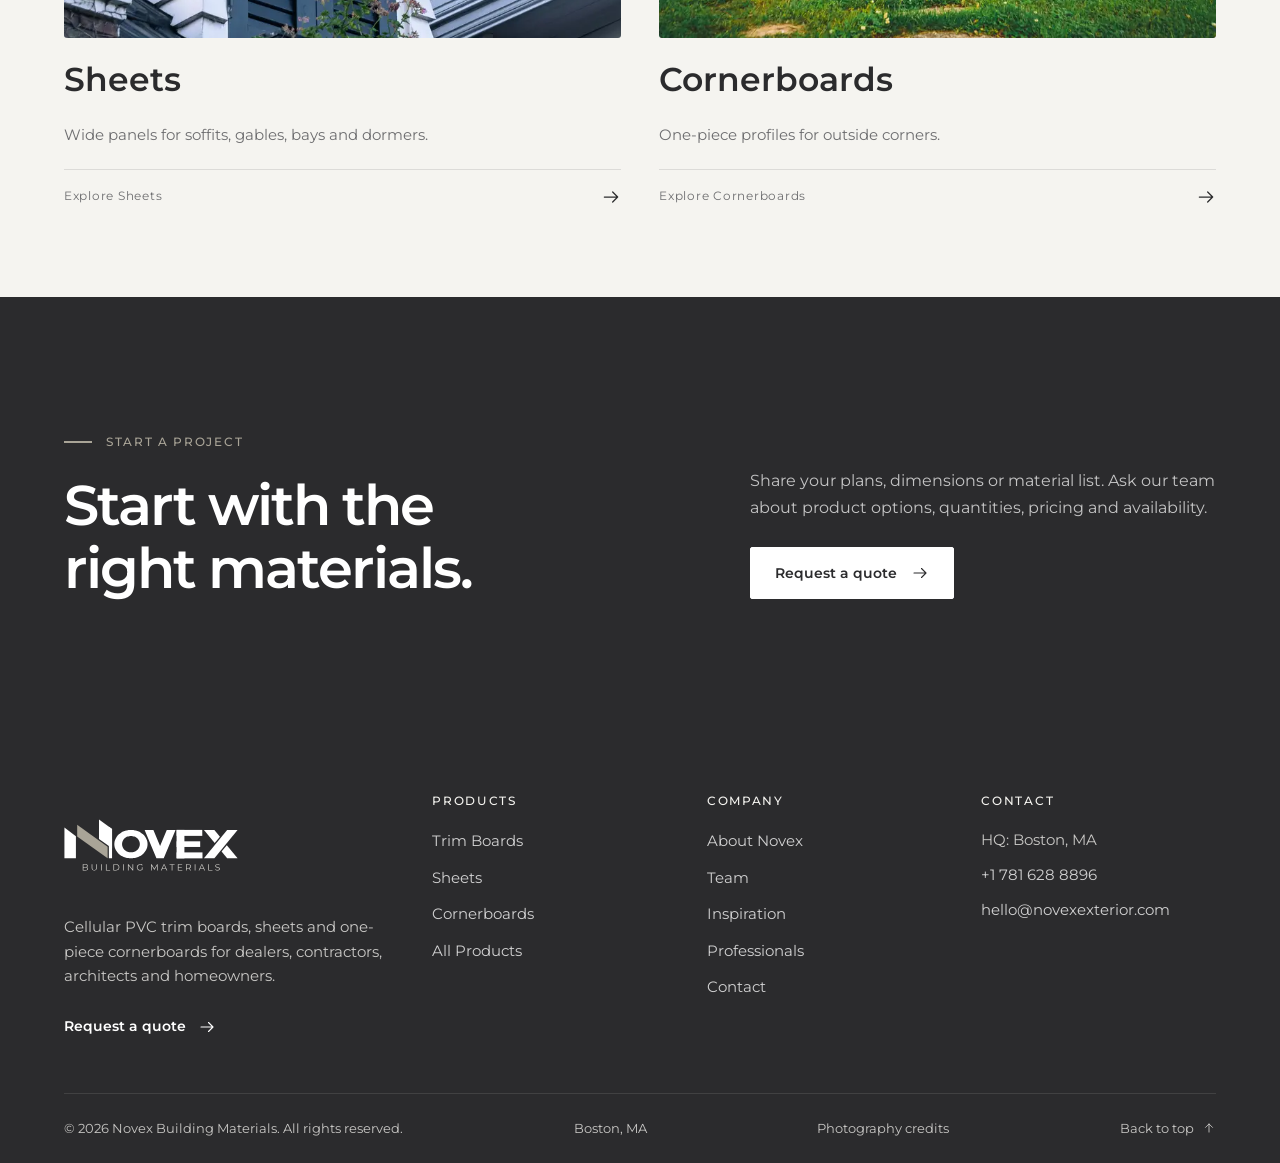
<file: trim.html>
<!DOCTYPE html>

<html lang="en">
<head>
<meta charset="utf-8"/>
<meta content="width=device-width, initial-scale=1, viewport-fit=cover" name="viewport"/>
<title>Trim Boards | Novex Building Materials</title>
<meta content="Explore cellular PVC trim boards for casings, fascia, frieze and rake. Compare Novex dimensions and finishes, and request pricing." name="description"/>
<meta content="#F5F4F0" name="theme-color"/>
<meta content="website" property="og:type"/>
<meta content="Novex Building Materials" property="og:site_name"/>
<meta content="Trim Boards | Novex Building Materials" property="og:title"/>
<meta content="Explore cellular PVC trim boards for casings, fascia, frieze and rake. Compare Novex dimensions and finishes, and request pricing." property="og:description"/>
<meta content="summary_large_image" name="twitter:card"/>
<link href="assets/brand/novex-favicon.svg" rel="icon" type="image/svg+xml"/>
<link href="assets/brand/apple-touch-icon.png" rel="apple-touch-icon"/>
<link href="assets/css/styles.css" rel="stylesheet"/>
<link href="assets/css/premium.css" rel="stylesheet"/>
<link as="font" crossorigin="" href="assets/fonts/montserrat-latin-variable.woff2" rel="preload" type="font/woff2"/>
<link href="https://novexexterior.vercel.app/trim" rel="canonical"/><meta content="https://novexexterior.vercel.app/trim" property="og:url"/><meta content="https://novexexterior.vercel.app/assets/images/real-modern-farmhouse.jpg" property="og:image"/><meta content="1200" property="og:image:width"/><meta content="800" property="og:image:height"/><meta content="A thoughtfully detailed white home with a wood entry and black roof trim" property="og:image:alt"/><meta content="https://novexexterior.vercel.app/assets/images/real-modern-farmhouse.jpg" name="twitter:image"/></head>
<body>
<a class="skip-link" href="#main">Skip to content</a>
<header class="site-header" id="top">
<div class="container header-inner">
<a aria-label="NOVEX Building Materials — home" class="brand" href="index.html"><img class="brand__logo" src="assets/brand/novex-logo-clearspace.svg" alt="NOVEX Building Materials" width="393" height="185" decoding="async"/></a>
<nav aria-label="Primary" class="nav"><ul class="nav__list"><li class="nav__item nav__item--mega"><a aria-current="page" aria-haspopup="true" class="nav__link" href="products.html">Products<svg aria-hidden="true" fill="none" stroke="currentColor" stroke-linecap="round" stroke-linejoin="round" stroke-width="1.5" viewbox="0 0 24 24"><path d="M6 9l6 6 6-6"></path></svg></a><div class="mega"><div class="container mega__inner"><a class="mega__card" href="trim.html"><figure class="media ar-16x9"><img alt="Architectural inspiration: a white gable and window surround" decoding="async" height="800" loading="lazy" sizes="240px" src="assets/images/real-window-1200.webp" srcset="assets/images/real-window-320.webp 320w, assets/images/real-window-480.webp 480w, assets/images/real-window-800.webp 800w, assets/images/real-window-1200.webp 1200w, assets/images/real-window-1800.webp 1800w" width="1200"/></figure><span class="mega__title">Trim Boards</span><span class="mega__desc">Knot-free boards for casings, fascia, frieze and rake.</span></a><a class="mega__card" href="sheets.html"><figure class="media ar-16x9" style="--pos:70% 40%"><img alt="Architectural inspiration: a white clapboard porch with railings and columns" decoding="async" height="952" loading="lazy" sizes="240px" src="assets/images/real-porch-1200.webp" srcset="assets/images/real-porch-320.webp 320w, assets/images/real-porch-480.webp 480w, assets/images/real-porch-800.webp 800w, assets/images/real-porch-1200.webp 1200w, assets/images/real-porch-1800.webp 1800w" width="1200"/></figure><span class="mega__title">Sheets</span><span class="mega__desc">Wide panels for soffits, gables, bays and dormers.</span></a><a class="mega__card" href="cornerboards.html"><figure class="media ar-16x9" style="--pos:78% 50%"><img alt="Architectural inspiration: a shingled home with white porch trim" decoding="async" height="800" loading="lazy" sizes="240px" src="assets/images/real-home-1200.webp" srcset="assets/images/real-home-320.webp 320w, assets/images/real-home-480.webp 480w, assets/images/real-home-800.webp 800w, assets/images/real-home-1200.webp 1200w, assets/images/real-home-1800.webp 1800w" width="1200"/></figure><span class="mega__title">Cornerboards</span><span class="mega__desc">One-piece profiles for outside corners.</span></a><div class="mega__aside"><p>PVC trim, sheets and cornerboards. Built for the trade.</p><a class="link-arrow" href="products.html">View all products <svg aria-hidden="true" fill="none" stroke="currentColor" stroke-linecap="round" stroke-linejoin="round" stroke-width="1.5" viewbox="0 0 24 24"><path d="M4 12h16M14 6l6 6-6 6"></path></svg></a></div></div></div></li><li class="nav__item"><a class="nav__link" href="inspiration.html">Inspiration</a></li><li class="nav__item"><a class="nav__link" href="professionals.html">Professionals</a></li><li class="nav__item"><a class="nav__link" href="about.html">About</a></li><li class="nav__item"><a class="nav__link" href="team.html">Team</a></li><li class="nav__item"><a class="nav__link" href="contact.html">Contact</a></li></ul></nav>
<div class="header-actions">
<a class="btn btn--sm header-cta" href="contact.html#quote">Request a Quote</a>
<button aria-controls="mobile-menu" aria-expanded="false" aria-label="Open menu" class="menu-toggle" type="button"><span class="menu-toggle__lines"><span></span><span></span></span></button>
</div>
</div>
</header>
<div aria-label="Menu" class="mobile-menu" id="mobile-menu" inert="">
<button aria-label="Close menu" class="mobile-menu__close" data-menu-close="" type="button">Close</button>
<ul class="mobile-menu__list"><li><a aria-current="page" class="mobile-menu__link" href="products.html">Products</a><div class="mobile-menu__sub"><a href="trim.html">Trim Boards</a><a href="sheets.html">Sheets</a><a href="cornerboards.html">Cornerboards</a><a href="products.html">All products</a></div></li><li><a class="mobile-menu__link" href="inspiration.html">Inspiration</a></li><li><a class="mobile-menu__link" href="professionals.html">Professionals</a></li><li><a class="mobile-menu__link" href="about.html">About</a></li><li><a class="mobile-menu__link" href="team.html">Team</a></li><li><a class="mobile-menu__link" href="contact.html">Contact</a></li></ul>
<div class="mobile-menu__foot">
<a class="btn btn--brass btn--block" href="contact.html#quote">Request a Quote <svg aria-hidden="true" fill="none" stroke="currentColor" stroke-linecap="round" stroke-linejoin="round" stroke-width="1.5" viewbox="0 0 24 24"><path d="M4 12h16M14 6l6 6-6 6"></path></svg></a>
<div class="mobile-menu__contact"><a href="tel:+17816288896">+1 781 628 8896</a><a href="mailto:hello@novexexterior.com">hello@novexexterior.com</a><span>HQ: Boston, MA</span></div>
</div>
</div>
<noscript><nav aria-label="Site navigation" class="fallback-nav"><a href="products.html">Products</a><a href="inspiration.html">Inspiration</a><a href="professionals.html">Professionals</a><a href="about.html">About</a><a href="team.html">Team</a><a href="contact.html#quote">Request a quote</a></nav><style>.menu-toggle,.nx-hotspot,.nx-detail-choices,[role="tablist"]{display:none!important}[role="tabpanel"][hidden]{display:block!important}.fallback-nav{display:flex;flex-wrap:wrap;gap:8px 20px;margin-top:var(--header-h);padding:12px var(--gutter);background:white}.fallback-nav a{min-height:44px;display:flex;align-items:center}.home .nx-hero{padding-top:0}</style></noscript><main id="main">
<section class="product-hero">
<div class="product-hero__grid">
<div class="product-hero__text">
<ol class="breadcrumb" data-reveal=""><li><a href="index.html">Home</a></li><li><a href="products.html">Products</a></li><li aria-current="page">Trim Boards</li></ol>
<h1 class="display" data-reveal="split">Trim Boards</h1>
<p class="lead" data-reveal="">Cellular PVC boards for window and door casings, fascia, frieze, rake and skirt. Compare dimensions and finishes to find the right fit for the detail.</p>
<div class="chips" data-reveal=""><span class="chip"><svg aria-hidden="true" fill="none" stroke="currentColor" stroke-linecap="round" stroke-linejoin="round" stroke-width="1.5" viewbox="0 0 24 24"><path d="M4.5 12.5l4.8 4.7L19.5 7"></path></svg>⅝″ to 8/4</span><span class="chip"><svg aria-hidden="true" fill="none" stroke="currentColor" stroke-linecap="round" stroke-linejoin="round" stroke-width="1.5" viewbox="0 0 24 24"><path d="M4.5 12.5l4.8 4.7L19.5 7"></path></svg>Widths to 16″</span><span class="chip"><svg aria-hidden="true" fill="none" stroke="currentColor" stroke-linecap="round" stroke-linejoin="round" stroke-width="1.5" viewbox="0 0 24 24"><path d="M4.5 12.5l4.8 4.7L19.5 7"></path></svg>Lengths to 20′</span></div>
<div class="btn-row" data-reveal=""><a class="btn" href="contact.html?product=trim#quote">Request pricing <svg aria-hidden="true" fill="none" stroke="currentColor" stroke-linecap="round" stroke-linejoin="round" stroke-width="1.5" viewbox="0 0 24 24"><path d="M4 12h16M14 6l6 6-6 6"></path></svg></a><a class="btn btn--ghost" href="#sizes">Sizes &amp; specs</a></div>
</div>
<figure class="media product-hero__media"><img alt="Architectural inspiration: white window surround and lattice panel on gray clapboard above a green planter" decoding="async" fetchpriority="high" height="1800" sizes="(min-width: 900px) 45vw, 100vw" src="assets/images/real-window-box-1200.webp" srcset="assets/images/real-window-box-320.webp 320w, assets/images/real-window-box-480.webp 480w, assets/images/real-window-box-800.webp 800w, assets/images/real-window-box-1200.webp 1200w, assets/images/real-window-box-1800.webp 1800w" width="1200"/></figure>
</div>
<div class="container"><p class="media-caption">Architectural inspiration; shown to illustrate exterior detailing.</p></div></section>
<section class="section">
<div class="container split split--top">
<div class="stack">
<span class="eyebrow" data-reveal="">Overview</span>
<h2 class="h2" data-reveal="split" style="margin-top:22px;margin-bottom:12px">Trim for windows, doors and rooflines.</h2>
<div data-reveal="clip"><figure class="media ar-3x2"><img alt="Architectural inspiration: white columned entrance with a wreath and curved stone steps in Bath, Maine" decoding="async" height="803" loading="lazy" sizes="(min-width: 900px) 45vw, 100vw" src="assets/images/real-maine-entry-1200.webp" srcset="assets/images/real-maine-entry-320.webp 320w, assets/images/real-maine-entry-480.webp 480w, assets/images/real-maine-entry-800.webp 800w, assets/images/real-maine-entry-1200.webp 1200w, assets/images/real-maine-entry-1800.webp 1800w" width="1200"/></figure></div>
</div>
<div class="stack" data-reveal="">
<div class="prose"><p class="lead">Novex Trim brings a consistent cellular PVC material to non-structural exterior details. Use standard profiles or discuss the requirements for a custom detail with your installer.</p><p>Choose smooth or woodgrain in matte white. If you plan to paint, check the product and paint manufacturer's guidance before selecting a coating and color.</p></div>
<ul class="checklist"><li><svg aria-hidden="true" fill="none" stroke="currentColor" stroke-linecap="round" stroke-linejoin="round" stroke-width="1.5" viewbox="0 0 24 24"><path d="M4.5 12.5l4.8 4.7L19.5 7"></path></svg><span>Cellular PVC for non-structural exterior applications</span></li><li><svg aria-hidden="true" fill="none" stroke="currentColor" stroke-linecap="round" stroke-linejoin="round" stroke-width="1.5" viewbox="0 0 24 24"><path d="M4.5 12.5l4.8 4.7L19.5 7"></path></svg><span>Consistent, knot-free boards in every bundle</span></li><li><svg aria-hidden="true" fill="none" stroke="currentColor" stroke-linecap="round" stroke-linejoin="round" stroke-width="1.5" viewbox="0 0 24 24"><path d="M4.5 12.5l4.8 4.7L19.5 7"></path></svg><span>Suitable for a range of custom exterior details</span></li><li><svg aria-hidden="true" fill="none" stroke="currentColor" stroke-linecap="round" stroke-linejoin="round" stroke-width="1.5" viewbox="0 0 24 24"><path d="M4.5 12.5l4.8 4.7L19.5 7"></path></svg><span>Protective film for storage and handling</span></li><li><svg aria-hidden="true" fill="none" stroke="currentColor" stroke-linecap="round" stroke-linejoin="round" stroke-width="1.5" viewbox="0 0 24 24"><path d="M4.5 12.5l4.8 4.7L19.5 7"></path></svg><span>Paint optional — matte white out of the box</span></li><li><svg aria-hidden="true" fill="none" stroke="currentColor" stroke-linecap="round" stroke-linejoin="round" stroke-width="1.5" viewbox="0 0 24 24"><path d="M4.5 12.5l4.8 4.7L19.5 7"></path></svg><span>Long lengths for fewer joints on rakes and fascia</span></li></ul>
<div class="ideal"><span class="ideal__label">Ideal for</span><ul><li>Window &amp; door casings</li><li>Fascia &amp; frieze</li><li>Rake boards</li><li>Skirt &amp; water table</li><li>Band boards</li><li>Custom millwork</li></ul></div>
</div>
</div>
</section>
<section class="section section--bone" id="sizes">
<div class="container">
<div class="section-head section-head--row">
<div><span class="eyebrow" data-reveal="">Specifications</span><h2 class="h2" data-reveal="split" style="margin-top:22px">Sizes &amp; availability.</h2></div>
<a class="btn btn--ghost" data-reveal="" href="contact.html?topic=spec&amp;product=trim#quote"><svg aria-hidden="true" fill="none" stroke="currentColor" stroke-linecap="round" stroke-linejoin="round" stroke-width="1.5" viewbox="0 0 24 24"><path d="M6 3h8.5L19 7.5V21H6z"></path><path d="M14 3v5h5M9 12.5h7M9 16h7"></path></svg> Request spec sheet</a>
</div>
<div data-reveal=""><div class="tabs-wrap" data-tabs=""><div aria-label="Sizes" class="tabs" role="tablist"><button aria-controls="trim-p0" aria-selected="true" class="tab" id="trim-t0" role="tab" type="button">5/4</button><button aria-controls="trim-p1" aria-selected="false" class="tab" id="trim-t1" role="tab" tabindex="-1" type="button">4/4</button><button aria-controls="trim-p2" aria-selected="false" class="tab" id="trim-t2" role="tab" tabindex="-1" type="button">⅝″</button><button aria-controls="trim-p3" aria-selected="false" class="tab" id="trim-t3" role="tab" tabindex="-1" type="button">6/4</button><button aria-controls="trim-p4" aria-selected="false" class="tab" id="trim-t4" role="tab" tabindex="-1" type="button">8/4</button><button aria-controls="trim-p5" aria-selected="false" class="tab" id="trim-t5" role="tab" tabindex="-1" type="button">Rabbeted</button></div><div aria-labelledby="trim-t0" class="tabpanel" id="trim-p0" role="tabpanel"><p class="tabpanel__meta">1″ thick · Smooth &amp; Woodgrain</p><div class="table-wrap"><table class="spec-table"><thead><tr><th scope="col">Nominal</th><th scope="col">Actual</th><th scope="col">Lengths</th></tr></thead><tbody><tr><th scope="row">5/4 × 4</th><td>1″ × 3½″</td><td>12′ · 18′ · 20′</td></tr><tr><th scope="row">5/4 × 5</th><td>1″ × 4½″</td><td>12′ · 18′ · 20′</td></tr><tr><th scope="row">5/4 × 6</th><td>1″ × 5½″</td><td>12′ · 18′ · 20′</td></tr><tr><th scope="row">5/4 × 8</th><td>1″ × 7¼″</td><td>12′ · 18′ · 20′</td></tr><tr><th scope="row">5/4 × 10</th><td>1″ × 9¼″</td><td>12′ · 18′ · 20′</td></tr><tr><th scope="row">5/4 × 12</th><td>1″ × 11¼″</td><td>12′ · 18′ · 20′</td></tr><tr><th scope="row">5/4 × 16</th><td>1″ × 15¼″</td><td>12′ · 18′ · 20′</td></tr></tbody></table></div></div><div aria-labelledby="trim-t1" class="tabpanel" hidden="" id="trim-p1" role="tabpanel"><p class="tabpanel__meta">¾″ thick · Smooth &amp; Woodgrain</p><div class="table-wrap"><table class="spec-table"><thead><tr><th scope="col">Nominal</th><th scope="col">Actual</th><th scope="col">Lengths</th></tr></thead><tbody><tr><th scope="row">1 × 2</th><td>¾″ × 1½″</td><td>18′</td></tr><tr><th scope="row">1 × 4</th><td>¾″ × 3½″</td><td>12′ · 18′</td></tr><tr><th scope="row">1 × 5</th><td>¾″ × 4½″</td><td>12′ · 18′</td></tr><tr><th scope="row">1 × 6</th><td>¾″ × 5½″</td><td>12′ · 18′</td></tr><tr><th scope="row">1 × 8</th><td>¾″ × 7¼″</td><td>12′ · 18′</td></tr><tr><th scope="row">1 × 10</th><td>¾″ × 9¼″</td><td>12′ · 18′</td></tr><tr><th scope="row">1 × 12</th><td>¾″ × 11¼″</td><td>12′ · 18′</td></tr><tr><th scope="row">1 × 16</th><td>¾″ × 15¼″</td><td>12′ · 18′</td></tr></tbody></table></div></div><div aria-labelledby="trim-t2" class="tabpanel" hidden="" id="trim-p2" role="tabpanel"><p class="tabpanel__meta">⅝″ thick · Smooth &amp; Woodgrain</p><div class="table-wrap"><table class="spec-table"><thead><tr><th scope="col">Nominal</th><th scope="col">Actual</th><th scope="col">Lengths</th></tr></thead><tbody><tr><th scope="row">⅝ × 4</th><td>⅝″ × 3½″</td><td>12′ · 18′</td></tr><tr><th scope="row">⅝ × 6</th><td>⅝″ × 5½″</td><td>12′ · 18′</td></tr><tr><th scope="row">⅝ × 8</th><td>⅝″ × 7¼″</td><td>12′ · 18′</td></tr><tr><th scope="row">⅝ × 10</th><td>⅝″ × 9¼″</td><td>12′ · 18′</td></tr><tr><th scope="row">⅝ × 12</th><td>⅝″ × 11¼″</td><td>12′ · 18′</td></tr><tr><th scope="row">⅝ × 16</th><td>⅝″ × 15¼″</td><td>12′ · 18′</td></tr></tbody></table></div></div><div aria-labelledby="trim-t3" class="tabpanel" hidden="" id="trim-p3" role="tabpanel"><p class="tabpanel__meta">1¼″ thick · Woodgrain only</p><div class="table-wrap"><table class="spec-table"><thead><tr><th scope="col">Nominal</th><th scope="col">Actual</th><th scope="col">Lengths</th></tr></thead><tbody><tr><th scope="row">6/4 × 4</th><td>1¼″ × 3½″</td><td>20′</td></tr><tr><th scope="row">6/4 × 6</th><td>1¼″ × 5½″</td><td>20′</td></tr><tr><th scope="row">6/4 × 8</th><td>1¼″ × 7¼″</td><td>20′</td></tr><tr><th scope="row">6/4 × 10</th><td>1¼″ × 9¼″</td><td>20′</td></tr><tr><th scope="row">6/4 × 12</th><td>1¼″ × 11¼″</td><td>20′</td></tr></tbody></table></div></div><div aria-labelledby="trim-t4" class="tabpanel" hidden="" id="trim-p4" role="tabpanel"><p class="tabpanel__meta">1½″ thick · Smooth only</p><div class="table-wrap"><table class="spec-table"><thead><tr><th scope="col">Nominal</th><th scope="col">Actual</th><th scope="col">Lengths</th></tr></thead><tbody><tr><th scope="row">8/4 × 4</th><td>1½″ × 3½″</td><td>18′</td></tr><tr><th scope="row">8/4 × 6</th><td>1½″ × 5½″</td><td>18′</td></tr><tr><th scope="row">8/4 × 8</th><td>1½″ × 7¼″</td><td>18′</td></tr><tr><th scope="row">8/4 × 10</th><td>1½″ × 9¼″</td><td>18′</td></tr><tr><th scope="row">8/4 × 12</th><td>1½″ × 11¼″</td><td>18′</td></tr></tbody></table></div></div><div aria-labelledby="trim-t5" class="tabpanel" hidden="" id="trim-p5" role="tabpanel"><p class="tabpanel__meta">5/4 with a ¾″ × ¾″ channel to receive siding · Smooth &amp; Woodgrain</p><div class="table-wrap"><table class="spec-table"><thead><tr><th scope="col">Nominal</th><th scope="col">Actual</th><th scope="col">Lengths</th></tr></thead><tbody><tr><th scope="row">5/4 × 4</th><td>1″ × 3½″</td><td>18′</td></tr><tr><th scope="row">5/4 × 6</th><td>1″ × 5½″</td><td>18′</td></tr><tr><th scope="row">5/4 × 8</th><td>1″ × 7¼″</td><td>18′</td></tr></tbody></table></div></div></div></div>
<p class="spec-note"><svg aria-hidden="true" fill="none" stroke="currentColor" stroke-linecap="round" stroke-linejoin="round" stroke-width="1.5" viewbox="0 0 24 24"><circle cx="12" cy="12" r="9"></circle><path d="M12 11v6M12 7.5v.6"></path></svg><span>Nominal sizes listed with actual dimensions. Confirm current sizes, finishes and availability with our team before ordering.</span></p>
</div>
</section>
<section class="section">
<div class="container"><div class="section-head section-head--row">
<div><span class="eyebrow" data-reveal="">Finishes</span><h2 class="h2" data-reveal="split" style="margin-top:22px">Choose your finish.</h2></div>
<p class="lead" data-reveal="" style="max-width:30em">Compare smooth and woodgrain finishes in matte white. Options vary by product and size; ask about samples before selecting.</p>
</div>
<div class="finishes">
<div class="finish" data-reveal="">
<div style="position:relative"><figure aria-label="Illustrative finish sample; request a physical sample for comparison" class="media ar-3x2 finish-sample" role="img"></figure><span class="finish__tag">Smooth</span></div>
<div class="finish__label"><span class="finish__chip"></span><h3>Smooth</h3></div>
<p>A smooth, semi-matte white surface for a clean exterior finish.</p>
</div>
<div class="finish" data-reveal="" style="--d:.12s">
<div style="position:relative"><figure aria-label="Illustrative finish sample; request a physical sample for comparison" class="media ar-3x2 finish-sample finish-sample--woodgrain" role="img"></figure><span class="finish__tag">Woodgrain</span></div>
<div class="finish__label"><span class="finish__chip"></span><h3>Woodgrain</h3></div>
<p>An embossed woodgrain surface for a textured exterior finish.</p>
</div>
</div></div>
</section>
<section class="section section--bone">
<div class="container split split--top">
<div><span class="eyebrow" data-reveal="">Installation &amp; care</span><h2 class="h2" data-reveal="split" style="margin-top:22px">Installation and care.</h2><p class="lead" data-reveal="" style="margin-top:22px">Request the current installation and care instructions for your product. Review dimensions, substrate, fasteners and finish requirements before work begins.</p>
<div class="btn-row" data-reveal="" style="margin-top:32px"><a class="btn btn--ghost" href="contact.html">Contact our team</a></div></div>
<div data-reveal=""><div class="accordion">
<details class="acc" open=""><summary>Before installation<span aria-hidden="true" class="plus"></span></summary><div class="acc__body"><p>Confirm the dimensions, substrate and application before work begins. Request the current installation instructions for your product, and review local building requirements with your installer.</p></div></details>
<details class="acc"><summary>Fastening and joints<span aria-hidden="true" class="plus"></span></summary><div class="acc__body"><p>Use the product's installation instructions to determine fasteners, spacing and joint details for the application. Ask our team for the relevant documentation before choosing a fastening system.</p></div></details>
<details class="acc"><summary>Choosing a finish<span aria-hidden="true" class="plus"></span></summary><div class="acc__body"><p>Compare the smooth and woodgrain options available for your chosen size. If you plan to paint, confirm the coating and color requirements in the product and paint manufacturer's guidance.</p></div></details>
<details class="acc"><summary>Care and maintenance<span aria-hidden="true" class="plus"></span></summary><div class="acc__body"><p>Follow the product's care instructions. Ask for guidance before using a cleaning chemical, abrasive tool or pressure washer on a finished surface.</p></div></details>
</div></div>
</div>
</section>
<section class="section">
<div class="container">
<div class="section-head section-head--row"><div><span class="eyebrow" data-reveal="">Complete the exterior</span><h2 class="h2" data-reveal="split" style="margin-top:22px">Related products.</h2></div><a class="link-arrow" data-reveal="" href="products.html">All products <svg aria-hidden="true" fill="none" stroke="currentColor" stroke-linecap="round" stroke-linejoin="round" stroke-width="1.5" viewbox="0 0 24 24"><path d="M4 12h16M14 6l6 6-6 6"></path></svg></a></div>
<div class="grid" style="grid-template-columns:repeat(auto-fit,minmax(min(100%,420px),1fr))"><a class="card" data-reveal="" href="sheets.html"><figure class="media ar-3x2"><img alt="Architectural inspiration: close view of white gable trim and a dormer with dark shutters and flowers" decoding="async" height="1600" loading="lazy" sizes="(min-width: 900px) 45vw, 100vw" src="assets/images/real-shutter-detail-1200.webp" srcset="assets/images/real-shutter-detail-320.webp 320w, assets/images/real-shutter-detail-480.webp 480w, assets/images/real-shutter-detail-800.webp 800w, assets/images/real-shutter-detail-1200.webp 1200w, assets/images/real-shutter-detail-1800.webp 1800w" width="1200"/></figure>
<div><h3 class="card__title">Sheets</h3></div>
<p class="card__text">Wide panels for soffits, gables, bays and dormers.</p><div class="card__meta"><span>Explore Sheets</span><svg aria-hidden="true" fill="none" stroke="currentColor" stroke-linecap="round" stroke-linejoin="round" stroke-width="1.5" viewbox="0 0 24 24"><path d="M4 12h16M14 6l6 6-6 6"></path></svg></div></a><a class="card" data-reveal="" href="cornerboards.html"><figure class="media ar-3x2"><img alt="Architectural inspiration: a shingled home with white porch trim" decoding="async" height="800" loading="lazy" sizes="(min-width: 900px) 45vw, 100vw" src="assets/images/real-detail-1200.webp" srcset="assets/images/real-detail-320.webp 320w, assets/images/real-detail-480.webp 480w, assets/images/real-detail-800.webp 800w, assets/images/real-detail-1200.webp 1200w, assets/images/real-detail-1800.webp 1800w" width="1200"/></figure>
<div><h3 class="card__title">Cornerboards</h3></div>
<p class="card__text">One-piece profiles for outside corners.</p><div class="card__meta"><span>Explore Cornerboards</span><svg aria-hidden="true" fill="none" stroke="currentColor" stroke-linecap="round" stroke-linejoin="round" stroke-width="1.5" viewbox="0 0 24 24"><path d="M4 12h16M14 6l6 6-6 6"></path></svg></div></a></div>
</div>
</section>
<section class="cta-band on-dark">
<div class="container cta-band__inner">
<div data-reveal=""><span class="eyebrow">Start a project</span><h2 class="h2" style="margin-top:22px">Start with the right materials.</h2></div>
<div data-reveal="" style="--d:.1s"><p>Share your plans, dimensions or material list. Ask our team about product options, quantities, pricing and availability.</p>
<div class="btn-row"><a class="btn btn--light" href="contact.html#quote">Request a quote <svg aria-hidden="true" fill="none" stroke="currentColor" stroke-linecap="round" stroke-linejoin="round" stroke-width="1.5" viewbox="0 0 24 24"><path d="M4 12h16M14 6l6 6-6 6"></path></svg></a></div>
</div>
</div>
</section>
</main>
<footer class="site-footer">
<div class="container">
<div class="footer-top">
<div class="footer-brand">
<a aria-label="NOVEX Building Materials — home" class="brand" href="index.html"><img class="brand__logo" src="assets/brand/novex-logo-reverse-clearspace.svg" alt="NOVEX Building Materials" width="393" height="185" decoding="async" loading="lazy"/></a>
<p>Cellular PVC trim boards, sheets and one-piece cornerboards for dealers, contractors, architects and homeowners.</p>
<a class="link-arrow" href="contact.html#quote" style="color:#fff">Request a quote <svg aria-hidden="true" fill="none" stroke="currentColor" stroke-linecap="round" stroke-linejoin="round" stroke-width="1.5" viewbox="0 0 24 24"><path d="M4 12h16M14 6l6 6-6 6"></path></svg></a>
</div>
<div class="footer-cols">
<div class="footer-col"><h3>Products</h3><ul>
<li><a href="trim.html">Trim Boards</a></li><li><a href="sheets.html">Sheets</a></li><li><a href="cornerboards.html">Cornerboards</a></li><li><a href="products.html">All Products</a></li></ul></div>
<div class="footer-col"><h3>Company</h3><ul>
<li><a href="about.html">About Novex</a></li><li><a href="team.html">Team</a></li><li><a href="inspiration.html">Inspiration</a></li><li><a href="professionals.html">Professionals</a></li><li><a href="contact.html">Contact</a></li></ul></div>
</div>
<div class="footer-col"><h3>Contact</h3>
<address><span>HQ: Boston, MA</span><a href="tel:+17816288896">+1 781 628 8896</a><a href="mailto:hello@novexexterior.com">hello@novexexterior.com</a></address>
</div>
</div>
</div>
<div class="footer-bottom container">
<span>© 2026 Novex Building Materials. All rights reserved.</span>
<span>Boston, MA</span>
<a href="photography.html">Photography credits</a><a class="to-top" href="#top">Back to top <svg aria-hidden="true" fill="none" stroke="currentColor" stroke-linecap="round" stroke-linejoin="round" stroke-width="1.5" viewbox="0 0 24 24"><path d="M12 19V5M6 11l6-6 6 6"></path></svg></a>
</div>
</footer>
<nav aria-label="Quick actions" class="action-bar">
<a href="tel:+17816288896">Call Novex</a>
<a href="contact.html#quote">Request a quote <svg aria-hidden="true" fill="none" stroke="currentColor" stroke-linecap="round" stroke-linejoin="round" stroke-width="1.5" viewbox="0 0 24 24"><path d="M4 12h16M14 6l6 6-6 6"></path></svg></a>
</nav>
<script defer="" src="assets/js/main.js"></script>
</body>
</html>
</file>
<file: assets/css/styles.css>
@font-face { font-family: "Montserrat"; font-style: normal; font-weight: 400 700; font-display: swap; src: url("../fonts/montserrat-latin-variable.woff2") format("woff2"); }
/* ==========================================================================
   Novex Exterior — site styles
   ========================================================================== */

:root {
  --ink: #2B2B2D;
  --ink-2: #3A3A3C;
  --ink-3: #6E6E70;
  --muted: #6E6E70;
  --paper: #F5F4F0;
  --bone: #F5F4F0;
  --stone: #F5F4F0;
  --sand: #A9A497;
  --slate: #2B2B2D;
  --slate-2: #3A3A3C;
  --slate-3: #2B2B2D;
  --brass: #A9A497;
  --brass-2: #A9A497;
  --brass-3: #6E6E70;
  --white: #ffffff;
  --line: rgba(43, 43, 45, 0.12);
  --line-strong: rgba(43, 43, 45, 0.22);
  --line-light: rgba(255, 255, 255, 0.14);

  --serif: "Montserrat", "Helvetica Neue", Arial, sans-serif;
  --sans: "Montserrat", "Helvetica Neue", Arial, sans-serif;

  --container: 1320px;
  --gutter: clamp(20px, 5vw, 64px);
  --section: clamp(64px, 7vw, 112px);
  --header-h: 94px;
  --radius: 2px;
  --ease: cubic-bezier(0.22, 0.61, 0.36, 1);
  --ease-out: cubic-bezier(0.16, 1, 0.3, 1);
}

@media (max-width: 899px) {
  :root { --header-h: 80px; }
}

/* ------------------------------------------------------------------ reset */
*, *::before, *::after { box-sizing: border-box; }
html { -webkit-text-size-adjust: 100%; text-size-adjust: 100%; scroll-behavior: auto; scroll-padding-top: calc(var(--header-h) + 16px); }
body {
  margin: 0;
  background: var(--paper);
  color: var(--ink-2);
  font-family: var(--sans);
  font-size: 1rem;
  line-height: 1.7;
  font-weight: 400;
  font-variant-numeric: lining-nums;
  -webkit-font-smoothing: antialiased;
  -moz-osx-font-smoothing: grayscale;
  text-rendering: optimizeLegibility;
  overflow-x: hidden;
}
img, svg, video { display: block; max-width: 100%; }
a { color: inherit; text-decoration: none; }
button { font: inherit; color: inherit; background: none; border: 0; padding: 0; cursor: pointer; }
h1, h2, h3, h4, p, ul, ol, figure, dl, dd, blockquote { margin: 0; }
ul, ol { padding: 0; list-style: none; }
table { border-collapse: collapse; width: 100%; }
::selection { background: var(--brass-2); color: var(--ink); }
:focus-visible { outline: 2px solid var(--brass); outline-offset: 3px; }

.skip-link {
  position: absolute; left: 16px; top: -60px; z-index: 200;
  background: var(--ink); color: var(--white); padding: 12px 18px; font-size: .875rem;
  transition: top .2s var(--ease);
}
.skip-link:focus { top: 12px; }
.visually-hidden { position: absolute !important; width: 1px; height: 1px; overflow: hidden; clip: rect(0 0 0 0); white-space: nowrap; }

/* ------------------------------------------------------------------ layout */
.container { width: 100%; max-width: calc(var(--container) + var(--gutter) * 2); margin-inline: auto; padding-inline: var(--gutter); }
.container--narrow { max-width: calc(980px + var(--gutter) * 2); }
.section { padding-block: var(--section); position: relative; }
.section--tight { padding-block: calc(var(--section) * 0.62); }
.section--flush-top { padding-top: 0; }
.section--bone { background: var(--bone); }
.section--stone { background: var(--stone); }
.section--dark { background: var(--slate); color: rgba(255, 255, 255, .74); }
.section--dark h2, .section--dark h3, .section--dark .h2, .section--dark .h3 { color: var(--white); }
.section--line { border-top: 1px solid var(--line); }

.grid { display: grid; gap: clamp(24px, 3vw, 40px); }
.split { display: grid; gap: clamp(40px, 6vw, 96px); align-items: center; }
@media (min-width: 900px) {
  .split { grid-template-columns: 1fr 1fr; }
  .split--wide-left { grid-template-columns: 1.15fr .85fr; }
  .split--wide-right { grid-template-columns: .85fr 1.15fr; }
  .split--top { align-items: start; }
  .split--reverse > :first-child { order: 2; }
}

/* ------------------------------------------------------------------ type */
.eyebrow {
  display: inline-flex; align-items: center; gap: 14px;
  font-family: var(--sans); font-size: .72rem; font-weight: 600; letter-spacing: .24em; text-transform: uppercase;
  color: var(--brass-3);
}
.eyebrow::before { content: ""; width: 34px; height: 1px; background: currentColor; opacity: .8; }
.section--dark .eyebrow, .hero .eyebrow, .on-dark .eyebrow { color: var(--brass-2); }
.eyebrow--plain::before { display: none; }

.display, .h1, .h2, .h3, h1, h2, h3 {
  font-family: var(--sans); font-weight: 600; color: var(--ink); letter-spacing: -0.012em; line-height: 1.02;
}
.display { font-size: clamp(2.9rem, 7.6vw, 7rem); line-height: .96; letter-spacing: -0.02em; }
.h1, h1 { font-size: clamp(2.6rem, 6.2vw, 5.6rem); line-height: .98; }
.h2, h2 { font-size: clamp(2.2rem, 4.4vw, 4rem); }
.h3, h3 { font-size: clamp(1.55rem, 2.3vw, 2.05rem); line-height: 1.1; letter-spacing: 0; }
.h4 { font-family: var(--sans); font-size: 1rem; font-weight: 600; color: var(--ink); letter-spacing: .01em; line-height: 1.4; }
.display em, .h1 em, .h2 em, h1 em, h2 em { font-style: normal; font-weight: 400; color: var(--brass-3); }
.section--dark h2 em, .section--dark .h2 em, .hero h1 em, .on-dark em { color: var(--brass-2); }

.lead { font-size: clamp(1.08rem, 1.45vw, 1.28rem); line-height: 1.65; color: var(--ink-3); max-width: 38em; }
.section--dark .lead { color: rgba(255, 255, 255, .72); }
.statement { font-family: var(--sans); font-weight: 400; font-size: clamp(1.75rem, 3.2vw, 2.85rem); line-height: 1.22; color: var(--ink); letter-spacing: -0.005em; }
.statement em { color: var(--brass-3); }
.small { font-size: .875rem; line-height: 1.6; }
.muted { color: var(--muted); }
.prose p + p { margin-top: 1.1em; }
.prose p { max-width: 40em; }

.section-head { display: grid; gap: 22px; margin-bottom: clamp(44px, 6vw, 80px); }
.section-head--row { align-items: end; }
@media (min-width: 900px) {
  .section-head--row { grid-template-columns: 1fr auto; gap: 40px; }
}
.section-head .lead { margin-top: 4px; }

/* ------------------------------------------------------------------ buttons */
.btn {
  --btn-bg: var(--ink); --btn-fg: var(--white); --btn-bd: var(--ink);
  position: relative; display: inline-flex; align-items: center; justify-content: center; gap: 14px;
  min-height: 56px; padding: 0 30px;
  background: var(--btn-bg); color: var(--btn-fg); border: 1px solid var(--btn-bd); border-radius: var(--radius);
  font-family: var(--sans); font-size: .76rem; font-weight: 600; letter-spacing: .2em; text-transform: uppercase; line-height: 1;
  overflow: hidden; isolation: isolate;
  transition: color .45s var(--ease), border-color .45s var(--ease), background-color .45s var(--ease);
}
.btn::before {
  content: ""; position: absolute; inset: 0; z-index: -1;
  background: var(--brass); transform: scaleX(0); transform-origin: right; transition: transform .55s var(--ease-out);
}
.btn:hover::before, .btn:focus-visible::before { transform: scaleX(1); transform-origin: left; }
.btn:hover, .btn:focus-visible { border-color: var(--brass); color: var(--white); }
.btn svg { width: 18px; height: 18px; flex: none; transition: transform .45s var(--ease-out); }
.btn:hover svg { transform: translateX(4px); }
.btn--light { --btn-bg: var(--white); --btn-fg: var(--ink); --btn-bd: var(--white); }
.btn--ghost { --btn-bg: transparent; --btn-fg: var(--ink); --btn-bd: var(--line-strong); }
.btn--ghost-light { --btn-bg: transparent; --btn-fg: var(--white); --btn-bd: rgba(255, 255, 255, .4); }
.btn--brass { --btn-bg: var(--brass); --btn-fg: var(--white); --btn-bd: var(--brass); }
.btn--brass::before { background: var(--ink); }
.btn--brass:hover { border-color: var(--ink); }
.btn--sm { min-height: 46px; padding: 0 22px; font-size: .7rem; }
.btn--block { width: 100%; }
.btn-row { display: flex; flex-wrap: wrap; gap: 14px; }
@media (max-width: 479px) {
  .btn-row .btn { flex: 1 1 100%; }
}

.link-arrow {
  display: inline-flex; align-items: center; gap: 12px;
  font-size: .75rem; font-weight: 600; letter-spacing: .2em; text-transform: uppercase; color: var(--ink);
  padding-block: 8px; background: linear-gradient(currentColor, currentColor) 0 100% / 0 1px no-repeat;
  transition: background-size .5s var(--ease-out), color .3s;
}
.link-arrow svg { width: 18px; height: 18px; transition: transform .45s var(--ease-out); }
.link-arrow:hover { background-size: 100% 1px; }
.link-arrow:hover svg { transform: translateX(5px); }
.section--dark .link-arrow, .on-dark .link-arrow { color: var(--white); }

/* ------------------------------------------------------------------ header */
.site-header {
  position: fixed; inset: 0 0 auto 0; z-index: 100; height: var(--header-h);
  color: var(--ink);
  transition: background-color .4s var(--ease), color .4s var(--ease), box-shadow .4s var(--ease), transform .45s var(--ease);
}
.site-header::after { content: ""; position: absolute; inset: auto 0 0 0; height: 1px; background: var(--line); transition: opacity .4s; }
.site-header.is-solid, body:not(.has-dark-hero) .site-header, .site-header:has(.nav__item--mega:hover), .site-header:has(.nav__item--mega:focus-within) { background: var(--paper); }
.has-dark-hero .site-header:not(.is-solid):not(:has(.nav__item--mega:hover)):not(:has(.nav__item--mega:focus-within)) { color: var(--white); }
.has-dark-hero .site-header:not(.is-solid):not(:has(.nav__item--mega:hover))::after { background: rgba(255, 255, 255, .14); }
.site-header.is-hidden { transform: translateY(-100%); }
.header-inner { height: 100%; display: flex; align-items: center; justify-content: space-between; gap: 24px; }

.brand { display: inline-flex; align-items: center; gap: 14px; color: inherit; flex: none; }

.nav { display: none; }
.nav__list { display: flex; align-items: center; gap: clamp(18px, 2.4vw, 38px); }
.nav__link {
  position: relative; display: inline-flex; align-items: center; gap: 6px; height: var(--header-h);
  font-size: .74rem; font-weight: 600; letter-spacing: .18em; text-transform: uppercase;
}
.nav__link::after {
  content: ""; position: absolute; left: 0; right: 0; bottom: calc(50% - 16px); height: 1px; background: currentColor;
  transform: scaleX(0); transform-origin: right; transition: transform .45s var(--ease-out);
}
.nav__link:hover::after, .nav__link[aria-current="page"]::after, .nav__item--mega:focus-within > .nav__link::after { transform: scaleX(1); transform-origin: left; }
.nav__link svg { width: 12px; height: 12px; transition: transform .3s var(--ease); }
.nav__item--mega:hover .nav__link svg, .nav__item--mega.is-open .nav__link svg { transform: rotate(180deg); }
.header-actions { display: flex; align-items: center; gap: 22px; }
.header-phone { display: none; font-size: .8rem; font-weight: 600; letter-spacing: .04em; white-space: nowrap; }
.header-phone:hover { color: var(--brass); }
.header-cta { display: none; }

.menu-toggle { display: inline-flex; align-items: center; justify-content: center; width: 48px; height: 48px; margin-right: -12px; }
.menu-toggle__lines { position: relative; width: 26px; height: 12px; }
.menu-toggle__lines span { position: absolute; left: 0; width: 100%; height: 1.5px; background: currentColor; transition: transform .45s var(--ease-out), top .45s var(--ease-out), width .3s; }
.menu-toggle__lines span:nth-child(1) { top: 0; }
.menu-toggle__lines span:nth-child(2) { top: 10.5px; width: 70%; left: auto; right: 0; }
.menu-open .menu-toggle__lines span:nth-child(1) { top: 5px; transform: rotate(45deg); }
.menu-open .menu-toggle__lines span:nth-child(2) { top: 5px; width: 100%; transform: rotate(-45deg); }

@media (min-width: 1024px) {
  .nav { display: block; }
  .menu-toggle { display: none; }
  .header-cta { display: inline-flex; }
}
@media (min-width: 1240px) {
  .header-phone { display: inline; }
}
.has-dark-hero .site-header:not(.is-solid):not(:has(.nav__item--mega:hover)):not(:has(.nav__item--mega:focus-within)) .header-cta { --btn-bg: transparent; --btn-fg: var(--white); --btn-bd: rgba(255,255,255,.45); }

/* mega menu */
.nav__item--mega { position: static; }
.mega {
  position: absolute; left: 0; right: 0; top: 100%;
  background: var(--paper); color: var(--ink); border-top: 1px solid var(--line); box-shadow: 0 30px 60px -30px rgba(43, 43, 45, .35);
  opacity: 0; visibility: hidden; transform: translateY(-8px);
  transition: opacity .35s var(--ease), transform .45s var(--ease-out), visibility 0s .35s;
}
.nav__item--mega:hover .mega, .nav__item--mega:focus-within .mega, .nav__item--mega.is-open .mega {
  opacity: 1; visibility: visible; transform: none; transition-delay: 0s;
}
.mega__inner { display: grid; grid-template-columns: repeat(3, 1fr) .9fr; gap: 28px; padding-block: 36px 40px; }
.mega__card { display: grid; gap: 14px; align-content: start; }
.mega__card .media { aspect-ratio: 16 / 10; }
.mega__card:hover .media img { transform: scale(1.05); }
.mega__title { font-family: var(--sans); font-size: 1.5rem; font-weight: 500; line-height: 1; display: flex; justify-content: space-between; align-items: baseline; }
.mega__title small { font-family: var(--sans); font-size: .7rem; letter-spacing: .2em; color: var(--brass-3); font-weight: 600; }
.mega__desc { font-size: .85rem; line-height: 1.55; color: var(--ink-3); }
.mega__aside { border-left: 1px solid var(--line); padding-left: 28px; display: flex; flex-direction: column; justify-content: space-between; gap: 20px; }
.mega__aside p { font-family: var(--sans); font-size: 1.45rem; line-height: 1.2; color: var(--ink); }

/* mobile menu */
.mobile-menu {
  position: fixed; inset: 0; z-index: 90; background: var(--slate); color: var(--white);
  padding: calc(var(--header-h) + 12px) var(--gutter) calc(28px + env(safe-area-inset-bottom));
  display: flex; flex-direction: column; overflow-y: auto; overscroll-behavior: contain;
  opacity: 0; visibility: hidden; transform: translateY(-10px);
  transition: transform .25s var(--ease-out), opacity .2s, visibility 0s .25s;
}
.menu-open .mobile-menu { opacity: 1; visibility: visible; transform: none; transition-delay: 0s; }
body.menu-open .site-header { color: var(--white); background: transparent; backdrop-filter: none; -webkit-backdrop-filter: none; }
body.menu-open .site-header::after { background: rgba(255, 255, 255, .12); }
.menu-open { overflow: hidden; }
.mobile-menu__list { display: grid; }
.mobile-menu__list > li { border-bottom: 1px solid rgba(255, 255, 255, .1); }
.mobile-menu__link {
  display: flex; align-items: baseline; gap: 16px; padding: 18px 0;
  font-family: var(--sans); font-size: clamp(1.9rem, 8vw, 2.6rem); line-height: 1; font-weight: 500;
}
.mobile-menu__link small { font-family: var(--sans); font-size: .66rem; letter-spacing: .2em; color: var(--brass-2); font-weight: 600; min-width: 22px; }
.mobile-menu__sub { display: grid; grid-template-columns: 1fr 1fr; gap: 2px 16px; padding: 0 0 20px 38px; }
.mobile-menu__sub a { font-size: .9rem; color: rgba(255, 255, 255, .7); padding: 8px 0; }
.mobile-menu__sub a:hover { color: var(--brass-2); }
.mobile-menu__foot { margin-top: auto; padding-top: 32px; display: grid; gap: 18px; }
.mobile-menu__contact { display: grid; gap: 4px; font-size: .9rem; color: rgba(255, 255, 255, .7); }
.mobile-menu__contact a { color: var(--white); font-weight: 600; }
.mobile-menu li { opacity: 0; transform: translateY(18px); transition: opacity .5s var(--ease), transform .7s var(--ease-out); }
.menu-open .mobile-menu li { opacity: 1; transform: none; }
.menu-open .mobile-menu li:nth-child(2) { transition-delay: .05s; }
.menu-open .mobile-menu li:nth-child(3) { transition-delay: .1s; }
.menu-open .mobile-menu li:nth-child(4) { transition-delay: .15s; }
.menu-open .mobile-menu li:nth-child(5) { transition-delay: .2s; }
@media (min-width: 1024px) { .mobile-menu { display: none; } }

/* ------------------------------------------------------------------ media */
.media { position: relative; overflow: hidden; background: var(--stone); aspect-ratio: var(--ar, 4 / 3); margin: 0; }
.media > img { position: absolute; inset: 0; width: 100%; height: 100%; object-fit: cover; object-position: var(--pos, 50% 50%); transition: transform 1.2s var(--ease-out); }
.media--dark { background: var(--slate-2); }
.ar-1 { --ar: 1 / 1; } .ar-4x5 { --ar: 4 / 5; } .ar-3x4 { --ar: 3 / 4; } .ar-4x3 { --ar: 4 / 3; } .ar-3x2 { --ar: 3 / 2; } .ar-16x9 { --ar: 16 / 9; } .ar-21x9 { --ar: 21 / 9; } .ar-2x1 { --ar: 2 / 1; }
@media (max-width: 639px) { .ar-21x9, .ar-2x1 { --ar: 4 / 3; } }
.media-caption { display: flex; justify-content: space-between; gap: 16px; margin-top: 14px; font-size: .78rem; letter-spacing: .06em; color: var(--muted); }

/* ------------------------------------------------------------------ page hero */
.page-hero { padding-top: calc(var(--header-h) + clamp(56px, 9vw, 120px)); padding-bottom: clamp(48px, 7vw, 96px); position: relative; }
.page-hero__grid { display: grid; gap: 28px; }
@media (min-width: 900px) {
  .page-hero__grid { grid-template-columns: 1.25fr .75fr; align-items: end; gap: 64px; }
}
.page-hero h1 { margin-top: 22px; max-width: 12em; }
.page-hero .lead { margin-top: 0; }
.page-hero__aside { display: grid; gap: 26px; }
.page-hero__band { margin-top: clamp(48px, 7vw, 96px); }

.breadcrumb { display: flex; flex-wrap: wrap; gap: 10px; font-size: .72rem; letter-spacing: .14em; text-transform: uppercase; font-weight: 600; color: var(--muted); }
.breadcrumb a:hover { color: var(--ink); }
.breadcrumb li + li::before { content: "/"; margin-right: 10px; opacity: .5; }

/* product hero */
.product-hero { padding-top: var(--header-h); background: var(--paper); }
.product-hero__grid { display: grid; }
.product-hero__text { padding: clamp(48px, 7vw, 110px) 0 clamp(40px, 6vw, 80px); display: grid; gap: 26px; align-content: center; }
.product-hero__text h1 { margin-top: -4px; }
.product-hero .media { --ar: 4 / 3.4; }
.chips { display: flex; flex-wrap: wrap; gap: 8px; }
.chip { display: inline-flex; align-items: center; gap: 8px; min-height: 36px; padding: 0 16px; border: 1px solid var(--line-strong); border-radius: 100px; font-size: .78rem; font-weight: 600; letter-spacing: .02em; color: var(--ink-2); background: transparent; }
.chip svg { width: 14px; height: 14px; color: var(--brass); }
@media (min-width: 900px) {
  .product-hero__grid { grid-template-columns: 1fr 1fr; min-height: calc(100svh - var(--header-h)); max-height: 980px; }
  .product-hero__text { padding-right: clamp(32px, 5vw, 88px); padding-left: max(var(--gutter), calc((100vw - var(--container)) / 2)); }
  .product-hero .media { --ar: auto; height: 100%; }
}
@media (max-width: 899px) {
  .product-hero__text { padding-inline: var(--gutter); }
}

/* ------------------------------------------------------------------ intro */
.intro { display: grid; gap: 32px; }
@media (min-width: 900px) { .intro { grid-template-columns: 1fr 2.2fr; gap: 64px; } }
.intro__body { display: grid; gap: 34px; }
.intro__meta { display: grid; gap: 22px; }
@media (min-width: 640px) { .intro__meta { grid-template-columns: 1.3fr 1fr; align-items: end; } }

/* ------------------------------------------------------------------ collection cards */
.collection { display: grid; gap: clamp(36px, 3vw, 32px); }
@media (min-width: 900px) { .collection { grid-template-columns: repeat(3, 1fr); }  }
.card { display: grid; gap: 22px; align-content: start; color: inherit; }
.card .media img { transition: transform 1.2s var(--ease-out); }
.card:hover .media img { transform: scale(1.045); }
.card__num { font-size: .7rem; font-weight: 600; letter-spacing: .22em; color: var(--brass-3); }
.card__title { font-family: var(--sans); font-size: clamp(1.9rem, 2.6vw, 2.5rem); font-weight: 500; line-height: 1; color: var(--ink); margin-top: 8px; }
.card__text { color: var(--ink-3); font-size: .95rem; }
.card__meta { font-size: .78rem; letter-spacing: .06em; color: var(--muted); padding-top: 16px; border-top: 1px solid var(--line); display: flex; justify-content: space-between; align-items: center; gap: 12px; }
.card__meta svg { width: 20px; height: 20px; color: var(--ink); transition: transform .45s var(--ease-out); flex: none; }
.card:hover .card__meta svg { transform: translateX(5px); }

/* ------------------------------------------------------------------ features */
.features { display: grid; gap: 0; border-top: 1px solid var(--line); }
@media (min-width: 640px) { .features { grid-template-columns: 1fr 1fr; column-gap: 40px; } }
.feature { display: grid; grid-template-columns: 44px 1fr; gap: 18px; padding: 26px 0; border-bottom: 1px solid var(--line); }
.feature svg { width: 30px; height: 30px; color: var(--brass); stroke-width: 1.3; }
.feature h3 { font-family: var(--sans); font-size: .98rem; font-weight: 600; letter-spacing: .01em; color: var(--ink); line-height: 1.35; }
.feature p { font-size: .9rem; color: var(--ink-3); margin-top: 6px; line-height: 1.6; }
.section--dark .feature, .section--dark .features { border-color: var(--line-light); }
.section--dark .feature h3 { color: var(--white); }
.section--dark .feature p { color: rgba(255,255,255,.62); }

/* ------------------------------------------------------------------ finishes */
.finishes { display: grid; gap: clamp(24px, 3vw, 40px); }
@media (min-width: 760px) { .finishes { grid-template-columns: 1fr 1fr; } }
.finish { display: grid; gap: 22px; }
.finish .media { --ar: 3 / 2; box-shadow: inset 0 0 0 1px var(--line); }
.finish__label { display: flex; align-items: baseline; justify-content: space-between; gap: 16px; }
.finish__label h3 { font-size: clamp(1.7rem, 2.4vw, 2.2rem); }
.finish__label small { font-size: .68rem; font-weight: 600; letter-spacing: .22em; color: var(--brass-3); text-transform: uppercase; }
.finish p { color: var(--ink-3); font-size: .95rem; max-width: 34em; }
.finish__tag { position: absolute; left: 18px; bottom: 16px; z-index: 2; font-size: .64rem; font-weight: 600; letter-spacing: .22em; text-transform: uppercase; color: var(--ink); background: rgba(255,255,255,.85); padding: 7px 10px; }

/* ------------------------------------------------------------------ stats */
.stats { display: grid; grid-template-columns: 1fr 1fr; border-top: 1px solid var(--line-strong); }
@media (min-width: 900px) { .stats { grid-template-columns: repeat(4, 1fr); } }
.stat { padding: 30px 18px 6px 0; border-bottom: 1px solid var(--line); }
.stat + .stat { padding-left: clamp(0px, 2vw, 28px); }
@media (min-width: 900px) { .stat { border-bottom: 0; border-right: 1px solid var(--line); padding-bottom: 0; } .stat:last-child { border-right: 0; } }
@media (max-width: 899px) { .stat:nth-child(odd) { padding-left: 0; border-right: 1px solid var(--line); } .stat:nth-child(even) { padding-left: 18px; } }
.stat__value { font-family: var(--sans); font-size: clamp(3rem, 6vw, 5.4rem); line-height: .9; color: var(--ink); font-weight: 500; letter-spacing: -.02em; white-space: nowrap; }
.stat__value sup { font-size: .45em; vertical-align: top; position: relative; top: .25em; margin-left: 2px; color: var(--brass-3); }
.stat__label { margin-top: 14px; font-size: .86rem; color: var(--ink-3); max-width: 18em; line-height: 1.5; padding-bottom: 26px; }

/* ------------------------------------------------------------------ gallery */
.mosaic { display: grid; gap: 14px; grid-template-columns: 1fr; }
@media (min-width: 640px) { .mosaic { grid-template-columns: repeat(2, 1fr); } }
@media (min-width: 1000px) {
  .mosaic--home { grid-template-columns: repeat(12, 1fr); grid-auto-rows: clamp(170px, 17vw, 250px); gap: 16px; }
  .mosaic--home > :nth-child(1) { grid-column: span 7; grid-row: span 2; }
  .mosaic--home > :nth-child(2) { grid-column: span 5; grid-row: span 1; }
  .mosaic--home > :nth-child(3) { grid-column: span 5; grid-row: span 1; }
  .mosaic--home > :nth-child(4) { grid-column: span 4; grid-row: span 2; }
  .mosaic--home > :nth-child(5) { grid-column: span 8; grid-row: span 2; }
  .mosaic--home .media { aspect-ratio: auto; height: 100%; }
}
.tile { position: relative; display: block; overflow: hidden; color: var(--white); cursor: zoom-in; text-align: left; width: 100%; }
.tile .media { --ar: 4 / 3; }
.tile::after { content: ""; position: absolute; inset: 0; background: linear-gradient(0deg, rgba(43,43,45,.88) 0%, rgba(43,43,45,.55) 22%, rgba(43,43,45,0) 52%); opacity: 1; transition: opacity .5s; pointer-events: none; }
.tile:hover .media img { transform: scale(1.05); }
.tile__cap { position: absolute; left: 20px; right: 20px; bottom: 18px; z-index: 2; display: grid; gap: 4px; }
.tile__cap strong { font-family: var(--sans); font-size: clamp(1.25rem, 1.8vw, 1.6rem); font-weight: 500; line-height: 1.1; }
.tile__cap span { font-size: .66rem; letter-spacing: .2em; text-transform: uppercase; font-weight: 600; color: var(--brass-2); }
.tile__zoom { position: absolute; top: 16px; right: 16px; z-index: 2; width: 40px; height: 40px; border-radius: 50%; background: rgba(255,255,255,.9); color: var(--ink); display: grid; place-items: center; opacity: 0; transform: scale(.8); transition: opacity .35s, transform .45s var(--ease-out); }
.tile__zoom svg { width: 18px; height: 18px; }
.tile:hover .tile__zoom, .tile:focus-visible .tile__zoom { opacity: 1; transform: none; }

.gallery { display: grid; gap: 14px; grid-template-columns: 1fr; }
@media (min-width: 640px) { .gallery { grid-template-columns: repeat(2, 1fr); } .gallery .tile--wide { grid-column: span 2; } .gallery .tile--wide .media { --ar: 2 / 1; } }
@media (min-width: 1000px) {
  .gallery { grid-template-columns: repeat(3, 1fr); gap: 16px; }
  .gallery .tile .media { --ar: 1 / 1; }
  .gallery .tile--wide .media { --ar: auto; height: 100%; }
}
.gallery .tile.is-hidden { display: none; }
.filters { display: flex; flex-wrap: wrap; gap: 8px; margin-bottom: 34px; }
.filter { min-height: 42px; padding: 0 20px; border: 1px solid var(--line-strong); border-radius: 100px; font-size: .74rem; font-weight: 600; letter-spacing: .14em; text-transform: uppercase; transition: background-color .3s, color .3s, border-color .3s; }
.filter:hover { border-color: var(--ink); }
.filter[aria-pressed="true"] { background: var(--ink); color: var(--white); border-color: var(--ink); }
@media (max-width: 639px) { .filters { flex-wrap: nowrap; overflow-x: auto; margin-inline: calc(var(--gutter) * -1); padding-inline: var(--gutter); scrollbar-width: none; } .filters::-webkit-scrollbar { display: none; } .filter { flex: none; } }

/* lightbox */
.lightbox { position: fixed; inset: 0; z-index: 300; background: rgba(43, 43, 45, .96); display: grid; grid-template-rows: auto 1fr auto; opacity: 0; visibility: hidden; transition: opacity .35s var(--ease), visibility 0s .35s; color: var(--white); }
.lightbox.is-open { opacity: 1; visibility: visible; transition-delay: 0s; }
.lightbox__bar { display: flex; justify-content: space-between; align-items: center; padding: 14px var(--gutter); padding-top: max(14px, env(safe-area-inset-top)); font-size: .74rem; letter-spacing: .2em; text-transform: uppercase; color: rgba(255,255,255,.6); }
.lightbox__stage { position: relative; display: grid; place-items: center; padding: 0 var(--gutter); min-height: 0; }
.lightbox__stage .media { width: min(100%, 1200px); max-height: 100%; --ar: 3 / 2; background: var(--slate-2); }
@media (max-width: 639px) { .lightbox__stage .media { --ar: 1 / 1; } }
.lightbox__cap { padding: 18px var(--gutter) max(22px, env(safe-area-inset-bottom)); display: flex; justify-content: space-between; align-items: center; gap: 20px; }
.lightbox__cap strong { font-family: var(--sans); font-size: 1.6rem; font-weight: 500; display: block; line-height: 1.1; }
.lightbox__cap span { font-size: .68rem; letter-spacing: .2em; text-transform: uppercase; color: var(--brass-2); font-weight: 600; }
.icon-btn { width: 48px; height: 48px; border-radius: 50%; display: grid; place-items: center; border: 1px solid rgba(255,255,255,.25); color: var(--white); transition: background-color .3s, border-color .3s; flex: none; }
.icon-btn:hover { background: var(--white); color: var(--ink); }
.icon-btn svg { width: 20px; height: 20px; }
.lightbox__nav { display: flex; gap: 10px; }

/* ------------------------------------------------------------------ pros */
.pros-grid { display: grid; gap: 0; border-top: 1px solid var(--line-light); }
@media (min-width: 640px) { .pros-grid { grid-template-columns: 1fr 1fr; column-gap: 40px; } }
.pro { padding: 24px 0; border-bottom: 1px solid var(--line-light); display: grid; grid-template-columns: 40px 1fr; gap: 16px; }
.pro svg { width: 28px; height: 28px; color: var(--brass-2); stroke-width: 1.3; }
.pro h3 { font-family: var(--sans); font-size: .98rem; font-weight: 600; color: var(--white); line-height: 1.35; }
.pro p { font-size: .88rem; color: rgba(255,255,255,.6); margin-top: 6px; line-height: 1.55; }
.section:not(.section--dark) .pros-grid, .section:not(.section--dark) .pro { border-color: var(--line); }
.section:not(.section--dark) .pro h3 { color: var(--ink); }
.section:not(.section--dark) .pro p { color: var(--ink-3); }
.section:not(.section--dark) .pro svg { color: var(--brass); }

.benefits { display: grid; gap: 1px; background: var(--line); border: 1px solid var(--line); }
@media (min-width: 640px) { .benefits { grid-template-columns: 1fr 1fr; } }
@media (min-width: 1000px) { .benefits { grid-template-columns: repeat(3, 1fr); } }
.benefit { background: var(--paper); padding: clamp(28px, 3.4vw, 44px); display: grid; gap: 16px; align-content: start; transition: background-color .4s; }
.benefit:hover { background: var(--white); }
.benefit svg { width: 34px; height: 34px; color: var(--brass); stroke-width: 1.2; }
.benefit h3 { font-size: 1.7rem; }
.benefit p { font-size: .92rem; color: var(--ink-3); }

.steps { display: grid; gap: clamp(28px, 3vw, 40px); counter-reset: step; }
@media (min-width: 900px) { .steps { grid-template-columns: repeat(3, 1fr); } }
.step { padding-top: 26px; border-top: 1px solid var(--line-light); display: grid; gap: 12px; }
.step__num { font-family: var(--sans); font-size: 3.6rem; line-height: .9; color: var(--brass-2); font-weight: 400; }
.step h3 { font-size: 1.8rem; }
.step p { font-size: .94rem; }

.resources { display: grid; border-top: 1px solid var(--line); }
.resource { display: grid; grid-template-columns: 1fr auto; align-items: center; gap: 20px; padding: 22px 0; border-bottom: 1px solid var(--line); transition: padding .4s var(--ease-out); }
.resource:hover { padding-left: 10px; }
.resource strong { font-family: var(--sans); font-size: 1.45rem; font-weight: 500; color: var(--ink); line-height: 1.15; display: block; }
.resource span { font-size: .85rem; color: var(--muted); }
.resource svg { width: 22px; height: 22px; color: var(--brass); transition: transform .4s var(--ease-out); }
.resource:hover svg { transform: translate(4px, -4px); }

/* ------------------------------------------------------------------ reach / region */
.region-list { display: flex; flex-wrap: wrap; gap: 8px; margin-top: 28px; }
.region-list li { font-size: .78rem; font-weight: 600; letter-spacing: .04em; padding: 8px 14px; border: 1px solid var(--line-light); border-radius: 100px; color: rgba(255,255,255,.78); }
.map-frame { box-shadow: 0 40px 80px -40px rgba(0,0,0,.6); }
.map-frame .media { --ar: 5 / 4; background: #2B2B2D; }

/* ------------------------------------------------------------------ spec tables */
.spec-group + .spec-group { margin-top: 48px; }
.spec-group__head { display: flex; justify-content: space-between; align-items: baseline; gap: 16px; padding-bottom: 14px; border-bottom: 1px solid var(--ink); }
.spec-group__head h3 { font-size: clamp(1.5rem, 2.2vw, 1.9rem); }
.spec-group__head span { font-size: .72rem; font-weight: 600; letter-spacing: .18em; text-transform: uppercase; color: var(--brass-3); }
.table-wrap { overflow-x: auto; -webkit-overflow-scrolling: touch; }
.spec-table { font-size: .92rem; min-width: 100%; }
.spec-table th, .spec-table td { text-align: left; padding: 16px 16px 16px 0; border-bottom: 1px solid var(--line); vertical-align: middle; }
.spec-table thead th { font-size: .66rem; font-weight: 600; letter-spacing: .18em; text-transform: uppercase; color: var(--muted); padding-top: 18px; padding-bottom: 12px; white-space: nowrap; }
.spec-table tbody th { font-weight: 600; color: var(--ink); white-space: nowrap; }
.spec-table td { color: var(--ink-3); }
.spec-table tbody tr { transition: background-color .25s; }
.spec-table tbody tr:hover { background: rgba(169, 164, 151, .07); }
.spec-table .center { text-align: center; padding-right: 0; }
.dot { display: inline-block; width: 9px; height: 9px; border-radius: 50%; background: var(--brass); }
.dot--off { background: transparent; border: 1px solid var(--line-strong); }
@media (max-width: 559px) {
  .spec-table { font-size: .84rem; }
  .spec-table th, .spec-table td { padding: 13px 10px 13px 0; }
}
.spec-note { margin-top: 22px; font-size: .84rem; color: var(--muted); display: flex; gap: 10px; }
.spec-note svg { width: 18px; height: 18px; flex: none; color: var(--brass); margin-top: 2px; }

.mini-specs { display: grid; grid-template-columns: 1fr 1fr; gap: 0; border-top: 1px solid var(--line); }
.mini-specs div { padding: 14px 12px 14px 0; border-bottom: 1px solid var(--line); }
.mini-specs dt { font-size: .64rem; font-weight: 600; letter-spacing: .18em; text-transform: uppercase; color: var(--muted); }
.mini-specs dd { font-size: .92rem; color: var(--ink); font-weight: 600; margin-top: 4px; }

.compare th[scope="col"] { font-family: var(--sans); font-size: 1.35rem; text-transform: none; letter-spacing: 0; color: var(--ink); font-weight: 500; }
.compare tbody th { font-size: .7rem; font-weight: 600; letter-spacing: .16em; text-transform: uppercase; color: var(--muted); min-width: 120px; }
.compare td { min-width: 180px; }

.tabs { display: flex; gap: 2px; border-bottom: 1px solid var(--line-strong); overflow-x: auto; scrollbar-width: none; }
.tabs::-webkit-scrollbar { display: none; }
.tab { position: relative; flex: none; min-height: 52px; padding: 0 18px; font-size: .76rem; font-weight: 600; letter-spacing: .14em; text-transform: uppercase; color: var(--muted); transition: color .3s; }
.tab::after { content: ""; position: absolute; left: 10px; right: 10px; bottom: -1px; height: 2px; background: var(--ink); transform: scaleX(0); transition: transform .45s var(--ease-out); }
.tab:hover, .tab[aria-selected="true"] { color: var(--ink); }
.tab[aria-selected="true"]::after { transform: scaleX(1); }
.tabpanel { animation: tabIn .55s var(--ease-out); }
@keyframes tabIn { from { opacity: 0; transform: translateY(8px); } to { opacity: 1; transform: none; } }
.tabpanel__meta { display: flex; align-items: center; gap: 10px; padding: 20px 0 4px; font-size: .86rem; color: var(--ink-3); }
.tabpanel__meta::before { content: ""; flex: none; width: 7px; height: 7px; border-radius: 50%; background: var(--brass); }
@media (max-width: 639px) { .tabs { margin-inline: calc(var(--gutter) * -1); padding-inline: calc(var(--gutter) - 10px); } .tab { padding: 0 14px; } }
.dash { color: var(--sand); }
.finish__chip { flex: none; width: 40px; height: 40px; border-radius: 50%; overflow: hidden; box-shadow: 0 0 0 1px var(--line-strong), 0 8px 16px -8px rgba(0, 0, 0, .35); align-self: center; }
.finish__chip img { width: 100%; height: 100%; object-fit: cover; }
.finish__label { justify-content: flex-start; align-items: center; gap: 14px; }
.finish__label small { margin-left: auto; }
.ideal { padding-top: 22px; border-top: 1px solid var(--line); display: grid; gap: 14px; }
.ideal__label { font-size: .68rem; font-weight: 600; letter-spacing: .2em; text-transform: uppercase; color: var(--brass-3); }
.ideal ul { display: flex; flex-wrap: wrap; gap: 8px; }
.ideal li { font-size: .84rem; font-weight: 600; padding: 8px 14px; border: 1px solid var(--line-strong); border-radius: 100px; color: var(--ink-2); }

/* ------------------------------------------------------------------ product rows */
.product-row { display: grid; gap: clamp(32px, 5vw, 80px); align-items: center; padding-block: clamp(56px, 7vw, 100px); border-top: 1px solid var(--line); }
.product-row:first-child { border-top: 0; padding-top: 0; }
@media (min-width: 900px) { .product-row { grid-template-columns: 1.05fr .95fr; } .product-row:nth-child(even) > .media { order: 2; } }
.product-row__body { display: grid; gap: 22px; }
.product-row__num { font-family: var(--sans); font-size: 1.1rem; font-style: normal; color: var(--brass-3); }

/* ------------------------------------------------------------------ applications */
.apps { display: grid; gap: 1px; background: var(--line); border: 1px solid var(--line); }
@media (min-width: 640px) { .apps { grid-template-columns: 1fr 1fr; } }
@media (min-width: 1000px) { .apps { grid-template-columns: repeat(3, 1fr); } }
.app { background: var(--bone); padding: clamp(26px, 3vw, 40px); display: grid; gap: 12px; align-content: start; min-height: 220px; position: relative; overflow: hidden; }
.app__num { font-family: var(--sans); font-style: normal; font-size: 1.05rem; color: var(--brass-3); }
.app h3 { font-size: 1.65rem; }
.app p { font-size: .9rem; color: var(--ink-3); }

.checklist { display: grid; gap: 14px; margin-top: 8px; }
.checklist li { display: grid; grid-template-columns: 22px 1fr; gap: 14px; font-size: .97rem; color: var(--ink-2); }
.checklist svg { width: 20px; height: 20px; color: var(--brass); margin-top: 3px; }
.section--dark .checklist li { color: rgba(255,255,255,.8); }

/* ------------------------------------------------------------------ accordion */
.accordion { border-top: 1px solid var(--line); }
.acc { border-bottom: 1px solid var(--line); }
.acc summary { list-style: none; display: grid; grid-template-columns: 1fr 28px; align-items: center; gap: 20px; padding: 24px 0; cursor: pointer; font-family: var(--sans); font-size: clamp(1.3rem, 2vw, 1.65rem); color: var(--ink); line-height: 1.2; }
.acc summary::-webkit-details-marker { display: none; }
.acc summary .plus { position: relative; width: 28px; height: 28px; border: 1px solid var(--line-strong); border-radius: 50%; }
.acc summary .plus::before, .acc summary .plus::after { content: ""; position: absolute; left: 50%; top: 50%; width: 10px; height: 1.5px; background: var(--ink); transform: translate(-50%, -50%); transition: transform .4s var(--ease-out); }
.acc summary .plus::after { transform: translate(-50%, -50%) rotate(90deg); }
.acc[open] summary .plus::after { transform: translate(-50%, -50%) rotate(0); }
.acc[open] summary .plus { background: var(--ink); border-color: var(--ink); }
.acc[open] summary .plus::before, .acc[open] summary .plus::after { background: var(--white); }
.acc__body { padding: 0 48px 26px 0; color: var(--ink-3); font-size: .95rem; }
.acc__body ul { display: grid; gap: 8px; margin-top: 10px; }
.acc__body li { padding-left: 18px; position: relative; }
.acc__body li::before { content: ""; position: absolute; left: 0; top: .72em; width: 7px; height: 1px; background: var(--brass); }
.disclaimer { margin-top: 26px; font-size: .8rem; color: var(--muted); max-width: 52em; }

/* ------------------------------------------------------------------ values */
.values { display: grid; gap: clamp(28px, 3vw, 40px); }
@media (min-width: 640px) { .values { grid-template-columns: 1fr 1fr; } }
@media (min-width: 1100px) { .values { grid-template-columns: repeat(4, 1fr); } }
.value { padding-top: 24px; border-top: 1px solid var(--ink); display: grid; gap: 12px; align-content: start; }
.value span { font-family: var(--sans); font-style: normal; color: var(--brass-3); font-size: 1.05rem; }
.value h3 { font-size: 1.85rem; }
.value p { font-size: .93rem; color: var(--ink-3); }

/* ------------------------------------------------------------------ CTA band */
.cta-band { position: relative; background: var(--slate); color: var(--white); overflow: hidden; isolation: isolate; }
.cta-band__art { position: absolute; inset: 0; z-index: -1; background:
  radial-gradient(60% 90% at 88% 30%, rgba(169, 164, 151, .16), rgba(169, 164, 151, 0) 70%),
  repeating-linear-gradient(0deg, rgba(255,255,255,.035) 0 1px, transparent 1px 40px),
  repeating-linear-gradient(90deg, rgba(255,255,255,.035) 0 1px, transparent 1px 40px); }
.cta-band::before { content: ""; position: absolute; inset: 0; z-index: -2; background: var(--slate); }
.cta-band__inner { padding-block: clamp(84px, 10vw, 150px); display: grid; gap: 34px; }
@media (min-width: 900px) { .cta-band__inner { grid-template-columns: 1.4fr 1fr; align-items: end; } }
.cta-band h2 { color: var(--white); max-width: 11em; }
.cta-band p { color: rgba(255,255,255,.72); max-width: 30em; margin-bottom: 26px; }

/* ------------------------------------------------------------------ contact */
.contact-grid { display: grid; gap: clamp(40px, 6vw, 88px); }
@media (min-width: 1000px) { .contact-grid { grid-template-columns: 1.35fr .65fr; align-items: start; } }
.form-card { background: var(--white); padding: clamp(26px, 4.4vw, 60px); box-shadow: 0 40px 80px -50px rgba(43, 43, 45, .35); border: 1px solid var(--line); }
.form-card h2 { font-size: clamp(2rem, 3.4vw, 2.9rem); }
.form { display: grid; gap: 22px; margin-top: 30px; }
.form__row { display: grid; gap: 22px; }
@media (min-width: 640px) { .form__row { grid-template-columns: 1fr 1fr; } }
.field { display: grid; gap: 8px; }
.field label, .field legend { font-size: .68rem; font-weight: 600; letter-spacing: .18em; text-transform: uppercase; color: var(--ink-2); padding: 0; }
.field label .req { color: var(--brass); }
.field input, .field select, .field textarea {
  width: 100%; min-height: 54px; padding: 14px 16px; font: inherit; font-size: 1rem; color: var(--ink);
  background: var(--paper); border: 1px solid var(--line); border-radius: var(--radius); appearance: none; -webkit-appearance: none;
  transition: border-color .25s, background-color .25s, box-shadow .25s;
}
.field textarea { min-height: 140px; resize: vertical; line-height: 1.6; }
.field select { background-image: url("data:image/svg+xml,%3Csvg xmlns='http://www.w3.org/2000/svg' width='12' height='8' viewBox='0 0 12 8'%3E%3Cpath d='M1 1l5 5 5-5' fill='none' stroke='%23141619' stroke-width='1.5'/%3E%3C/svg%3E"); background-repeat: no-repeat; background-position: right 18px center; padding-right: 44px; }
.field input:focus, .field select:focus, .field textarea:focus { outline: none; border-color: var(--brass); background: var(--white); box-shadow: 0 0 0 3px rgba(169, 164, 151, .18); }
.field.has-error input, .field.has-error select, .field.has-error textarea { border-color: #b4443a; }
.field__error { font-size: .78rem; color: #b4443a; display: none; }
.field.has-error .field__error { display: block; }
fieldset.field { border: 0; margin: 0; padding: 0; min-width: 0; }
.checks { display: flex; flex-wrap: wrap; gap: 10px; margin-top: 4px; }
.check { position: relative; }
.check input { position: absolute; opacity: 0; inset: 0; cursor: pointer; }
.check span { display: inline-flex; align-items: center; gap: 10px; min-height: 46px; padding: 0 18px; border: 1px solid var(--line-strong); border-radius: 100px; font-size: .85rem; font-weight: 600; transition: background-color .25s, color .25s, border-color .25s; }
.check span::before { content: ""; width: 14px; height: 14px; border: 1px solid currentColor; border-radius: 3px; transition: background-color .25s; }
.check input:checked + span { background: var(--ink); color: var(--white); border-color: var(--ink); }
.check input:checked + span::before { background: var(--brass-2); border-color: var(--brass-2); }
.check input:focus-visible + span { outline: 2px solid var(--brass); outline-offset: 2px; }
.form__foot { display: grid; gap: 16px; align-items: center; }
@media (min-width: 640px) { .form__foot { grid-template-columns: auto 1fr; gap: 24px; } }
.form__foot p { font-size: .8rem; color: var(--muted); }
.form-success { display: none; padding: 28px; background: var(--bone); border-left: 3px solid var(--brass); margin-top: 30px; }
.form-success h3 { font-size: 1.8rem; }
.form-success p { margin-top: 8px; color: var(--ink-3); }
.form.is-sent { display: none; }
.form.is-sent + .form-success { display: block; }

.info-card { display: grid; gap: 30px; }
.info-block { padding-top: 22px; border-top: 1px solid var(--line); display: grid; gap: 8px; }
.info-block h3 { font-family: var(--sans); font-size: .68rem; font-weight: 600; letter-spacing: .2em; text-transform: uppercase; color: var(--brass-3); }
.info-block p, .info-block a { font-size: 1rem; color: var(--ink); }
.info-block a.big { font-family: var(--sans); font-size: 2rem; line-height: 1.1; }
.info-block a:hover { color: var(--brass); }
.hours { display: grid; gap: 6px; font-size: .94rem; }
.hours div { display: flex; justify-content: space-between; gap: 16px; border-bottom: 1px dashed var(--line); padding-bottom: 6px; }
.hours dt { color: var(--ink-3); } .hours dd { color: var(--ink); font-weight: 600; }

/* ------------------------------------------------------------------ footer */
.site-footer { background: #2B2B2D; color: rgba(255,255,255,.62); padding-top: clamp(72px, 9vw, 120px); overflow: hidden; }
.footer-top { display: grid; gap: 48px; padding-bottom: 64px; border-bottom: 1px solid rgba(255,255,255,.1); }
@media (min-width: 900px) { .footer-top { grid-template-columns: 1.4fr repeat(3, 1fr); gap: 40px; } }
.footer-brand { display: grid; gap: 22px; align-content: start; color: var(--white); }
.footer-brand p { color: rgba(255,255,255,.6); font-size: .93rem; max-width: 26em; }
.footer-col h3 { font-family: var(--sans); font-size: .68rem; font-weight: 600; letter-spacing: .22em; text-transform: uppercase; color: var(--brass-2); margin-bottom: 18px; }
.footer-col ul { display: grid; gap: 10px; }
.footer-col a { font-size: .94rem; color: rgba(255,255,255,.78); transition: color .25s; }
.footer-col a:hover { color: var(--white); }
.footer-col address { font-style: normal; display: grid; gap: 10px; font-size: .94rem; }
.footer-cols { display: grid; grid-template-columns: 1fr 1fr; gap: 40px 24px; }
@media (min-width: 900px) { .footer-cols { display: contents; } }
.footer-bottom { display: flex; flex-wrap: wrap; justify-content: space-between; gap: 12px 24px; padding-block: 24px calc(24px + env(safe-area-inset-bottom)); font-size: .8rem; border-top: 1px solid rgba(255,255,255,.08); position: relative; z-index: 1; background: #2B2B2D; }
.footer-bottom a:hover { color: var(--white); }
.to-top { display: inline-flex; align-items: center; gap: 8px; }
.to-top svg { width: 14px; height: 14px; }

/* ------------------------------------------------------------------ mobile action bar */
.action-bar { position: fixed; left: 0; right: 0; bottom: 0; z-index: 80; display: grid; grid-template-columns: 1fr 1.4fr; gap: 1px; background: var(--line); padding-bottom: env(safe-area-inset-bottom); background-color: var(--ink); transform: translateY(110%); transition: transform .5s var(--ease-out); box-shadow: 0 -20px 40px -20px rgba(0,0,0,.4); }
.action-bar.is-visible { transform: none; }
.action-bar a { display: flex; align-items: center; justify-content: center; gap: 10px; min-height: 58px; font-size: .72rem; font-weight: 600; letter-spacing: .18em; text-transform: uppercase; background: var(--ink); color: var(--white); }
.action-bar a + a { background: var(--brass); }
.action-bar svg { width: 18px; height: 18px; }
@media (min-width: 900px) { .action-bar { display: none; } }

/* ------------------------------------------------------------------ misc */
.divider { height: 1px; background: var(--line); border: 0; margin: 0; }
.kicker-row { display: flex; flex-wrap: wrap; justify-content: space-between; gap: 16px; align-items: center; }
.note-card { padding: 26px 28px; border: 1px solid var(--line); background: var(--white); display: grid; gap: 8px; }
.note-card strong { font-family: var(--sans); font-size: 1.4rem; font-weight: 500; color: var(--ink); }
.note-card p { font-size: .9rem; color: var(--ink-3); }
.stack-lg { display: grid; gap: 34px; }
.stack { display: grid; gap: 22px; }
.mt-l { margin-top: clamp(40px, 5vw, 64px); }
.center-text { text-align: center; }
.error-page { min-height: 100svh; display: grid; place-items: center; text-align: center; padding: calc(var(--header-h) + 40px) var(--gutter) 60px; }
.error-page .display { color: var(--ink); }
</file>
<file: assets/css/premium.css>
/* Architectural presentation. Native scroll; essential content is always visible. */
[hidden] { display: none !important; }
body { line-height: 1.65; }
h1, h2, h3, .h1, .h2, .h3, .display, .statement { font-weight: 600; text-wrap: balance; }
h1 em, h2 em, .h1 em, .h2 em { color: inherit; font-style: normal; font-weight: inherit; }
a, button, input, select, textarea { -webkit-tap-highlight-color: rgba(43,43,45,.12); touch-action: manipulation; }
a, button { scroll-margin-block: 100px 90px; }
:focus-visible { outline: 3px solid #6E6E70; outline-offset: 5px; }
.mobile-menu :focus-visible,.nx-details :focus-visible,.nx-cta :focus-visible,.section--dark :focus-visible,.cta-band :focus-visible,.site-footer :focus-visible,.lightbox :focus-visible { outline-color: #F5F4F0; }
.site-header { background: var(--paper); }
.site-header, .site-header.is-solid { -webkit-backdrop-filter: none; backdrop-filter: none; }
.site-header.is-hidden { transform: none; }
.nav__item--mega.is-dismissed .mega { opacity: 0; visibility: hidden; pointer-events: none; }
.brand { min-height: 44px; }
.nav__link { font-size: .85rem; font-weight: 600; letter-spacing: 0; text-transform: none; }
.nav__list { gap: clamp(16px,1.65vw,26px); }
.header-actions { gap: 16px; }
.btn, .link-arrow { text-transform: none; letter-spacing: 0; font-size: .88rem; }
.btn { min-height: 52px; padding-inline: 24px; font-weight: 600; transition-duration: .22s; }
.btn::before { transition-duration: .25s; }
.btn--sm { min-height: 44px; padding-inline: 20px; font-size: .82rem; }
.link-arrow { min-height: 44px; }
.eyebrow { font-size: .82rem; text-transform: none; letter-spacing: .01em; color: var(--ink-3); }
.eyebrow::before { width: 22px; }
.mobile-menu__link { font-family: var(--sans); font-size: 1.55rem; font-weight: 500; min-height: 54px; padding-block: 14px; }
.mobile-menu__sub { padding-left: 0; }
.mobile-menu__sub a { min-height: 44px; }
.mobile-menu__link small { display: none; }
.mobile-menu__close { position: absolute; top: calc(var(--header-h) + 14px); right: var(--gutter); min-height: 44px; padding-inline: 14px; border: 1px solid var(--line-strong); border-radius: 24px; font-size: .8rem; color: var(--ink); background: var(--paper); z-index: 1; }
.mobile-menu__foot { padding-top: 24px; }
.mobile-menu li { transition: opacity .2s, transform .25s; }
.menu-open .mobile-menu li { transition-delay: 0s; }
.breadcrumb, .card__num, .filter, .tile__cap span { letter-spacing: .03em; text-transform: none; }
.filter { min-height: 44px; }
.card__title { margin-top: 0; }
.card .media { border-radius: 3px; }
.tile__zoom { opacity: 1; transform: none; }
.lightbox__stage .media { aspect-ratio: auto; height: 100%; background: transparent; }
.lightbox__stage img { object-fit: contain; }
.gallery .tile .media { --ar: 3/2; }
.media img { transition: transform .4s var(--ease-out); }
.footer-col h3 { text-transform: none; letter-spacing: .04em; }
.action-bar { grid-template-columns: 1fr 1.3fr; transition-duration: .25s; box-shadow: none; }
.action-bar a { min-height: 52px; font-size: .82rem; font-weight: 600; text-transform: none; letter-spacing: 0; }
.action-bar a { background: var(--paper); color: var(--ink); border-top: 1px solid var(--line); }
.action-bar a + a { background: var(--slate); color: white; border-top-color: var(--slate); }
body { padding-bottom: env(safe-area-inset-bottom); }
.nx-label { font-size: .88rem; font-weight: 500; margin-bottom: 18px; color: var(--ink-3); }
.nx-hero { padding-top: var(--header-h); display: grid; grid-template-columns: 44% 56%; background: var(--paper); }
.nx-hero__copy { padding: clamp(48px,6vw,88px) clamp(28px,4.4vw,76px); display: flex; flex-direction: column; justify-content: center; align-items: flex-start; }
.nx-location { font-size: .79rem; color: var(--ink-3); display: flex; align-items: center; gap: 10px; margin-bottom: 28px; }
.nx-location span { width: 7px; height: 7px; background: var(--slate); border-radius: 50%; flex: none; }
.nx-hero h1 { font-size: clamp(3rem,4.8vw,5.15rem); line-height: 1.03; letter-spacing: -.025em; max-width: 10.4em; }
.nx-hero__lead { margin-top: 24px; max-width: 28em; font-size: clamp(1rem,1.15vw,1.12rem); line-height: 1.7; color: var(--ink-3); }
.nx-hero .btn-row { margin-top: 30px; align-items: center; column-gap: 22px; row-gap: 12px; }
.nx-hero .btn { padding-inline: 20px; }
.nx-text-link { display: inline-flex; min-height: 48px; align-items: center; gap: 10px; font-size: .88rem; font-weight: 600; border-bottom: 1px solid transparent; }
.nx-text-link:hover { border-color: currentColor; }
.nx-text-link svg { width: 18px; height: 18px; }
.nx-hero__note { font-size: .76rem; color: var(--ink-3); margin-top: 24px; }
.nx-hero__photo { aspect-ratio: auto; min-height: 580px; height: min(72vw,690px); }
.nx-hero__photo img { object-position: center 58%; }
.nx-hero__photo figcaption { position: absolute; bottom: 24px; left: 28px; right: 28px; font-size: .84rem; color: white; text-shadow: 0 1px 10px #2B2B2D; z-index: 1; }
.nx-hero__photo::after { content: ""; position: absolute; inset: 65% 0 0; background: linear-gradient(0deg,rgba(43,43,45,.5),transparent); pointer-events: none; }
.nx-section-head { display: flex; align-items: flex-end; justify-content: space-between; gap: 40px; margin-bottom: 42px; }
.nx-section-head h2 { font-size: clamp(2.4rem,4vw,3.7rem); }
.nx-section-head > p { flex: none; font-size: .9rem; color: var(--ink-3); }
.nx-product-grid { display: grid; grid-template-columns: repeat(3,1fr); gap: 28px; }
.nx-product { min-width: 0; display: block; }
.nx-product .media { aspect-ratio: 5/4; }
.nx-product__title { display: flex; align-items: center; justify-content: space-between; gap: 16px; margin-top: 22px; }
.nx-product__title h3 { font-size: 2.2rem; }
.nx-product__title svg { width: 24px; height: 24px; transition: transform .2s; }
.nx-product p { color: var(--ink-3); font-size: .92rem; line-height: 1.6; margin: 12px 0; max-width: 29em; }
.nx-product__link { font-size: .81rem; font-weight: 600; border-bottom: 1px solid var(--line-strong); padding-bottom: 3px; }
.nx-photo-note { font-size: .76rem; color: var(--ink-3); margin-top: 30px; }
.nx-details { background: var(--slate); color: white; }
.nx-details__grid { display: grid; grid-template-columns: 1.25fr 1fr; column-gap: clamp(40px,6vw,88px); row-gap: 0; align-items: start; }
.nx-details__intro { grid-column: 2; grid-row: 1; }
.nx-details__copy { grid-column: 2; grid-row: 2; }
.nx-details__visual { position: relative; grid-column: 1; grid-row: 1 / span 2; align-self: center; }
.nx-details__visual .media { aspect-ratio: 3/2; }
.nx-details__visual img { object-position: 50% 50%; }
.nx-details__caption { position: absolute; left: 18px; bottom: 16px; font-size: .72rem; background: rgba(43,43,45,.85); padding: 4px 8px; }
.nx-details .nx-label { color: #A9A497; }
.nx-details h2 { color: white; font-size: clamp(2.7rem,4.3vw,4rem); line-height: 1.05; }
.nx-details__lead { margin-top: 22px; max-width: 25em; color: #F5F4F0; font-size: 1rem; }
.nx-detail-choices { display: flex; flex-wrap: wrap; gap: 8px; margin-block: 30px; }
.nx-detail-choices button { border: 1px solid #6E6E70; padding: 10px 16px; min-height: 46px; border-radius: 24px; color: #F5F4F0; font-size: .82rem; font-weight: 600; transition: background-color .2s,color .2s; }
.nx-detail-choices button:hover { background: #3A3A3C; }
.nx-detail-choices button[aria-pressed="true"] { background: #F5F4F0; color: #2B2B2D; border-color: #F5F4F0; }
.nx-detail-panels { min-height: 208px; padding-top: 24px; border-top: 1px solid #6E6E70; }
.nx-detail-panels h3 { color: white; font-size: 2rem; margin-bottom: 12px; }
.nx-detail-panels p { color: #F5F4F0; max-width: 28em; font-size: .94rem; }
.nx-detail-panels .link-arrow { color: white; margin-top: 22px; }
.nx-hotspot { position: absolute; width: 48px; height: 48px; display: grid; place-items: center; background: rgba(245,244,240,.92); color: #2B2B2D; border: 1px solid white; border-radius: 50%; box-shadow: 0 0 0 7px rgba(255,255,255,.18); font-size: 1.7rem; font-family: var(--sans); line-height: 1; transition: transform .2s,background-color .2s; transform: translate(-50%,-50%); }
.nx-hotspot:hover { transform: translate(-50%,-50%) scale(1.08); }
.nx-hotspot[aria-pressed="true"] { background: #2B2B2D; color: white; box-shadow: 0 0 0 7px rgba(255,255,255,.35); }
.nx-hotspot--trim { left: 27%; top: 66%; }
.nx-hotspot--sheets { left: 50%; top: 52%; }
.nx-hotspot--corners { left: 85%; top: 62%; }
.nx-heritage__grid { display: grid; grid-template-columns: 1fr 1fr; gap: clamp(40px,9vw,130px); }
.nx-heritage h2 { font-size: clamp(2.8rem,4.4vw,4rem); }
.nx-heritage__lead { font-family: var(--sans); font-size: 2rem; line-height: 1.2; margin-bottom: 24px; color: var(--ink); }
.nx-heritage__grid > div > p:not(.nx-label):not(.nx-heritage__lead) { color: var(--ink-3); font-size: .97rem; max-width: 34em; }
.nx-heritage .link-arrow { margin-top: 24px; }
.nx-inspiration { height: clamp(480px,48vw,680px); position: relative; isolation: isolate; color: white; overflow: hidden; }
.nx-inspiration .media { position: absolute; inset: 0; aspect-ratio: auto; z-index: -2; }
.nx-inspiration::after { content: ""; position: absolute; inset: 0; background: linear-gradient(90deg,rgba(43,43,45,.72),rgba(43,43,45,.2)); z-index: -1; }
.nx-inspiration__content { padding: clamp(44px,6vw,86px) var(--gutter); max-width: 1500px; margin-inline: auto; height: 100%; display: flex; flex-direction: column; align-items: flex-start; justify-content: flex-end; }
.nx-inspiration .nx-label { color: #F5F4F0; }
.nx-inspiration h2 { color: white; font-size: clamp(2.8rem,5vw,5rem); line-height: 1.02; }
.nx-inspiration .btn { margin-top: 30px; }
.nx-pros__grid { display: grid; grid-template-columns: 1fr 1fr; gap: clamp(40px,9vw,130px); align-items: center; }
.nx-pros .lead { margin-block: 24px 30px; font-size: 1rem; max-width: 27em; }
.nx-services > div { padding-block: 24px; border-top: 1px solid var(--line-strong); }
.nx-services > div:last-child { border-bottom: 1px solid var(--line-strong); }
.nx-services span { font-weight: 600; font-size: 1rem; }
.nx-services p { color: var(--ink-3); font-size: .91rem; margin-top: 8px; max-width: 30em; }
.nx-cta { background: var(--slate); padding-block: clamp(48px,5vw,72px); }
.nx-cta__inner { display: flex; align-items: center; justify-content: space-between; gap: 32px; }
.nx-cta .nx-label { color: #F5F4F0; margin-bottom: 12px; }
.nx-cta h2 { color: white; font-size: clamp(2.6rem,4vw,3.7rem); }
.nx-cta .btn { flex: none; }
.motion [data-reveal] { transition: opacity .45s var(--ease),transform .6s var(--ease-out); }
.motion [data-reveal].reveal-ready { opacity: 0; transform: translateY(12px); }
.motion [data-reveal="image"].reveal-ready { transform: translateX(-10px); }
.motion [data-reveal="card"] { transition-duration: .4s,.5s; }
.motion [data-reveal].reveal-ready.is-in { opacity: 1; transform: none; }
.finish-sample { background: #f5f5f2; box-shadow: inset 0 0 40px #dce0d8; }
.finish-sample--woodgrain { background: repeating-linear-gradient(174deg,#eeefea 0px,#eeefea 3px,#dfe1da 4px,#f5f6f1 5px,#eeefea 10px); }
.swatch__chip { background: #f4f5f0; }
.swatch:last-child .swatch__chip { background: repeating-linear-gradient(174deg,#f5f6f2 0px,#f5f6f2 3px,#daddd3 4px,#f5f6f2 6px); }
.nx-team-hero__grid { display: grid; grid-template-columns: 1.3fr 1fr; gap: clamp(36px,7vw,100px); align-items: end; }
.nx-team-hero h1 { margin-top: 0; max-width: 12em; }
.nx-team-hero__intro > p:last-child { color: var(--ink-3); font-size: .97rem; margin-top: 22px; max-width: 30em; }
.nx-team-hero__intro .lead { max-width: 22em; }
.nx-team-partners__head { display: flex; align-items: end; justify-content: space-between; gap: 24px; margin-bottom: 36px; }
.nx-team-partners__head > p { font-size: .9rem; color: var(--ink-3); }
.nx-team-grid { display: grid; grid-template-columns: repeat(3,minmax(0,1fr)); gap: 28px; }
.nx-team-card__monogram { display: grid; place-items: center; min-height: 260px; background: #F5F4F0; color: #3A3A3C; font-family: var(--sans); font-size: clamp(5rem,8vw,8rem); line-height: 1; }
.nx-team-card:nth-child(2) .nx-team-card__monogram { background: #2B2B2D; color: #F5F4F0; }
.nx-team-card:nth-child(3) .nx-team-card__monogram { background: #F5F4F0; color: #3A3A3C; }
.nx-team-card__identity { padding-top: 22px; }
.nx-team-card__identity h3 { font-size: clamp(1.7rem,2.2vw,2.25rem); }
.nx-team-card__role { color: var(--ink-3); font-size: .83rem; margin-top: 6px; }
.nx-team-hero__band { padding-bottom: var(--section); }
.nx-team-hero__photo { aspect-ratio: 21/9; }
.nx-team-approach__actions { margin-top: 28px; }
.nx-team-approach__contact { margin-top: 28px; font-size: .85rem; color: var(--ink-3); }
.nx-team-approach__contact a { display: inline-flex; align-items: center; min-height: 44px; border-bottom: 1px solid var(--line-strong); }
@media (min-width: 900px) and (pointer: fine) and (prefers-reduced-motion: no-preference) {
  .nx-product:hover .media img { transform: scale(1.025); }
  .nx-product:hover .nx-product__title svg { transform: translateX(4px); }
  .photo-motion [data-parallax] img { transform: translate3d(0,var(--photo-drift,0px),0) scale(1.035); transition: none; }
}
@media (max-width: 1100px) and (min-width: 900px) {
  .nx-hero__copy { padding-inline: 32px; }
  .nx-hero h1 { font-size: 3.8rem; }
  .nx-hero .btn-row { flex-direction: column; align-items: flex-start; }
}
@media (max-width: 899px) {
  .nx-hero { grid-template-columns: 1fr; }
  .nx-hero__photo { order: -1; height: auto; min-height: 0; aspect-ratio: 16/9; }
  .nx-hero__photo figcaption { display: none; }
  .nx-hero__photo::after { display: none; }
  .nx-hero__copy { padding: 34px var(--gutter) 38px; }
  .nx-location { margin-bottom: 18px; font-size: .76rem; }
  .nx-hero h1 { font-size: clamp(2.7rem,7.5vw,4.3rem); max-width: 12em; }
  .nx-hero__lead { margin-top: 18px; max-width: 37em; }
  .nx-hero .btn-row { margin-top: 24px; }
  .nx-hero__note { display: none; }
  .nx-section-head { display: block; margin-bottom: 30px; }
  .nx-section-head > p { margin-top: 18px; }
  .nx-product-grid { gap: 32px 22px; grid-template-columns: repeat(2,1fr); }
  .nx-product:last-child { grid-column: 1/-1; max-width: calc(50% - 11px); }
  .nx-product__title h3 { font-size: 2rem; }
  .nx-details__grid { grid-template-columns: 1fr; gap: 28px; }
  .nx-details__intro,.nx-details__visual,.nx-details__copy { grid-column: auto; grid-row: auto; }
  .nx-details__visual .media { aspect-ratio: 3/2; }
  .nx-details__copy { max-width: 38em; }
  .nx-detail-panels { min-height: 204px; }
  .nx-heritage__grid,.nx-pros__grid { grid-template-columns: 1fr; gap: 32px; }
  .nx-heritage__grid > div > p:not(.nx-label):not(.nx-heritage__lead) { max-width: 40em; }
  .nx-inspiration { height: 480px; }
  .nx-inspiration::after { background: linear-gradient(0deg,rgba(43,43,45,.78),rgba(43,43,45,.1)); }
  .nx-cta__inner { flex-direction: column; align-items: flex-start; }
  .nx-cta h2 { font-size: 3rem; }
  .nx-label { margin-bottom: 14px; font-size: .82rem; }
  .site-footer { padding-bottom: 56px; }
  .footer-col li a,.footer-col address a { display: inline-flex; align-items: center; min-height: 44px; }
  .footer-col ul { gap: 2px; }
  .footer-col address { gap: 6px; }
  .mobile-menu__contact a { display: inline-flex; align-items: center; min-height: 44px; }
  .nx-team-hero__grid { grid-template-columns: 1fr; gap: 24px; }
  .nx-team-grid { gap: 22px; }
  .nx-team-card__monogram { min-height: 190px; font-size: 5rem; }
  .nx-team-card__identity h3 { font-size: 1.7rem; }
  .nx-team-partners__head { margin-bottom: 26px; }
  .nx-team-hero__intro > p:last-child { margin-top: 12px; }
  .motion [data-reveal] { transition-duration: .35s,.4s; }
  .motion [data-reveal].reveal-ready { transform: translateY(8px); }
  .motion [data-reveal="image"].reveal-ready { transform: translateX(-6px); }
}
@media (max-width: 599px) {
  :root { --section: 52px; }
  .nx-hero__copy { padding-top: 28px; padding-bottom: 30px; }
  .nx-hero h1 { font-size: clamp(2.4rem,9vw,3.15rem); }
  .nx-hero__lead { font-size: .96rem; line-height: 1.65; }
  .nx-location { margin-bottom: 14px; font-size: .72rem; }
  .nx-hero .btn-row { width: 100%; flex-wrap: nowrap; gap: 16px; }
  .nx-hero .btn-row .btn { flex: 0 0 auto; font-size: .8rem; padding-inline: 17px; min-height: 50px; }
  .nx-text-link { font-size: .8rem; gap: 6px; }
  .nx-text-link svg { display: none; }
  .nx-product-grid { grid-template-columns: 1fr; gap: 0; }
  .nx-product { display: grid; grid-template-columns: 40% 1fr; gap: 20px; align-items: center; padding-block: 22px; border-top: 1px solid var(--line-strong); }
  .nx-product:last-child { border-bottom: 1px solid var(--line-strong); }
  .nx-product:last-child { grid-column: auto; max-width: none; }
  .nx-product .media { aspect-ratio: 4/5; }
  .nx-product__title { margin-top: 0; gap: 6px; }
  .nx-product__title h3 { font-size: clamp(1.4rem,6vw,1.75rem); }
  .nx-product__title svg { width: 18px; height: 18px; flex: none; }
  .nx-product p { font-size: .84rem; margin-block: 10px; line-height: 1.6; }
  .nx-product__link { font-size: .72rem; }
  .nx-section-head { margin-bottom: 24px; }
  .nx-section-head h2 { font-size: 2.4rem; }
  .nx-section-head > p { font-size: .84rem; margin-top: 14px; }
  .nx-hotspot { width: 44px; height: 44px; }
  .nx-details h2 { font-size: 2.5rem; }
  .nx-details__lead { font-size: .94rem; margin-top: 16px; }
  .nx-detail-choices { margin-top: 0; }
  .nx-detail-panels { min-height: 188px; }
  .nx-detail-choices { gap: 6px; margin-bottom: 22px; }
  .nx-detail-choices button { padding-inline: 13px; font-size: .76rem; }
  .nx-details__caption { font-size: .64rem; bottom: 10px; left: 10px; }
  .nx-photo-note { font-size: .72rem; }
  .nx-inspiration { height: 400px; }
  .nx-heritage__lead { font-size: 1.8rem; }
  .nx-team-hero { padding-top: calc(var(--header-h) + 40px); padding-bottom: 38px; }
  .nx-team-hero h1 { font-size: 2.8rem; }
  .nx-team-hero__intro .lead { font-size: 1.1rem; }
  .nx-team-hero__intro > p:last-child { font-size: .92rem; }
  .nx-team-grid { grid-template-columns: 1fr; gap: 0; }
  .nx-team-card { display: grid; grid-template-columns: 84px 1fr; align-items: center; gap: 24px; padding-block: 20px; border-top: 1px solid var(--line-strong); }
  .nx-team-card:last-child { border-bottom: 1px solid var(--line-strong); }
  .nx-team-card__monogram { min-height: 92px; font-size: 2.9rem; }
  .nx-team-card__identity { padding-top: 0; }
  .nx-team-card__identity h3 { font-size: 1.7rem; }
  .nx-team-partners__head { display: block; }
  .nx-team-partners__head > p { margin-top: 8px; font-size: .84rem; }
  .nx-team-partners__head h2 { font-size: 2.4rem; }
  .nx-team-hero__photo { aspect-ratio: 3/2; }
}
@media (max-width: 360px) {
  .nx-hero h1 { font-size: 2.45rem; }
  .nx-hero .btn-row { flex-wrap: wrap; row-gap: 4px; }
  .nx-detail-choices button { padding-inline: 10px; }
  .nx-product { gap: 14px; }
  .nx-product__title h3 { font-size: 1.35rem; }
}
@media (prefers-reduced-motion: reduce) {
  *, *::before, *::after { animation: none !important; transition-duration: .01ms !important; transition-delay: 0s !important; }
  .motion [data-reveal].reveal-ready { opacity: 1; transform: none; }
  .photo-motion [data-parallax] img { transform: none; }
}

/* NOVEX brand guidelines v1.0: supplied vector artwork, protected space,
   Montserrat 400/500/600, and one restrained Taupe accent. */
h1, h2, .h1, .h2, .display { line-height: 1.12; letter-spacing: -.035em; }
h3, .h3, .card__title, .mega__title, .tile__cap strong, .resource strong,
.lightbox__cap strong, .note-card strong { font-weight: 600; line-height: 1.2; }
.statement { font-weight: 600; line-height: 1.3; }
.brand { --logo-width: 184px; gap: 0; margin-left: max(calc(var(--logo-width) * -.123565),calc(var(--gutter) * -1)); }
.brand__logo { width: var(--logo-width); height: auto; max-width: none; aspect-ratio: 393.4105 / 184.495; }
.site-header, body.menu-open .site-header,
.has-dark-hero .site-header:not(.is-solid) { color: var(--ink); background: var(--paper); }
.header-inner { gap: 20px; }
.footer-brand .brand { --logo-width: 230px; justify-self: start; }
.footer-brand { gap: 16px; }
.site-footer { padding-top: clamp(40px,5vw,72px); }
.footer-top { padding-bottom: 44px; }
.footer-bottom { border-top: 0; }
.footer-brand p, .site-footer { color: rgba(245,244,240,.78); }
.btn:hover, .btn:focus-visible { color: var(--ink); }
.btn--brass { --btn-fg: var(--ink); }
.btn--brass:hover, .btn--brass:focus-visible { color: var(--paper); }
.eyebrow, .nx-label, .footer-col h3, .field label, .field legend,
.info-block h3, .ideal__label, .mini-specs dt, .spec-group__head span,
.finish__label small, .finish__tag, .spec-table thead th {
  font-size: .75rem; font-weight: 500; text-transform: uppercase; letter-spacing: .14em; line-height: 1.6;
}
.eyebrow { color: var(--ink-3); }
.eyebrow::before { width: 28px; height: 2px; opacity: 1; background: var(--brass); }
.nx-label::before { content: ""; display: block; width: 32px; height: 2px; margin-bottom: 16px; background: var(--brass); }
.nx-details .nx-label, .nx-cta .nx-label, .nx-inspiration .nx-label { color: var(--paper); }
.footer-col h3 { color: var(--paper); }
.nx-location { font-size: .72rem; font-weight: 500; letter-spacing: .12em; text-transform: uppercase; }
.nx-location span { width: 24px; height: 2px; background: var(--brass); border-radius: 0; }
.nx-hero h1 { font-size: clamp(2.8rem,4.8vw,4.6rem); line-height: 1.08; max-width: 10em; }
.nx-hero__lead { font-size: 1rem; }
.nx-section-head h2 { font-size: clamp(2rem,3.4vw,3.25rem); }
.nx-product__title h3 { font-size: clamp(1.35rem,2vw,1.8rem); }
.nx-details h2, .nx-heritage h2 { font-size: clamp(2.2rem,3.5vw,3.5rem); line-height: 1.15; }
.nx-detail-panels h3 { font-size: 1.6rem; }
.nx-inspiration h2 { font-size: clamp(2.3rem,4.3vw,4rem); line-height: 1.13; }
.nx-heritage__lead { font-size: 1.5rem; font-weight: 600; line-height: 1.4; }
.nx-cta h2 { font-size: clamp(2rem,3.4vw,3rem); }
.nx-team-card__monogram { font-weight: 600; letter-spacing: -.05em; border-top: 2px solid var(--brass); }
.nx-team-card__identity h3 { font-size: clamp(1.3rem,1.65vw,1.75rem); }
.nx-team-card__role { font-size: .7rem; font-weight: 500; letter-spacing: .12em; text-transform: uppercase; }
.product-hero__text { min-width: 0; }
.mega__title { font-size: 1.3rem; }
.mega__aside p { font-size: 1.2rem; line-height: 1.5; }
.tab, .card__num, .filter, .tile__cap span, .lightbox__cap span { font-weight: 500; }
.tab { font-size: .75rem; letter-spacing: .08em; }
.info-block a.big { font-size: clamp(1.2rem,2vw,1.65rem); font-weight: 500; }
.acc summary { font-weight: 500; }
.step__num { color: var(--ink-3); }
.dot, .tabpanel__meta::before { background: var(--ink-3); }
.dash, .field label .req { color: var(--ink-3); }
.feature svg, .benefit svg, .resource svg, .spec-note svg, .chip svg { color: var(--ink-3); }
.section--dark .feature svg, .section--dark .benefit svg, .section--dark .checklist svg { color: var(--brass); }
.field input:focus-visible, .field select:focus-visible, .field textarea:focus-visible {
  outline: 2px solid var(--ink-3); outline-offset: 3px; border-color: var(--ink-3);
}
.check input:focus-visible + span { outline-color: var(--ink-3); }
.info-block a:hover { color: var(--ink); }
.header-phone:hover { color: var(--ink); text-decoration: underline; }
.has-dark-hero .site-header:not(.is-solid) .header-cta { --btn-bg: var(--ink); --btn-fg: var(--white); --btn-bd: var(--ink); }
@media (min-width: 1024px) and (max-width: 1199px) {
  .nav__list { gap: 14px; }
  .nav__link { font-size: .78rem; }
  .header-cta { font-size: .76rem; padding-inline: 16px; }
}
@media (max-width: 899px) {
  .brand { --logo-width: 164px; }
  .nx-hero h1 { font-size: clamp(2.4rem,6.5vw,3.5rem); max-width: 11em; }
  .nx-team-card__identity h3 { font-size: 1.3rem; }
  .nx-location { margin-bottom: 18px; }
}
@media (max-width: 599px) {
  h1, .h1, .display { font-size: clamp(2.1rem,8vw,2.75rem); }
  h2, .h2 { font-size: clamp(1.85rem,6.7vw,2.4rem); }
  .nx-hero h1 { font-size: clamp(2.25rem,9vw,3rem); }
  .nx-hero__lead { font-size: 1rem; }
  .nx-product__title h3 { font-size: clamp(1.07rem,4.4vw,1.4rem); letter-spacing: -.04em; }
  .nx-product p { font-size: .85rem; }
  .nx-product__link { font-size: .75rem; }
  .nx-section-head h2, .nx-details h2, .nx-heritage h2,
  .nx-team-partners__head h2 { font-size: 2rem; }
  .nx-team-hero h1 { font-size: 2.35rem; }
  .nx-team-card__identity h3 { font-size: 1.3rem; letter-spacing: -.035em; }
  .nx-team-card { gap: 20px; }
  .nx-heritage__lead { font-size: 1.3rem; }
  .nx-label, .eyebrow { font-size: .7rem; letter-spacing: .12em; }
  .nx-hero .btn-row { gap: 14px; }
  .nx-hero .btn-row .btn { font-size: .76rem; padding-inline: 14px; }
  .nx-text-link { font-size: .77rem; }
}
</file>
<file: zapclone/styles.css>
/* ================================================================
   ZapClone — folha de estilo
   ================================================================ */

:root {
  color-scheme: light;

  --band:        #00a884;
  --accent:      #00a884;
  --accent-dark: #008069;
  --link:        #027eb5;

  --app-bg:      #dadbd3;
  --panel:       #ffffff;
  --panel-2:     #f0f2f5;
  --panel-3:     #f5f6f6;
  --hover:       #f5f6f6;
  --active:      #f0f2f5;

  --text:        #111b21;
  --text-2:      #667781;
  --text-3:      #8696a0;
  --divider:     #e9edef;
  --border:      #d1d7db;

  --bubble-in:   #ffffff;
  --bubble-out:  #d9fdd3;
  --bubble-sh:   0 1px .5px rgba(11,20,26,.13);

  --chat-bg:     #efeae2;
  --doodle:      rgba(17,27,33,.075);

  --tick:        #8696a0;
  --tick-read:   #53bdeb;

  --sidebar-w:   min(30vw, 420px);
  --radius:      7.5px;
  --shadow-pop:  0 2px 10px rgba(11,20,26,.16), 0 0 0 1px rgba(11,20,26,.04);

  --font: "Segoe UI", Helvetica, "Helvetica Neue", system-ui, -apple-system, sans-serif;
}

html[data-theme="dark"] {
  color-scheme: dark;

  --band:        #202c33;
  --link:        #53bdeb;

  --app-bg:      #0b141a;
  --panel:       #111b21;
  --panel-2:     #202c33;
  --panel-3:     #182229;
  --hover:       #202c33;
  --active:      #2a3942;

  --text:        #e9edef;
  --text-2:      #8696a0;
  --text-3:      #667781;
  --divider:     #222d34;
  --border:      #2a3942;

  --bubble-in:   #202c33;
  --bubble-out:  #005c4b;
  --bubble-sh:   0 1px .5px rgba(11,20,26,.28);

  --chat-bg:     #0b141a;
  --doodle:      rgba(233,237,239,.05);
}

/* mesmo conjunto de tokens quando o sistema está no escuro e ninguém
   escolheu explicitamente o claro — vale antes de o script rodar */
@media (prefers-color-scheme: dark) {
  :root:not([data-theme="light"]) {
    color-scheme: dark;

    --band:        #202c33;
    --link:        #53bdeb;

    --app-bg:      #0b141a;
    --panel:       #111b21;
    --panel-2:     #202c33;
    --panel-3:     #182229;
    --hover:       #202c33;
    --active:      #2a3942;

    --text:        #e9edef;
    --text-2:      #8696a0;
    --text-3:      #667781;
    --divider:     #222d34;
    --border:      #2a3942;

    --bubble-in:   #202c33;
    --bubble-out:  #005c4b;
    --bubble-sh:   0 1px .5px rgba(11,20,26,.28);

    --chat-bg:     #0b141a;
    --doodle:      rgba(233,237,239,.05);
  }
}

* { box-sizing: border-box; }
[hidden] { display: none !important; }

html, body { height: 100%; height: 100dvh; }
html { overflow: hidden; }

body {
  margin: 0;
  font-family: var(--font);
  font-size: 14.5px;
  color: var(--text);
  background: var(--app-bg);
  overflow: hidden;
  overscroll-behavior: none;
  -webkit-font-smoothing: antialiased;
  -webkit-tap-highlight-color: transparent;
}

/* faixa verde de fundo, igual ao WhatsApp Web */
body::before {
  content: "";
  position: fixed;
  inset: 0 0 auto 0;
  height: 127px;
  background: var(--band);
  z-index: 0;
  transition: background .2s;
}

button, input, textarea { font: inherit; color: inherit; }
button { background: none; border: 0; cursor: pointer; padding: 0; }
::selection { background: rgba(0,168,132,.3); }

/* --- scrollbars ------------------------------------------------ */
.scroll { overflow-y: auto; overscroll-behavior: contain; scrollbar-width: thin; scrollbar-color: var(--border) transparent; }
.scroll::-webkit-scrollbar { width: 6px; }
.scroll::-webkit-scrollbar-thumb { background: var(--border); border-radius: 3px; }
.scroll::-webkit-scrollbar-track { background: transparent; }

/* ================================================================
   SHELL
   ================================================================ */
.app {
  position: relative;
  z-index: 1;
  height: 100%;
  max-width: 1600px;
  margin: 0 auto;
  display: grid;
  grid-template-columns: var(--sidebar-w) 1fr;
  grid-template-rows: minmax(0, 1fr);
  overflow: hidden;
  background: var(--panel);
  box-shadow: 0 6px 18px rgba(11,20,26,.15);
}
@media (min-width: 1441px) { .app { height: calc(100% - 38px); margin: 19px auto; } }

/* ================================================================
   SIDEBAR
   ================================================================ */
.sidebar {
  display: flex;
  flex-direction: column;
  min-width: 0;
  min-height: 0;
  background: var(--panel);
  border-right: 1px solid var(--divider);
}

.side-head {
  flex: 0 0 auto;
  height: 59px;
  padding: 0 16px;
  display: flex;
  align-items: center;
  gap: 8px;
  background: var(--panel-2);
}
.side-head .brand {
  font-weight: 600;
  font-size: 16px;
  letter-spacing: .2px;
  margin-right: auto;
  min-width: 0;
  display: flex;
  align-items: center;
  gap: 9px;
  white-space: nowrap;
}
.side-head .brand b { font-weight: 600; }
.side-head .brand small {
  font-weight: 400;
  font-size: 10.5px;
  color: var(--text-2);
  border: 1px solid var(--border);
  border-radius: 999px;
  padding: 1px 7px;
  white-space: nowrap;
  overflow: hidden;
  text-overflow: ellipsis;
}

.icon-btn {
  width: 40px; height: 40px;
  border-radius: 50%;
  display: grid; place-items: center;
  color: var(--text-2);
  flex: 0 0 auto;
  transition: background .15s, color .15s;
}
.icon-btn:hover { background: var(--active); color: var(--text); }
.icon-btn svg { width: 22px; height: 22px; fill: currentColor; pointer-events: none; }
.icon-btn.small { width: 34px; height: 34px; }
.icon-btn.small svg { width: 19px; height: 19px; }

/* --- busca ----------------------------------------------------- */
.side-search {
  flex: 0 0 auto;
  padding: 7px 12px;
  display: flex;
  gap: 8px;
  align-items: center;
  border-bottom: 1px solid var(--divider);
  background: var(--panel);
}
.search-box {
  flex: 1;
  position: relative;
  display: flex;
  align-items: center;
  background: var(--panel-3);
  border-radius: 8px;
  height: 35px;
  padding: 0 12px 0 0;
}
html[data-theme="dark"] .search-box { background: var(--panel-2); }
.search-box svg { width: 18px; height: 18px; fill: var(--text-3); margin: 0 12px 0 14px; flex: 0 0 auto; }
.search-box input {
  flex: 1; min-width: 0;
  border: 0; outline: 0; background: none;
  font-size: 14px;
}
.search-box input::placeholder { color: var(--text-3); }

.filters { display: flex; gap: 8px; padding: 4px 12px 10px; flex-wrap: wrap; }
.chip {
  border-radius: 999px;
  padding: 5px 12px;
  font-size: 13.5px;
  color: var(--text-2);
  background: var(--panel-3);
  transition: background .15s, color .15s;
}
html[data-theme="dark"] .chip { background: var(--panel-2); }
.chip:hover { background: var(--active); }
.chip[aria-pressed="true"] { background: rgba(0,168,132,.16); color: var(--accent-dark); }
html[data-theme="dark"] .chip[aria-pressed="true"] { color: #d9fdd3; }

/* --- lista de conversas ---------------------------------------- */
.chat-list { flex: 1; min-height: 0; }

.list-label {
  padding: 14px 16px 6px;
  font-size: 13px;
  color: var(--accent-dark);
  font-weight: 500;
}
html[data-theme="dark"] .list-label { color: var(--accent); }

.row {
  display: flex;
  gap: 13px;
  padding: 0 14px 0 13px;
  height: 72px;
  align-items: center;
  cursor: pointer;
  position: relative;
  transition: background .12s;
}
.row:hover { background: var(--hover); }
.row.sel { background: var(--active); }
.row::after {
  content: "";
  position: absolute;
  left: 81px; right: 0; bottom: 0;
  border-bottom: 1px solid var(--divider);
}
.row:last-child::after { border: 0; }

.avatar {
  width: 49px; height: 49px;
  border-radius: 50%;
  flex: 0 0 auto;
  display: grid; place-items: center;
  color: #fff;
  font-weight: 600;
  font-size: 18px;
  letter-spacing: .3px;
  user-select: none;
  overflow: hidden;
}
.avatar.sm { width: 40px; height: 40px; font-size: 15px; }
.avatar.xs { width: 28px; height: 28px; font-size: 11px; }

.row-body { flex: 1; min-width: 0; display: flex; flex-direction: column; gap: 2px; }
.row-top { display: flex; align-items: baseline; gap: 8px; }
.row-name {
  font-size: 16px;
  flex: 1; min-width: 0;
  overflow: hidden; text-overflow: ellipsis; white-space: nowrap;
}
.row-time { font-size: 12px; color: var(--text-2); flex: 0 0 auto; }
.row.has-unread .row-time { color: var(--accent-dark); }
html[data-theme="dark"] .row.has-unread .row-time { color: var(--accent); }

.row-bot { display: flex; align-items: center; gap: 5px; }
.row-prev {
  flex: 1; min-width: 0;
  font-size: 14px; color: var(--text-2);
  display: flex; align-items: center; gap: 4px;
}
.row-prev > span {
  min-width: 0;
  overflow: hidden; text-overflow: ellipsis; white-space: nowrap;
}
.row-prev .tick { flex: 0 0 auto; }

.badge {
  min-width: 20px; height: 20px;
  border-radius: 999px;
  background: var(--accent);
  color: #fff;
  font-size: 12px; font-weight: 500;
  display: grid; place-items: center;
  padding: 0 6px;
  flex: 0 0 auto;
}
.row-flags { display: flex; align-items: center; gap: 4px; color: var(--text-3); }
.row-flags svg { width: 16px; height: 16px; fill: currentColor; }

.empty-list { padding: 40px 24px; text-align: center; color: var(--text-2); font-size: 14px; }

/* --- rodapé do painel ------------------------------------------ */
.side-foot {
  flex: 0 0 auto;
  padding: 9px 14px;
  border-top: 1px solid var(--divider);
  font-size: 11.5px;
  color: var(--text-3);
  display: flex; align-items: center; gap: 6px;
}
.side-foot svg { width: 13px; height: 13px; fill: currentColor; flex: 0 0 auto; }

/* ================================================================
   PAINEL DA CONVERSA
   ================================================================ */
.pane { display: flex; flex-direction: column; min-width: 0; min-height: 0; position: relative; background: var(--chat-bg); }
.pane-chat { display: flex; flex-direction: column; height: 100%; min-height: 0; }

/* estado vazio */
.pane-empty {
  height: 100%;
  display: flex; flex-direction: column;
  align-items: center; justify-content: center;
  gap: 18px; text-align: center;
  background: var(--panel-3);
  border-bottom: 6px solid var(--accent);
  padding: 24px;
}
html[data-theme="dark"] .pane-empty { background: var(--panel-3); }
.pane-empty h2 { font-size: 32px; font-weight: 300; color: var(--text); margin: 0; }
.pane-empty p { color: var(--text-2); font-size: 14px; max-width: 460px; line-height: 1.6; margin: 0; }
.pane-empty .art { width: 280px; max-width: 60vw; opacity: .9; }

.chat-head {
  flex: 0 0 auto;
  height: 59px;
  padding: 0 16px 0 12px;
  background: var(--panel-2);
  display: flex; align-items: center; gap: 12px;
  border-left: 1px solid var(--divider);
  z-index: 3;
}
.chat-head .back { display: none; }
.chat-head .who { flex: 1; min-width: 0; cursor: pointer; }
.chat-head .who b { display: block; font-size: 16px; font-weight: 500; overflow: hidden; text-overflow: ellipsis; white-space: nowrap; }
.chat-head .who span {
  display: block; font-size: 13px; color: var(--text-2);
  overflow: hidden; text-overflow: ellipsis; white-space: nowrap;
}

/* --- busca dentro da conversa ---------------------------------- */
.inchat-search {
  flex: 0 0 auto;
  display: none;
  gap: 8px; align-items: center;
  padding: 8px 12px;
  background: var(--panel-2);
  border-top: 1px solid var(--divider);
  z-index: 3;
}
.inchat-search.on { display: flex; }
.inchat-search .search-box { background: var(--panel); }
.inchat-search .count { font-size: 12.5px; color: var(--text-2); white-space: nowrap; }

/* --- área das mensagens ---------------------------------------- */
.messages {
  flex: 1; min-height: 0;
  padding: 12px 6%;
  position: relative;
  background-image: var(--doodle-url);
  background-size: 480px;
  background-repeat: repeat;
}
.messages-inner { display: flex; flex-direction: column; gap: 2px; max-width: 1000px; margin: 0 auto; }

.divider {
  align-self: center;
  margin: 12px 0;
  padding: 5px 12px;
  border-radius: 7.5px;
  background: var(--panel-2);
  box-shadow: var(--bubble-sh);
  font-size: 12.5px;
  color: var(--text-2);
  text-transform: uppercase;
  letter-spacing: .2px;
}
.sysmsg {
  align-self: center;
  margin: 4px 0;
  padding: 5px 12px;
  border-radius: 7.5px;
  background: var(--panel-2);
  box-shadow: var(--bubble-sh);
  font-size: 12.5px;
  color: var(--text-2);
  text-align: center;
  max-width: 80%;
}

/* --- balões ---------------------------------------------------- */
.msg { display: flex; max-width: 100%; margin-top: 2px; position: relative; }
.msg.out { justify-content: flex-end; }
.msg.first { margin-top: 12px; }

.bubble {
  position: relative;
  max-width: min(65%, 560px);
  padding: 6px 7px 8px 9px;
  border-radius: var(--radius);
  background: var(--bubble-in);
  box-shadow: var(--bubble-sh);
  word-wrap: break-word;
  overflow-wrap: anywhere;
}
.msg.out .bubble { background: var(--bubble-out); }
.msg.first .bubble { border-top-left-radius: 0; }
.msg.out.first .bubble { border-top-left-radius: var(--radius); border-top-right-radius: 0; }

/* rabinho */
.msg.first .bubble::before {
  content: "";
  position: absolute; top: 0; left: -8px;
  width: 8px; height: 13px;
  background: var(--bubble-in);
  clip-path: polygon(100% 0, 0 0, 100% 100%);
}
.msg.out.first .bubble::before { left: auto; right: -8px; background: var(--bubble-out); clip-path: polygon(0 0, 100% 0, 0 100%); }

.sender { font-size: 12.8px; font-weight: 500; margin-bottom: 2px; }

.text { font-size: 14.6px; line-height: 19px; white-space: pre-wrap; }
.text::after { content: ""; display: block; clear: both; }
.text a { color: var(--link); text-decoration: none; }
.text a:hover { text-decoration: underline; }
.text mark { background: #f7c948; color: #111b21; border-radius: 2px; padding: 0 1px; }

.meta {
  float: right;
  display: inline-flex; align-items: center; gap: 3px;
  height: 15px;
  margin: 0 0 0 10px;
  position: relative; top: 5px;
  font-size: 11px;
  color: var(--text-2);
  user-select: none;
  white-space: nowrap;
}
/* balões sem linha de texto (áudio, documento) levam o carimbo em barra própria */
.metabar { display: flex; justify-content: flex-end; margin-top: 1px; }
.metabar .meta { float: none; position: static; margin: 0; }
.meta .tick { width: 16px; height: 15px; }
.tick { fill: var(--tick); vertical-align: middle; }
.tick.read { fill: var(--tick-read); }

/* reações */
.reacts {
  position: absolute;
  bottom: -11px; left: 8px;
  display: flex; gap: 2px;
  background: var(--panel-2);
  border: 1px solid var(--divider);
  border-radius: 999px;
  padding: 1px 6px;
  font-size: 12px;
  box-shadow: var(--bubble-sh);
  cursor: pointer;
  white-space: nowrap;
}
.msg.out .reacts { left: auto; right: 8px; }
.msg:has(.reacts) { margin-bottom: 10px; }

/* citação de resposta */
.quote {
  display: block;
  background: rgba(11,20,26,.06);
  border-left: 4px solid var(--qc, var(--accent));
  border-radius: 4px;
  padding: 5px 8px;
  margin-bottom: 4px;
  font-size: 13.5px;
  cursor: pointer;
  max-width: 100%;
}
html[data-theme="dark"] .quote { background: rgba(255,255,255,.06); }
.msg.out .quote { background: rgba(11,20,26,.08); }
html[data-theme="dark"] .msg.out .quote { background: rgba(255,255,255,.08); }
.quote b { display: block; color: var(--qc, var(--accent)); font-weight: 500; margin-bottom: 1px; }
.quote span { display: block; color: var(--text-2); overflow: hidden; text-overflow: ellipsis; white-space: nowrap; }

/* mídia */
.bubble.media { padding: 3px 3px 8px; }
.bubble.media .text { padding: 4px 6px 0 6px; }
.thumb {
  display: block;
  border-radius: 6px;
  overflow: hidden;
  width: 330px; max-width: 100%;
  aspect-ratio: 4 / 3;
  cursor: pointer;
  position: relative;
}
.thumb img { width: 100%; height: 100%; object-fit: cover; display: block; }
.bubble.media.no-caption .meta {
  float: none;
  position: absolute; top: auto; right: 10px; bottom: 12px;
  margin: 0; padding: 2px 6px;
  border-radius: 8px;
  background: rgba(11,20,26,.4);
  color: #fff;
}
.bubble.media.no-caption .tick { fill: #fff; }
.bubble.media.no-caption .tick.read { fill: #a5f3fc; }

/* áudio */
.audio {
  display: flex; align-items: center; gap: 8px;
  padding: 5px 2px 0; min-width: 252px; max-width: 100%;
}
.audio .play {
  width: 34px; height: 34px; border-radius: 50%;
  display: grid; place-items: center;
  color: var(--text-2); flex: 0 0 auto;
}
.audio .play:hover { color: var(--text); }
.audio .play svg { width: 26px; height: 26px; fill: currentColor; }
.audio.loading .play svg { opacity: .45; }

.audio .acol { flex: 1; min-width: 0; display: flex; flex-direction: column; gap: 3px; }

.audio .wave {
  position: relative;
  display: flex; align-items: center; gap: 2px;
  height: 27px; cursor: pointer; touch-action: none;
}
.audio .wave i {
  flex: 1 1 0;
  max-width: 3px;
  background: var(--wave-off, #c3ccd2);
  border-radius: 2px;
  min-height: 3px;
  pointer-events: none;
}
.audio .wave { justify-content: space-between; }
html[data-theme="dark"] .audio .wave i { background: #5d6b73; }
.audio .wave i.on { background: var(--wave-on, #7f8b91); }
html[data-theme="dark"] .audio .wave i.on { background: #a5b1b7; }
.audio.playing .wave i.on { background: var(--accent); }
html[data-theme="dark"] .audio.playing .wave i.on { background: #53bdeb; }

.audio .dot {
  position: absolute; top: 50%; left: 0;
  width: 11px; height: 11px; border-radius: 50%;
  z-index: 1;
  background: var(--accent);
  transform: translate(-50%, -50%);
  pointer-events: none;
  transition: background .15s;
}
html[data-theme="dark"] .audio .dot { background: #53bdeb; }
.audio:not(.played):not(.playing) .dot { background: #53bdeb; }

.audio .arow { display: flex; align-items: center; gap: 10px; }
.audio .dur { font-size: 11.5px; color: var(--text-2); flex: 0 0 auto; min-width: 30px; }
.audio .tr-toggle {
  font-size: 11.5px; color: var(--text-2);
  border-bottom: 1px dotted currentColor;
  line-height: 1.1;
}
.audio .tr-toggle:hover { color: var(--text); }

.audio .speed {
  flex: 0 0 auto;
  min-width: 30px; height: 22px;
  border-radius: 11px;
  background: rgba(11,20,26,.12);
  color: var(--text-2);
  font-size: 11.5px; font-weight: 600;
  display: grid; place-items: center;
  padding: 0 6px;
}
html[data-theme="dark"] .audio .speed { background: rgba(255,255,255,.14); }
.audio { padding-bottom: 2px; }
.audio .ava { width: 36px; height: 36px; }
.audio .ava-mic {
  position: absolute;
  right: -1px; bottom: -1px;
  width: 15px; height: 15px;
  border-radius: 50%;
  display: grid; place-items: center;
}
.audio .ava-wrap { position: relative; flex: 0 0 auto; align-self: center; }
.audio .ava-mic svg { width: 13px; height: 13px; fill: #8696a0; }
.audio.played .ava-mic svg, .audio.playing .ava-mic svg { fill: var(--tick-read); }

.transcript {
  margin: 6px 2px 2px;
  padding: 8px 10px;
  border-radius: 6px;
  background: rgba(11,20,26,.055);
  font-size: 13.5px; line-height: 19px;
  color: var(--text);
}
html[data-theme="dark"] .transcript { background: rgba(255,255,255,.06); }
.transcript small { display: block; color: var(--text-2); font-size: 11px; margin-bottom: 3px; }
.transcript .w.on { background: rgba(0,168,132,.22); border-radius: 3px; }

/* documento */
.doc {
  display: flex; align-items: center; gap: 11px;
  background: rgba(11,20,26,.05);
  border-radius: 6px;
  padding: 10px 12px;
  min-width: 240px;
  cursor: pointer;
}
html[data-theme="dark"] .doc { background: rgba(255,255,255,.06); }
.doc svg { width: 28px; height: 34px; fill: #d93025; flex: 0 0 auto; }
.doc .dn { flex: 1; min-width: 0; }
.doc .dn b { display: block; font-weight: 400; font-size: 14px; overflow: hidden; text-overflow: ellipsis; white-space: nowrap; }
.doc .dn span { font-size: 11.5px; color: var(--text-2); text-transform: uppercase; }

/* menu de ação no balão */
.msg .act {
  align-self: flex-start;
  margin: 2px 4px;
  opacity: 0;
  color: var(--text-2);
  width: 26px; height: 26px;
  border-radius: 50%;
  display: grid; place-items: center;
  transition: opacity .12s, background .12s;
}
.msg:hover .act, .act:focus-visible { opacity: 1; }
.msg .act:hover { background: rgba(11,20,26,.08); }
.msg .act svg { width: 18px; height: 18px; fill: currentColor; }
.msg.out { flex-direction: row-reverse; }
.msg.out .act { margin-left: 4px; }

/* destaque ao pular pra uma mensagem */
@keyframes flash { 0%,100% { background: transparent; } 30% { background: rgba(0,168,132,.28); } }
.msg.flash .bubble { animation: flash 1.1s ease; }

/* digitando */
.typing { display: flex; gap: 3px; align-items: center; padding: 6px 4px; }
.typing i { width: 7px; height: 7px; border-radius: 50%; background: var(--text-3); animation: blink 1.3s infinite; }
.typing i:nth-child(2) { animation-delay: .18s; }
.typing i:nth-child(3) { animation-delay: .36s; }
@keyframes blink { 0%,60%,100% { opacity: .3; transform: translateY(0); } 30% { opacity: 1; transform: translateY(-2px); } }

/* botão "descer" */
.jump {
  position: absolute;
  right: 22px; bottom: 84px;
  width: 42px; height: 42px;
  border-radius: 50%;
  background: var(--panel-2);
  color: var(--text-2);
  display: grid; place-items: center;
  box-shadow: var(--shadow-pop);
  opacity: 0; pointer-events: none;
  transform: translateY(8px);
  transition: opacity .18s, transform .18s;
  z-index: 4;
}
.jump.on { opacity: 1; pointer-events: auto; transform: none; }
.jump svg { width: 22px; height: 22px; fill: currentColor; }

/* ================================================================
   COMPOSITOR
   ================================================================ */
.composer {
  flex: 0 0 auto;
  background: var(--panel-2);
  padding: 5px 16px;
  z-index: 3;
}

.reply-bar {
  display: none;
  align-items: center; gap: 10px;
  background: var(--panel-3);
  border-radius: 8px 8px 0 0;
  padding: 8px 12px;
  margin: 4px 0 -2px;
}
html[data-theme="dark"] .reply-bar { background: var(--panel-3); }
.reply-bar.on { display: flex; }
.reply-bar .q { flex: 1; min-width: 0; border-left: 4px solid var(--qc, var(--accent)); padding-left: 8px; }
.reply-bar .q b { display: block; font-size: 13px; color: var(--qc, var(--accent)); }
.reply-bar .q span { display: block; font-size: 13px; color: var(--text-2); overflow: hidden; text-overflow: ellipsis; white-space: nowrap; }

.composer-row { display: flex; align-items: flex-end; gap: 8px; padding: 5px 0; }
.composer-row.hide { display: none; }

.rec-row {
  display: none;
  align-items: center; gap: 12px;
  padding: 11px 4px;
}
.rec-row.on { display: flex; }
.rec-row .blip {
  width: 10px; height: 10px; border-radius: 50%;
  background: #ea4335; flex: 0 0 auto;
  animation: pulse 1.1s infinite;
}
@keyframes pulse { 0%,100% { opacity: 1; } 50% { opacity: .25; } }
.rec-row .rt { font-size: 15px; font-variant-numeric: tabular-nums; flex: 0 0 auto; min-width: 46px; }
.rec-row .hint { flex: 1; min-width: 0; color: var(--text-2); font-size: 13px;
  overflow: hidden; text-overflow: ellipsis; white-space: nowrap; }
.rec-row .send-rec { color: var(--accent); }
.input-wrap {
  flex: 1; min-width: 0;
  background: var(--panel);
  border-radius: 8px;
  padding: 9px 12px;
  display: flex;
}
html[data-theme="dark"] .input-wrap { background: var(--panel-2); }
.input-wrap textarea {
  flex: 1; min-width: 0;
  border: 0; outline: 0; background: none; resize: none;
  font-size: 15px; line-height: 20px;
  max-height: 100px;
}
.input-wrap textarea::placeholder { color: var(--text-3); }

/* seletor de emoji */
.emoji-pop {
  position: absolute;
  bottom: 62px; left: 16px;
  width: min(340px, calc(100% - 32px));
  background: var(--panel-2);
  border: 1px solid var(--divider);
  border-radius: 10px;
  box-shadow: var(--shadow-pop);
  padding: 8px;
  display: none;
  grid-template-columns: repeat(8, 1fr);
  gap: 2px;
  max-height: 210px; overflow-y: auto;
  z-index: 20;
}
.emoji-pop.on { display: grid; }
.emoji-pop button { font-size: 21px; line-height: 1; padding: 5px; border-radius: 6px; }
.emoji-pop button:hover { background: var(--active); }

/* ================================================================
   MENUS / MODAIS
   ================================================================ */
.menu {
  position: fixed;
  min-width: 200px;
  background: var(--panel-2);
  border-radius: 4px;
  box-shadow: var(--shadow-pop);
  padding: 7px 0;
  z-index: 60;
  display: none;
}
.menu.on { display: block; }
.menu button {
  display: block; width: 100%; text-align: left;
  padding: 10px 24px 10px 18px;
  font-size: 14.5px;
}
.menu button:hover { background: var(--active); }
.menu button.danger { color: #ea4335; }
.menu hr { border: 0; border-top: 1px solid var(--divider); margin: 6px 0; }

.overlay {
  position: fixed; inset: 0;
  background: rgba(11,20,26,.55);
  display: none;
  align-items: center; justify-content: center;
  padding: 20px;
  z-index: 70;
}
.overlay.on { display: flex; }

.modal {
  background: var(--panel);
  border-radius: 8px;
  box-shadow: 0 12px 40px rgba(0,0,0,.4);
  width: min(760px, 100%);
  max-height: min(86vh, 720px);
  display: flex; flex-direction: column;
  overflow: hidden;
}
.modal header {
  padding: 16px 20px;
  background: var(--panel-2);
  display: flex; align-items: center; gap: 12px;
}
.modal header h3 { margin: 0; font-size: 17px; font-weight: 500; flex: 1; }
.modal .body { padding: 18px 20px; overflow-y: auto; }
.modal .body p { color: var(--text-2); line-height: 1.6; margin: 0 0 12px; font-size: 13.5px; }
.modal footer {
  padding: 12px 20px; background: var(--panel-2);
  display: flex; gap: 10px; justify-content: flex-end; align-items: center;
  flex-wrap: wrap;
}
.modal footer .msgline { margin-right: auto; font-size: 13px; color: var(--text-2); }
.modal footer .msgline.err { color: #ea4335; }
.modal footer .msgline.ok { color: var(--accent-dark); }
html[data-theme="dark"] .modal footer .msgline.ok { color: var(--accent); }

.btn {
  padding: 9px 20px; border-radius: 999px;
  font-size: 14px; font-weight: 500;
  background: var(--panel-3); color: var(--text);
  transition: filter .15s, background .15s;
}
.btn:hover { background: var(--active); }
.btn.primary { background: var(--accent); color: #fff; }
.btn.primary:hover { filter: brightness(1.06); background: var(--accent); }

.editor {
  width: 100%; min-height: 340px;
  font-family: ui-monospace, SFMono-Regular, Menlo, Consolas, monospace;
  font-size: 12.5px; line-height: 1.55;
  border: 1px solid var(--border); border-radius: 6px;
  background: var(--panel-3); color: var(--text);
  padding: 12px; resize: vertical; outline: 0;
  tab-size: 2;
}
.editor:focus { border-color: var(--accent); }

/* perfil do contato */
.profile { text-align: center; }
.profile > .avatar { width: 148px; height: 148px; font-size: 54px; margin: 6px auto 14px; }
.profile h4 { margin: 0 0 4px; font-size: 22px; font-weight: 400; }
.profile .sub { color: var(--text-2); font-size: 14px; }
.profile .field { text-align: left; margin-top: 20px; padding-top: 14px; border-top: 1px solid var(--divider); }
.profile .field small { display: block; color: var(--accent-dark); font-size: 12.5px; margin-bottom: 4px; }
html[data-theme="dark"] .profile .field small { color: var(--accent); }
.profile .members { display: flex; flex-direction: column; gap: 2px; margin-top: 6px; }
.profile .members div { display: flex; align-items: center; gap: 10px; padding: 6px 0; font-size: 14.5px; }

/* visualizador de imagem */
.lightbox {
  position: fixed; inset: 0;
  background: rgba(11,20,26,.94);
  display: none; align-items: center; justify-content: center;
  z-index: 80; padding: 40px;
}
.lightbox.on { display: flex; }
.lightbox img { max-width: 100%; max-height: 100%; border-radius: 6px; }
.lightbox .close { position: absolute; top: 16px; right: 20px; color: #e9edef; }

/* faixa fixa de ficção, logo abaixo do cabeçalho da conversa */
.fiction-bar {
  flex: 0 0 auto;
  display: flex; align-items: center; gap: 8px;
  padding: 5px 16px;
  font-size: 11.5px;
  color: #8a6100;
  background: #fff6d9;
  border-bottom: 1px solid rgba(0,0,0,.06);
  z-index: 3;
}
html[data-theme="dark"] .fiction-bar { color: #f0c96a; background: #2c2513; border-bottom-color: rgba(255,255,255,.06); }
.fiction-bar svg { width: 14px; height: 14px; fill: currentColor; flex: 0 0 auto; }

/* aviso no topo do histórico, no lugar do aviso de criptografia */
.notice {
  align-self: center;
  margin: 8px 0 4px;
  padding: 6px 14px;
  border-radius: 7.5px;
  background: #fff6d9;
  color: #8a6100;
  font-size: 12.5px;
  text-align: center;
  max-width: 84%;
  box-shadow: var(--bubble-sh);
}
html[data-theme="dark"] .notice { background: #2c2513; color: #f0c96a; }

/* ================================================================
   RESPONSIVO
   ================================================================ */
@media (max-width: 860px) {
  body::before { display: none; }
  .app { grid-template-columns: 1fr; height: 100%; margin: 0; max-width: none; box-shadow: none; }
  .sidebar { border-right: 0; }
  .pane {
    position: absolute; inset: 0; z-index: 10;
    transform: translateX(100%);
    transition: transform .22s ease;
    visibility: hidden;
  }
  body.chat-open .pane { transform: none; visibility: visible; }
  body.chat-open .sidebar { visibility: hidden; }
  .chat-head .back { display: grid; }
  .chat-head { border-left: 0; padding-left: 4px; gap: 10px; }
  .chat-head .icon-btn { width: 42px; height: 42px; }
  .messages { padding: 10px 12px; }
  .bubble { max-width: 84%; }
  .thumb { width: 260px; }
  .fiction-bar { padding: 6px 12px; font-size: 11px; white-space: nowrap; }
  .fiction-bar .long { display: none; }
  .fiction-bar span { overflow: hidden; text-overflow: ellipsis; }
  .messages { background-size: 320px; }

  /* área segura: notch em cima, barra de gestos embaixo */
  .side-head { padding: 0 6px 0 10px; padding-top: env(safe-area-inset-top); height: calc(59px + env(safe-area-inset-top)); }
  .chat-head { padding-top: env(safe-area-inset-top); height: calc(59px + env(safe-area-inset-top)); }
  .composer { padding: 5px 8px calc(5px + env(safe-area-inset-bottom)); }
  .side-foot { padding-bottom: calc(9px + env(safe-area-inset-bottom)); }
  .jump { bottom: calc(84px + env(safe-area-inset-bottom)); right: 14px; }

  /* 16px evita o zoom automático do iOS ao focar o campo */
  .input-wrap textarea { font-size: 16px; line-height: 21px; }
  .input-wrap { padding: 8px 12px; }
  .search-box input { font-size: 16px; }

  /* alvos de toque maiores */
  .icon-btn { width: 42px; height: 42px; }
  .chip { padding: 7px 14px; }
  .menu { min-width: 224px; }
  .menu button { padding: 13px 24px 13px 18px; font-size: 15px; }

  /* o menu de ação do balão só existe no desktop; no celular é toque longo */
  .msg .act { display: none; }

  .audio { min-width: 0; }
  .audio .ava { width: 34px; height: 34px; }
  .modal { max-height: 92vh; border-radius: 10px; }
  .modal .body { padding: 16px; }
  .modal footer { padding: 10px 14px; }
  .modal footer .msgline { flex-basis: 100%; margin: 0 0 6px; }
  .emoji-pop { grid-template-columns: repeat(7, 1fr); bottom: calc(62px + env(safe-area-inset-bottom)); }
}

@media (max-width: 400px) {
  .bubble { max-width: 88%; }
  .thumb { width: 100%; }
  .brand small { display: none; }
}

/* enquanto o teclado virtual está aberto, a área segura de baixo some */
body.kb-open .composer { padding-bottom: 5px; }
body.kb-open .jump { bottom: 84px; }

/* toque longo: resposta visual antes de abrir o menu */
.msg.pressing .bubble { filter: brightness(.94); }
html[data-theme="dark"] .msg.pressing .bubble { filter: brightness(1.28); }

/* arrastar para responder */
.msg .swipe-hint {
  position: absolute; top: 50%; left: -34px;
  width: 26px; height: 26px; margin-top: -13px;
  border-radius: 50%;
  background: var(--panel-2);
  display: grid; place-items: center;
  opacity: 0; pointer-events: none;
}
.msg.out .swipe-hint { left: auto; right: -34px; }
.msg .swipe-hint svg { width: 15px; height: 15px; fill: var(--text-2); }
.msg .bubble { transition: transform .18s ease; }
.msg.swiping .bubble { transition: none; }

@media (prefers-reduced-motion: reduce) {
  *, *::before, *::after { animation-duration: .001ms !important; transition-duration: .001ms !important; }
}
</file>
